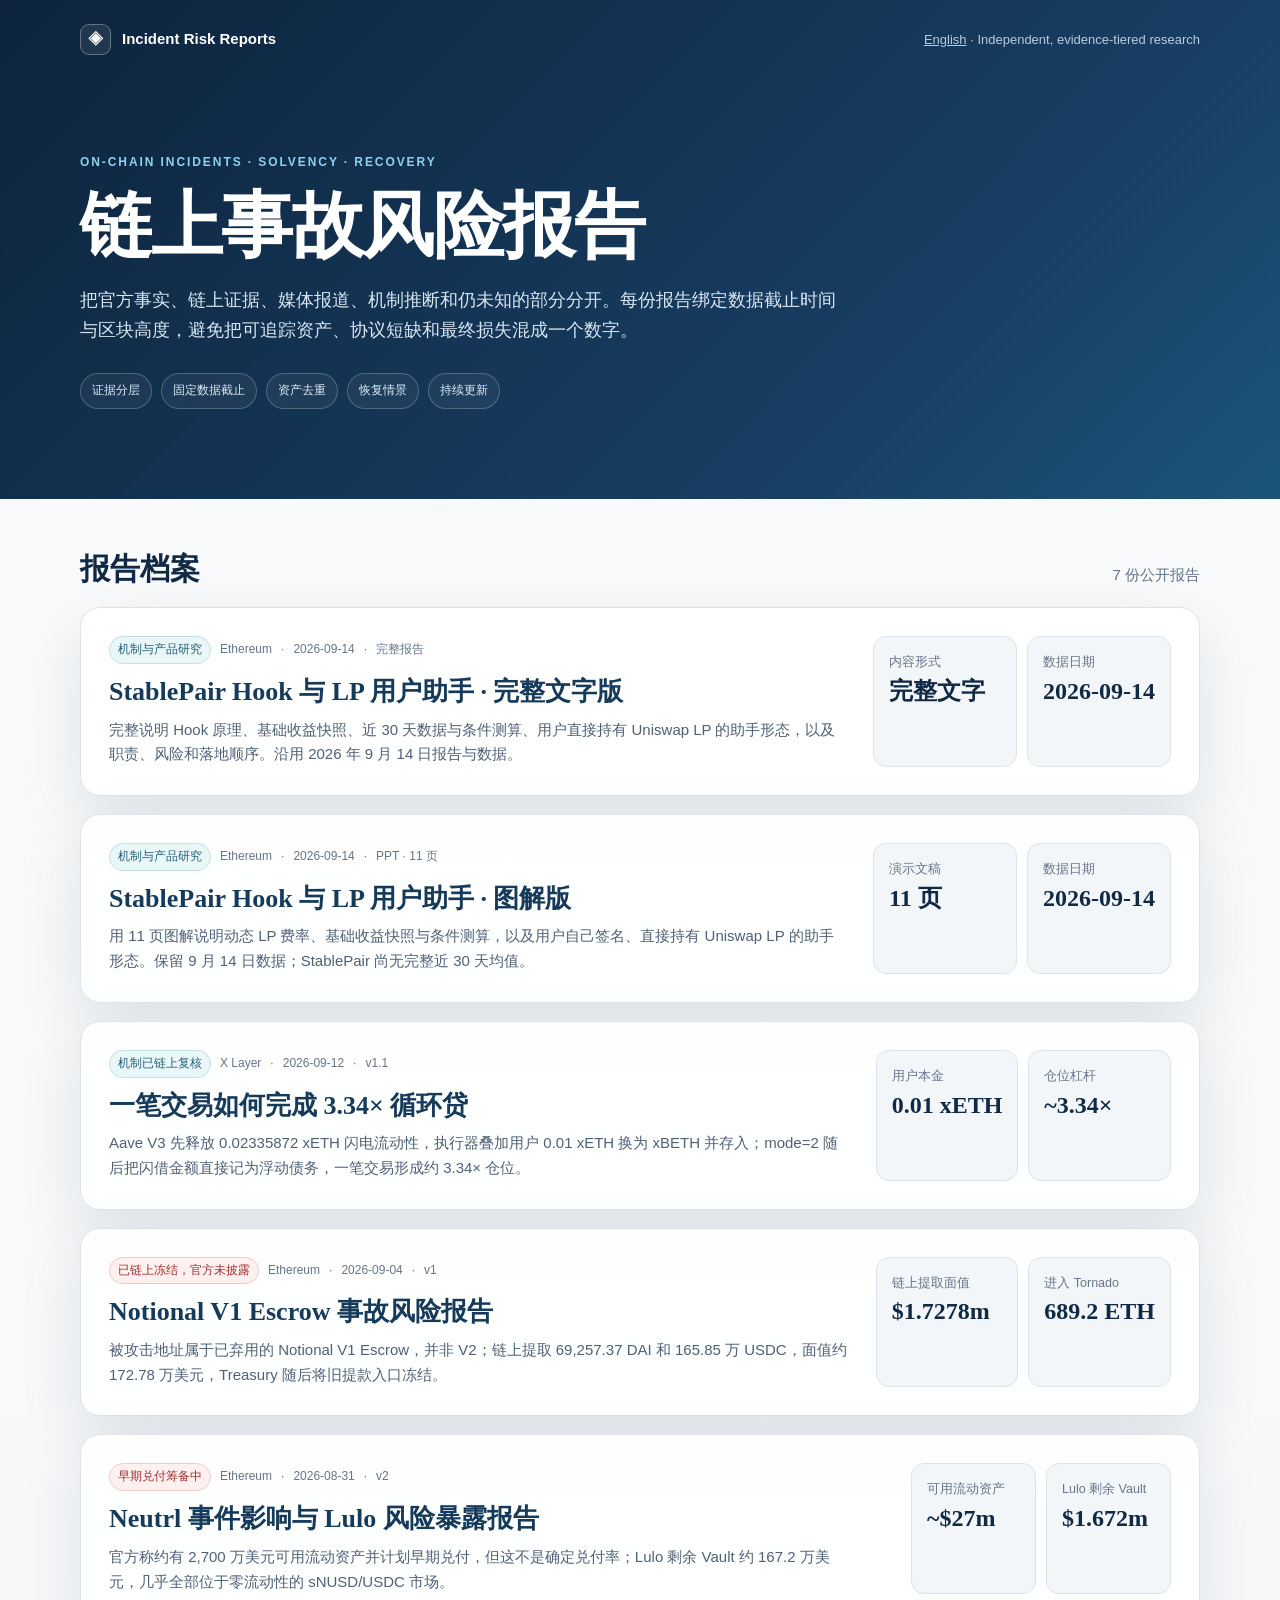
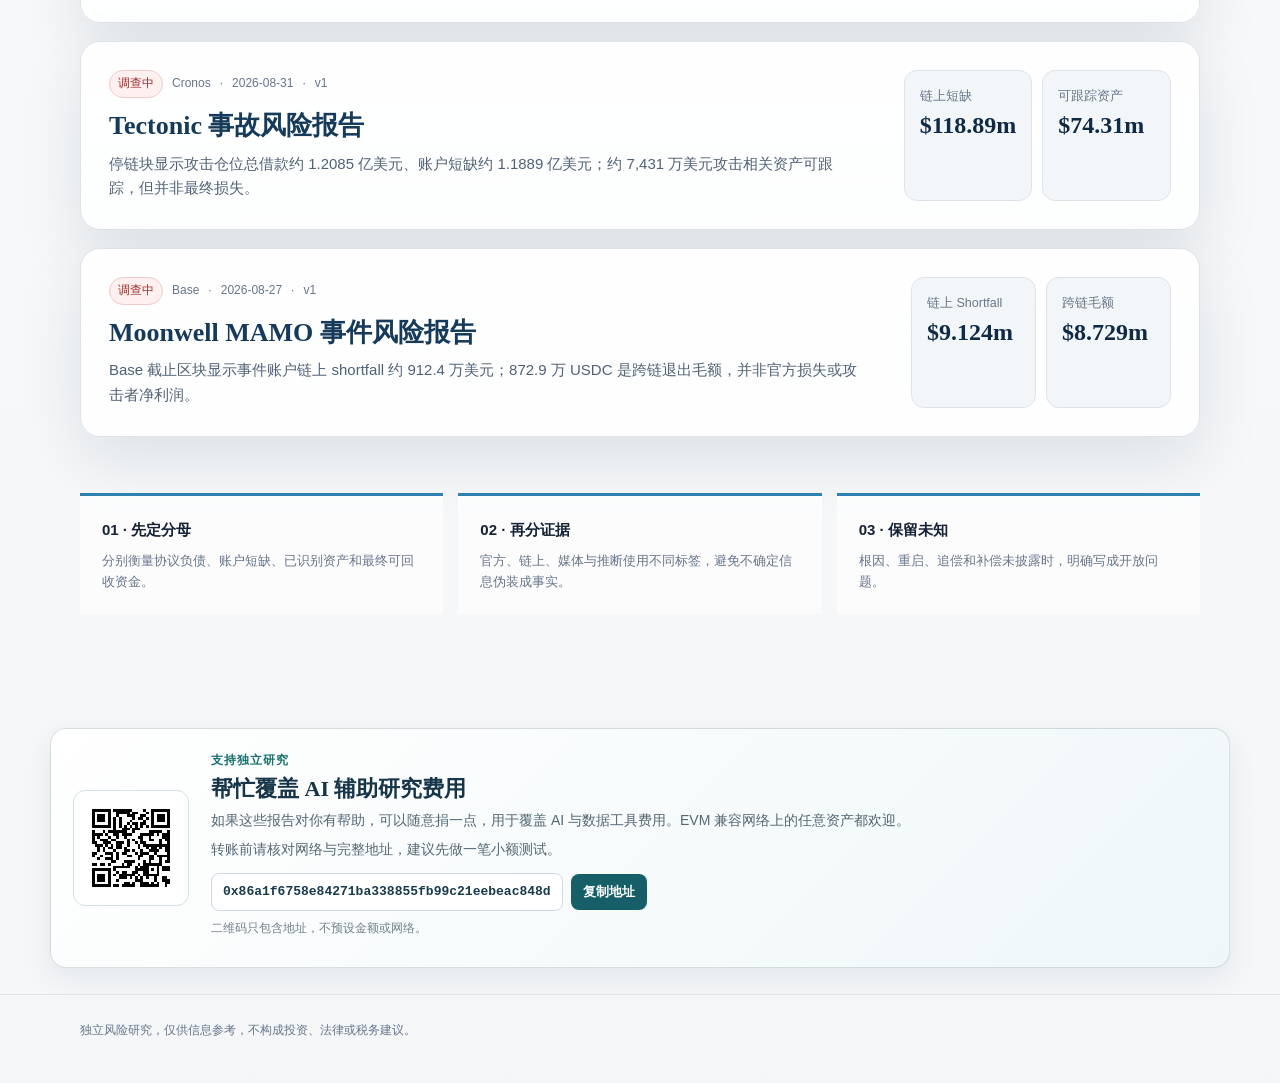
<file: index.html>
<!doctype html>
<html lang="zh-CN">
<head>
  <meta charset="utf-8">
  <meta name="viewport" content="width=device-width, initial-scale=1">
  <meta name="color-scheme" content="light">
  <title>链上事故风险报告</title>
  <meta name="description" content="面向 DeFi、稳定币与链上协议事故的证据分层风险报告。">
  <meta property="og:type" content="website">
  <meta property="og:title" content="链上事故风险报告">
  <meta property="og:description" content="官方事实、链上证据、机制推断和未知项分开呈现。">
  <meta property="og:url" content="https://sharpcx.github.io/incident-risk-reports/">
  <meta property="og:image" content="https://sharpcx.github.io/incident-risk-reports/assets/site-cover.png">
  <meta name="twitter:card" content="summary_large_image">
  <link rel="canonical" href="https://sharpcx.github.io/incident-risk-reports/">
  <link rel="alternate" hreflang="zh-CN" href="https://sharpcx.github.io/incident-risk-reports/">
  <link rel="alternate" hreflang="en" href="https://sharpcx.github.io/incident-risk-reports/en/">
  <link rel="alternate" hreflang="x-default" href="https://sharpcx.github.io/incident-risk-reports/">
  <link rel="icon" href="assets/site-icon.svg" type="image/svg+xml">
  <link rel="stylesheet" href="assets/site.css">
</head>
<body>
  <header class="hero">
    <nav class="wrap site-nav">
      <a class="brand" href="./"><span class="mark">◈</span><span>Incident Risk Reports</span></a>
      <span class="nav-note"><a href="en/" style="color:inherit">English</a> · Independent, evidence-tiered research</span>
    </nav>
    <div class="wrap hero-inner">
      <div class="eyebrow">On-chain incidents · solvency · recovery</div>
      <h1>链上事故风险报告</h1>
      <p class="hero-copy">把官方事实、链上证据、媒体报道、机制推断和仍未知的部分分开。每份报告绑定数据截止时间与区块高度，避免把可追踪资产、协议短缺和最终损失混成一个数字。</p>
      <div class="principles"><span>证据分层</span><span>固定数据截止</span><span>资产去重</span><span>恢复情景</span><span>持续更新</span></div>
    </div>
  </header>

  <main class="wrap">
    <div class="section-head">
      <h2>报告档案</h2>
      <p id="report-count">正在载入报告…</p>
    </div>
    <div class="report-list" id="report-list" aria-live="polite"></div>
    <noscript><p class="empty">请启用 JavaScript 查看报告索引，或直接打开 <a href="reports/tectonic-2026-08-30/">Tectonic 事故风险报告</a>。</p></noscript>

    <section class="method" aria-label="研究方法">
      <article><h3>01 · 先定分母</h3><p>分别衡量协议负债、账户短缺、已识别资产和最终可回收资金。</p></article>
      <article><h3>02 · 再分证据</h3><p>官方、链上、媒体与推断使用不同标签，避免不确定信息伪装成事实。</p></article>
      <article><h3>03 · 保留未知</h3><p>根因、重启、追偿和补偿未披露时，明确写成开放问题。</p></article>
    </section>
  </main>

  <footer><div class="wrap">独立风险研究，仅供信息参考，不构成投资、法律或税务建议。</div></footer>

  <script src="assets/donation.js"></script>
  <script>
    const list = document.querySelector('#report-list');
    const count = document.querySelector('#report-count');

    // GitHub Pages caches static JSON for up to ten minutes. A unique query
    // keeps newly published reports visible without requiring a hard refresh.
    fetch(`reports.json?v=${Date.now()}`, { cache: 'no-store' })
      .then(response => {
        if (!response.ok) throw new Error('报告清单读取失败');
        return response.json();
      })
      .then(reports => {
        reports.sort((a, b) => b.date.localeCompare(a.date));
        count.textContent = `${reports.length} 份公开报告`;
        list.innerHTML = reports.map(report => `
          <a class="report-card" href="${report.url}">
            <div>
              <div class="report-meta">
                <span class="pill ${report.severity}">${report.status}</span>
                <span>${report.chain}</span><span>·</span><span>${report.date}</span><span>·</span><span>${report.version}</span>
              </div>
              <h3>${report.title}</h3>
              <p class="summary">${report.summary}</p>
            </div>
            <div class="metrics">
              ${report.metrics.map(metric => `<div class="metric"><small>${metric.label}</small><b>${metric.value}</b></div>`).join('')}
            </div>
          </a>`).join('');
      })
      .catch(error => {
        count.textContent = '报告索引暂不可用';
        list.innerHTML = `<p class="empty">${error.message}。<a href="reports/tectonic-2026-08-30/">直接打开最新报告</a></p>`;
      });
  </script>
</body>
</html>
</file>
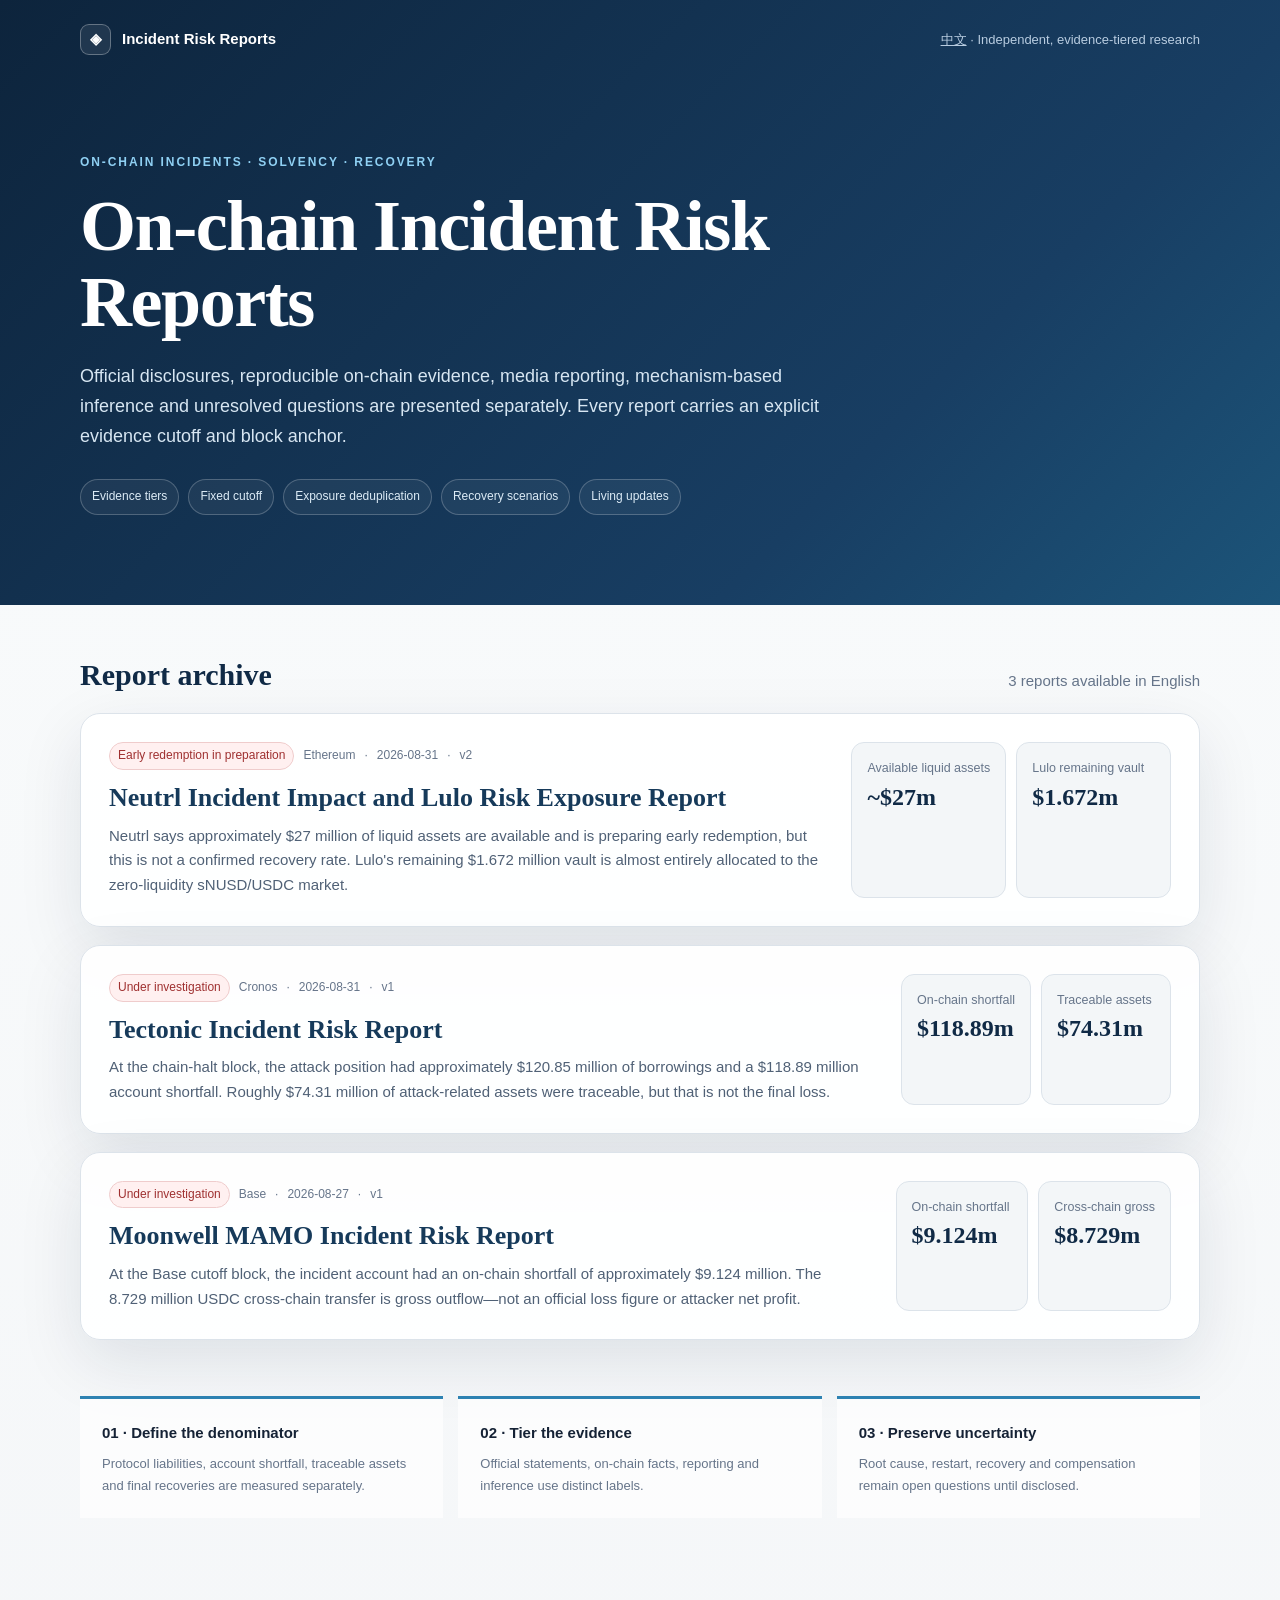
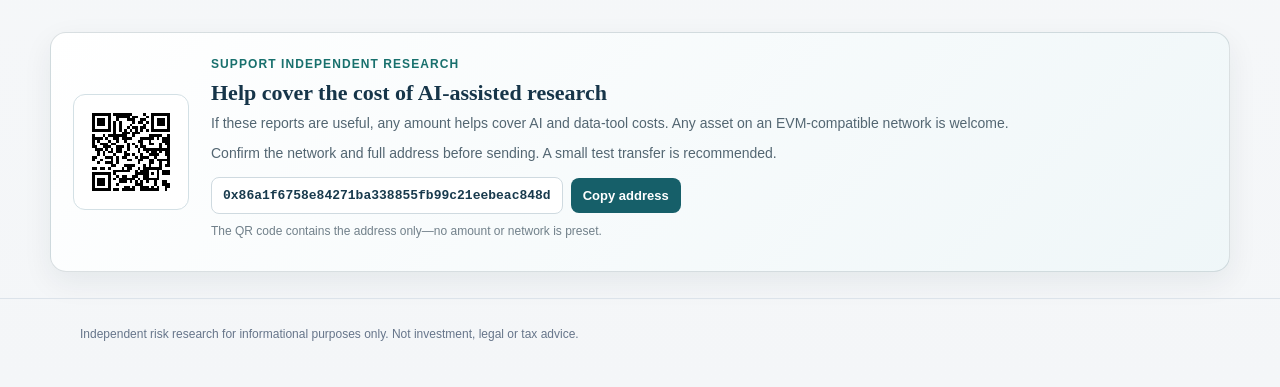
<file: en/index.html>
<!doctype html>
<html lang="en">
<head>
  <meta charset="utf-8">
  <meta name="viewport" content="width=device-width, initial-scale=1">
  <meta name="color-scheme" content="light">
  <title>On-chain Incident Risk Reports</title>
  <meta name="description" content="Evidence-tiered risk reports on DeFi, stablecoin and on-chain protocol incidents.">
  <meta property="og:type" content="website">
  <meta property="og:title" content="On-chain Incident Risk Reports">
  <meta property="og:description" content="Official facts, on-chain evidence, inference and unresolved questions—kept separate.">
  <meta property="og:url" content="https://sharpcx.github.io/incident-risk-reports/en/">
  <meta property="og:image" content="https://sharpcx.github.io/incident-risk-reports/assets/site-cover-en.png">
  <meta name="twitter:card" content="summary_large_image">
  <link rel="canonical" href="https://sharpcx.github.io/incident-risk-reports/en/">
  <link rel="alternate" hreflang="zh-CN" href="https://sharpcx.github.io/incident-risk-reports/">
  <link rel="alternate" hreflang="en" href="https://sharpcx.github.io/incident-risk-reports/en/">
  <link rel="alternate" hreflang="x-default" href="https://sharpcx.github.io/incident-risk-reports/">
  <link rel="icon" href="../assets/site-icon.svg" type="image/svg+xml">
  <link rel="stylesheet" href="../assets/site.css">
</head>
<body>
  <header class="hero">
    <nav class="wrap site-nav">
      <a class="brand" href="./"><span class="mark">◈</span><span>Incident Risk Reports</span></a>
      <span class="nav-note"><a href="../" style="color:inherit">中文</a> · Independent, evidence-tiered research</span>
    </nav>
    <div class="wrap hero-inner">
      <div class="eyebrow">On-chain incidents · solvency · recovery</div>
      <h1>On-chain Incident Risk Reports</h1>
      <p class="hero-copy">Official disclosures, reproducible on-chain evidence, media reporting, mechanism-based inference and unresolved questions are presented separately. Every report carries an explicit evidence cutoff and block anchor.</p>
      <div class="principles"><span>Evidence tiers</span><span>Fixed cutoff</span><span>Exposure deduplication</span><span>Recovery scenarios</span><span>Living updates</span></div>
    </div>
  </header>

  <main class="wrap">
    <div class="section-head">
      <h2>Report archive</h2>
      <p id="report-count">Loading reports…</p>
    </div>
    <div class="report-list" id="report-list" aria-live="polite"></div>

    <section class="method" aria-label="Research method">
      <article><h3>01 · Define the denominator</h3><p>Protocol liabilities, account shortfall, traceable assets and final recoveries are measured separately.</p></article>
      <article><h3>02 · Tier the evidence</h3><p>Official statements, on-chain facts, reporting and inference use distinct labels.</p></article>
      <article><h3>03 · Preserve uncertainty</h3><p>Root cause, restart, recovery and compensation remain open questions until disclosed.</p></article>
    </section>
  </main>

  <footer><div class="wrap">Independent risk research for informational purposes only. Not investment, legal or tax advice.</div></footer>

  <script src="../assets/donation.js"></script>
  <script>
    const list = document.querySelector('#report-list');
    const count = document.querySelector('#report-count');
    fetch(`../reports.json?v=${Date.now()}`, { cache: 'no-store' })
      .then(response => {
        if (!response.ok) throw new Error('Could not load the report archive');
        return response.json();
      })
      .then(reports => {
        reports = reports.filter(report => report.enUrl).sort((a, b) => b.date.localeCompare(a.date));
        count.textContent = `${reports.length} report${reports.length === 1 ? '' : 's'} available in English`;
        list.innerHTML = reports.map(report => `
          <a class="report-card" href="../${report.enUrl}">
            <div>
              <div class="report-meta">
                <span class="pill ${report.severity}">${report.statusEn || report.status}</span>
                <span>${report.chain}</span><span>·</span><span>${report.date}</span><span>·</span><span>${report.version}</span>
              </div>
              <h3>${report.titleEn || report.title}</h3>
              <p class="summary">${report.summaryEn || report.summary}</p>
            </div>
            <div class="metrics">
              ${(report.metricsEn || report.metrics).map(metric => `<div class="metric"><small>${metric.label}</small><b>${metric.value}</b></div>`).join('')}
            </div>
          </a>`).join('');
      })
      .catch(error => {
        count.textContent = 'Archive unavailable';
        list.innerHTML = `<p class="empty">${error.message}.</p>`;
      });
  </script>
</body>
</html>
</file>
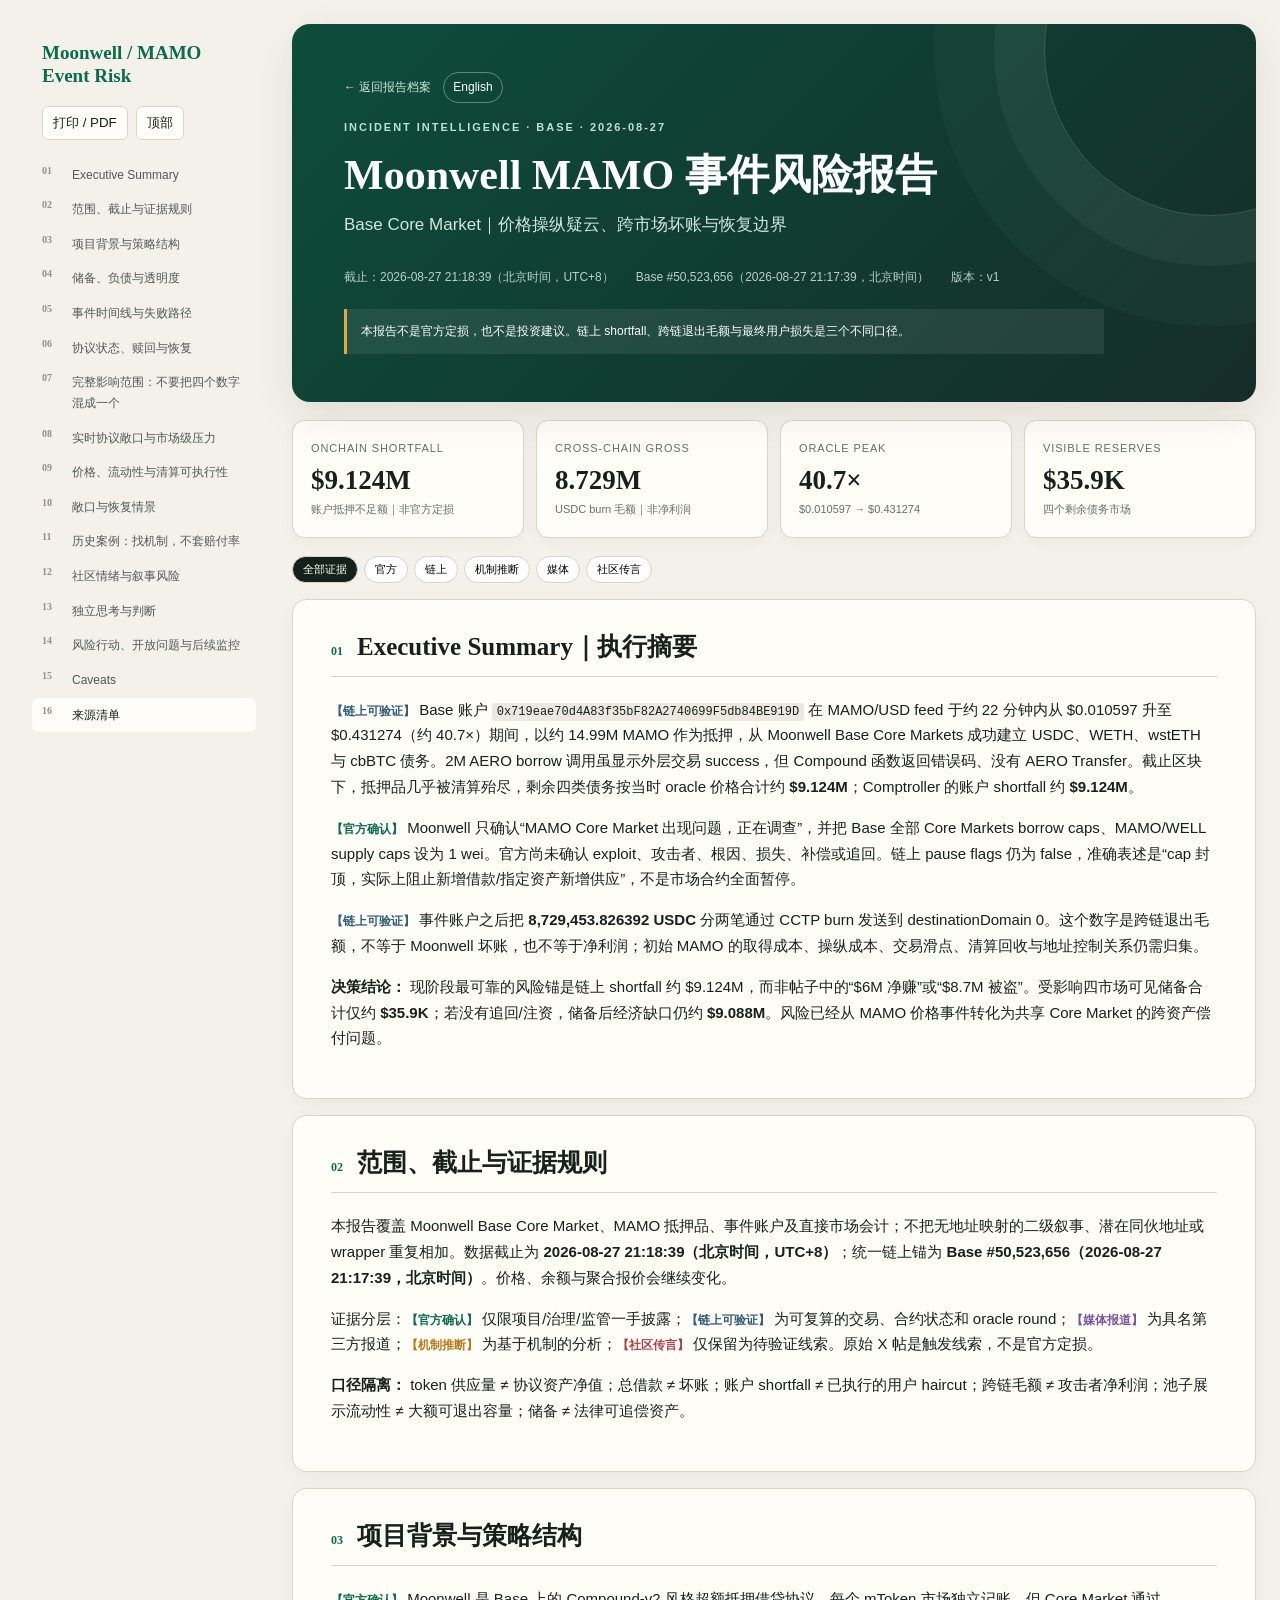
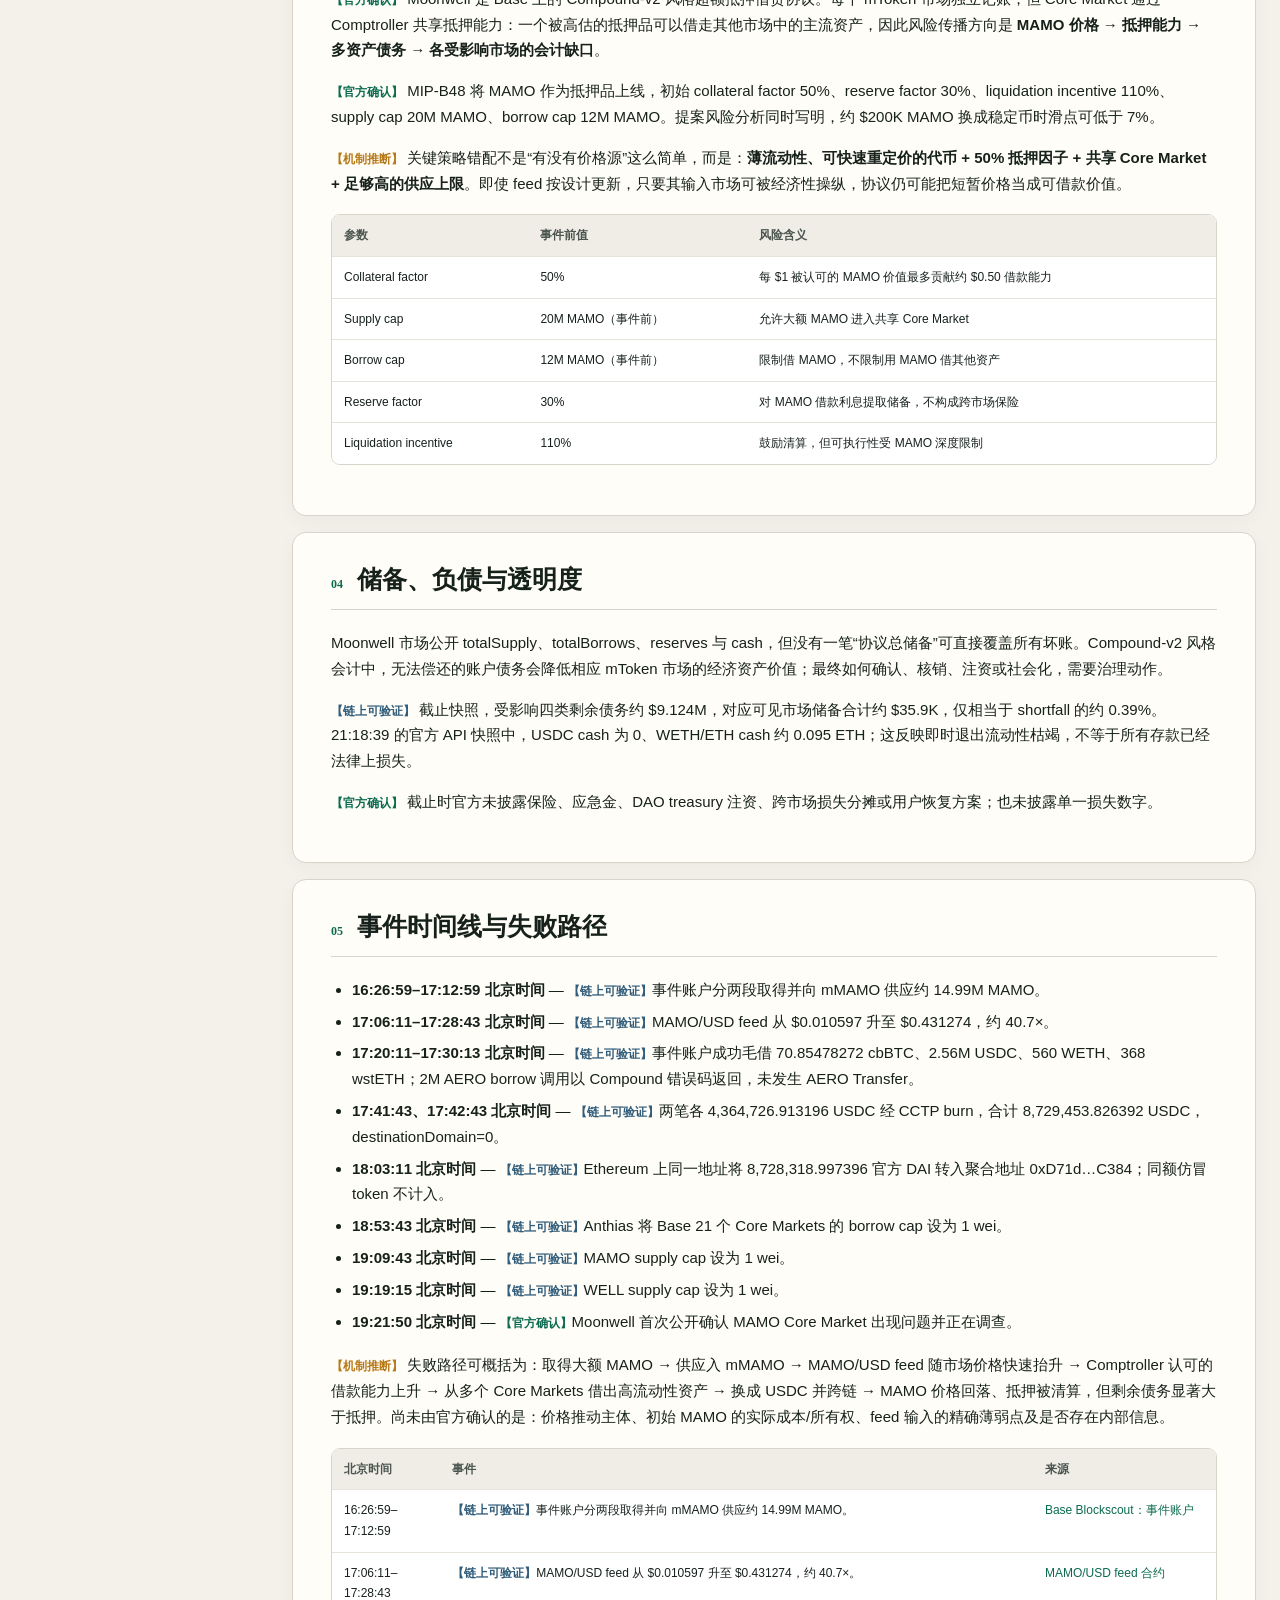
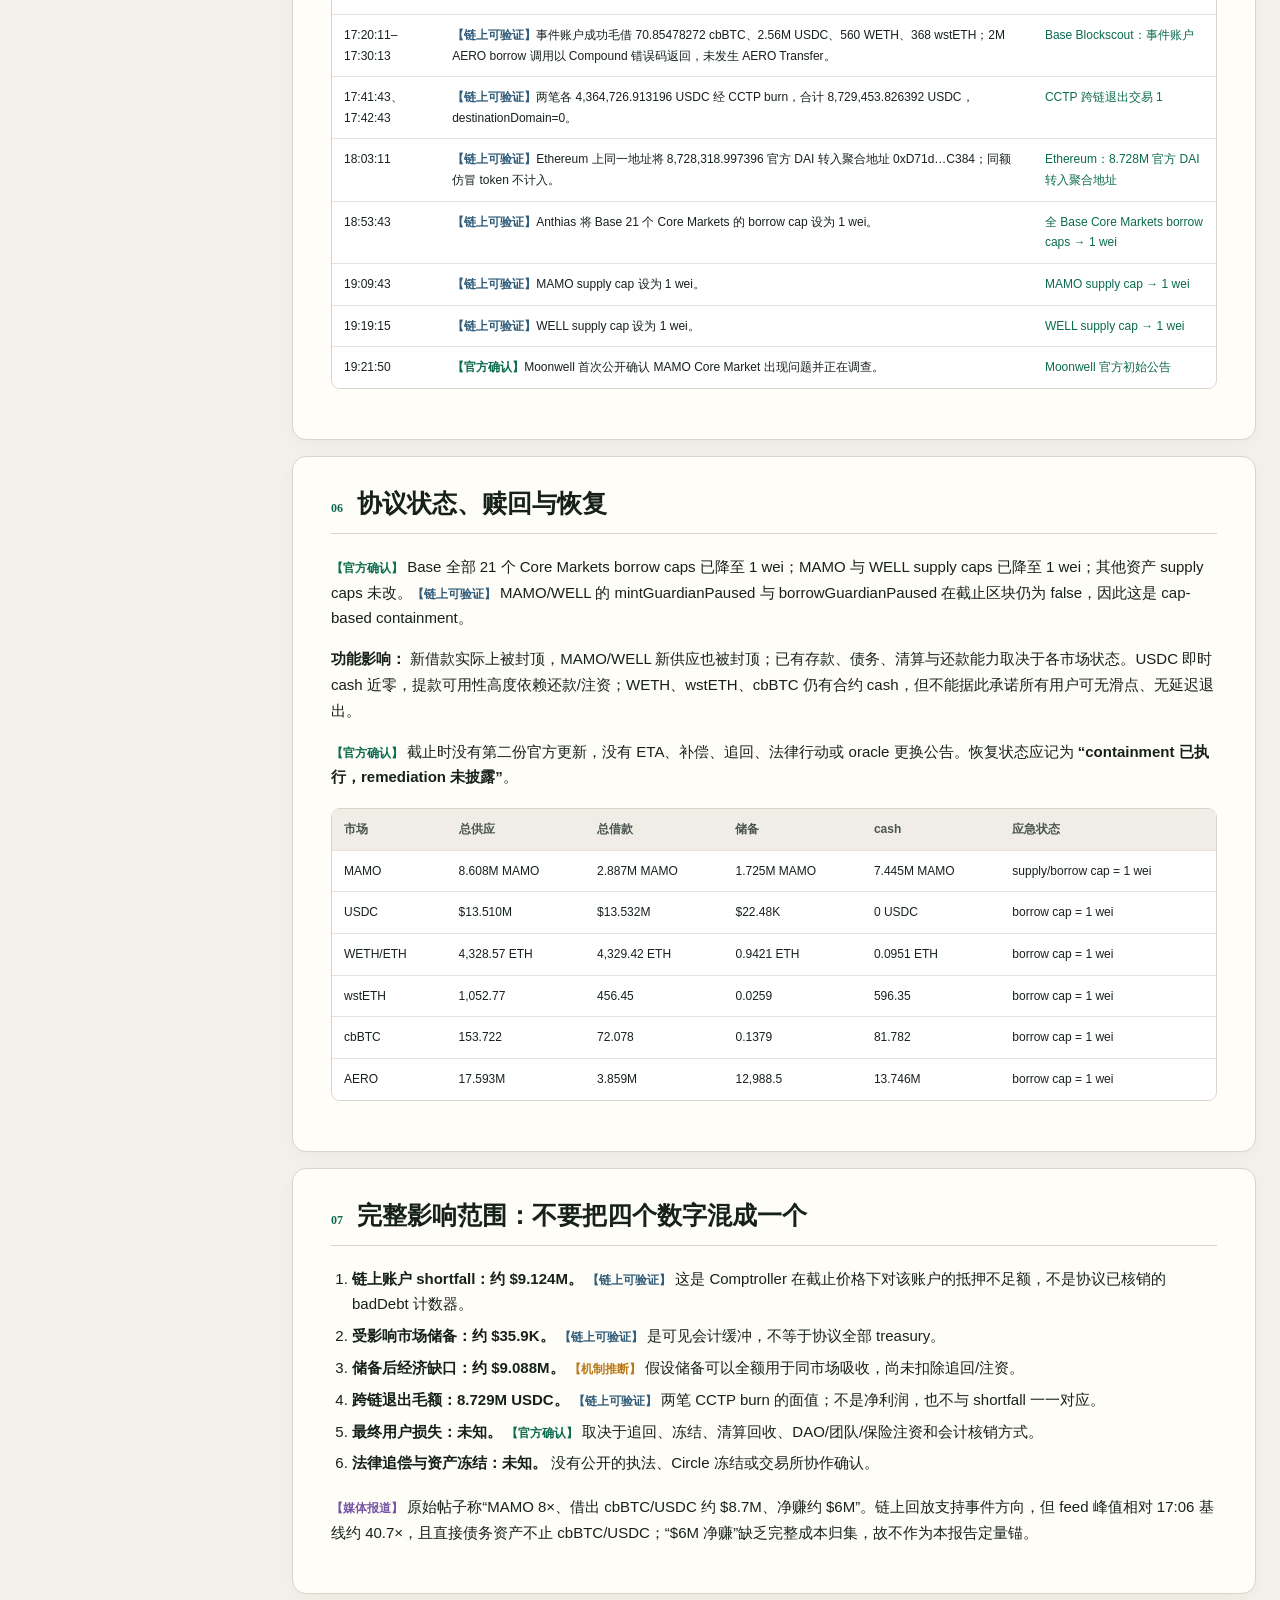
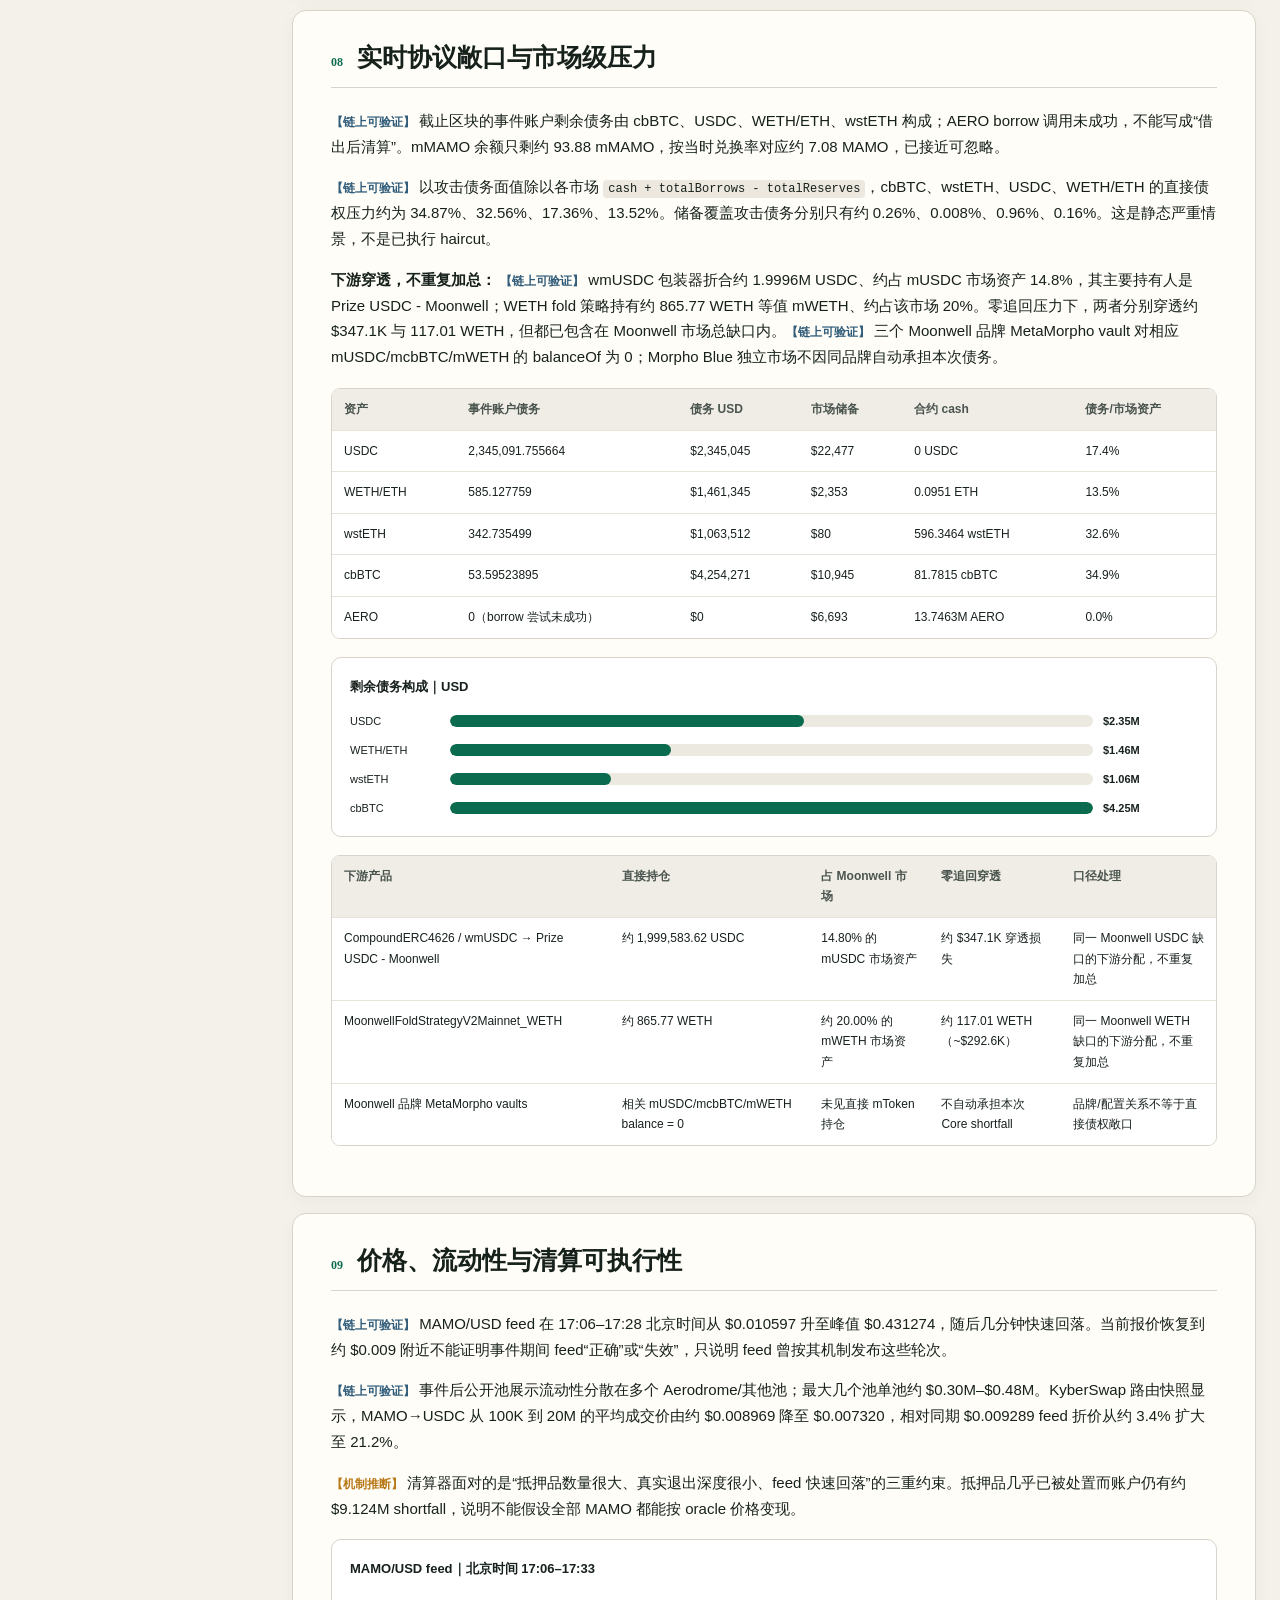
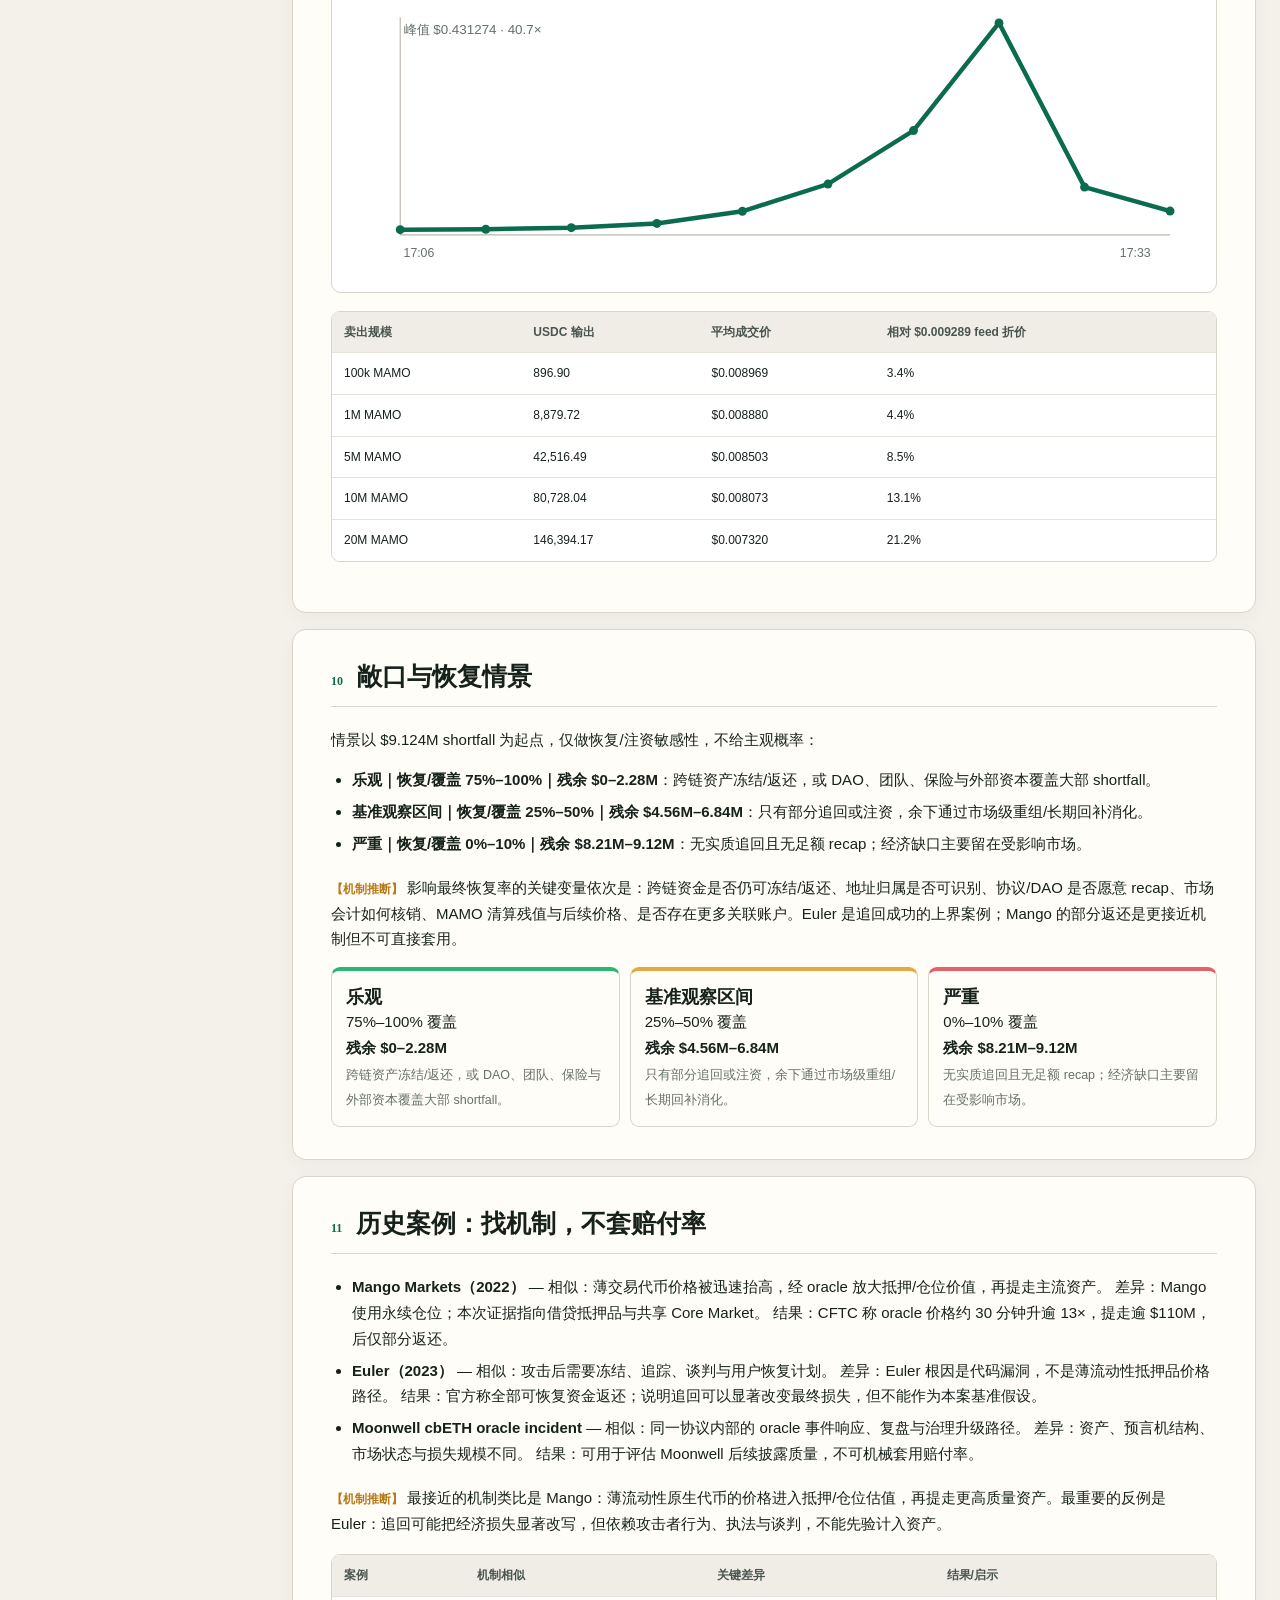
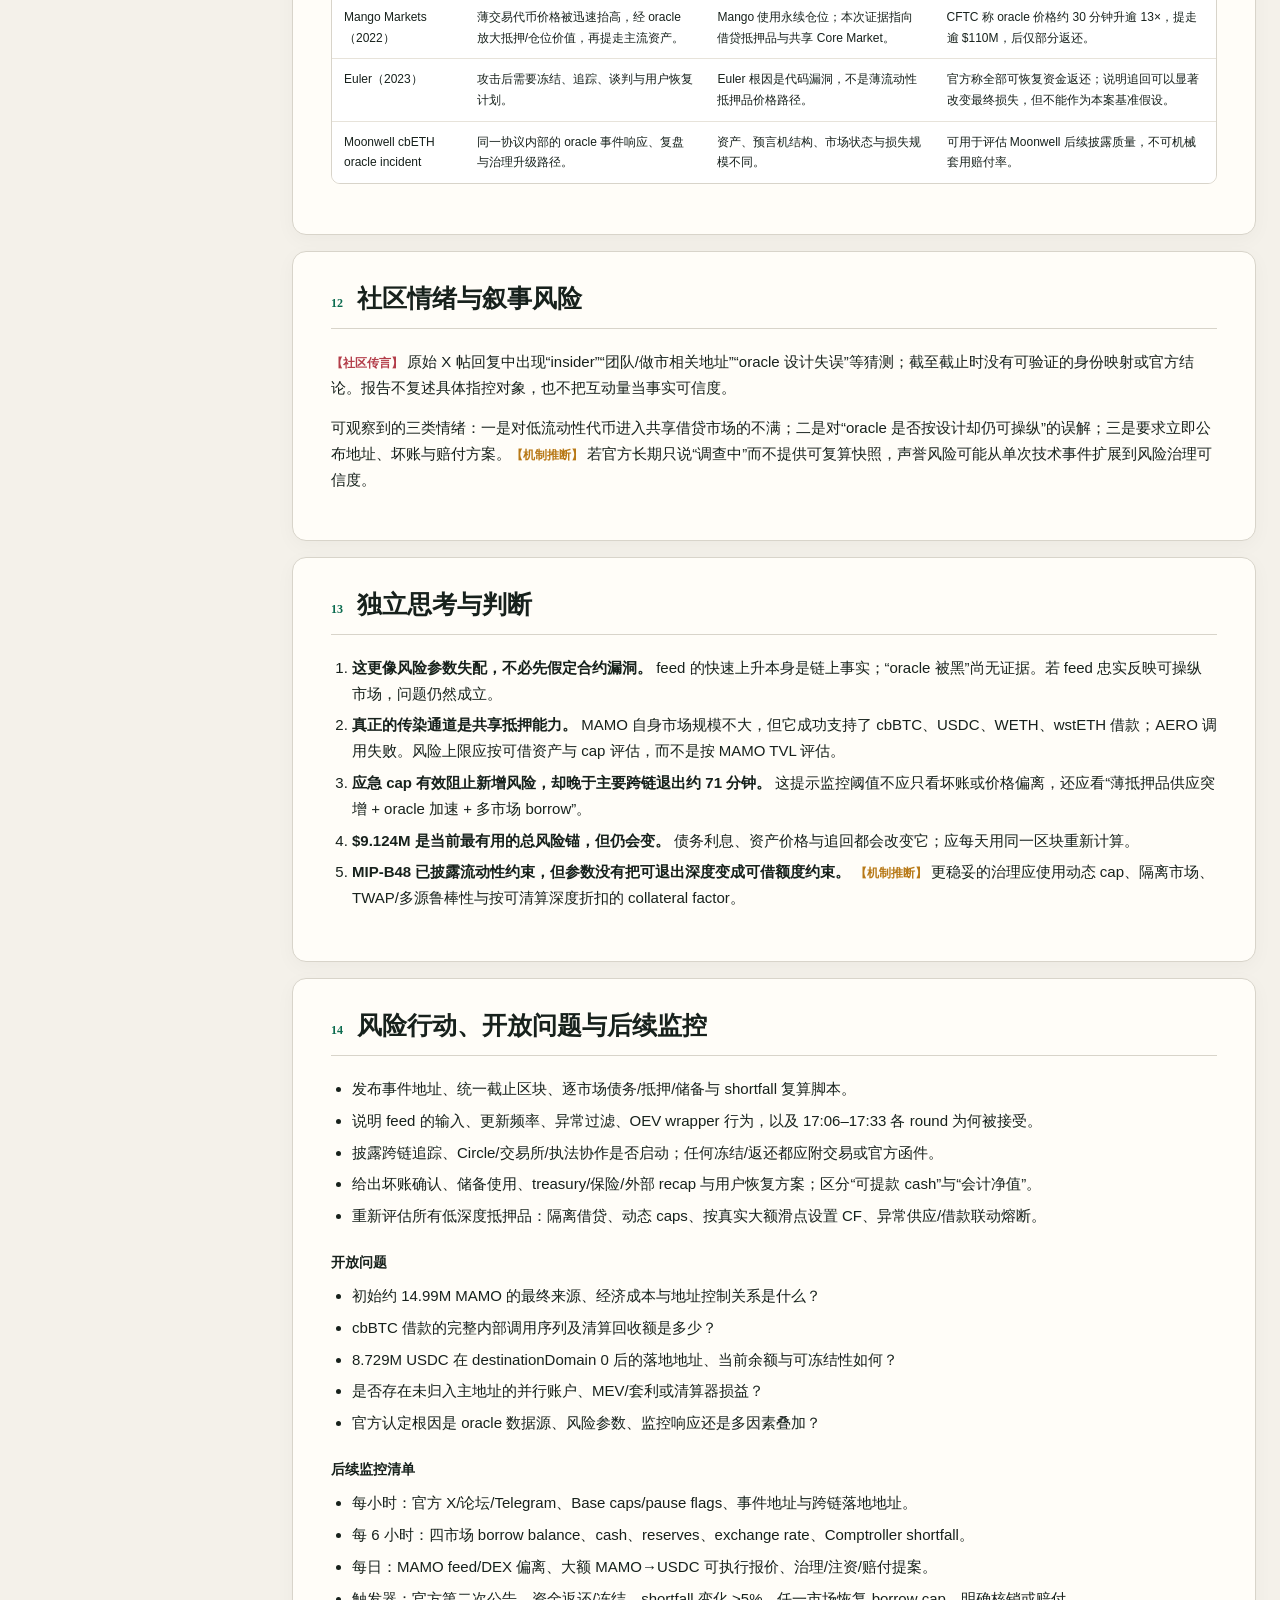
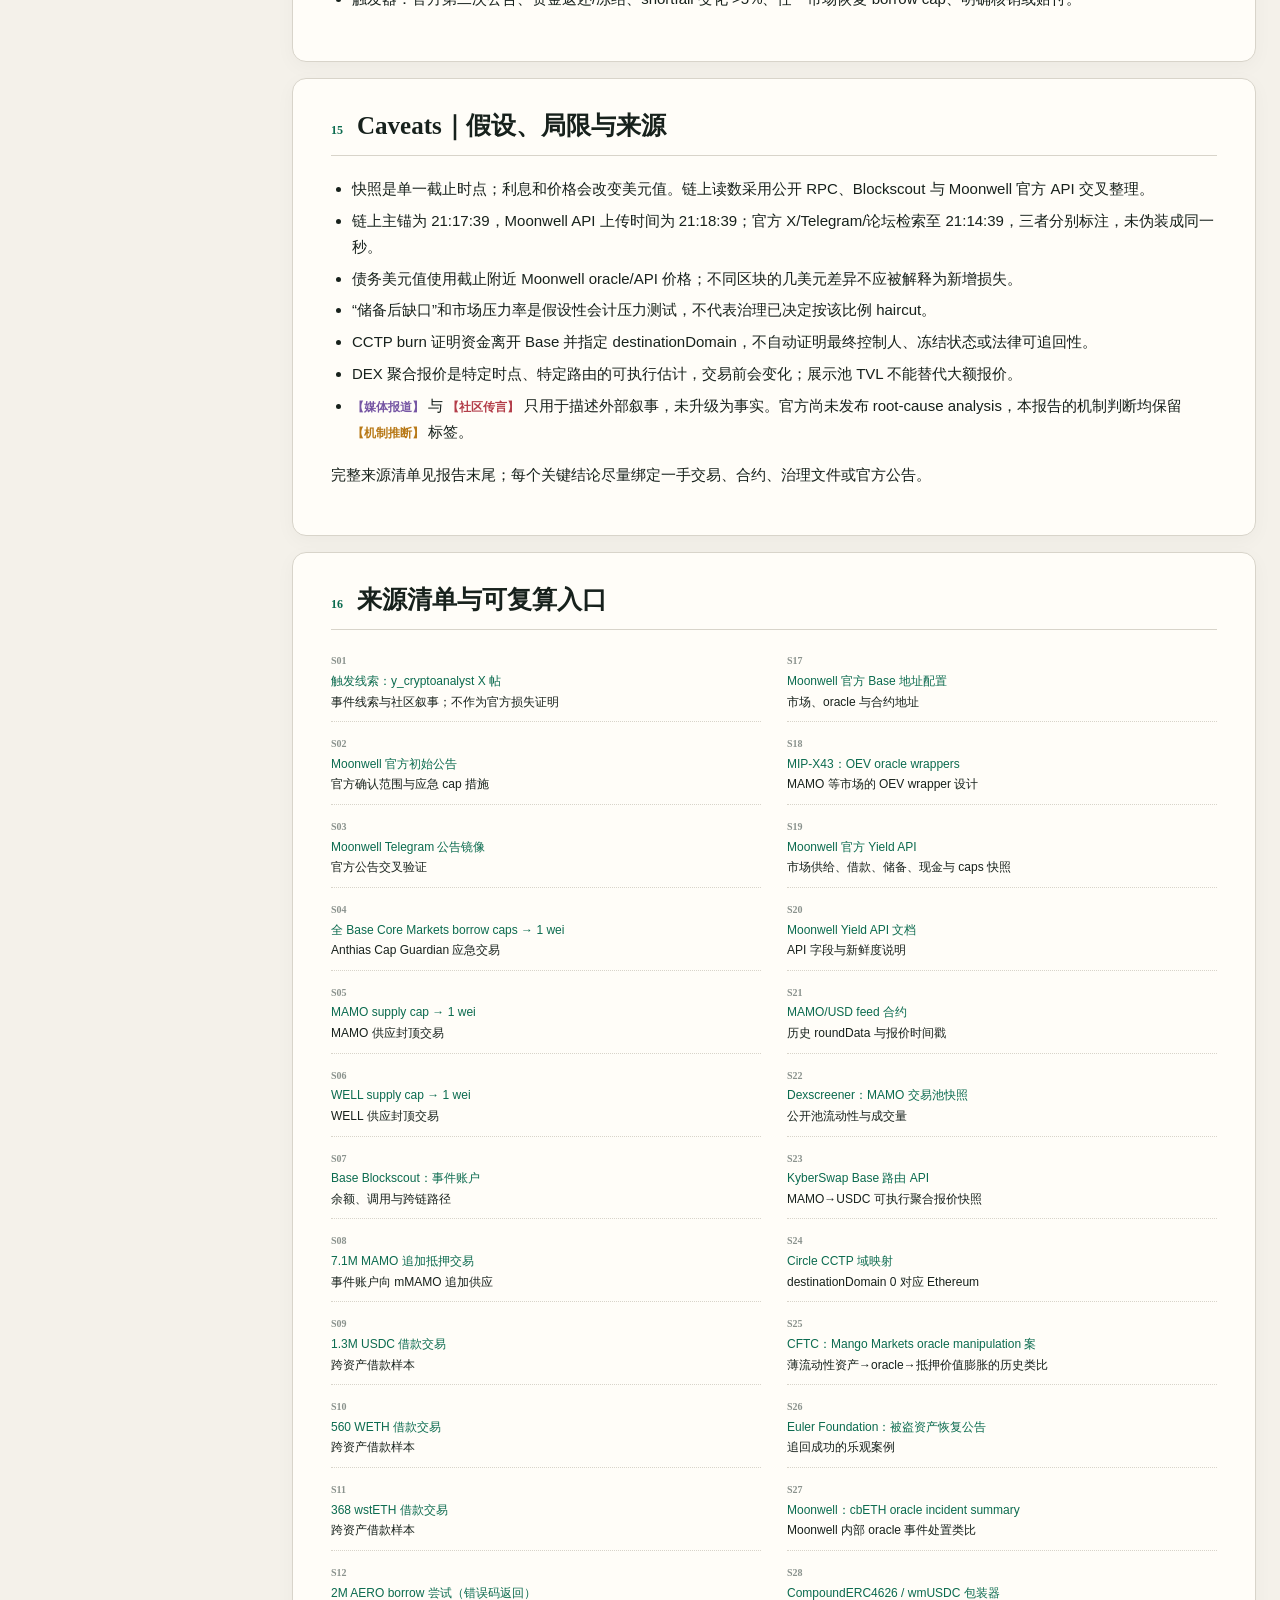
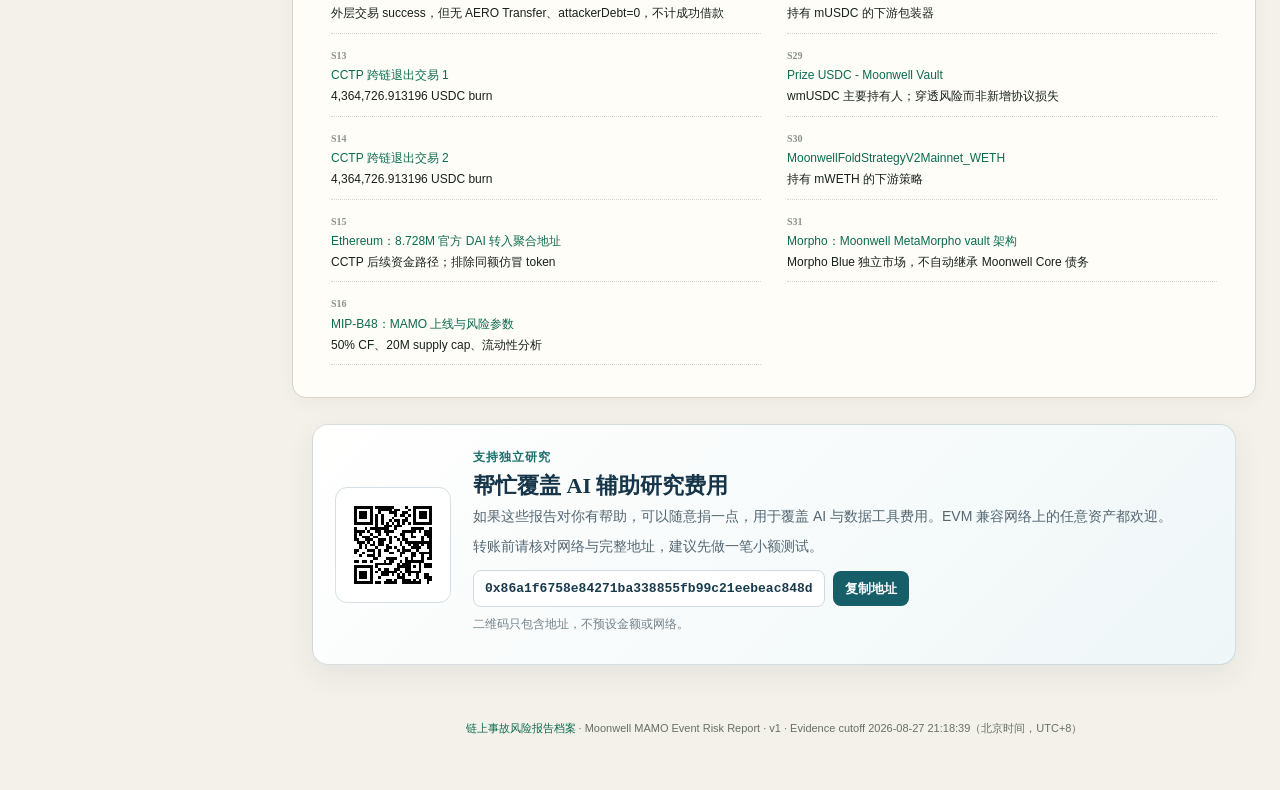
<file: reports/moonwell-mamo-2026-08-27/index.html>
<!doctype html>
<html lang="zh-CN"><head><meta charset="utf-8"><meta name="viewport" content="width=device-width,initial-scale=1">
<title>Moonwell MAMO 事件风险报告 v1 · 2026-08-27</title>
<meta name="description" content="Moonwell MAMO 事件的链上 shortfall、跨链退出毛额、市场储备与恢复情景分析。数据截止 2026-08-27。">
<meta property="og:type" content="article">
<meta property="og:title" content="Moonwell MAMO 事件风险报告">
<meta property="og:description" content="链上 shortfall 约 $9.124m；8.729m USDC 是跨链退出毛额，并非最终损失或净利润。">
<meta property="og:url" content="https://sharpcx.github.io/incident-risk-reports/reports/moonwell-mamo-2026-08-27/">
<meta property="og:image" content="https://sharpcx.github.io/incident-risk-reports/assets/moonwell-mamo-cover.png">
<meta property="article:published_time" content="2026-08-27T21:18:39+08:00">
<meta name="twitter:card" content="summary_large_image">
<link rel="canonical" href="https://sharpcx.github.io/incident-risk-reports/reports/moonwell-mamo-2026-08-27/">
  <link rel="alternate" hreflang="zh-CN" href="https://sharpcx.github.io/incident-risk-reports/reports/moonwell-mamo-2026-08-27/">
  <link rel="alternate" hreflang="en" href="https://sharpcx.github.io/incident-risk-reports/reports/moonwell-mamo-2026-08-27/en/">
  <link rel="alternate" hreflang="x-default" href="https://sharpcx.github.io/incident-risk-reports/reports/moonwell-mamo-2026-08-27/">
<link rel="icon" href="../../assets/site-icon.svg" type="image/svg+xml">
<style>
:root{--bg:#f4f1ea;--paper:#fffdf8;--ink:#17211c;--muted:#657069;--line:#d8d4ca;--green:#0b6b4f;--mint:#b9e4d2;--amber:#b87917;--red:#b33d49;--blue:#315d7a;--shadow:0 14px 40px rgba(28,37,31,.09)}
*{box-sizing:border-box}html{scroll-behavior:smooth}body{margin:0;background:var(--bg);color:var(--ink);font:15px/1.72 -apple-system,BlinkMacSystemFont,"Segoe UI","PingFang SC","Noto Sans CJK SC",sans-serif}a{color:var(--green);text-decoration:none}a:hover{text-decoration:underline}code{font:12px ui-monospace,SFMono-Regular,Menlo,monospace;background:#ece8df;padding:2px 5px;border-radius:4px;overflow-wrap:anywhere}.shell{display:grid;grid-template-columns:240px minmax(0,980px);gap:28px;max-width:1280px;margin:auto;padding:24px}.side{position:sticky;top:20px;height:calc(100vh - 40px);overflow:auto;padding:18px 8px}.brand{font:800 19px/1.2 Georgia,serif;margin:0 10px 18px;color:var(--green)}.side a{display:flex;gap:10px;color:#4e5b54;padding:7px 10px;border-radius:7px;font-size:12px}.side a:hover,.side a.active{background:var(--paper);color:var(--ink);text-decoration:none}.side a span{font:700 10px ui-monospace;color:#8b948e;min-width:20px}.tools{display:flex;gap:8px;margin:18px 10px}.tools button{border:1px solid var(--line);background:var(--paper);padding:7px 10px;border-radius:6px;cursor:pointer;color:var(--ink)}main{min-width:0}.hero{background:linear-gradient(135deg,#0d4d3b,#11392f 62%,#162d28);color:white;border-radius:18px;padding:48px 52px;margin-bottom:18px;box-shadow:var(--shadow);position:relative;overflow:hidden}.hero:after{content:"";position:absolute;width:330px;height:330px;border:1px solid rgba(185,228,210,.22);border-radius:50%;right:-120px;top:-140px;box-shadow:0 0 0 50px rgba(185,228,210,.05),0 0 0 110px rgba(185,228,210,.03)}.kicker{text-transform:uppercase;letter-spacing:.18em;font-size:11px;color:var(--mint);font-weight:700}.hero h1{font:700 42px/1.05 Georgia,"Noto Serif SC",serif;margin:16px 0 13px;max-width:700px}.hero .sub{font-size:17px;color:#d2e6dd;max-width:720px}.meta{display:flex;flex-wrap:wrap;gap:8px 22px;margin-top:28px;font-size:12px;color:#bbd0c7}.warning{margin-top:22px;padding:12px 14px;border-left:3px solid #e8a83e;background:rgba(255,255,255,.08);font-size:12px;max-width:760px}.cards{display:grid;grid-template-columns:repeat(4,1fr);gap:12px;margin:18px 0}.card{background:var(--paper);border:1px solid var(--line);border-radius:12px;padding:18px;box-shadow:0 4px 16px rgba(28,37,31,.04)}.card .label{font-size:11px;color:var(--muted);text-transform:uppercase;letter-spacing:.08em}.card .value{font:700 27px/1.1 Georgia,serif;margin:8px 0 4px}.card .note{font-size:11px;color:var(--muted)}section{scroll-margin-top:18px;background:var(--paper);border:1px solid var(--line);border-radius:14px;margin:16px 0;padding:32px 38px;box-shadow:0 5px 20px rgba(28,37,31,.035)}.section-head{display:flex;align-items:baseline;gap:14px;border-bottom:1px solid var(--line);padding-bottom:14px;margin-bottom:20px}.section-head+h3{display:none}.section-head .num{font:700 12px ui-monospace;color:var(--green)}h2{font:700 25px/1.2 Georgia,"Noto Serif SC",serif;margin:0}h3{font-size:14px;margin:21px 0 8px}p{margin:0 0 15px}ul,ol{padding-left:21px;margin:9px 0 18px}li{margin:6px 0}.ev{font-weight:700;font-size:12px;white-space:nowrap}.ev.官方{color:var(--green)}.ev.链上{color:var(--blue)}.ev.媒体{color:#7555a3}.ev.机制{color:var(--amber)}.ev.社区{color:var(--red)}.callout{background:#eef6f1;border-left:4px solid var(--green);padding:15px 17px;border-radius:6px;margin:16px 0}.table-wrap{overflow:auto;border:1px solid var(--line);border-radius:9px;margin:18px 0}table{border-collapse:collapse;width:100%;font-size:12px;background:white}th{background:#f0ede6;color:#4b554f;text-align:left;font-weight:700}th,td{padding:10px 12px;border-bottom:1px solid #e7e3da;vertical-align:top}tr:last-child td{border-bottom:0}.chart{border:1px solid var(--line);border-radius:10px;padding:18px;margin:18px 0;background:#fff}.chart-title{font-weight:700;font-size:13px;margin-bottom:14px}.bars{display:grid;gap:10px}.bar-row{display:grid;grid-template-columns:90px 1fr 95px;align-items:center;gap:10px;font-size:11px}.track{height:12px;background:#ece9e1;border-radius:999px;overflow:hidden}.fill{height:100%;border-radius:999px;background:var(--green)}.oracle-svg{width:100%;height:auto;display:block}.scenario-grid{display:grid;grid-template-columns:repeat(3,1fr);gap:10px}.scenario{border:1px solid var(--line);border-top:4px solid var(--c);border-radius:9px;padding:14px}.scenario b{display:block;font:700 18px Georgia,serif}.scenario small{color:var(--muted)}.sources{columns:2;column-gap:26px}.source{break-inside:avoid;margin:0 0 11px;padding-bottom:9px;border-bottom:1px dotted var(--line);font-size:12px}.source .sid{font:700 10px ui-monospace;color:#8a928d}.footer{color:var(--muted);font-size:11px;text-align:center;padding:28px}.filterbar{display:flex;gap:6px;flex-wrap:wrap;margin:0 0 14px}.filterbar button{border:1px solid var(--line);background:white;border-radius:999px;padding:5px 10px;font-size:11px;cursor:pointer}.filterbar button.on{background:var(--ink);color:white}.dim{opacity:.18;transition:opacity .2s}@media(max-width:900px){.shell{display:block;padding:12px}.side{position:relative;height:auto;padding:8px}.side nav{display:none}.hero{padding:34px 25px}.hero h1{font-size:34px}.cards{grid-template-columns:repeat(2,1fr)}section{padding:25px 21px}.sources{columns:1}.scenario-grid{grid-template-columns:1fr}}@media print{body{background:white}.shell{display:block;max-width:none;padding:0}.side,.tools,.filterbar{display:none}.hero,section,.card{box-shadow:none;break-inside:avoid}.hero{border-radius:0}.cards{grid-template-columns:repeat(4,1fr)}a{color:inherit}.sources{columns:2}}
</style></head><body>
<div class="shell"><aside class="side"><div class="brand">Moonwell / MAMO<br>Event Risk</div><div class="tools"><button onclick="window.print()">打印 / PDF</button><button id="topBtn">顶部</button></div><nav><a href="#executive"><span>01</span>Executive Summary</a><a href="#scope"><span>02</span>范围、截止与证据规则</a><a href="#background"><span>03</span>项目背景与策略结构</a><a href="#reserves"><span>04</span>储备、负债与透明度</a><a href="#timeline"><span>05</span>事件时间线与失败路径</a><a href="#status"><span>06</span>协议状态、赎回与恢复</a><a href="#impact"><span>07</span>完整影响范围：不要把四个数字混成一个</a><a href="#exposure"><span>08</span>实时协议敞口与市场级压力</a><a href="#liquidity"><span>09</span>价格、流动性与清算可执行性</a><a href="#scenarios"><span>10</span>敞口与恢复情景</a><a href="#historical"><span>11</span>历史案例：找机制，不套赔付率</a><a href="#sentiment"><span>12</span>社区情绪与叙事风险</a><a href="#thinking"><span>13</span>独立思考与判断</a><a href="#actions"><span>14</span>风险行动、开放问题与后续监控</a><a href="#caveats"><span>15</span>Caveats</a><a href="#sources"><span>16</span>来源清单</a></nav></aside><main>
<header class="hero"><a href="../../" style="display:inline-block;color:#c9e8dc;margin-bottom:20px;font-size:12px;position:relative;z-index:1">← 返回报告档案</a><a href="en/" style="display:inline-block;color:#fff;margin-left:12px;font-size:12px;border:1px solid rgba(255,255,255,.35);padding:4px 9px;border-radius:999px;position:relative;z-index:1">English</a><div class="kicker">Incident Intelligence · Base · 2026-08-27</div><h1>Moonwell MAMO 事件风险报告</h1><div class="sub">Base Core Market｜价格操纵疑云、跨市场坏账与恢复边界</div><div class="meta"><span>截止：2026-08-27 21:18:39（北京时间，UTC+8）</span><span>Base #50,523,656（2026-08-27 21:17:39，北京时间）</span><span>版本：v1</span></div><div class="warning">本报告不是官方定损，也不是投资建议。链上 shortfall、跨链退出毛额与最终用户损失是三个不同口径。</div></header>
<div class="cards"><div class="card"><div class="label">Onchain shortfall</div><div class="value">$9.124M</div><div class="note">账户抵押不足额｜非官方定损</div></div><div class="card"><div class="label">Cross-chain gross</div><div class="value">8.729M</div><div class="note">USDC burn 毛额｜非净利润</div></div><div class="card"><div class="label">Oracle peak</div><div class="value">40.7×</div><div class="note">$0.010597 → $0.431274</div></div><div class="card"><div class="label">Visible reserves</div><div class="value">$35.9K</div><div class="note">四个剩余债务市场</div></div></div>
<div class="filterbar"><button class="on" data-filter="all">全部证据</button><button data-filter="官方">官方</button><button data-filter="链上">链上</button><button data-filter="机制">机制推断</button><button data-filter="媒体">媒体</button><button data-filter="社区">社区传言</button></div>
<section id="executive"><div class="section-head"><span class="num">01</span><h2>Executive Summary｜执行摘要</h2></div><h3><strong>Executive Summary｜执行摘要</strong></h3><p><span class="ev 链上">【链上可验证】</span> Base 账户 <code>0x719eae70d4A83f35bF82A2740699F5db84BE919D</code> 在 MAMO/USD feed 于约 22 分钟内从 $0.010597 升至 $0.431274（约 40.7×）期间，以约 14.99M MAMO 作为抵押，从 Moonwell Base Core Markets 成功建立 USDC、WETH、wstETH 与 cbBTC 债务。2M AERO borrow 调用虽显示外层交易 success，但 Compound 函数返回错误码、没有 AERO Transfer。截止区块下，抵押品几乎被清算殆尽，剩余四类债务按当时 oracle 价格合计约 <strong>$9.124M</strong>；Comptroller 的账户 shortfall 约 <strong>$9.124M</strong>。</p><p><span class="ev 官方">【官方确认】</span> Moonwell 只确认“MAMO Core Market 出现问题，正在调查”，并把 Base 全部 Core Markets borrow caps、MAMO/WELL supply caps 设为 1 wei。官方尚未确认 exploit、攻击者、根因、损失、补偿或追回。链上 pause flags 仍为 false，准确表述是“cap 封顶，实际上阻止新增借款/指定资产新增供应”，不是市场合约全面暂停。</p><p><span class="ev 链上">【链上可验证】</span> 事件账户之后把 <strong>8,729,453.826392 USDC</strong> 分两笔通过 CCTP burn 发送到 destinationDomain 0。这个数字是跨链退出毛额，不等于 Moonwell 坏账，也不等于净利润；初始 MAMO 的取得成本、操纵成本、交易滑点、清算回收与地址控制关系仍需归集。</p><p><strong>决策结论：</strong> 现阶段最可靠的风险锚是链上 shortfall 约 $9.124M，而非帖子中的“$6M 净赚”或“$8.7M 被盗”。受影响四市场可见储备合计仅约 <strong>$35.9K</strong>；若没有追回/注资，储备后经济缺口仍约 <strong>$9.088M</strong>。风险已经从 MAMO 价格事件转化为共享 Core Market 的跨资产偿付问题。</p>







</section><section id="scope"><div class="section-head"><span class="num">02</span><h2>范围、截止与证据规则</h2></div><p>本报告覆盖 Moonwell Base Core Market、MAMO 抵押品、事件账户及直接市场会计；不把无地址映射的二级叙事、潜在同伙地址或 wrapper 重复相加。数据截止为 <strong>2026-08-27 21:18:39（北京时间，UTC+8）</strong>；统一链上锚为 <strong>Base #50,523,656（2026-08-27 21:17:39，北京时间）</strong>。价格、余额与聚合报价会继续变化。</p><p>证据分层：<span class="ev 官方">【官方确认】</span> 仅限项目/治理/监管一手披露；<span class="ev 链上">【链上可验证】</span> 为可复算的交易、合约状态和 oracle round；<span class="ev 媒体">【媒体报道】</span> 为具名第三方报道；<span class="ev 机制">【机制推断】</span> 为基于机制的分析；<span class="ev 社区">【社区传言】</span> 仅保留为待验证线索。原始 X 帖是触发线索，不是官方定损。</p><p><strong>口径隔离：</strong> token 供应量 ≠ 协议资产净值；总借款 ≠ 坏账；账户 shortfall ≠ 已执行的用户 haircut；跨链毛额 ≠ 攻击者净利润；池子展示流动性 ≠ 大额可退出容量；储备 ≠ 法律可追偿资产。</p>







</section><section id="background"><div class="section-head"><span class="num">03</span><h2>项目背景与策略结构</h2></div><h3><strong>项目背景与策略</strong></h3><p><span class="ev 官方">【官方确认】</span> Moonwell 是 Base 上的 Compound-v2 风格超额抵押借贷协议。每个 mToken 市场独立记账，但 Core Market 通过 Comptroller 共享抵押能力：一个被高估的抵押品可以借走其他市场中的主流资产，因此风险传播方向是 <strong>MAMO 价格 → 抵押能力 → 多资产债务 → 各受影响市场的会计缺口</strong>。</p><p><span class="ev 官方">【官方确认】</span> MIP-B48 将 MAMO 作为抵押品上线，初始 collateral factor 50%、reserve factor 30%、liquidation incentive 110%、supply cap 20M MAMO、borrow cap 12M MAMO。提案风险分析同时写明，约 $200K MAMO 换成稳定币时滑点可低于 7%。</p><p><span class="ev 机制">【机制推断】</span> 关键策略错配不是“有没有价格源”这么简单，而是：<strong>薄流动性、可快速重定价的代币 + 50% 抵押因子 + 共享 Core Market + 足够高的供应上限</strong>。即使 feed 按设计更新，只要其输入市场可被经济性操纵，协议仍可能把短暂价格当成可借款价值。</p>
<div class="table-wrap"><table><thead><tr><th>参数</th><th>事件前值</th><th>风险含义</th></tr></thead><tbody><tr><td>Collateral factor</td><td>50%</td><td>每 $1 被认可的 MAMO 价值最多贡献约 $0.50 借款能力</td></tr><tr><td>Supply cap</td><td>20M MAMO（事件前）</td><td>允许大额 MAMO 进入共享 Core Market</td></tr><tr><td>Borrow cap</td><td>12M MAMO（事件前）</td><td>限制借 MAMO，不限制用 MAMO 借其他资产</td></tr><tr><td>Reserve factor</td><td>30%</td><td>对 MAMO 借款利息提取储备，不构成跨市场保险</td></tr><tr><td>Liquidation incentive</td><td>110%</td><td>鼓励清算，但可执行性受 MAMO 深度限制</td></tr></tbody></table></div>






</section><section id="reserves"><div class="section-head"><span class="num">04</span><h2>储备、负债与透明度</h2></div><p>Moonwell 市场公开 totalSupply、totalBorrows、reserves 与 cash，但没有一笔“协议总储备”可直接覆盖所有坏账。Compound-v2 风格会计中，无法偿还的账户债务会降低相应 mToken 市场的经济资产价值；最终如何确认、核销、注资或社会化，需要治理动作。</p><p><span class="ev 链上">【链上可验证】</span> 截止快照，受影响四类剩余债务约 $9.124M，对应可见市场储备合计约 $35.9K，仅相当于 shortfall 的约 0.39%。21:18:39 的官方 API 快照中，USDC cash 为 0、WETH/ETH cash 约 0.095 ETH；这反映即时退出流动性枯竭，不等于所有存款已经法律上损失。</p><p><span class="ev 官方">【官方确认】</span> 截止时官方未披露保险、应急金、DAO treasury 注资、跨市场损失分摊或用户恢复方案；也未披露单一损失数字。</p>







</section><section id="timeline"><div class="section-head"><span class="num">05</span><h2>事件时间线与失败路径</h2></div><h3><strong>事件时间线与事件路径</strong></h3><ul><li><strong>16:26:59–17:12:59 北京时间</strong> — <span class="ev 链上">【链上可验证】</span>事件账户分两段取得并向 mMAMO 供应约 14.99M MAMO。</li><li><strong>17:06:11–17:28:43 北京时间</strong> — <span class="ev 链上">【链上可验证】</span>MAMO/USD feed 从 $0.010597 升至 $0.431274，约 40.7×。</li><li><strong>17:20:11–17:30:13 北京时间</strong> — <span class="ev 链上">【链上可验证】</span>事件账户成功毛借 70.85478272 cbBTC、2.56M USDC、560 WETH、368 wstETH；2M AERO borrow 调用以 Compound 错误码返回，未发生 AERO Transfer。</li><li><strong>17:41:43、17:42:43 北京时间</strong> — <span class="ev 链上">【链上可验证】</span>两笔各 4,364,726.913196 USDC 经 CCTP burn，合计 8,729,453.826392 USDC，destinationDomain=0。</li><li><strong>18:03:11 北京时间</strong> — <span class="ev 链上">【链上可验证】</span>Ethereum 上同一地址将 8,728,318.997396 官方 DAI 转入聚合地址 0xD71d…C384；同额仿冒 token 不计入。</li><li><strong>18:53:43 北京时间</strong> — <span class="ev 链上">【链上可验证】</span>Anthias 将 Base 21 个 Core Markets 的 borrow cap 设为 1 wei。</li><li><strong>19:09:43 北京时间</strong> — <span class="ev 链上">【链上可验证】</span>MAMO supply cap 设为 1 wei。</li><li><strong>19:19:15 北京时间</strong> — <span class="ev 链上">【链上可验证】</span>WELL supply cap 设为 1 wei。</li><li><strong>19:21:50 北京时间</strong> — <span class="ev 官方">【官方确认】</span>Moonwell 首次公开确认 MAMO Core Market 出现问题并正在调查。</li></ul><p><span class="ev 机制">【机制推断】</span> 失败路径可概括为：取得大额 MAMO → 供应入 mMAMO → MAMO/USD feed 随市场价格快速抬升 → Comptroller 认可的借款能力上升 → 从多个 Core Markets 借出高流动性资产 → 换成 USDC 并跨链 → MAMO 价格回落、抵押被清算，但剩余债务显著大于抵押。尚未由官方确认的是：价格推动主体、初始 MAMO 的实际成本/所有权、feed 输入的精确薄弱点及是否存在内部信息。</p>

<div class="table-wrap"><table><thead><tr><th>北京时间</th><th>事件</th><th>来源</th></tr></thead><tbody><tr><td>16:26:59–17:12:59</td><td><span class="ev 链上">【链上可验证】</span>事件账户分两段取得并向 mMAMO 供应约 14.99M MAMO。</td><td><a href="https://base.blockscout.com/address/0x719eae70d4A83f35bF82A2740699F5db84BE919D">Base Blockscout：事件账户</a></td></tr><tr><td>17:06:11–17:28:43</td><td><span class="ev 链上">【链上可验证】</span>MAMO/USD feed 从 $0.010597 升至 $0.431274，约 40.7×。</td><td><a href="https://base.blockscout.com/address/0xeF7541b388a77C1709a3d44BfBfC5c1ED3F0Ac94">MAMO/USD feed 合约</a></td></tr><tr><td>17:20:11–17:30:13</td><td><span class="ev 链上">【链上可验证】</span>事件账户成功毛借 70.85478272 cbBTC、2.56M USDC、560 WETH、368 wstETH；2M AERO borrow 调用以 Compound 错误码返回，未发生 AERO Transfer。</td><td><a href="https://base.blockscout.com/address/0x719eae70d4A83f35bF82A2740699F5db84BE919D">Base Blockscout：事件账户</a></td></tr><tr><td>17:41:43、17:42:43</td><td><span class="ev 链上">【链上可验证】</span>两笔各 4,364,726.913196 USDC 经 CCTP burn，合计 8,729,453.826392 USDC，destinationDomain=0。</td><td><a href="https://base.blockscout.com/tx/0x9cd2fbe0991a75a11fb9dbf241aca841e45b1878837bc1f049d6e608567f1dec">CCTP 跨链退出交易 1</a></td></tr><tr><td>18:03:11</td><td><span class="ev 链上">【链上可验证】</span>Ethereum 上同一地址将 8,728,318.997396 官方 DAI 转入聚合地址 0xD71d…C384；同额仿冒 token 不计入。</td><td><a href="https://eth.blockscout.com/tx/0x58399aaf393f7d2f0671240f404df88c66db594dad6801bac87f1658b4e4125d">Ethereum：8.728M 官方 DAI 转入聚合地址</a></td></tr><tr><td>18:53:43</td><td><span class="ev 链上">【链上可验证】</span>Anthias 将 Base 21 个 Core Markets 的 borrow cap 设为 1 wei。</td><td><a href="https://basescan.org/tx/0xffe1202cf5740041e521e3067227598a741e200ae4d8e681671f9124455b29b8">全 Base Core Markets borrow caps → 1 wei</a></td></tr><tr><td>19:09:43</td><td><span class="ev 链上">【链上可验证】</span>MAMO supply cap 设为 1 wei。</td><td><a href="https://basescan.org/tx/0x1ab625371f04b12f07128b2f0cc814571fad00d80b929f98b6eb1b37ac59a832">MAMO supply cap → 1 wei</a></td></tr><tr><td>19:19:15</td><td><span class="ev 链上">【链上可验证】</span>WELL supply cap 设为 1 wei。</td><td><a href="https://basescan.org/tx/0xc4d16c67575d4ce0d3938570d3bf895386dacc11fa78b839214189f2c5702c99">WELL supply cap → 1 wei</a></td></tr><tr><td>19:21:50</td><td><span class="ev 官方">【官方确认】</span>Moonwell 首次公开确认 MAMO Core Market 出现问题并正在调查。</td><td><a href="https://x.com/MoonwellDeFi/status/2092935617688805818">Moonwell 官方初始公告</a></td></tr></tbody></table></div>





</section><section id="status"><div class="section-head"><span class="num">06</span><h2>协议状态、赎回与恢复</h2></div><p><span class="ev 官方">【官方确认】</span> Base 全部 21 个 Core Markets borrow caps 已降至 1 wei；MAMO 与 WELL supply caps 已降至 1 wei；其他资产 supply caps 未改。<span class="ev 链上">【链上可验证】</span> MAMO/WELL 的 mintGuardianPaused 与 borrowGuardianPaused 在截止区块仍为 false，因此这是 cap-based containment。</p><p><strong>功能影响：</strong> 新借款实际上被封顶，MAMO/WELL 新供应也被封顶；已有存款、债务、清算与还款能力取决于各市场状态。USDC 即时 cash 近零，提款可用性高度依赖还款/注资；WETH、wstETH、cbBTC 仍有合约 cash，但不能据此承诺所有用户可无滑点、无延迟退出。</p><p><span class="ev 官方">【官方确认】</span> 截止时没有第二份官方更新，没有 ETA、补偿、追回、法律行动或 oracle 更换公告。恢复状态应记为 <strong>“containment 已执行，remediation 未披露”</strong>。</p>


<div class="table-wrap"><table><thead><tr><th>市场</th><th>总供应</th><th>总借款</th><th>储备</th><th>cash</th><th>应急状态</th></tr></thead><tbody><tr><td>MAMO</td><td>8.608M MAMO</td><td>2.887M MAMO</td><td>1.725M MAMO</td><td>7.445M MAMO</td><td>supply/borrow cap = 1 wei</td></tr><tr><td>USDC</td><td>$13.510M</td><td>$13.532M</td><td>$22.48K</td><td>0 USDC</td><td>borrow cap = 1 wei</td></tr><tr><td>WETH/ETH</td><td>4,328.57 ETH</td><td>4,329.42 ETH</td><td>0.9421 ETH</td><td>0.0951 ETH</td><td>borrow cap = 1 wei</td></tr><tr><td>wstETH</td><td>1,052.77</td><td>456.45</td><td>0.0259</td><td>596.35</td><td>borrow cap = 1 wei</td></tr><tr><td>cbBTC</td><td>153.722</td><td>72.078</td><td>0.1379</td><td>81.782</td><td>borrow cap = 1 wei</td></tr><tr><td>AERO</td><td>17.593M</td><td>3.859M</td><td>12,988.5</td><td>13.746M</td><td>borrow cap = 1 wei</td></tr></tbody></table></div>




</section><section id="impact"><div class="section-head"><span class="num">07</span><h2>完整影响范围：不要把四个数字混成一个</h2></div><h3><strong>完整影响范围</strong></h3><ol><li><strong>链上账户 shortfall：约 $9.124M。</strong> <span class="ev 链上">【链上可验证】</span> 这是 Comptroller 在截止价格下对该账户的抵押不足额，不是协议已核销的 badDebt 计数器。</li><li><strong>受影响市场储备：约 $35.9K。</strong> <span class="ev 链上">【链上可验证】</span> 是可见会计缓冲，不等于协议全部 treasury。</li><li><strong>储备后经济缺口：约 $9.088M。</strong> <span class="ev 机制">【机制推断】</span> 假设储备可以全额用于同市场吸收，尚未扣除追回/注资。</li><li><strong>跨链退出毛额：8.729M USDC。</strong> <span class="ev 链上">【链上可验证】</span> 两笔 CCTP burn 的面值；不是净利润，也不与 shortfall 一一对应。</li><li><strong>最终用户损失：未知。</strong> <span class="ev 官方">【官方确认】</span> 取决于追回、冻结、清算回收、DAO/团队/保险注资和会计核销方式。</li><li><strong>法律追偿与资产冻结：未知。</strong> 没有公开的执法、Circle 冻结或交易所协作确认。</li></ol><p><span class="ev 媒体">【媒体报道】</span> 原始帖子称“MAMO 8×、借出 cbBTC/USDC 约 $8.7M、净赚约 $6M”。链上回放支持事件方向，但 feed 峰值相对 17:06 基线约 40.7×，且直接债务资产不止 cbBTC/USDC；“$6M 净赚”缺乏完整成本归集，故不作为本报告定量锚。</p>







</section><section id="exposure"><div class="section-head"><span class="num">08</span><h2>实时协议敞口与市场级压力</h2></div><p><span class="ev 链上">【链上可验证】</span> 截止区块的事件账户剩余债务由 cbBTC、USDC、WETH/ETH、wstETH 构成；AERO borrow 调用未成功，不能写成“借出后清算”。mMAMO 余额只剩约 93.88 mMAMO，按当时兑换率对应约 7.08 MAMO，已接近可忽略。</p><p><span class="ev 链上">【链上可验证】</span> 以攻击债务面值除以各市场 <code>cash + totalBorrows - totalReserves</code>，cbBTC、wstETH、USDC、WETH/ETH 的直接债权压力约为 34.87%、32.56%、17.36%、13.52%。储备覆盖攻击债务分别只有约 0.26%、0.008%、0.96%、0.16%。这是静态严重情景，不是已执行 haircut。</p><p><strong>下游穿透，不重复加总：</strong> <span class="ev 链上">【链上可验证】</span> wmUSDC 包装器折合约 1.9996M USDC、约占 mUSDC 市场资产 14.8%，其主要持有人是 Prize USDC - Moonwell；WETH fold 策略持有约 865.77 WETH 等值 mWETH、约占该市场 20%。零追回压力下，两者分别穿透约 $347.1K 与 117.01 WETH，但都已包含在 Moonwell 市场总缺口内。<span class="ev 链上">【链上可验证】</span> 三个 Moonwell 品牌 MetaMorpho vault 对相应 mUSDC/mcbBTC/mWETH 的 balanceOf 为 0；Morpho Blue 独立市场不因同品牌自动承担本次债务。</p>



<div class="table-wrap"><table><thead><tr><th>资产</th><th>事件账户债务</th><th>债务 USD</th><th>市场储备</th><th>合约 cash</th><th>债务/市场资产</th></tr></thead><tbody><tr><td>USDC</td><td>2,345,091.755664</td><td>$2,345,045</td><td>$22,477</td><td>0 USDC</td><td>17.4%</td></tr><tr><td>WETH/ETH</td><td>585.127759</td><td>$1,461,345</td><td>$2,353</td><td>0.0951 ETH</td><td>13.5%</td></tr><tr><td>wstETH</td><td>342.735499</td><td>$1,063,512</td><td>$80</td><td>596.3464 wstETH</td><td>32.6%</td></tr><tr><td>cbBTC</td><td>53.59523895</td><td>$4,254,271</td><td>$10,945</td><td>81.7815 cbBTC</td><td>34.9%</td></tr><tr><td>AERO</td><td>0（borrow 尝试未成功）</td><td>$0</td><td>$6,693</td><td>13.7463M AERO</td><td>0.0%</td></tr></tbody></table></div><div class="chart"><div class="chart-title">剩余债务构成｜USD</div><div class="bars"><div class="bar-row"><span>USDC</span><div class="track"><div class="fill" style="width:55.12214788157802%"></div></div><b>$2.35M</b></div><div class="bar-row"><span>WETH/ETH</span><div class="track"><div class="fill" style="width:34.35007509759599%"></div></div><b>$1.46M</b></div><div class="bar-row"><span>wstETH</span><div class="track"><div class="fill" style="width:24.998684674663636%"></div></div><b>$1.06M</b></div><div class="bar-row"><span>cbBTC</span><div class="track"><div class="fill" style="width:100%"></div></div><b>$4.25M</b></div></div></div><div class="table-wrap"><table><thead><tr><th>下游产品</th><th>直接持仓</th><th>占 Moonwell 市场</th><th>零追回穿透</th><th>口径处理</th></tr></thead><tbody><tr><td>CompoundERC4626 / wmUSDC → Prize USDC - Moonwell</td><td>约 1,999,583.62 USDC</td><td>14.80% 的 mUSDC 市场资产</td><td>约 $347.1K 穿透损失</td><td>同一 Moonwell USDC 缺口的下游分配，不重复加总</td></tr><tr><td>MoonwellFoldStrategyV2Mainnet_WETH</td><td>约 865.77 WETH</td><td>约 20.00% 的 mWETH 市场资产</td><td>约 117.01 WETH（~$292.6K）</td><td>同一 Moonwell WETH 缺口的下游分配，不重复加总</td></tr><tr><td>Moonwell 品牌 MetaMorpho vaults</td><td>相关 mUSDC/mcbBTC/mWETH balance = 0</td><td>未见直接 mToken 持仓</td><td>不自动承担本次 Core shortfall</td><td>品牌/配置关系不等于直接债权敞口</td></tr></tbody></table></div>



</section><section id="liquidity"><div class="section-head"><span class="num">09</span><h2>价格、流动性与清算可执行性</h2></div><p><span class="ev 链上">【链上可验证】</span> MAMO/USD feed 在 17:06–17:28 北京时间从 $0.010597 升至峰值 $0.431274，随后几分钟快速回落。当前报价恢复到约 $0.009 附近不能证明事件期间 feed“正确”或“失效”，只说明 feed 曾按其机制发布这些轮次。</p><p><span class="ev 链上">【链上可验证】</span> 事件后公开池展示流动性分散在多个 Aerodrome/其他池；最大几个池单池约 $0.30M–$0.48M。KyberSwap 路由快照显示，MAMO→USDC 从 100K 到 20M 的平均成交价由约 $0.008969 降至 $0.007320，相对同期 $0.009289 feed 折价从约 3.4% 扩大至 21.2%。</p><p><span class="ev 机制">【机制推断】</span> 清算器面对的是“抵押品数量很大、真实退出深度很小、feed 快速回落”的三重约束。抵押品几乎已被处置而账户仍有约 $9.124M shortfall，说明不能假设全部 MAMO 都能按 oracle 价格变现。</p>




<div class="chart"><div class="chart-title">MAMO/USD feed｜北京时间 17:06–17:33</div><svg class="oracle-svg" viewBox="0 0 760 250" role="img" aria-label="MAMO oracle price chart"><line x1="45" y1="215" x2="735" y2="215" stroke="#bbb7ae"/><line x1="45" y1="20" x2="45" y2="215" stroke="#bbb7ae"/><polyline fill="none" stroke="#0b6b4f" stroke-width="4" points="45,210.33143262202236 121.66666666666667,209.92303760839724 198.33333333333334,208.53308478424708 275,204.74722335794098 351.6666666666667,193.88785456231116 428.33333333333337,169.45452368604128 505,121.49125637475215 581.6666666666667,25 658.3333333333334,172.13216757537435 735,193.62505875909918"/><circle cx="45" cy="210.33143262202236" r="4" fill="#0b6b4f"/><circle cx="121.66666666666667" cy="209.92303760839724" r="4" fill="#0b6b4f"/><circle cx="198.33333333333334" cy="208.53308478424708" r="4" fill="#0b6b4f"/><circle cx="275" cy="204.74722335794098" r="4" fill="#0b6b4f"/><circle cx="351.6666666666667" cy="193.88785456231116" r="4" fill="#0b6b4f"/><circle cx="428.33333333333337" cy="169.45452368604128" r="4" fill="#0b6b4f"/><circle cx="505" cy="121.49125637475215" r="4" fill="#0b6b4f"/><circle cx="581.6666666666667" cy="25" r="4" fill="#0b6b4f"/><circle cx="658.3333333333334" cy="172.13216757537435" r="4" fill="#0b6b4f"/><circle cx="735" cy="193.62505875909918" r="4" fill="#0b6b4f"/><text x="48" y="35" font-size="12" fill="#657069">峰值 $0.431274 · 40.7×</text><text x="48" y="235" font-size="11" fill="#657069">17:06</text><text x="690" y="235" font-size="11" fill="#657069">17:33</text></svg></div><div class="table-wrap"><table><thead><tr><th>卖出规模</th><th>USDC 输出</th><th>平均成交价</th><th>相对 $0.009289 feed 折价</th></tr></thead><tbody><tr><td>100k MAMO</td><td>896.90</td><td>$0.008969</td><td>3.4%</td></tr><tr><td>1M MAMO</td><td>8,879.72</td><td>$0.008880</td><td>4.4%</td></tr><tr><td>5M MAMO</td><td>42,516.49</td><td>$0.008503</td><td>8.5%</td></tr><tr><td>10M MAMO</td><td>80,728.04</td><td>$0.008073</td><td>13.1%</td></tr><tr><td>20M MAMO</td><td>146,394.17</td><td>$0.007320</td><td>21.2%</td></tr></tbody></table></div>


</section><section id="scenarios"><div class="section-head"><span class="num">10</span><h2>敞口与恢复情景</h2></div><p>情景以 $9.124M shortfall 为起点，仅做恢复/注资敏感性，不给主观概率：</p><ul><li><strong>乐观｜恢复/覆盖 75%–100%｜残余 $0–2.28M</strong>：跨链资产冻结/返还，或 DAO、团队、保险与外部资本覆盖大部 shortfall。</li><li><strong>基准观察区间｜恢复/覆盖 25%–50%｜残余 $4.56M–6.84M</strong>：只有部分追回或注资，余下通过市场级重组/长期回补消化。</li><li><strong>严重｜恢复/覆盖 0%–10%｜残余 $8.21M–9.12M</strong>：无实质追回且无足额 recap；经济缺口主要留在受影响市场。</li></ul><p><span class="ev 机制">【机制推断】</span> 影响最终恢复率的关键变量依次是：跨链资金是否仍可冻结/返还、地址归属是否可识别、协议/DAO 是否愿意 recap、市场会计如何核销、MAMO 清算残值与后续价格、是否存在更多关联账户。Euler 是追回成功的上界案例；Mango 的部分返还是更接近机制但不可直接套用。</p>





<div class="scenario-grid"><div class="scenario" style="--c:#2bb673"><b>乐观</b><div>75%–100% 覆盖</div><strong>残余 $0–2.28M</strong><br><small>跨链资产冻结/返还，或 DAO、团队、保险与外部资本覆盖大部 shortfall。</small></div><div class="scenario" style="--c:#e8a83e"><b>基准观察区间</b><div>25%–50% 覆盖</div><strong>残余 $4.56M–6.84M</strong><br><small>只有部分追回或注资，余下通过市场级重组/长期回补消化。</small></div><div class="scenario" style="--c:#e55f68"><b>严重</b><div>0%–10% 覆盖</div><strong>残余 $8.21M–9.12M</strong><br><small>无实质追回且无足额 recap；经济缺口主要留在受影响市场。</small></div></div>

</section><section id="historical"><div class="section-head"><span class="num">11</span><h2>历史案例：找机制，不套赔付率</h2></div><h3><strong>历史案例</strong></h3><ul><li><strong>Mango Markets（2022）</strong> — 相似：薄交易代币价格被迅速抬高，经 oracle 放大抵押/仓位价值，再提走主流资产。 差异：Mango 使用永续仓位；本次证据指向借贷抵押品与共享 Core Market。 结果：CFTC 称 oracle 价格约 30 分钟升逾 13×，提走逾 $110M，后仅部分返还。</li><li><strong>Euler（2023）</strong> — 相似：攻击后需要冻结、追踪、谈判与用户恢复计划。 差异：Euler 根因是代码漏洞，不是薄流动性抵押品价格路径。 结果：官方称全部可恢复资金返还；说明追回可以显著改变最终损失，但不能作为本案基准假设。</li><li><strong>Moonwell cbETH oracle incident</strong> — 相似：同一协议内部的 oracle 事件响应、复盘与治理升级路径。 差异：资产、预言机结构、市场状态与损失规模不同。 结果：可用于评估 Moonwell 后续披露质量，不可机械套用赔付率。</li></ul><p><span class="ev 机制">【机制推断】</span> 最接近的机制类比是 Mango：薄流动性原生代币的价格进入抵押/仓位估值，再提走更高质量资产。最重要的反例是 Euler：追回可能把经济损失显著改写，但依赖攻击者行为、执法与谈判，不能先验计入资产。</p>






<div class="table-wrap"><table><thead><tr><th>案例</th><th>机制相似</th><th>关键差异</th><th>结果/启示</th></tr></thead><tbody><tr><td>Mango Markets（2022）</td><td>薄交易代币价格被迅速抬高，经 oracle 放大抵押/仓位价值，再提走主流资产。</td><td>Mango 使用永续仓位；本次证据指向借贷抵押品与共享 Core Market。</td><td>CFTC 称 oracle 价格约 30 分钟升逾 13×，提走逾 $110M，后仅部分返还。</td></tr><tr><td>Euler（2023）</td><td>攻击后需要冻结、追踪、谈判与用户恢复计划。</td><td>Euler 根因是代码漏洞，不是薄流动性抵押品价格路径。</td><td>官方称全部可恢复资金返还；说明追回可以显著改变最终损失，但不能作为本案基准假设。</td></tr><tr><td>Moonwell cbETH oracle incident</td><td>同一协议内部的 oracle 事件响应、复盘与治理升级路径。</td><td>资产、预言机结构、市场状态与损失规模不同。</td><td>可用于评估 Moonwell 后续披露质量，不可机械套用赔付率。</td></tr></tbody></table></div>
</section><section id="sentiment"><div class="section-head"><span class="num">12</span><h2>社区情绪与叙事风险</h2></div><h3><strong>社区情绪</strong></h3><p><span class="ev 社区">【社区传言】</span> 原始 X 帖回复中出现“insider”“团队/做市相关地址”“oracle 设计失误”等猜测；截至截止时没有可验证的身份映射或官方结论。报告不复述具体指控对象，也不把互动量当事实可信度。</p><p>可观察到的三类情绪：一是对低流动性代币进入共享借贷市场的不满；二是对“oracle 是否按设计却仍可操纵”的误解；三是要求立即公布地址、坏账与赔付方案。<span class="ev 机制">【机制推断】</span> 若官方长期只说“调查中”而不提供可复算快照，声誉风险可能从单次技术事件扩展到风险治理可信度。</p>







</section><section id="thinking"><div class="section-head"><span class="num">13</span><h2>独立思考与判断</h2></div><h3><strong>独立思考与判断</strong></h3><ol><li><strong>这更像风险参数失配，不必先假定合约漏洞。</strong> feed 的快速上升本身是链上事实；“oracle 被黑”尚无证据。若 feed 忠实反映可操纵市场，问题仍然成立。</li><li><strong>真正的传染通道是共享抵押能力。</strong> MAMO 自身市场规模不大，但它成功支持了 cbBTC、USDC、WETH、wstETH 借款；AERO 调用失败。风险上限应按可借资产与 cap 评估，而不是按 MAMO TVL 评估。</li><li><strong>应急 cap 有效阻止新增风险，却晚于主要跨链退出约 71 分钟。</strong> 这提示监控阈值不应只看坏账或价格偏离，还应看“薄抵押品供应突增 + oracle 加速 + 多市场 borrow”。</li><li><strong>$9.124M 是当前最有用的总风险锚，但仍会变。</strong> 债务利息、资产价格与追回都会改变它；应每天用同一区块重新计算。</li><li><strong>MIP-B48 已披露流动性约束，但参数没有把可退出深度变成可借额度约束。</strong> <span class="ev 机制">【机制推断】</span> 更稳妥的治理应使用动态 cap、隔离市场、TWAP/多源鲁棒性与按可清算深度折扣的 collateral factor。</li></ol>







</section><section id="actions"><div class="section-head"><span class="num">14</span><h2>风险行动、开放问题与后续监控</h2></div><h3><strong>协议/治理优先级</strong></h3><ul><li>发布事件地址、统一截止区块、逐市场债务/抵押/储备与 shortfall 复算脚本。</li><li>说明 feed 的输入、更新频率、异常过滤、OEV wrapper 行为，以及 17:06–17:33 各 round 为何被接受。</li><li>披露跨链追踪、Circle/交易所/执法协作是否启动；任何冻结/返还都应附交易或官方函件。</li><li>给出坏账确认、储备使用、treasury/保险/外部 recap 与用户恢复方案；区分“可提款 cash”与“会计净值”。</li><li>重新评估所有低深度抵押品：隔离借贷、动态 caps、按真实大额滑点设置 CF、异常供应/借款联动熔断。</li></ul><h3><strong>开放问题</strong></h3><ul><li>初始约 14.99M MAMO 的最终来源、经济成本与地址控制关系是什么？</li><li>cbBTC 借款的完整内部调用序列及清算回收额是多少？</li><li>8.729M USDC 在 destinationDomain 0 后的落地地址、当前余额与可冻结性如何？</li><li>是否存在未归入主地址的并行账户、MEV/套利或清算器损益？</li><li>官方认定根因是 oracle 数据源、风险参数、监控响应还是多因素叠加？</li></ul><h3><strong>后续监控清单</strong></h3><ul><li>每小时：官方 X/论坛/Telegram、Base caps/pause flags、事件地址与跨链落地地址。</li><li>每 6 小时：四市场 borrow balance、cash、reserves、exchange rate、Comptroller shortfall。</li><li>每日：MAMO feed/DEX 偏离、大额 MAMO→USDC 可执行报价、治理/注资/赔付提案。</li><li>触发器：官方第二次公告、资金返还/冻结、shortfall 变化 &gt;5%、任一市场恢复 borrow cap、明确核销或赔付。</li></ul>







</section><section id="caveats"><div class="section-head"><span class="num">15</span><h2>Caveats｜假设、局限与来源</h2></div><ul><li>快照是单一截止时点；利息和价格会改变美元值。链上读数采用公开 RPC、Blockscout 与 Moonwell 官方 API 交叉整理。</li><li>链上主锚为 21:17:39，Moonwell API 上传时间为 21:18:39；官方 X/Telegram/论坛检索至 21:14:39，三者分别标注，未伪装成同一秒。</li><li>债务美元值使用截止附近 Moonwell oracle/API 价格；不同区块的几美元差异不应被解释为新增损失。</li><li>“储备后缺口”和市场压力率是假设性会计压力测试，不代表治理已决定按该比例 haircut。</li><li>CCTP burn 证明资金离开 Base 并指定 destinationDomain，不自动证明最终控制人、冻结状态或法律可追回性。</li><li>DEX 聚合报价是特定时点、特定路由的可执行估计，交易前会变化；展示池 TVL 不能替代大额报价。</li><li><span class="ev 媒体">【媒体报道】</span> 与 <span class="ev 社区">【社区传言】</span> 只用于描述外部叙事，未升级为事实。官方尚未发布 root-cause analysis，本报告的机制判断均保留 <span class="ev 机制">【机制推断】</span> 标签。</li></ul><p>完整来源清单见报告末尾；每个关键结论尽量绑定一手交易、合约、治理文件或官方公告。</p>







</section>
<section id="sources"><div class="section-head"><span class="num">16</span><h2>来源清单与可复算入口</h2></div><div class="sources"><div class="source"><span class="sid">S01</span><br><a href="https://x.com/y_cryptoanalyst/status/2092936783256584594" target="_blank" rel="noreferrer">触发线索：y_cryptoanalyst X 帖</a><br><span>事件线索与社区叙事；不作为官方损失证明</span></div><div class="source"><span class="sid">S02</span><br><a href="https://x.com/MoonwellDeFi/status/2092935617688805818" target="_blank" rel="noreferrer">Moonwell 官方初始公告</a><br><span>官方确认范围与应急 cap 措施</span></div><div class="source"><span class="sid">S03</span><br><a href="https://t.me/moonwellfi/1740" target="_blank" rel="noreferrer">Moonwell Telegram 公告镜像</a><br><span>官方公告交叉验证</span></div><div class="source"><span class="sid">S04</span><br><a href="https://basescan.org/tx/0xffe1202cf5740041e521e3067227598a741e200ae4d8e681671f9124455b29b8" target="_blank" rel="noreferrer">全 Base Core Markets borrow caps → 1 wei</a><br><span>Anthias Cap Guardian 应急交易</span></div><div class="source"><span class="sid">S05</span><br><a href="https://basescan.org/tx/0x1ab625371f04b12f07128b2f0cc814571fad00d80b929f98b6eb1b37ac59a832" target="_blank" rel="noreferrer">MAMO supply cap → 1 wei</a><br><span>MAMO 供应封顶交易</span></div><div class="source"><span class="sid">S06</span><br><a href="https://basescan.org/tx/0xc4d16c67575d4ce0d3938570d3bf895386dacc11fa78b839214189f2c5702c99" target="_blank" rel="noreferrer">WELL supply cap → 1 wei</a><br><span>WELL 供应封顶交易</span></div><div class="source"><span class="sid">S07</span><br><a href="https://base.blockscout.com/address/0x719eae70d4A83f35bF82A2740699F5db84BE919D" target="_blank" rel="noreferrer">Base Blockscout：事件账户</a><br><span>余额、调用与跨链路径</span></div><div class="source"><span class="sid">S08</span><br><a href="https://base.blockscout.com/tx/0x4cf9f1a10b416729fc55f264534efd170d2763cb114d6fa93d7023296b38cb55" target="_blank" rel="noreferrer">7.1M MAMO 追加抵押交易</a><br><span>事件账户向 mMAMO 追加供应</span></div><div class="source"><span class="sid">S09</span><br><a href="https://base.blockscout.com/tx/0x8d3b9074eb4a7946eddf4e8bd0ffa3ae7fa1fdcf60cdd6b1c5a7ac52705186b" target="_blank" rel="noreferrer">1.3M USDC 借款交易</a><br><span>跨资产借款样本</span></div><div class="source"><span class="sid">S10</span><br><a href="https://base.blockscout.com/tx/0x7043f55bdcf70ea2980c8729299a022e842a9a6b8622e1c5a7ac527051800f02" target="_blank" rel="noreferrer">560 WETH 借款交易</a><br><span>跨资产借款样本</span></div><div class="source"><span class="sid">S11</span><br><a href="https://base.blockscout.com/tx/0x2d1c356e8e77f9b5df9589381a1ff6f63153148710a113ccd8da1174870b23d7" target="_blank" rel="noreferrer">368 wstETH 借款交易</a><br><span>跨资产借款样本</span></div><div class="source"><span class="sid">S12</span><br><a href="https://base.blockscout.com/tx/0x8a6181194b5dcb138df735ac363b0b4a3b58ac8e4530130e0b748f929d9ad21f" target="_blank" rel="noreferrer">2M AERO borrow 尝试（错误码返回）</a><br><span>外层交易 success，但无 AERO Transfer、attackerDebt=0，不计成功借款</span></div><div class="source"><span class="sid">S13</span><br><a href="https://base.blockscout.com/tx/0x9cd2fbe0991a75a11fb9dbf241aca841e45b1878837bc1f049d6e608567f1dec" target="_blank" rel="noreferrer">CCTP 跨链退出交易 1</a><br><span>4,364,726.913196 USDC burn</span></div><div class="source"><span class="sid">S14</span><br><a href="https://base.blockscout.com/tx/0xfcb2ff810dd3ce09577ebd34c4c6a3b3798396221483bacf1ddd137e40ecac03" target="_blank" rel="noreferrer">CCTP 跨链退出交易 2</a><br><span>4,364,726.913196 USDC burn</span></div><div class="source"><span class="sid">S15</span><br><a href="https://eth.blockscout.com/tx/0x58399aaf393f7d2f0671240f404df88c66db594dad6801bac87f1658b4e4125d" target="_blank" rel="noreferrer">Ethereum：8.728M 官方 DAI 转入聚合地址</a><br><span>CCTP 后续资金路径；排除同额仿冒 token</span></div><div class="source"><span class="sid">S16</span><br><a href="https://github.com/moonwell-fi/moonwell-contracts-v2/blob/main/proposals/mips/mip-b48/MIP-B48.md" target="_blank" rel="noreferrer">MIP-B48：MAMO 上线与风险参数</a><br><span>50% CF、20M supply cap、流动性分析</span></div><div class="source"><span class="sid">S17</span><br><a href="https://github.com/moonwell-fi/moonwell-contracts-v2/blob/main/chains/8453.json" target="_blank" rel="noreferrer">Moonwell 官方 Base 地址配置</a><br><span>市场、oracle 与合约地址</span></div><div class="source"><span class="sid">S18</span><br><a href="https://github.com/moonwell-fi/moonwell-contracts-v2/blob/main/proposals/mips/mip-x43/x43.md" target="_blank" rel="noreferrer">MIP-X43：OEV oracle wrappers</a><br><span>MAMO 等市场的 OEV wrapper 设计</span></div><div class="source"><span class="sid">S19</span><br><a href="https://yield-backend.moonwell.workers.dev/" target="_blank" rel="noreferrer">Moonwell 官方 Yield API</a><br><span>市场供给、借款、储备、现金与 caps 快照</span></div><div class="source"><span class="sid">S20</span><br><a href="https://github.com/moonwell-fi/yield-backend" target="_blank" rel="noreferrer">Moonwell Yield API 文档</a><br><span>API 字段与新鲜度说明</span></div><div class="source"><span class="sid">S21</span><br><a href="https://base.blockscout.com/address/0xeF7541b388a77C1709a3d44BfBfC5c1ED3F0Ac94" target="_blank" rel="noreferrer">MAMO/USD feed 合约</a><br><span>历史 roundData 与报价时间戳</span></div><div class="source"><span class="sid">S22</span><br><a href="https://dexscreener.com/base/0xe2b3aa806e56603a244bfc111c9474f7dedd03db" target="_blank" rel="noreferrer">Dexscreener：MAMO 交易池快照</a><br><span>公开池流动性与成交量</span></div><div class="source"><span class="sid">S23</span><br><a href="https://aggregator-api.kyberswap.com/base/api/v1/routes?tokenIn=0x7300B37DfdfAb110d83290A29DfB31B1740219fE&tokenOut=0x833589fCD6eDb6E08f4c7C32D4f71b54bdA02913&amountIn=1000000000000000000000000" target="_blank" rel="noreferrer">KyberSwap Base 路由 API</a><br><span>MAMO→USDC 可执行聚合报价快照</span></div><div class="source"><span class="sid">S24</span><br><a href="https://developers.circle.com/cctp/references/technical-guide" target="_blank" rel="noreferrer">Circle CCTP 域映射</a><br><span>destinationDomain 0 对应 Ethereum</span></div><div class="source"><span class="sid">S25</span><br><a href="https://www.cftc.gov/PressRoom/PressReleases/8647-23" target="_blank" rel="noreferrer">CFTC：Mango Markets oracle manipulation 案</a><br><span>薄流动性资产→oracle→抵押价值膨胀的历史类比</span></div><div class="source"><span class="sid">S26</span><br><a href="https://forum.euler.finance/t/special-announcement/900" target="_blank" rel="noreferrer">Euler Foundation：被盗资产恢复公告</a><br><span>追回成功的乐观案例</span></div><div class="source"><span class="sid">S27</span><br><a href="https://forum.moonwell.fi/t/mip-x43-cbeth-oracle-incident-summary/2068" target="_blank" rel="noreferrer">Moonwell：cbETH oracle incident summary</a><br><span>Moonwell 内部 oracle 事件处置类比</span></div><div class="source"><span class="sid">S28</span><br><a href="https://base.blockscout.com/address/0xbc8dD54d1AE1B738b40FfddCCEe1428B178fA80B" target="_blank" rel="noreferrer">CompoundERC4626 / wmUSDC 包装器</a><br><span>持有 mUSDC 的下游包装器</span></div><div class="source"><span class="sid">S29</span><br><a href="https://base.blockscout.com/address/0x7f5C2b379b88499aC2B997Db583f8079503f25b9" target="_blank" rel="noreferrer">Prize USDC - Moonwell Vault</a><br><span>wmUSDC 主要持有人；穿透风险而非新增协议损失</span></div><div class="source"><span class="sid">S30</span><br><a href="https://base.blockscout.com/address/0x2696E8017A422af7ee764Fa598C7AC3B75007FdB" target="_blank" rel="noreferrer">MoonwellFoldStrategyV2Mainnet_WETH</a><br><span>持有 mWETH 的下游策略</span></div><div class="source"><span class="sid">S31</span><br><a href="https://morpho.org/blog/moonwell-introduces-optimized-lending-vaults-on-morpho/" target="_blank" rel="noreferrer">Morpho：Moonwell MetaMorpho vault 架构</a><br><span>Morpho Blue 独立市场，不自动继承 Moonwell Core 债务</span></div></div></section>
<div class="footer"><a href="../../">链上事故风险报告档案</a> · Moonwell MAMO Event Risk Report · v1 · Evidence cutoff 2026-08-27 21:18:39（北京时间，UTC+8）</div>
</main></div>
<script>
document.getElementById('topBtn').onclick=()=>scrollTo({top:0,behavior:'smooth'});
const buttons=[...document.querySelectorAll('[data-filter]')];buttons.forEach(b=>b.onclick=()=>{buttons.forEach(x=>x.classList.remove('on'));b.classList.add('on');const f=b.dataset.filter;document.querySelectorAll('.ev').forEach(x=>x.closest('p,li')?.classList.toggle('dim',f!=='all'&&!x.classList.contains(f)))});
const links=[...document.querySelectorAll('.side nav a')];const obs=new IntersectionObserver(es=>es.forEach(e=>{if(e.isIntersecting){links.forEach(a=>a.classList.toggle('active',a.getAttribute('href')==='#'+e.target.id))}}),{rootMargin:'-20% 0px -70%'});document.querySelectorAll('section').forEach(s=>obs.observe(s));
</script><script src="../../assets/donation.js"></script></body></html>
</file>
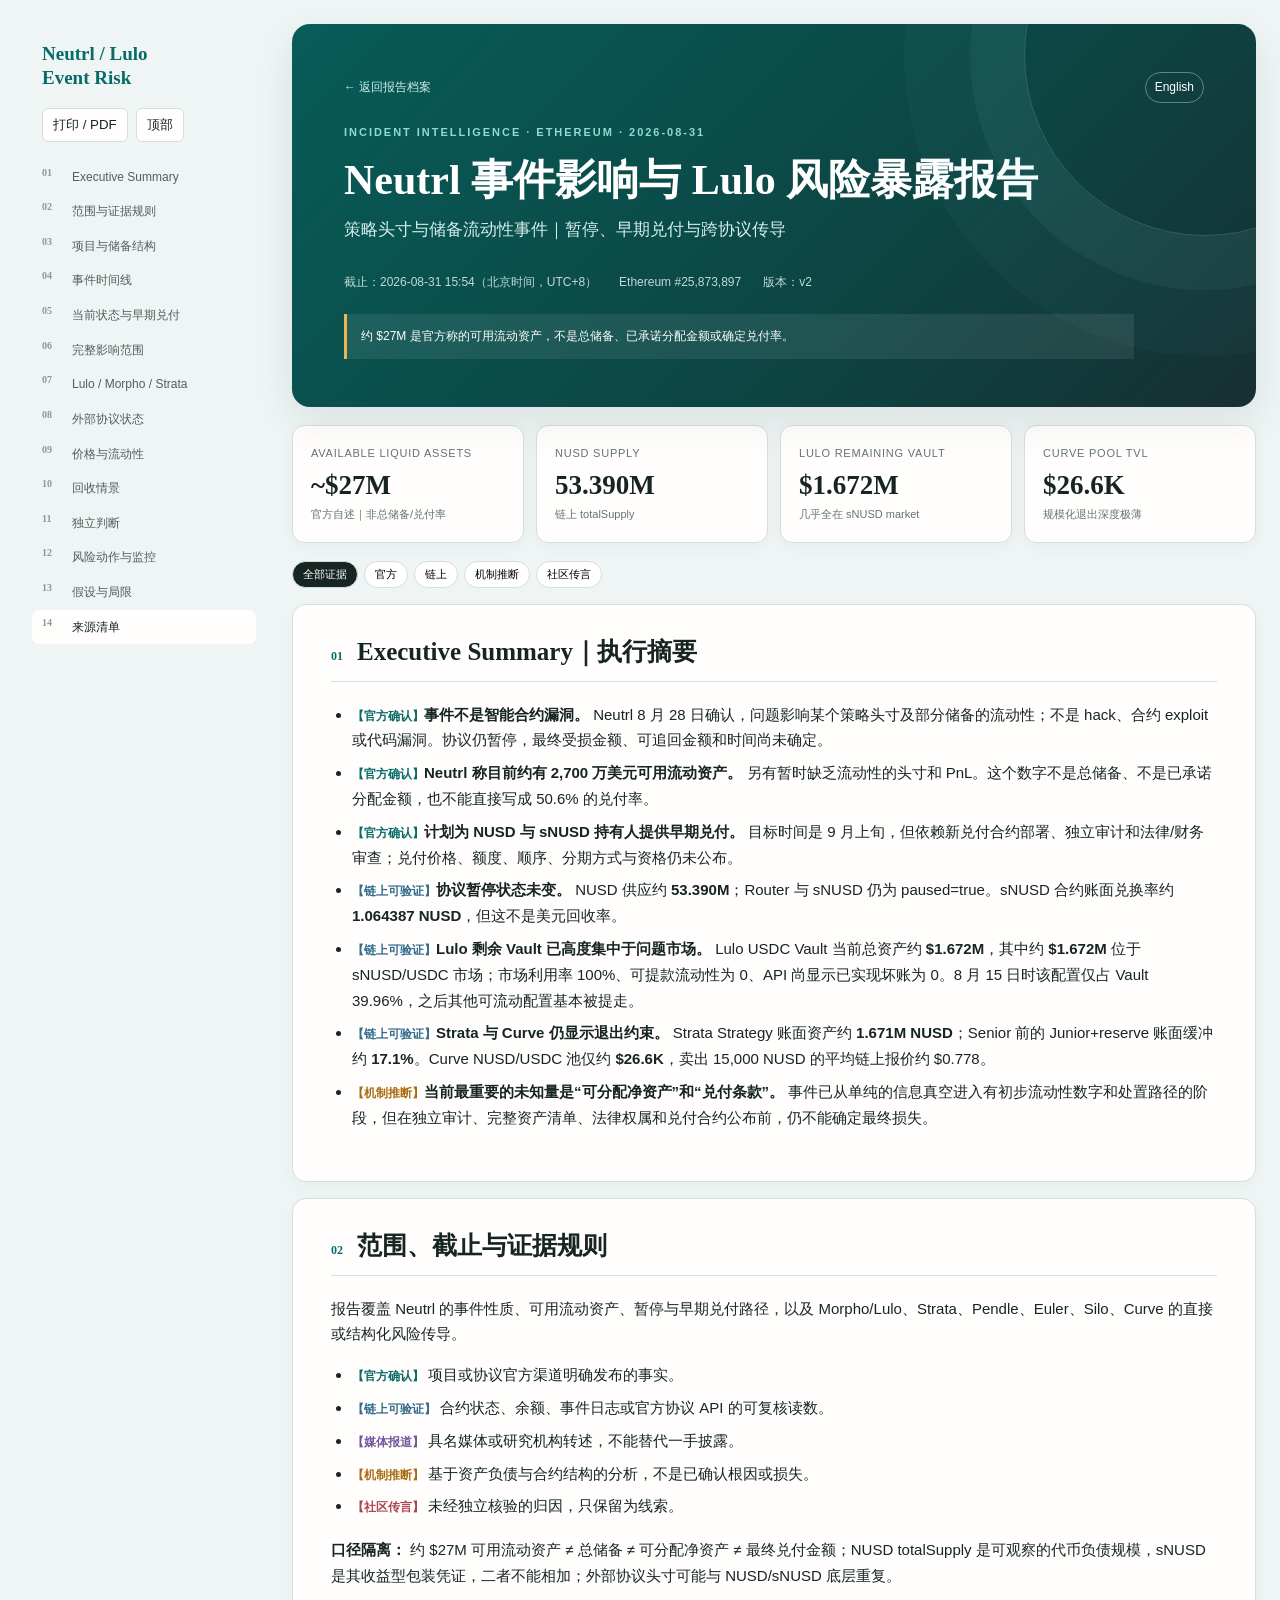
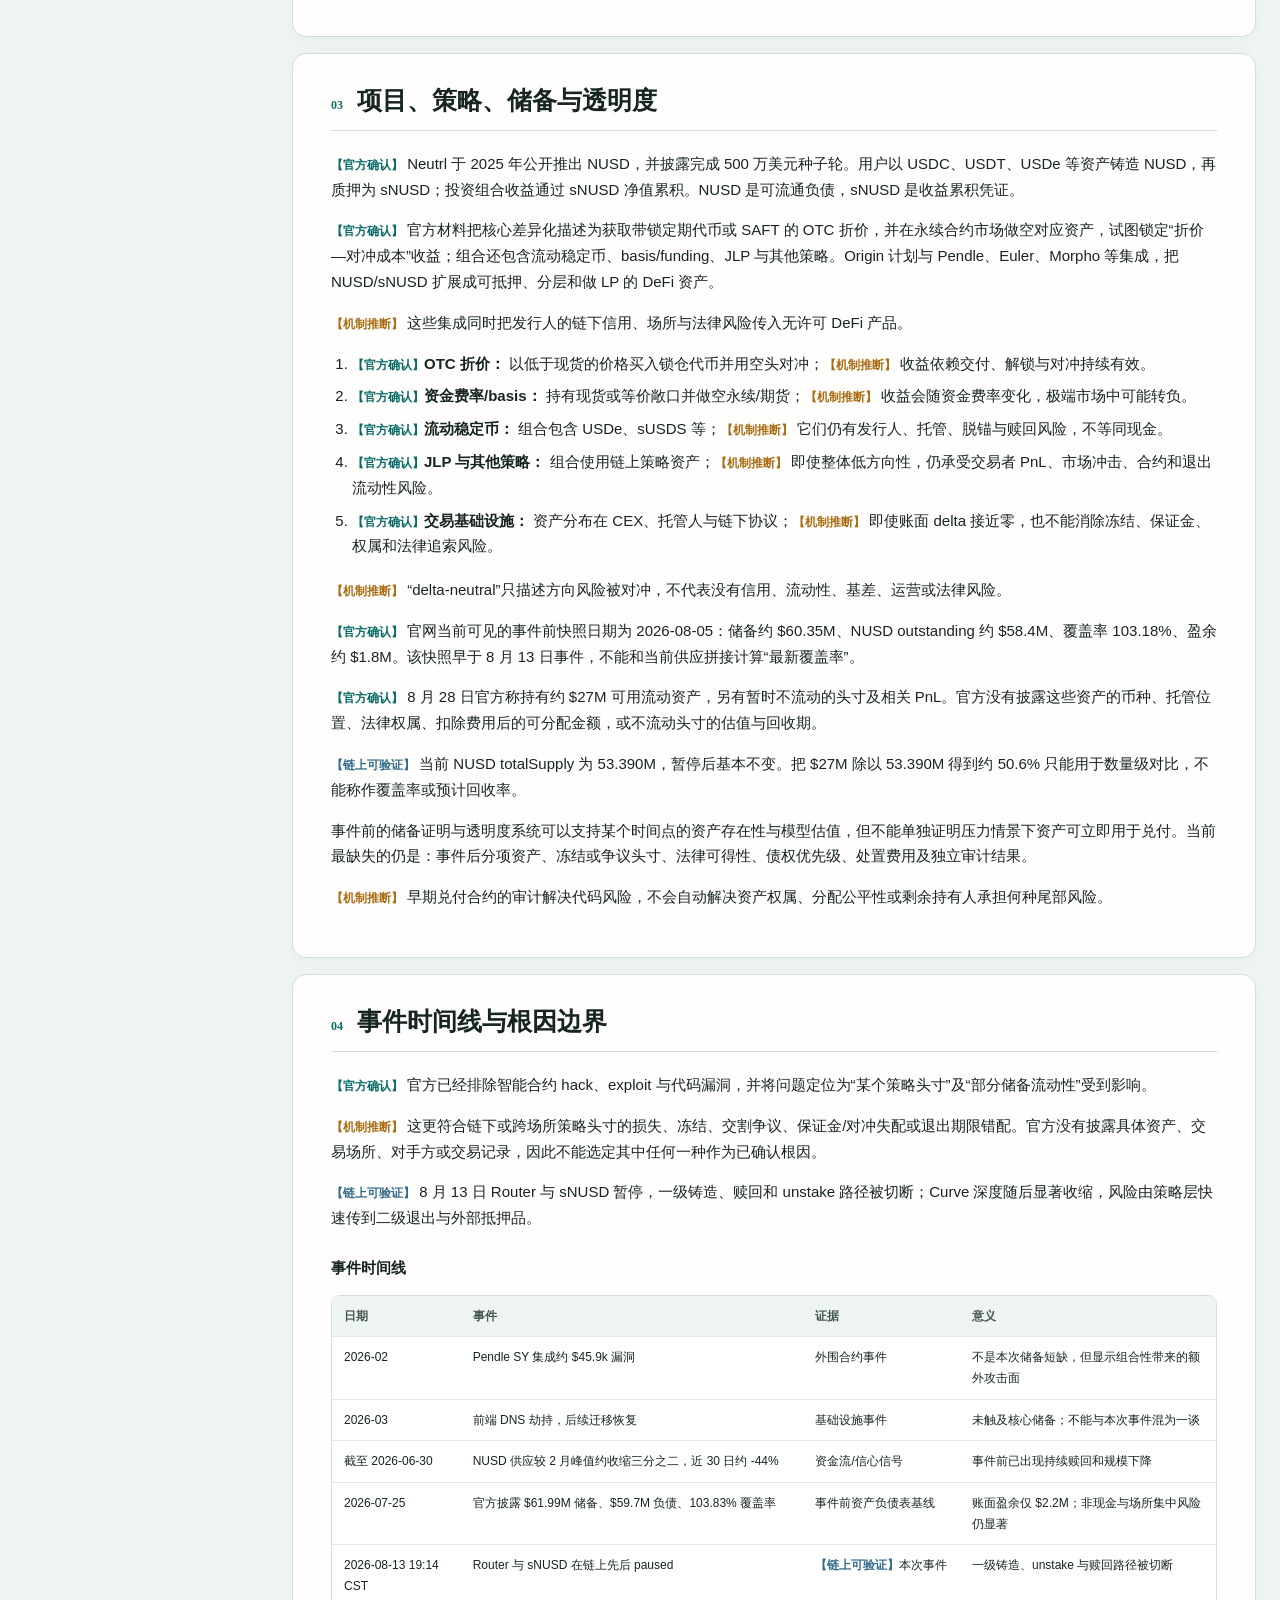
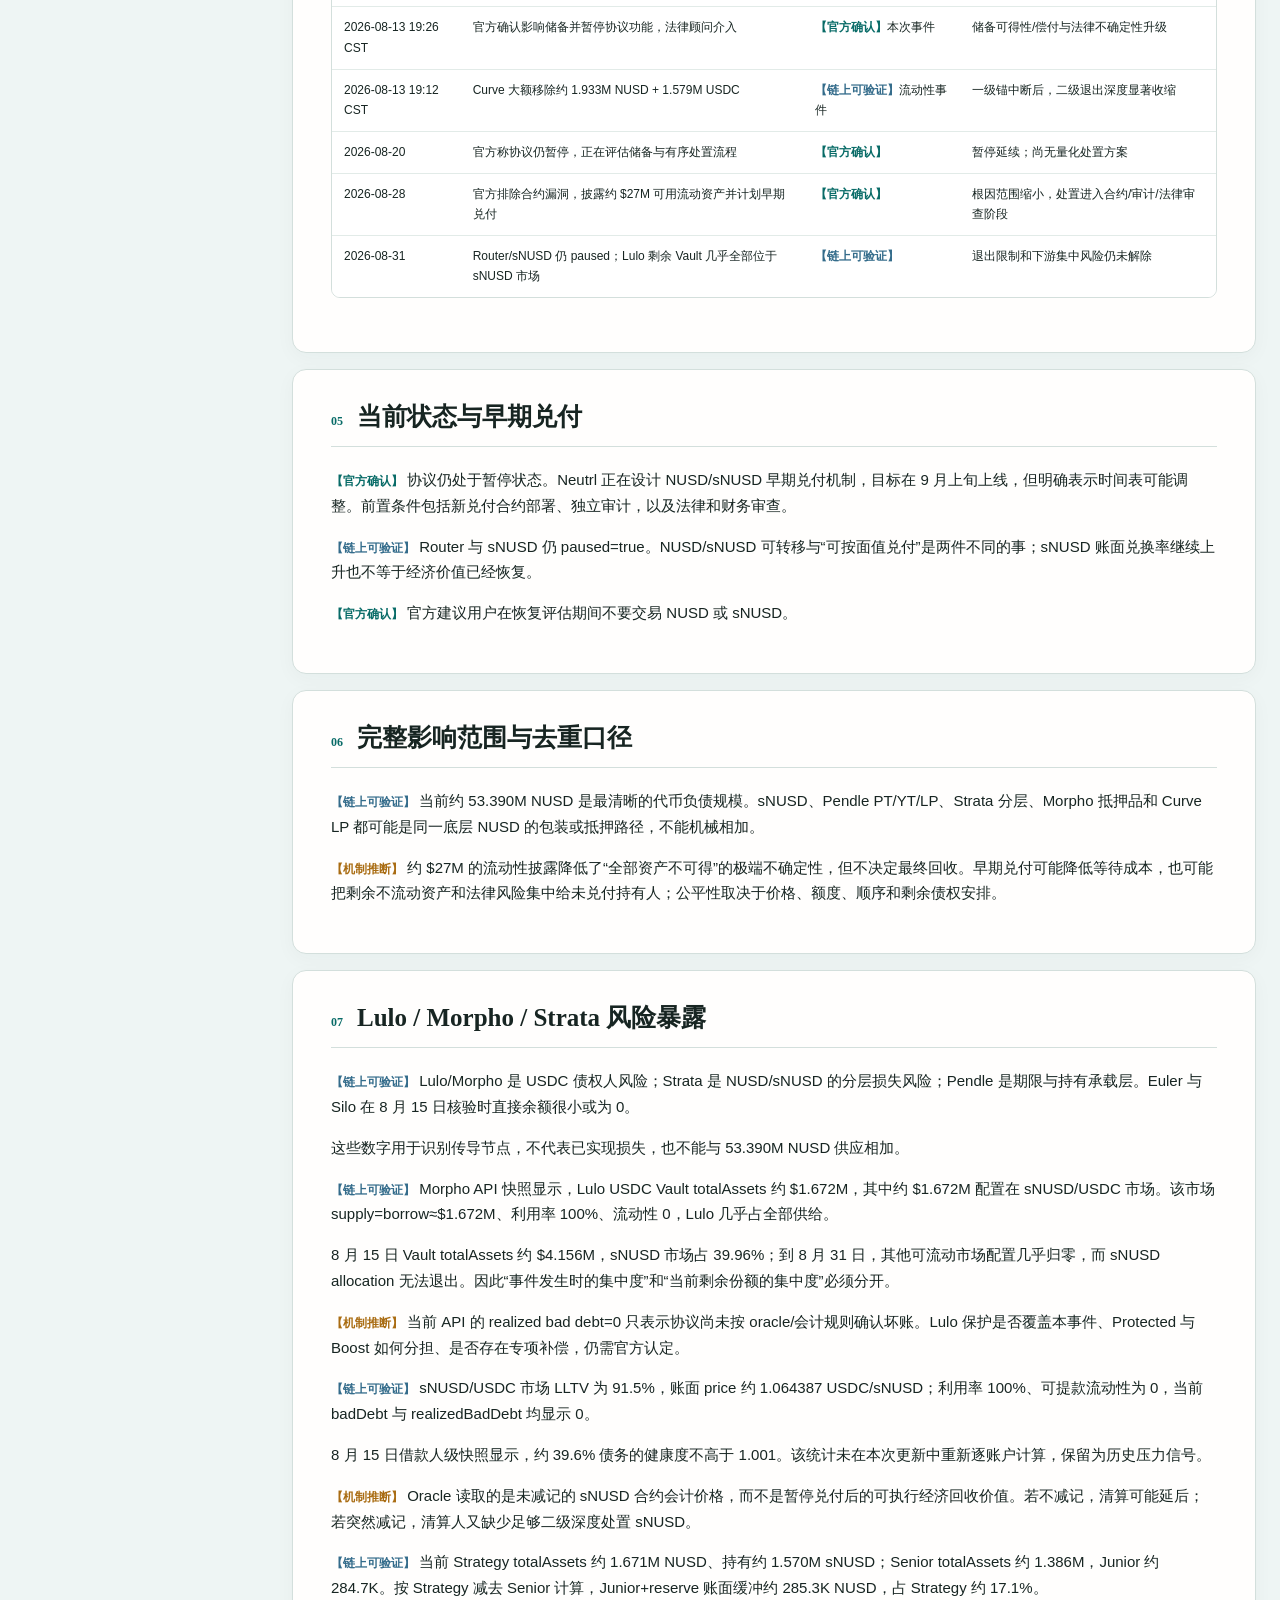
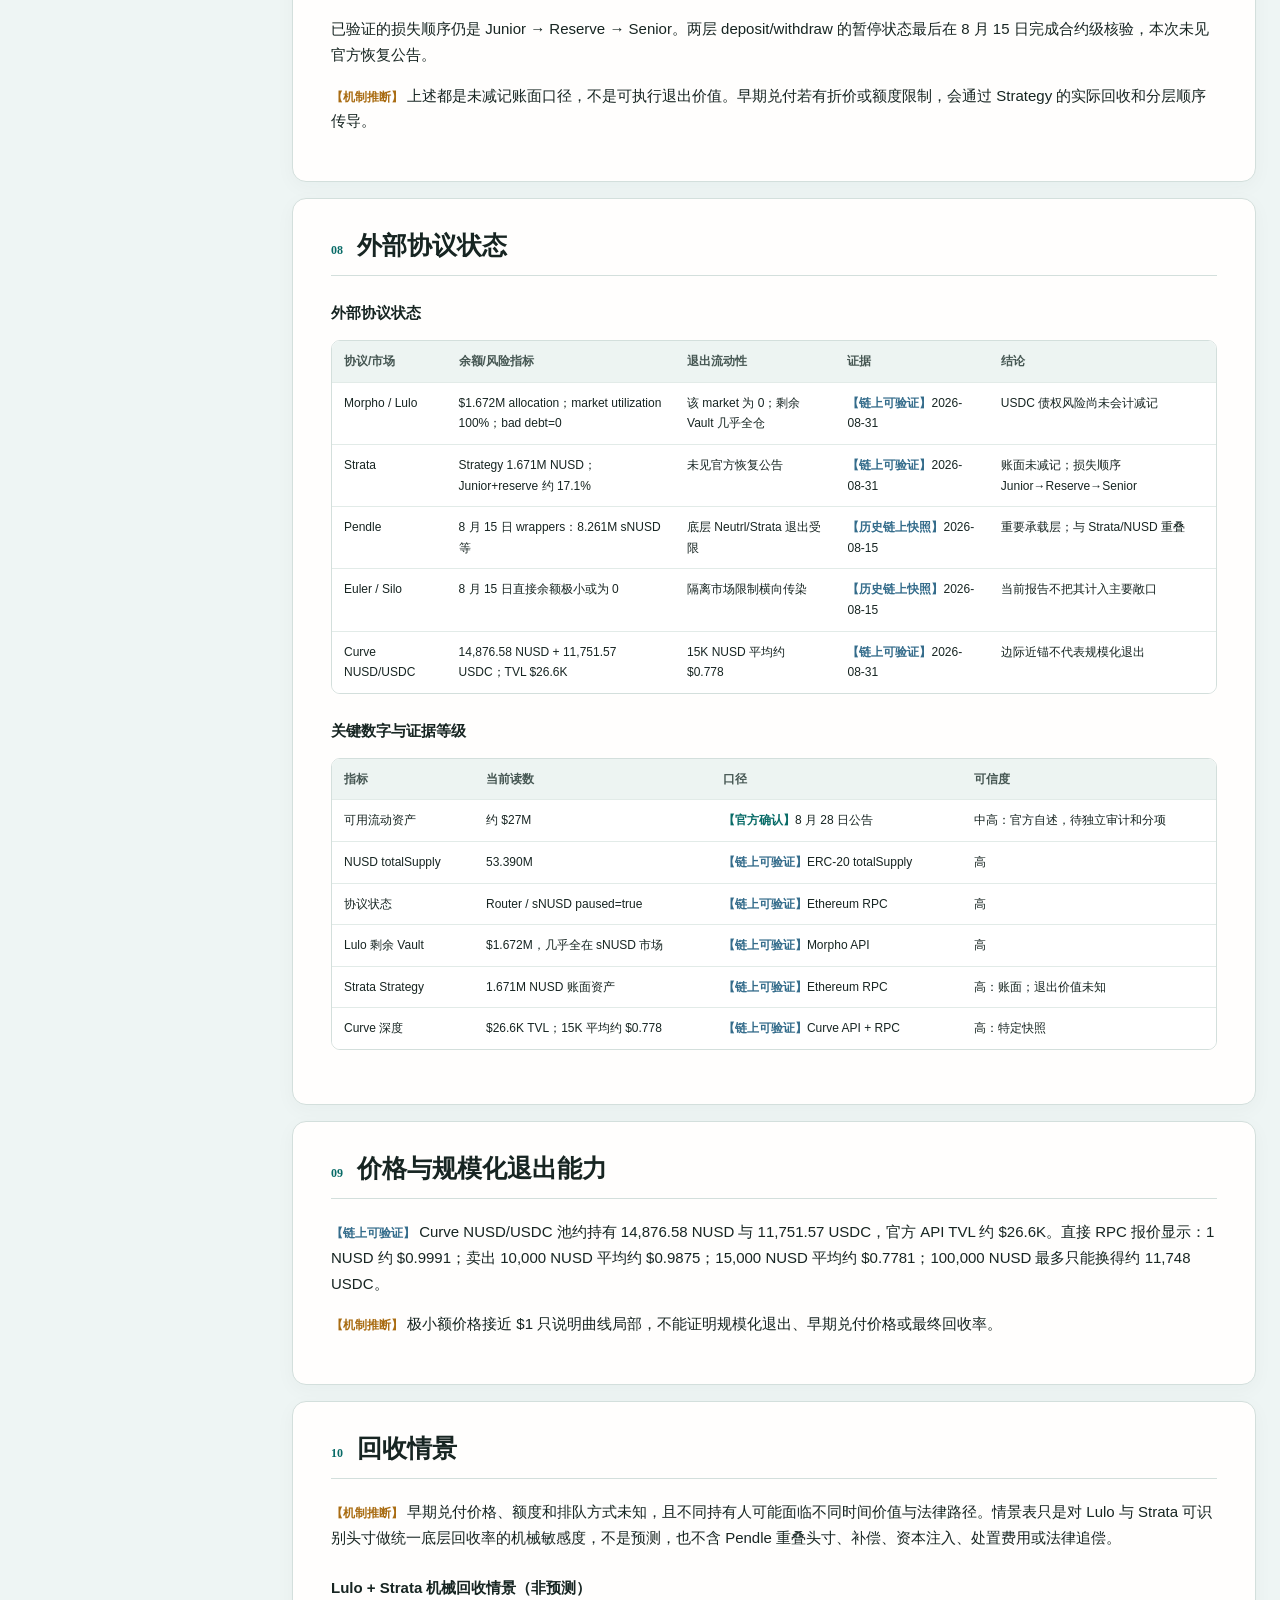
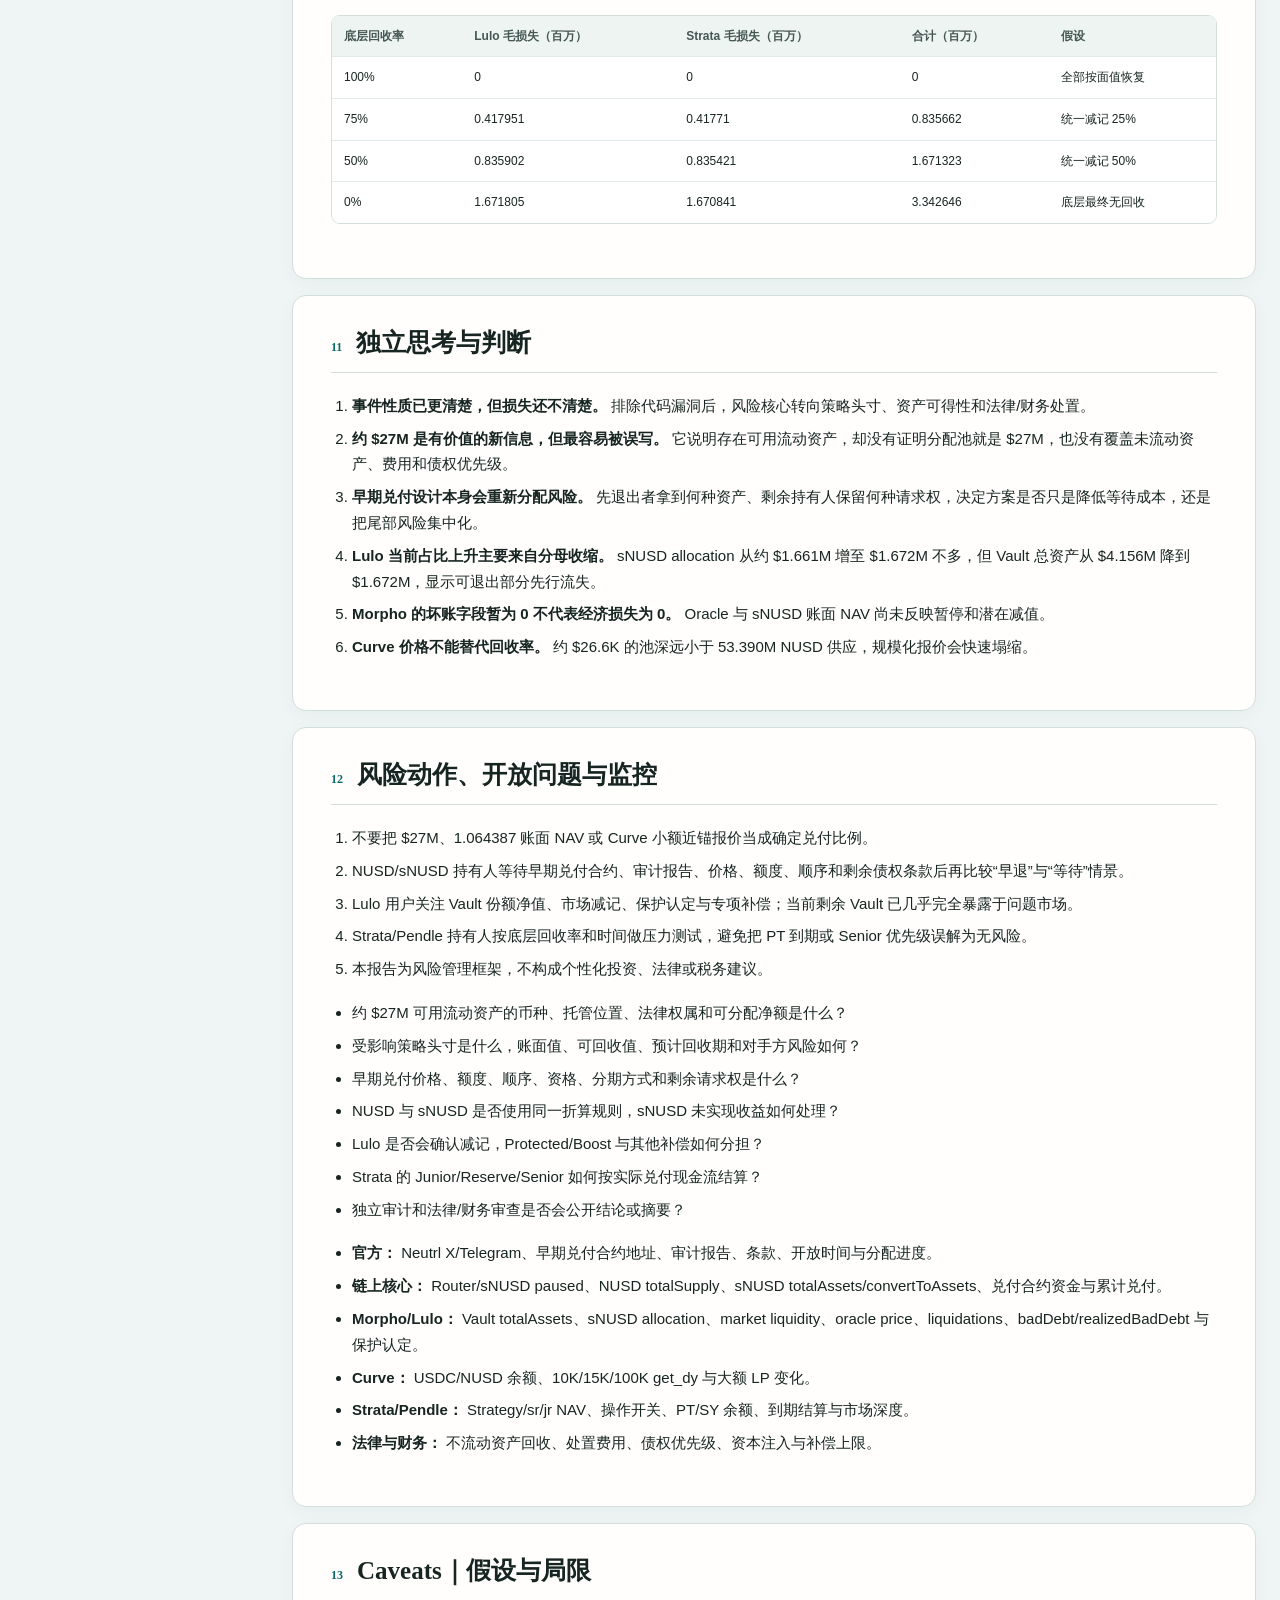
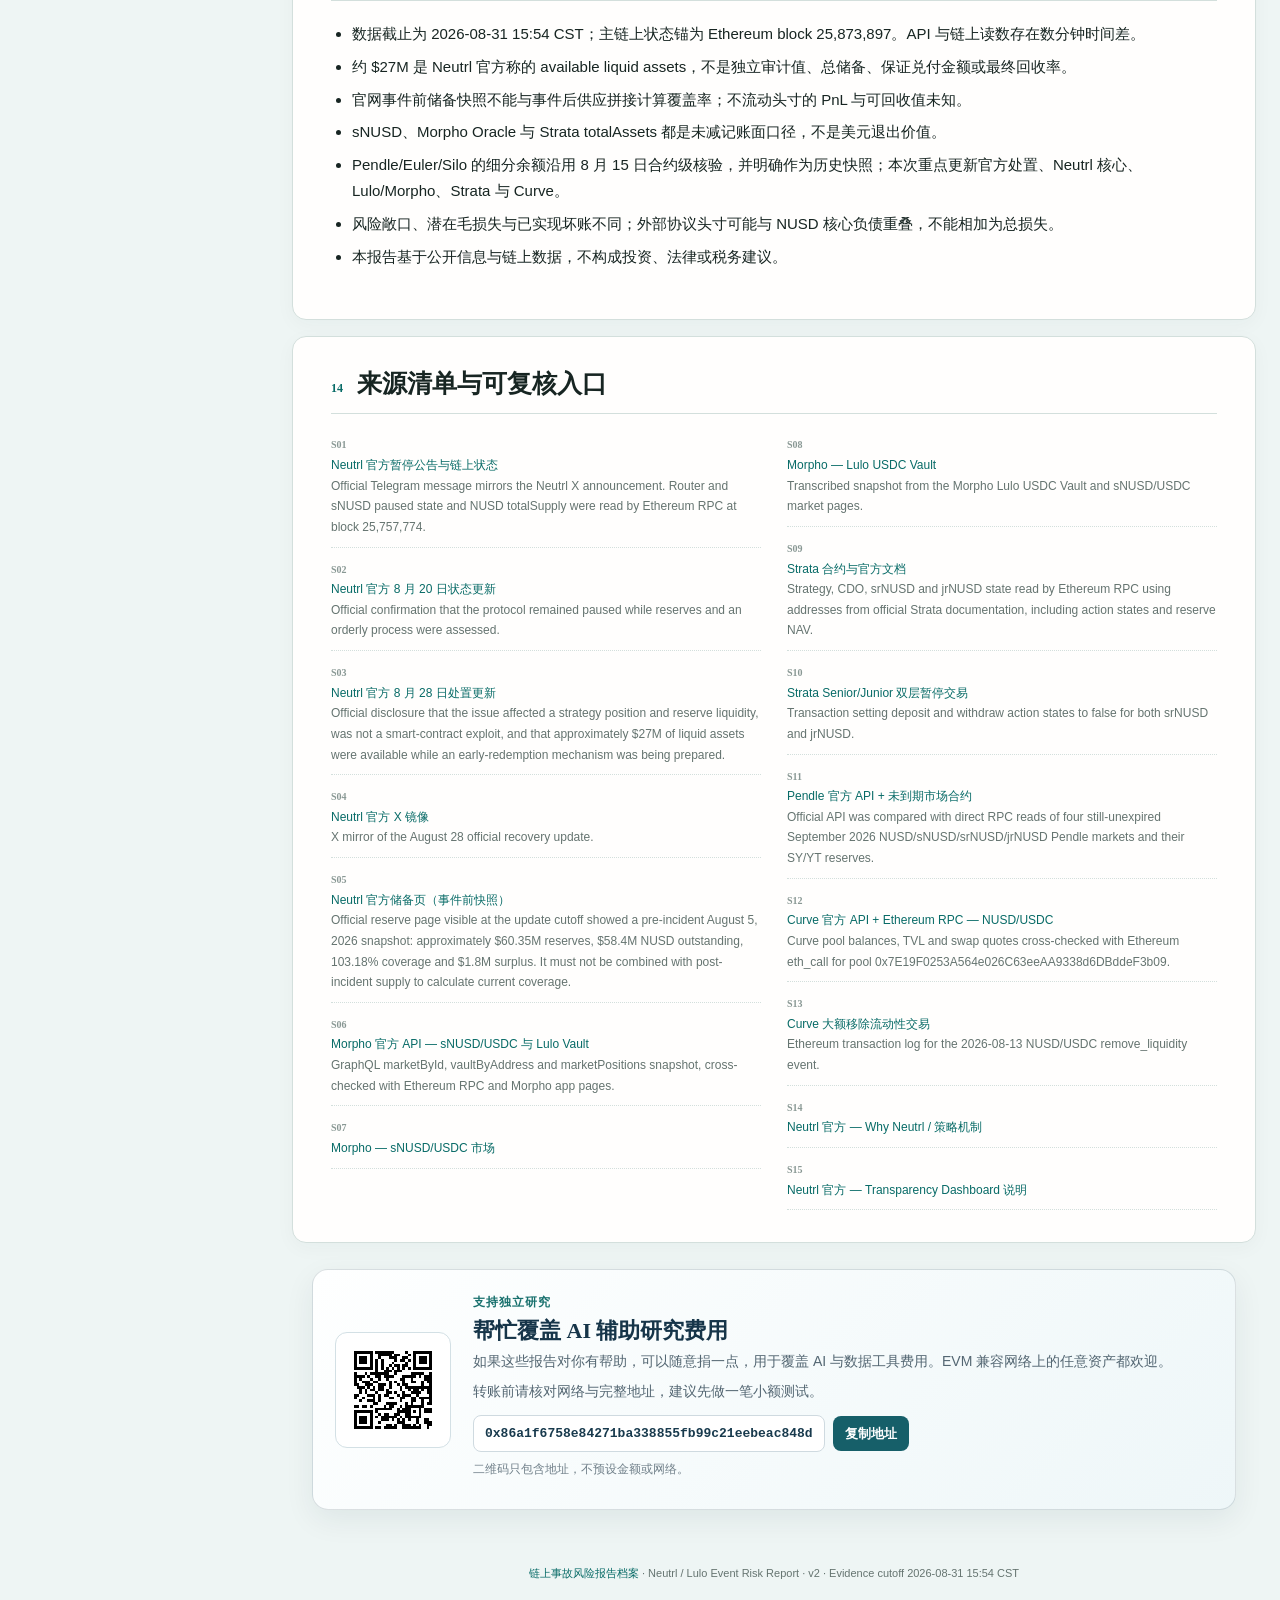
<file: reports/neutrl-lulo-2026-08-13/index.html>
<!doctype html>
<html lang="zh-CN"><head><meta charset="utf-8"><meta name="viewport" content="width=device-width,initial-scale=1">
<title>Neutrl 事件影响与 Lulo 风险暴露报告 v2 · 2026-08-31</title>
<meta name="description" content="Neutrl 策略头寸与储备流动性事件、约 2,700 万美元可用流动资产、早期兑付计划，以及 Lulo/Morpho、Strata、Pendle 与 Curve 风险传导。">
<meta property="og:type" content="article"><meta property="og:title" content="Neutrl 事件影响与 Lulo 风险暴露报告"><meta property="og:description" content="约 $27M 是可用流动资产，不是确定兑付率；Lulo 剩余 Vault 约 $1.672M，几乎全部位于 sNUSD 市场。"><meta property="og:url" content="https://sharpcx.github.io/incident-risk-reports/reports/neutrl-lulo-2026-08-13/"><meta property="og:image" content="https://sharpcx.github.io/incident-risk-reports/assets/neutrl-lulo-cover.png"><meta property="article:published_time" content="2026-08-31T15:54:00+08:00"><meta name="twitter:card" content="summary_large_image"><link rel="canonical" href="https://sharpcx.github.io/incident-risk-reports/reports/neutrl-lulo-2026-08-13/"><link rel="alternate" hreflang="zh-CN" href="https://sharpcx.github.io/incident-risk-reports/reports/neutrl-lulo-2026-08-13/"><link rel="alternate" hreflang="en" href="https://sharpcx.github.io/incident-risk-reports/reports/neutrl-lulo-2026-08-13/en/"><link rel="alternate" hreflang="x-default" href="https://sharpcx.github.io/incident-risk-reports/reports/neutrl-lulo-2026-08-13/"><link rel="icon" href="../../assets/site-icon.svg" type="image/svg+xml">
<style>
:root{--bg:#eef5f4;--paper:#fffefd;--ink:#172522;--muted:#657470;--line:#d3dfdc;--teal:#086b67;--aqua:#8ddbd4;--amber:#a96c12;--red:#ad4351;--blue:#346c8b;--shadow:0 14px 42px rgba(20,49,46,.09)}*{box-sizing:border-box}html{scroll-behavior:smooth}body{margin:0;overflow-x:hidden;background:var(--bg);color:var(--ink);font:15px/1.72 -apple-system,BlinkMacSystemFont,"Segoe UI","PingFang SC","Noto Sans CJK SC",sans-serif}a{color:var(--teal);text-decoration:none}a:hover{text-decoration:underline}code{font:12px ui-monospace,SFMono-Regular,Menlo,monospace;background:#e8efed;padding:2px 5px;border-radius:4px;overflow-wrap:anywhere}.shell{display:grid;grid-template-columns:240px minmax(0,980px);gap:28px;max-width:1280px;margin:auto;padding:24px}.side{position:sticky;top:20px;height:calc(100vh - 40px);overflow:auto;padding:18px 8px}.brand{font:800 19px/1.25 Georgia,serif;margin:0 10px 18px;color:var(--teal)}.side a{display:flex;gap:10px;color:#50605c;padding:7px 10px;border-radius:7px;font-size:12px}.side a:hover,.side a.active{background:var(--paper);color:var(--ink);text-decoration:none}.side a span{font:700 10px ui-monospace;color:#8a9995;min-width:20px}.tools{display:flex;gap:8px;margin:18px 10px}.tools button{border:1px solid var(--line);background:var(--paper);padding:7px 10px;border-radius:6px;cursor:pointer;color:var(--ink)}main{min-width:0}.hero{min-width:0;background:linear-gradient(135deg,#075c59,#0d4442 64%,#172f32);color:white;border-radius:18px;padding:48px 52px;margin-bottom:18px;box-shadow:var(--shadow);position:relative;overflow:hidden}.hero:after{content:"";position:absolute;width:360px;height:360px;border:1px solid rgba(141,219,212,.23);border-radius:50%;right:-130px;top:-150px;box-shadow:0 0 0 54px rgba(141,219,212,.06),0 0 0 120px rgba(141,219,212,.03)}.kicker{text-transform:uppercase;letter-spacing:.18em;font-size:11px;color:var(--aqua);font-weight:700}.hero h1{font:700 42px/1.05 Georgia,"Noto Serif SC",serif;margin:16px 0 13px;max-width:720px}.hero .sub{font-size:17px;color:#d4eeeb;max-width:740px}.hero h1,.hero .sub,.kicker,.meta{overflow-wrap:anywhere;word-break:break-word}.meta{display:flex;flex-wrap:wrap;gap:8px 22px;margin-top:28px;font-size:12px;color:#bddbd7}.warning{margin-top:22px;padding:12px 14px;border-left:3px solid #f0b44d;background:rgba(255,255,255,.08);font-size:12px;max-width:790px}.cards{display:grid;grid-template-columns:repeat(4,1fr);gap:12px;margin:18px 0}.card{background:var(--paper);border:1px solid var(--line);border-radius:12px;padding:18px;box-shadow:0 4px 16px rgba(28,49,46,.04)}.card .label{font-size:11px;color:var(--muted);text-transform:uppercase;letter-spacing:.07em}.card .value{font:700 27px/1.1 Georgia,serif;margin:8px 0 4px}.card .note{font-size:11px;color:var(--muted)}section{scroll-margin-top:18px;background:var(--paper);border:1px solid var(--line);border-radius:14px;margin:16px 0;padding:32px 38px;box-shadow:0 5px 20px rgba(28,49,46,.035)}.section-head{display:flex;align-items:baseline;gap:14px;border-bottom:1px solid var(--line);padding-bottom:14px;margin-bottom:20px}.section-head .num{font:700 12px ui-monospace;color:var(--teal)}h2{font:700 25px/1.2 Georgia,"Noto Serif SC",serif;margin:0}h3{font-size:15px;margin:24px 0 10px}p{margin:0 0 15px}ul,ol{padding-left:21px;margin:9px 0 18px}li{margin:7px 0}.ev{font-weight:700;font-size:12px;white-space:nowrap}.ev.官方确认{color:var(--teal)}.ev.链上可验证,.ev.历史链上快照{color:var(--blue)}.ev.媒体报道{color:#72559c}.ev.机制推断{color:var(--amber)}.ev.社区传言{color:var(--red)}.table-wrap{overflow:auto;border:1px solid var(--line);border-radius:9px;margin:14px 0 22px}table{border-collapse:collapse;width:100%;font-size:12px;background:white}th{background:#edf4f2;color:#465753;text-align:left;font-weight:700}th,td{padding:10px 12px;border-bottom:1px solid #e2ebe8;vertical-align:top}tr:last-child td{border-bottom:0}.sources{columns:2;column-gap:26px}.source{break-inside:avoid;margin:0 0 11px;padding-bottom:9px;border-bottom:1px dotted var(--line);font-size:12px}.source .sid{font:700 10px ui-monospace;color:#899894}.source span:last-child{color:var(--muted)}.footer{color:var(--muted);font-size:11px;text-align:center;padding:28px}.filterbar{display:flex;gap:6px;flex-wrap:wrap;margin:0 0 14px}.filterbar button{border:1px solid var(--line);background:white;border-radius:999px;padding:5px 10px;font-size:11px;cursor:pointer}.filterbar button.on{background:var(--ink);color:white}.dim{opacity:.16;transition:opacity .2s}@media(max-width:900px){.shell{display:block;padding:12px}.side{position:relative;height:auto;padding:8px}.side nav{display:none}.hero{padding:34px 25px}.hero h1{font-size:34px}.cards{grid-template-columns:repeat(2,1fr)}section{padding:25px 21px}.sources{columns:1}}@media(max-width:540px){.cards{grid-template-columns:1fr}}@media print{body{background:white}.shell{display:block;max-width:none;padding:0}.side,.tools,.filterbar{display:none}.hero,section,.card{box-shadow:none;break-inside:avoid}.hero{border-radius:0}.cards{grid-template-columns:repeat(4,1fr)}a{color:inherit}.sources{columns:2}}
</style></head><body><div class="shell"><aside class="side"><div class="brand">Neutrl / Lulo<br>Event Risk</div><div class="tools"><button onclick="window.print()">打印 / PDF</button><button id="topBtn">顶部</button></div><nav>
<a href="#executive"><span>01</span>Executive Summary</a><a href="#scope"><span>02</span>范围与证据规则</a><a href="#background"><span>03</span>项目与储备结构</a><a href="#timeline"><span>04</span>事件时间线</a><a href="#status"><span>05</span>当前状态与早期兑付</a><a href="#impact"><span>06</span>完整影响范围</a><a href="#exposure"><span>07</span>Lulo / Morpho / Strata</a><a href="#protocols"><span>08</span>外部协议状态</a><a href="#liquidity"><span>09</span>价格与流动性</a><a href="#scenarios"><span>10</span>回收情景</a><a href="#thinking"><span>11</span>独立判断</a><a href="#actions"><span>12</span>风险动作与监控</a><a href="#caveats"><span>13</span>假设与局限</a><a href="#sources"><span>14</span>来源清单</a>
</nav></aside><main><header class="hero"><div style="display:flex;justify-content:space-between;gap:16px;align-items:center;position:relative;z-index:1"><a href="../../" style="display:inline-block;color:#c8ece7;margin-bottom:20px;font-size:12px">← 返回报告档案</a><a href="en/" style="display:inline-block;color:#fff;margin-bottom:20px;font-size:12px;border:1px solid rgba(255,255,255,.35);padding:4px 9px;border-radius:999px">English</a></div><div class="kicker">Incident Intelligence · Ethereum · 2026-08-31</div><h1>Neutrl 事件影响与 Lulo 风险暴露报告</h1><div class="sub">策略头寸与储备流动性事件｜暂停、早期兑付与跨协议传导</div><div class="meta"><span>截止：2026-08-31 15:54（北京时间，UTC+8）</span><span>Ethereum #25,873,897</span><span>版本：v2</span></div><div class="warning">约 $27M 是官方称的可用流动资产，不是总储备、已承诺分配金额或确定兑付率。</div></header>
<div class="cards"><div class="card"><div class="label">Available liquid assets</div><div class="value">~$27M</div><div class="note">官方自述｜非总储备/兑付率</div></div><div class="card"><div class="label">NUSD supply</div><div class="value">53.390M</div><div class="note">链上 totalSupply</div></div><div class="card"><div class="label">Lulo remaining vault</div><div class="value">$1.672M</div><div class="note">几乎全在 sNUSD market</div></div><div class="card"><div class="label">Curve pool TVL</div><div class="value">$26.6K</div><div class="note">规模化退出深度极薄</div></div></div><div class="filterbar"><button class="on" data-filter="all">全部证据</button><button data-filter="官方确认">官方</button><button data-filter="链上可验证">链上</button><button data-filter="机制推断">机制推断</button><button data-filter="社区传言">社区传言</button></div>
<section id="executive"><div class="section-head"><span class="num">01</span><h2>Executive Summary｜执行摘要</h2></div><ul>
<li><strong><span class="ev 官方确认">【官方确认】</span>事件不是智能合约漏洞。</strong> Neutrl 8 月 28 日确认，问题影响某个策略头寸及部分储备的流动性；不是 hack、合约 exploit 或代码漏洞。协议仍暂停，最终受损金额、可追回金额和时间尚未确定。</li>
<li><strong><span class="ev 官方确认">【官方确认】</span>Neutrl 称目前约有 2,700 万美元可用流动资产。</strong> 另有暂时缺乏流动性的头寸和 PnL。这个数字不是总储备、不是已承诺分配金额，也不能直接写成 50.6% 的兑付率。</li>
<li><strong><span class="ev 官方确认">【官方确认】</span>计划为 NUSD 与 sNUSD 持有人提供早期兑付。</strong> 目标时间是 9 月上旬，但依赖新兑付合约部署、独立审计和法律/财务审查；兑付价格、额度、顺序、分期方式与资格仍未公布。</li>
<li><strong><span class="ev 链上可验证">【链上可验证】</span>协议暂停状态未变。</strong> NUSD 供应约 <strong>53.390M</strong>；Router 与 sNUSD 仍为 paused=true。sNUSD 合约账面兑换率约 <strong>1.064387 NUSD</strong>，但这不是美元回收率。</li>
<li><strong><span class="ev 链上可验证">【链上可验证】</span>Lulo 剩余 Vault 已高度集中于问题市场。</strong> Lulo USDC Vault 当前总资产约 <strong>$1.672M</strong>，其中约 <strong>$1.672M</strong> 位于 sNUSD/USDC 市场；市场利用率 100%、可提款流动性为 0、API 尚显示已实现坏账为 0。8 月 15 日时该配置仅占 Vault 39.96%，之后其他可流动配置基本被提走。</li>
<li><strong><span class="ev 链上可验证">【链上可验证】</span>Strata 与 Curve 仍显示退出约束。</strong> Strata Strategy 账面资产约 <strong>1.671M NUSD</strong>；Senior 前的 Junior+reserve 账面缓冲约 <strong>17.1%</strong>。Curve NUSD/USDC 池仅约 <strong>$26.6K</strong>，卖出 15,000 NUSD 的平均链上报价约 $0.778。</li>
<li><strong><span class="ev 机制推断">【机制推断】</span>当前最重要的未知量是“可分配净资产”和“兑付条款”。</strong> 事件已从单纯的信息真空进入有初步流动性数字和处置路径的阶段，但在独立审计、完整资产清单、法律权属和兑付合约公布前，仍不能确定最终损失。</li>
</ul></section>
<section id="scope"><div class="section-head"><span class="num">02</span><h2>范围、截止与证据规则</h2></div><p>报告覆盖 Neutrl 的事件性质、可用流动资产、暂停与早期兑付路径，以及 Morpho/Lulo、Strata、Pendle、Euler、Silo、Curve 的直接或结构化风险传导。</p>
<ul>
<li><strong><span class="ev 官方确认">【官方确认】</span></strong> 项目或协议官方渠道明确发布的事实。</li>
<li><strong><span class="ev 链上可验证">【链上可验证】</span></strong> 合约状态、余额、事件日志或官方协议 API 的可复核读数。</li>
<li><strong><span class="ev 媒体报道">【媒体报道】</span></strong> 具名媒体或研究机构转述，不能替代一手披露。</li>
<li><strong><span class="ev 机制推断">【机制推断】</span></strong> 基于资产负债与合约结构的分析，不是已确认根因或损失。</li>
<li><strong><span class="ev 社区传言">【社区传言】</span></strong> 未经独立核验的归因，只保留为线索。</li>
</ul>
<p><strong>口径隔离：</strong> 约 $27M 可用流动资产 ≠ 总储备 ≠ 可分配净资产 ≠ 最终兑付金额；NUSD totalSupply 是可观察的代币负债规模，sNUSD 是其收益型包装凭证，二者不能相加；外部协议头寸可能与 NUSD/sNUSD 底层重复。</p></section>
<section id="background"><div class="section-head"><span class="num">03</span><h2>项目、策略、储备与透明度</h2></div><p><strong><span class="ev 官方确认">【官方确认】</span></strong> Neutrl 于 2025 年公开推出 NUSD，并披露完成 500 万美元种子轮。用户以 USDC、USDT、USDe 等资产铸造 NUSD，再质押为 sNUSD；投资组合收益通过 sNUSD 净值累积。NUSD 是可流通负债，sNUSD 是收益累积凭证。</p>
<p><strong><span class="ev 官方确认">【官方确认】</span></strong> 官方材料把核心差异化描述为获取带锁定期代币或 SAFT 的 OTC 折价，并在永续合约市场做空对应资产，试图锁定“折价—对冲成本”收益；组合还包含流动稳定币、basis/funding、JLP 与其他策略。Origin 计划与 Pendle、Euler、Morpho 等集成，把 NUSD/sNUSD 扩展成可抵押、分层和做 LP 的 DeFi 资产。</p>
<p><strong><span class="ev 机制推断">【机制推断】</span></strong> 这些集成同时把发行人的链下信用、场所与法律风险传入无许可 DeFi 产品。</p>
<ol>
<li><strong><span class="ev 官方确认">【官方确认】</span>OTC 折价：</strong> 以低于现货的价格买入锁仓代币并用空头对冲；<strong><span class="ev 机制推断">【机制推断】</span></strong> 收益依赖交付、解锁与对冲持续有效。</li>
<li><strong><span class="ev 官方确认">【官方确认】</span>资金费率/basis：</strong> 持有现货或等价敞口并做空永续/期货；<strong><span class="ev 机制推断">【机制推断】</span></strong> 收益会随资金费率变化，极端市场中可能转负。</li>
<li><strong><span class="ev 官方确认">【官方确认】</span>流动稳定币：</strong> 组合包含 USDe、sUSDS 等；<strong><span class="ev 机制推断">【机制推断】</span></strong> 它们仍有发行人、托管、脱锚与赎回风险，不等同现金。</li>
<li><strong><span class="ev 官方确认">【官方确认】</span>JLP 与其他策略：</strong> 组合使用链上策略资产；<strong><span class="ev 机制推断">【机制推断】</span></strong> 即使整体低方向性，仍承受交易者 PnL、市场冲击、合约和退出流动性风险。</li>
<li><strong><span class="ev 官方确认">【官方确认】</span>交易基础设施：</strong> 资产分布在 CEX、托管人与链下协议；<strong><span class="ev 机制推断">【机制推断】</span></strong> 即使账面 delta 接近零，也不能消除冻结、保证金、权属和法律追索风险。</li>
</ol>
<p><strong><span class="ev 机制推断">【机制推断】</span></strong> “delta-neutral”只描述方向风险被对冲，不代表没有信用、流动性、基差、运营或法律风险。</p>
<p><strong><span class="ev 官方确认">【官方确认】</span></strong> 官网当前可见的事件前快照日期为 2026-08-05：储备约 $60.35M、NUSD outstanding 约 $58.4M、覆盖率 103.18%、盈余约 $1.8M。该快照早于 8 月 13 日事件，不能和当前供应拼接计算“最新覆盖率”。</p>
<p><strong><span class="ev 官方确认">【官方确认】</span></strong> 8 月 28 日官方称持有约 $27M 可用流动资产，另有暂时不流动的头寸及相关 PnL。官方没有披露这些资产的币种、托管位置、法律权属、扣除费用后的可分配金额，或不流动头寸的估值与回收期。</p>
<p><strong><span class="ev 链上可验证">【链上可验证】</span></strong> 当前 NUSD totalSupply 为 53.390M，暂停后基本不变。把 $27M 除以 53.390M 得到约 50.6% 只能用于数量级对比，不能称作覆盖率或预计回收率。</p>
<p>事件前的储备证明与透明度系统可以支持某个时间点的资产存在性与模型估值，但不能单独证明压力情景下资产可立即用于兑付。当前最缺失的仍是：事件后分项资产、冻结或争议头寸、法律可得性、债权优先级、处置费用及独立审计结果。</p>
<p><strong><span class="ev 机制推断">【机制推断】</span></strong> 早期兑付合约的审计解决代码风险，不会自动解决资产权属、分配公平性或剩余持有人承担何种尾部风险。</p></section>
<section id="timeline"><div class="section-head"><span class="num">04</span><h2>事件时间线与根因边界</h2></div><p><strong><span class="ev 官方确认">【官方确认】</span></strong> 官方已经排除智能合约 hack、exploit 与代码漏洞，并将问题定位为“某个策略头寸”及“部分储备流动性”受到影响。</p>
<p><strong><span class="ev 机制推断">【机制推断】</span></strong> 这更符合链下或跨场所策略头寸的损失、冻结、交割争议、保证金/对冲失配或退出期限错配。官方没有披露具体资产、交易场所、对手方或交易记录，因此不能选定其中任何一种作为已确认根因。</p>
<p><strong><span class="ev 链上可验证">【链上可验证】</span></strong> 8 月 13 日 Router 与 sNUSD 暂停，一级铸造、赎回和 unstake 路径被切断；Curve 深度随后显著收缩，风险由策略层快速传到二级退出与外部抵押品。</p><div class="table-block"><h3>事件时间线</h3><div class="table-wrap"><table><thead><tr><th>日期</th><th>事件</th><th>证据</th><th>意义</th></tr></thead><tbody><tr><td>2026-02</td><td>Pendle SY 集成约 $45.9k 漏洞</td><td>外围合约事件</td><td>不是本次储备短缺，但显示组合性带来的额外攻击面</td></tr><tr><td>2026-03</td><td>前端 DNS 劫持，后续迁移恢复</td><td>基础设施事件</td><td>未触及核心储备；不能与本次事件混为一谈</td></tr><tr><td>截至 2026-06-30</td><td>NUSD 供应较 2 月峰值约收缩三分之二，近 30 日约 -44%</td><td>资金流/信心信号</td><td>事件前已出现持续赎回和规模下降</td></tr><tr><td>2026-07-25</td><td>官方披露 $61.99M 储备、$59.7M 负债、103.83% 覆盖率</td><td>事件前资产负债表基线</td><td>账面盈余仅 $2.2M；非现金与场所集中风险仍显著</td></tr><tr><td>2026-08-13 19:14 CST</td><td>Router 与 sNUSD 在链上先后 paused</td><td><span class="ev 链上可验证">【链上可验证】</span>本次事件</td><td>一级铸造、unstake 与赎回路径被切断</td></tr><tr><td>2026-08-13 19:26 CST</td><td>官方确认影响储备并暂停协议功能，法律顾问介入</td><td><span class="ev 官方确认">【官方确认】</span>本次事件</td><td>储备可得性/偿付与法律不确定性升级</td></tr><tr><td>2026-08-13 19:12 CST</td><td>Curve 大额移除约 1.933M NUSD + 1.579M USDC</td><td><span class="ev 链上可验证">【链上可验证】</span>流动性事件</td><td>一级锚中断后，二级退出深度显著收缩</td></tr><tr><td>2026-08-20</td><td>官方称协议仍暂停，正在评估储备与有序处置流程</td><td><span class="ev 官方确认">【官方确认】</span></td><td>暂停延续；尚无量化处置方案</td></tr><tr><td>2026-08-28</td><td>官方排除合约漏洞，披露约 $27M 可用流动资产并计划早期兑付</td><td><span class="ev 官方确认">【官方确认】</span></td><td>根因范围缩小，处置进入合约/审计/法律审查阶段</td></tr><tr><td>2026-08-31</td><td>Router/sNUSD 仍 paused；Lulo 剩余 Vault 几乎全部位于 sNUSD 市场</td><td><span class="ev 链上可验证">【链上可验证】</span></td><td>退出限制和下游集中风险仍未解除</td></tr></tbody></table></div></div></section>
<section id="status"><div class="section-head"><span class="num">05</span><h2>当前状态与早期兑付</h2></div><p><strong><span class="ev 官方确认">【官方确认】</span></strong> 协议仍处于暂停状态。Neutrl 正在设计 NUSD/sNUSD 早期兑付机制，目标在 9 月上旬上线，但明确表示时间表可能调整。前置条件包括新兑付合约部署、独立审计，以及法律和财务审查。</p>
<p><strong><span class="ev 链上可验证">【链上可验证】</span></strong> Router 与 sNUSD 仍 paused=true。NUSD/sNUSD 可转移与“可按面值兑付”是两件不同的事；sNUSD 账面兑换率继续上升也不等于经济价值已经恢复。</p>
<p><strong><span class="ev 官方确认">【官方确认】</span></strong> 官方建议用户在恢复评估期间不要交易 NUSD 或 sNUSD。</p></section>
<section id="impact"><div class="section-head"><span class="num">06</span><h2>完整影响范围与去重口径</h2></div><p><strong><span class="ev 链上可验证">【链上可验证】</span></strong> 当前约 53.390M NUSD 是最清晰的代币负债规模。sNUSD、Pendle PT/YT/LP、Strata 分层、Morpho 抵押品和 Curve LP 都可能是同一底层 NUSD 的包装或抵押路径，不能机械相加。</p>
<p><strong><span class="ev 机制推断">【机制推断】</span></strong> 约 $27M 的流动性披露降低了“全部资产不可得”的极端不确定性，但不决定最终回收。早期兑付可能降低等待成本，也可能把剩余不流动资产和法律风险集中给未兑付持有人；公平性取决于价格、额度、顺序和剩余债权安排。</p></section>
<section id="exposure"><div class="section-head"><span class="num">07</span><h2>Lulo / Morpho / Strata 风险暴露</h2></div><p><strong><span class="ev 链上可验证">【链上可验证】</span></strong> Lulo/Morpho 是 USDC 债权人风险；Strata 是 NUSD/sNUSD 的分层损失风险；Pendle 是期限与持有承载层。Euler 与 Silo 在 8 月 15 日核验时直接余额很小或为 0。</p>
<p>这些数字用于识别传导节点，不代表已实现损失，也不能与 53.390M NUSD 供应相加。</p>
<p><strong><span class="ev 链上可验证">【链上可验证】</span></strong> Morpho API 快照显示，Lulo USDC Vault totalAssets 约 $1.672M，其中约 $1.672M 配置在 sNUSD/USDC 市场。该市场 supply=borrow≈$1.672M、利用率 100%、流动性 0，Lulo 几乎占全部供给。</p>
<p>8 月 15 日 Vault totalAssets 约 $4.156M，sNUSD 市场占 39.96%；到 8 月 31 日，其他可流动市场配置几乎归零，而 sNUSD allocation 无法退出。因此“事件发生时的集中度”和“当前剩余份额的集中度”必须分开。</p>
<p><strong><span class="ev 机制推断">【机制推断】</span></strong> 当前 API 的 realized bad debt=0 只表示协议尚未按 oracle/会计规则确认坏账。Lulo 保护是否覆盖本事件、Protected 与 Boost 如何分担、是否存在专项补偿，仍需官方认定。</p>
<p><strong><span class="ev 链上可验证">【链上可验证】</span></strong> sNUSD/USDC 市场 LLTV 为 91.5%，账面 price 约 1.064387 USDC/sNUSD；利用率 100%、可提款流动性为 0，当前 badDebt 与 realizedBadDebt 均显示 0。</p>
<p>8 月 15 日借款人级快照显示，约 39.6% 债务的健康度不高于 1.001。该统计未在本次更新中重新逐账户计算，保留为历史压力信号。</p>
<p><strong><span class="ev 机制推断">【机制推断】</span></strong> Oracle 读取的是未减记的 sNUSD 合约会计价格，而不是暂停兑付后的可执行经济回收价值。若不减记，清算可能延后；若突然减记，清算人又缺少足够二级深度处置 sNUSD。</p>
<p><strong><span class="ev 链上可验证">【链上可验证】</span></strong> 当前 Strategy totalAssets 约 1.671M NUSD、持有约 1.570M sNUSD；Senior totalAssets 约 1.386M，Junior 约 284.7K。按 Strategy 减去 Senior 计算，Junior+reserve 账面缓冲约 285.3K NUSD，占 Strategy 约 17.1%。</p>
<p>已验证的损失顺序仍是 Junior → Reserve → Senior。两层 deposit/withdraw 的暂停状态最后在 8 月 15 日完成合约级核验，本次未见官方恢复公告。</p>
<p><strong><span class="ev 机制推断">【机制推断】</span></strong> 上述都是未减记账面口径，不是可执行退出价值。早期兑付若有折价或额度限制，会通过 Strategy 的实际回收和分层顺序传导。</p></section>
<section id="protocols"><div class="section-head"><span class="num">08</span><h2>外部协议状态</h2></div><div class="table-block"><h3>外部协议状态</h3><div class="table-wrap"><table><thead><tr><th>协议/市场</th><th>余额/风险指标</th><th>退出流动性</th><th>证据</th><th>结论</th></tr></thead><tbody><tr><td>Morpho / Lulo</td><td>$1.672M allocation；market utilization 100%；bad debt=0</td><td>该 market 为 0；剩余 Vault 几乎全仓</td><td><span class="ev 链上可验证">【链上可验证】</span>2026-08-31</td><td>USDC 债权风险尚未会计减记</td></tr><tr><td>Strata</td><td>Strategy 1.671M NUSD；Junior+reserve 约 17.1%</td><td>未见官方恢复公告</td><td><span class="ev 链上可验证">【链上可验证】</span>2026-08-31</td><td>账面未减记；损失顺序 Junior→Reserve→Senior</td></tr><tr><td>Pendle</td><td>8 月 15 日 wrappers：8.261M sNUSD 等</td><td>底层 Neutrl/Strata 退出受限</td><td><span class="ev 历史链上快照">【历史链上快照】</span>2026-08-15</td><td>重要承载层；与 Strata/NUSD 重叠</td></tr><tr><td>Euler / Silo</td><td>8 月 15 日直接余额极小或为 0</td><td>隔离市场限制横向传染</td><td><span class="ev 历史链上快照">【历史链上快照】</span>2026-08-15</td><td>当前报告不把其计入主要敞口</td></tr><tr><td>Curve NUSD/USDC</td><td>14,876.58 NUSD + 11,751.57 USDC；TVL $26.6K</td><td>15K NUSD 平均约 $0.778</td><td><span class="ev 链上可验证">【链上可验证】</span>2026-08-31</td><td>边际近锚不代表规模化退出</td></tr></tbody></table></div></div><div class="table-block"><h3>关键数字与证据等级</h3><div class="table-wrap"><table><thead><tr><th>指标</th><th>当前读数</th><th>口径</th><th>可信度</th></tr></thead><tbody><tr><td>可用流动资产</td><td>约 $27M</td><td><span class="ev 官方确认">【官方确认】</span>8 月 28 日公告</td><td>中高：官方自述，待独立审计和分项</td></tr><tr><td>NUSD totalSupply</td><td>53.390M</td><td><span class="ev 链上可验证">【链上可验证】</span>ERC-20 totalSupply</td><td>高</td></tr><tr><td>协议状态</td><td>Router / sNUSD paused=true</td><td><span class="ev 链上可验证">【链上可验证】</span>Ethereum RPC</td><td>高</td></tr><tr><td>Lulo 剩余 Vault</td><td>$1.672M，几乎全在 sNUSD 市场</td><td><span class="ev 链上可验证">【链上可验证】</span>Morpho API</td><td>高</td></tr><tr><td>Strata Strategy</td><td>1.671M NUSD 账面资产</td><td><span class="ev 链上可验证">【链上可验证】</span>Ethereum RPC</td><td>高：账面；退出价值未知</td></tr><tr><td>Curve 深度</td><td>$26.6K TVL；15K 平均约 $0.778</td><td><span class="ev 链上可验证">【链上可验证】</span>Curve API + RPC</td><td>高：特定快照</td></tr></tbody></table></div></div></section>
<section id="liquidity"><div class="section-head"><span class="num">09</span><h2>价格与规模化退出能力</h2></div><p><strong><span class="ev 链上可验证">【链上可验证】</span></strong> Curve NUSD/USDC 池约持有 14,876.58 NUSD 与 11,751.57 USDC，官方 API TVL 约 $26.6K。直接 RPC 报价显示：1 NUSD 约 $0.9991；卖出 10,000 NUSD 平均约 $0.9875；15,000 NUSD 平均约 $0.7781；100,000 NUSD 最多只能换得约 11,748 USDC。</p>
<p><strong><span class="ev 机制推断">【机制推断】</span></strong> 极小额价格接近 $1 只说明曲线局部，不能证明规模化退出、早期兑付价格或最终回收率。</p></section>
<section id="scenarios"><div class="section-head"><span class="num">10</span><h2>回收情景</h2></div><p><strong><span class="ev 机制推断">【机制推断】</span></strong> 早期兑付价格、额度和排队方式未知，且不同持有人可能面临不同时间价值与法律路径。情景表只是对 Lulo 与 Strata 可识别头寸做统一底层回收率的机械敏感度，不是预测，也不含 Pendle 重叠头寸、补偿、资本注入、处置费用或法律追偿。</p><div class="table-block"><h3>Lulo + Strata 机械回收情景（非预测）</h3><div class="table-wrap"><table><thead><tr><th>底层回收率</th><th>Lulo 毛损失（百万）</th><th>Strata 毛损失（百万）</th><th>合计（百万）</th><th>假设</th></tr></thead><tbody><tr><td>100%</td><td>0</td><td>0</td><td>0</td><td>全部按面值恢复</td></tr><tr><td>75%</td><td>0.417951</td><td>0.41771</td><td>0.835662</td><td>统一减记 25%</td></tr><tr><td>50%</td><td>0.835902</td><td>0.835421</td><td>1.671323</td><td>统一减记 50%</td></tr><tr><td>0%</td><td>1.671805</td><td>1.670841</td><td>3.342646</td><td>底层最终无回收</td></tr></tbody></table></div></div></section>
<section id="thinking"><div class="section-head"><span class="num">11</span><h2>独立思考与判断</h2></div><ol>
<li><strong>事件性质已更清楚，但损失还不清楚。</strong> 排除代码漏洞后，风险核心转向策略头寸、资产可得性和法律/财务处置。</li>
<li><strong>约 $27M 是有价值的新信息，但最容易被误写。</strong> 它说明存在可用流动资产，却没有证明分配池就是 $27M，也没有覆盖未流动资产、费用和债权优先级。</li>
<li><strong>早期兑付设计本身会重新分配风险。</strong> 先退出者拿到何种资产、剩余持有人保留何种请求权，决定方案是否只是降低等待成本，还是把尾部风险集中化。</li>
<li><strong>Lulo 当前占比上升主要来自分母收缩。</strong> sNUSD allocation 从约 $1.661M 增至 $1.672M 不多，但 Vault 总资产从 $4.156M 降到 $1.672M，显示可退出部分先行流失。</li>
<li><strong>Morpho 的坏账字段暂为 0 不代表经济损失为 0。</strong> Oracle 与 sNUSD 账面 NAV 尚未反映暂停和潜在减值。</li>
<li><strong>Curve 价格不能替代回收率。</strong> 约 $26.6K 的池深远小于 53.390M NUSD 供应，规模化报价会快速塌缩。</li>
</ol></section>
<section id="actions"><div class="section-head"><span class="num">12</span><h2>风险动作、开放问题与监控</h2></div><ol>
<li>不要把 $27M、1.064387 账面 NAV 或 Curve 小额近锚报价当成确定兑付比例。</li>
<li>NUSD/sNUSD 持有人等待早期兑付合约、审计报告、价格、额度、顺序和剩余债权条款后再比较“早退”与“等待”情景。</li>
<li>Lulo 用户关注 Vault 份额净值、市场减记、保护认定与专项补偿；当前剩余 Vault 已几乎完全暴露于问题市场。</li>
<li>Strata/Pendle 持有人按底层回收率和时间做压力测试，避免把 PT 到期或 Senior 优先级误解为无风险。</li>
<li>本报告为风险管理框架，不构成个性化投资、法律或税务建议。</li>
</ol>
<ul>
<li>约 $27M 可用流动资产的币种、托管位置、法律权属和可分配净额是什么？</li>
<li>受影响策略头寸是什么，账面值、可回收值、预计回收期和对手方风险如何？</li>
<li>早期兑付价格、额度、顺序、资格、分期方式和剩余请求权是什么？</li>
<li>NUSD 与 sNUSD 是否使用同一折算规则，sNUSD 未实现收益如何处理？</li>
<li>Lulo 是否会确认减记，Protected/Boost 与其他补偿如何分担？</li>
<li>Strata 的 Junior/Reserve/Senior 如何按实际兑付现金流结算？</li>
<li>独立审计和法律/财务审查是否会公开结论或摘要？</li>
</ul>
<ul>
<li><strong>官方：</strong> Neutrl X/Telegram、早期兑付合约地址、审计报告、条款、开放时间与分配进度。</li>
<li><strong>链上核心：</strong> Router/sNUSD paused、NUSD totalSupply、sNUSD totalAssets/convertToAssets、兑付合约资金与累计兑付。</li>
<li><strong>Morpho/Lulo：</strong> Vault totalAssets、sNUSD allocation、market liquidity、oracle price、liquidations、badDebt/realizedBadDebt 与保护认定。</li>
<li><strong>Curve：</strong> USDC/NUSD 余额、10K/15K/100K get_dy 与大额 LP 变化。</li>
<li><strong>Strata/Pendle：</strong> Strategy/sr/jr NAV、操作开关、PT/SY 余额、到期结算与市场深度。</li>
<li><strong>法律与财务：</strong> 不流动资产回收、处置费用、债权优先级、资本注入与补偿上限。</li>
</ul></section>
<section id="caveats"><div class="section-head"><span class="num">13</span><h2>Caveats｜假设与局限</h2></div><ul>
<li>数据截止为 2026-08-31 15:54 CST；主链上状态锚为 Ethereum block 25,873,897。API 与链上读数存在数分钟时间差。</li>
<li>约 $27M 是 Neutrl 官方称的 available liquid assets，不是独立审计值、总储备、保证兑付金额或最终回收率。</li>
<li>官网事件前储备快照不能与事件后供应拼接计算覆盖率；不流动头寸的 PnL 与可回收值未知。</li>
<li>sNUSD、Morpho Oracle 与 Strata totalAssets 都是未减记账面口径，不是美元退出价值。</li>
<li>Pendle/Euler/Silo 的细分余额沿用 8 月 15 日合约级核验，并明确作为历史快照；本次重点更新官方处置、Neutrl 核心、Lulo/Morpho、Strata 与 Curve。</li>
<li>风险敞口、潜在毛损失与已实现坏账不同；外部协议头寸可能与 NUSD 核心负债重叠，不能相加为总损失。</li>
<li>本报告基于公开信息与链上数据，不构成投资、法律或税务建议。</li>
</ul></section>
<section id="sources"><div class="section-head"><span class="num">14</span><h2>来源清单与可复核入口</h2></div><div class="sources"><div class="source"><span class="sid">S01</span><br><a href="https://t.me/NeutrlOfficial/52" target="_blank" rel="noreferrer">Neutrl 官方暂停公告与链上状态</a><br><span>Official Telegram message mirrors the Neutrl X announcement. Router and sNUSD paused state and NUSD totalSupply were read by Ethereum RPC at block 25,757,774.</span></div><div class="source"><span class="sid">S02</span><br><a href="https://t.me/NeutrlOfficial/53" target="_blank" rel="noreferrer">Neutrl 官方 8 月 20 日状态更新</a><br><span>Official confirmation that the protocol remained paused while reserves and an orderly process were assessed.</span></div><div class="source"><span class="sid">S03</span><br><a href="https://t.me/NeutrlOfficial/54" target="_blank" rel="noreferrer">Neutrl 官方 8 月 28 日处置更新</a><br><span>Official disclosure that the issue affected a strategy position and reserve liquidity, was not a smart-contract exploit, and that approximately $27M of liquid assets were available while an early-redemption mechanism was being prepared.</span></div><div class="source"><span class="sid">S04</span><br><a href="https://x.com/Neutrl/status/2093390526582010348" target="_blank" rel="noreferrer">Neutrl 官方 X 镜像</a><br><span>X mirror of the August 28 official recovery update.</span></div><div class="source"><span class="sid">S05</span><br><a href="https://www.neutrl.finance/reserves" target="_blank" rel="noreferrer">Neutrl 官方储备页（事件前快照）</a><br><span>Official reserve page visible at the update cutoff showed a pre-incident August 5, 2026 snapshot: approximately $60.35M reserves, $58.4M NUSD outstanding, 103.18% coverage and $1.8M surplus. It must not be combined with post-incident supply to calculate current coverage.</span></div><div class="source"><span class="sid">S06</span><br><a href="https://api.morpho.org/graphql" target="_blank" rel="noreferrer">Morpho 官方 API — sNUSD/USDC 与 Lulo Vault</a><br><span>GraphQL marketById, vaultByAddress and marketPositions snapshot, cross-checked with Ethereum RPC and Morpho app pages.</span></div><div class="source"><span class="sid">S07</span><br><a href="https://app.morpho.org/ethereum/variable/0xae60b71b407e0517ead445b7113a7ffa07ea4a9379d526ade541a3e9ec777cb4/snusd-usdc" target="_blank" rel="noreferrer">Morpho — sNUSD/USDC 市场</a><br><span></span></div><div class="source"><span class="sid">S08</span><br><a href="https://app.morpho.org/ethereum/vault/0xf29ce940178C8794802fB48a6c1B2EdDdAC96431/lulo-usdc" target="_blank" rel="noreferrer">Morpho — Lulo USDC Vault</a><br><span>Transcribed snapshot from the Morpho Lulo USDC Vault and sNUSD/USDC market pages.</span></div><div class="source"><span class="sid">S09</span><br><a href="https://docs.strata.markets/technical-documentation/contracts-details" target="_blank" rel="noreferrer">Strata 合约与官方文档</a><br><span>Strategy, CDO, srNUSD and jrNUSD state read by Ethereum RPC using addresses from official Strata documentation, including action states and reserve NAV.</span></div><div class="source"><span class="sid">S10</span><br><a href="https://eth.blockscout.com/tx/0x6c4fd0112919b65ccaa776d23e1c421c80eb044b1d384892f192ae873fa13ad5" target="_blank" rel="noreferrer">Strata Senior/Junior 双层暂停交易</a><br><span>Transaction setting deposit and withdraw action states to false for both srNUSD and jrNUSD.</span></div><div class="source"><span class="sid">S11</span><br><a href="https://api-v2.pendle.finance/core/v2/markets/all?limit=100" target="_blank" rel="noreferrer">Pendle 官方 API + 未到期市场合约</a><br><span>Official API was compared with direct RPC reads of four still-unexpired September 2026 NUSD/sNUSD/srNUSD/jrNUSD Pendle markets and their SY/YT reserves.</span></div><div class="source"><span class="sid">S12</span><br><a href="https://api.curve.finance/v1/getPools/all/ethereum" target="_blank" rel="noreferrer">Curve 官方 API + Ethereum RPC — NUSD/USDC</a><br><span>Curve pool balances, TVL and swap quotes cross-checked with Ethereum eth_call for pool 0x7E19F0253A564e026C63eeAA9338d6DBddeF3b09.</span></div><div class="source"><span class="sid">S13</span><br><a href="https://eth.blockscout.com/tx/0xd5b81165df38965fe714f87ea20cddf103e1c3e5c786ba66cb42bd48562defe8" target="_blank" rel="noreferrer">Curve 大额移除流动性交易</a><br><span>Ethereum transaction log for the 2026-08-13 NUSD/USDC remove_liquidity event.</span></div><div class="source"><span class="sid">S14</span><br><a href="https://www.neutrl.finance/blog/why-neutrl" target="_blank" rel="noreferrer">Neutrl 官方 — Why Neutrl / 策略机制</a><br><span></span></div><div class="source"><span class="sid">S15</span><br><a href="https://www.neutrl.fi/blog/neutrl-transparency-dashboard" target="_blank" rel="noreferrer">Neutrl 官方 — Transparency Dashboard 说明</a><br><span></span></div></div></section>
<div class="footer"><a href="../../">链上事故风险报告档案</a> · Neutrl / Lulo Event Risk Report · v2 · Evidence cutoff 2026-08-31 15:54 CST</div></main></div>
<script>document.getElementById('topBtn').onclick=()=>scrollTo({top:0,behavior:'smooth'});const buttons=[...document.querySelectorAll('[data-filter]')];buttons.forEach(b=>b.onclick=()=>{buttons.forEach(x=>x.classList.remove('on'));b.classList.add('on');const f=b.dataset.filter;document.querySelectorAll('.ev').forEach(x=>x.closest('p,li')?.classList.toggle('dim',f!=='all'&&!x.classList.contains(f)))});const links=[...document.querySelectorAll('.side nav a')];const obs=new IntersectionObserver(es=>es.forEach(e=>{if(e.isIntersecting){links.forEach(a=>a.classList.toggle('active',a.getAttribute('href')==='#'+e.target.id))}}),{rootMargin:'-20% 0px -70%'});document.querySelectorAll('section').forEach(s=>obs.observe(s));</script><script src="../../assets/donation.js"></script></body></html>
</file>
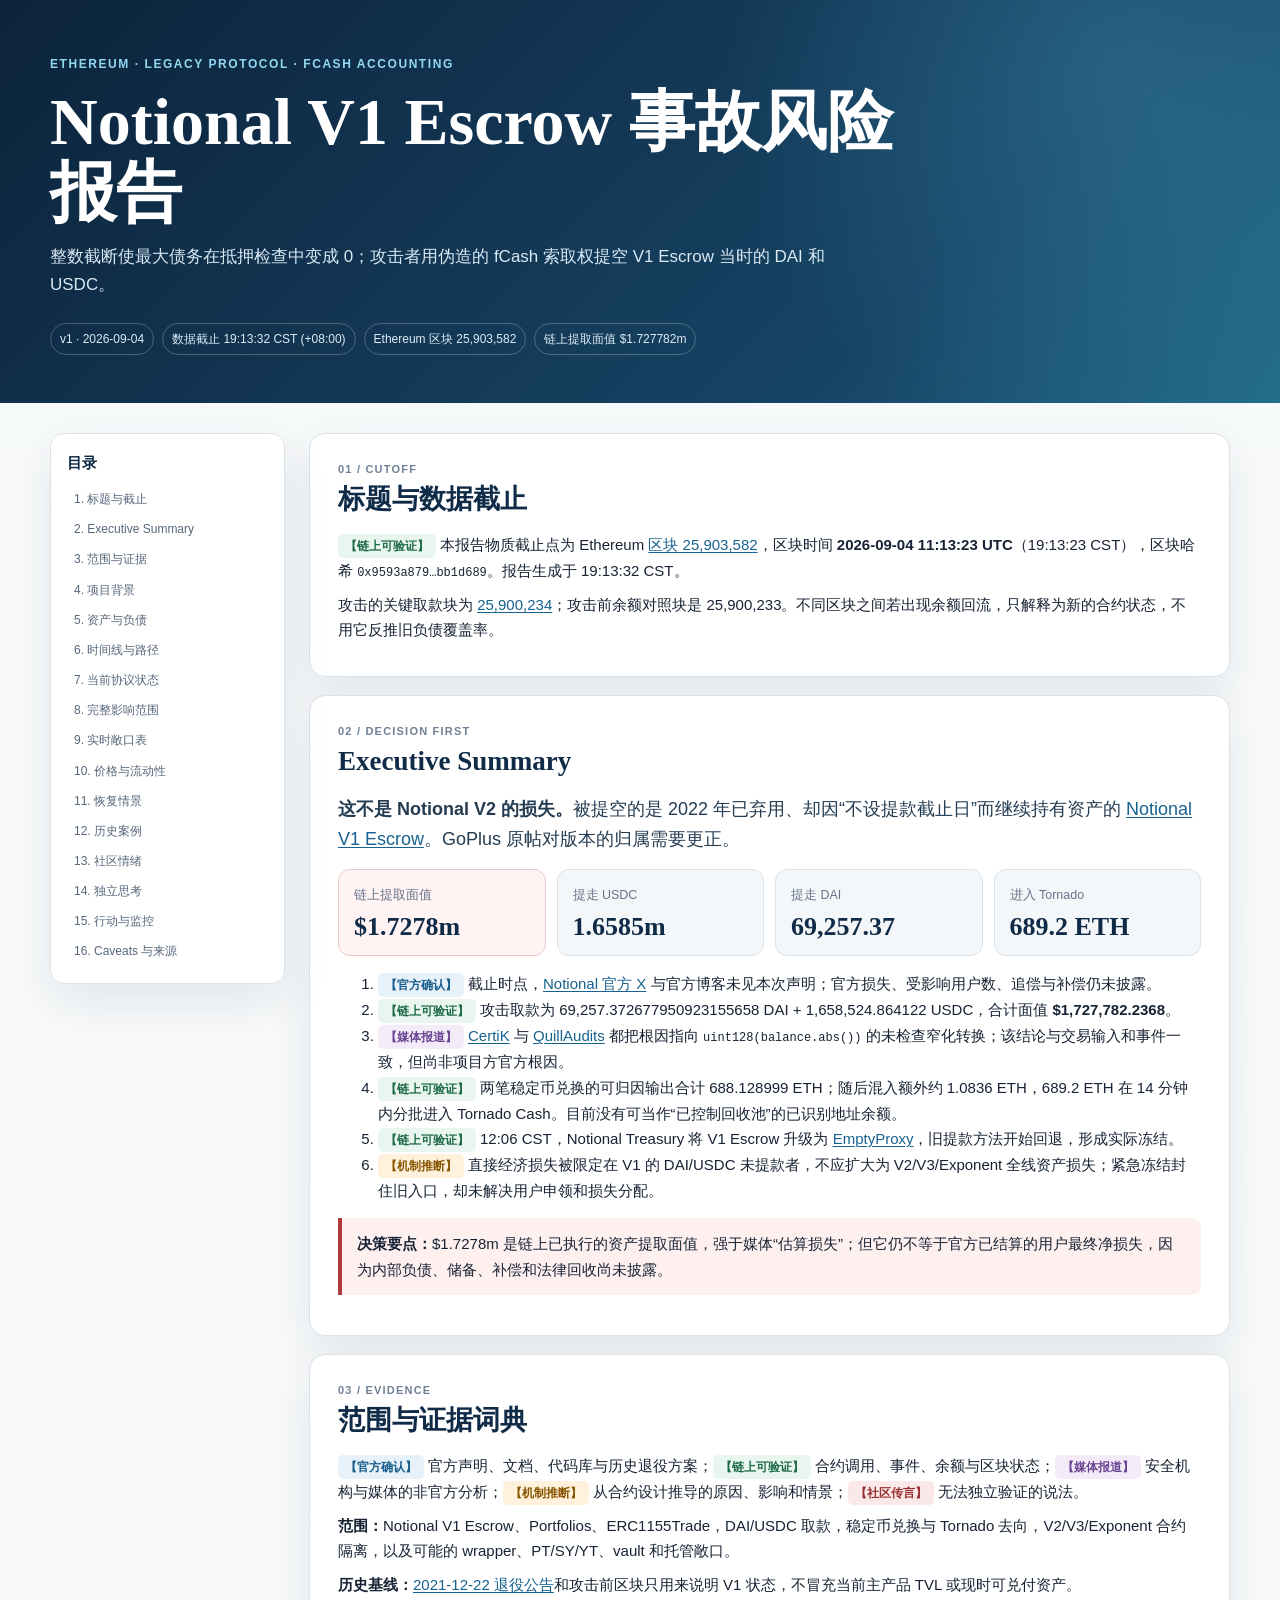
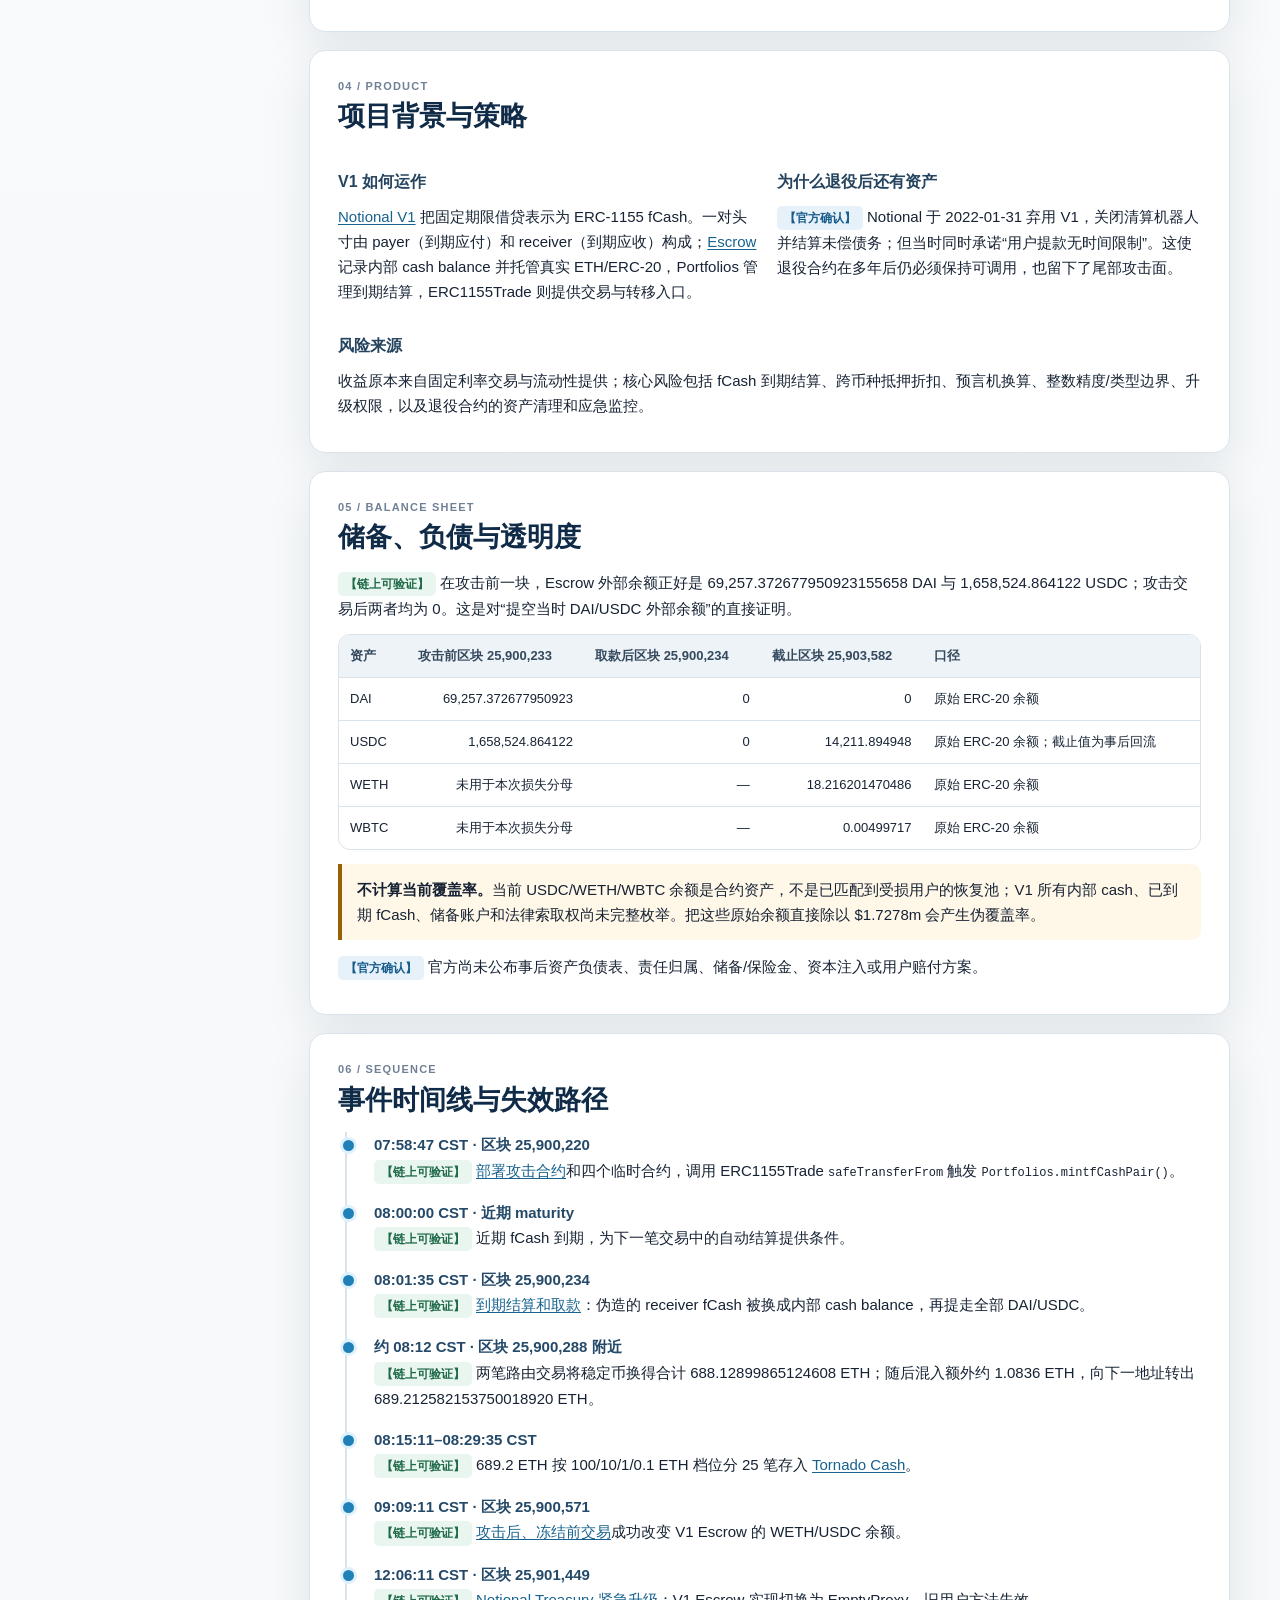
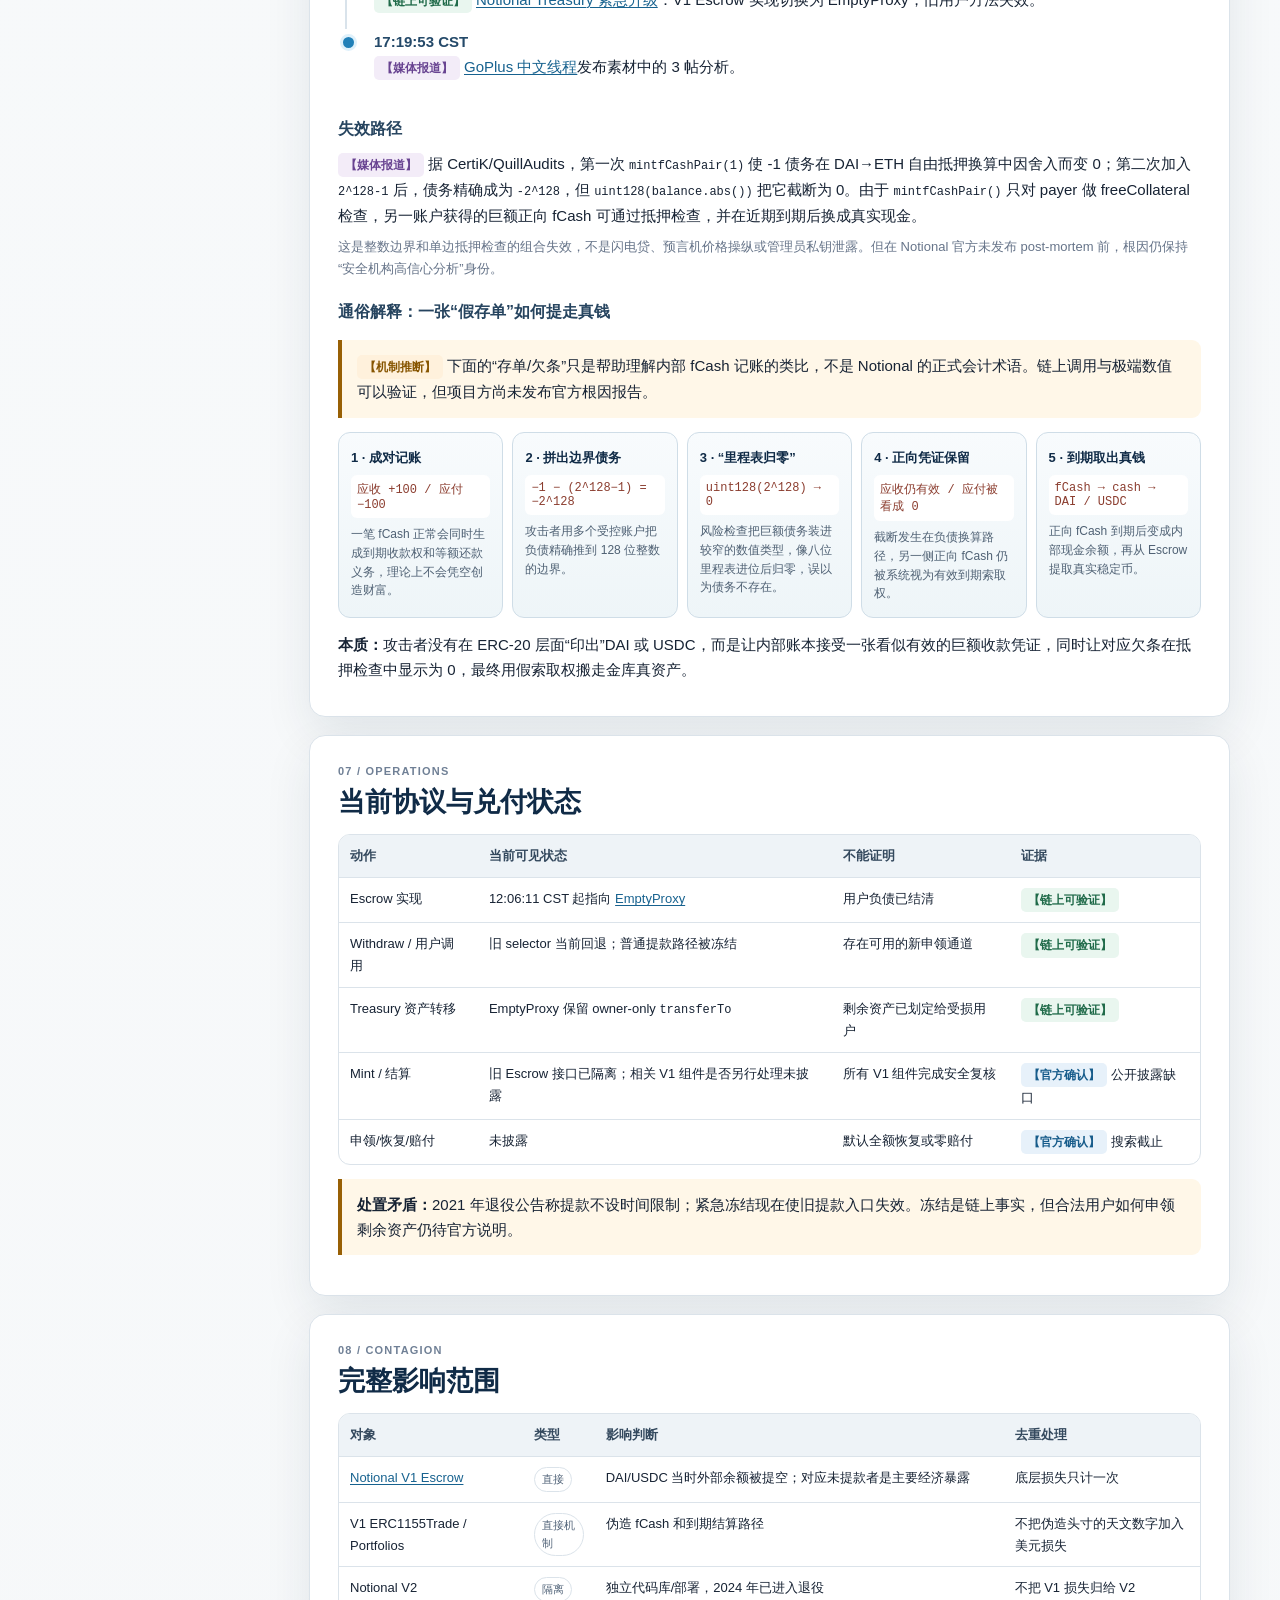
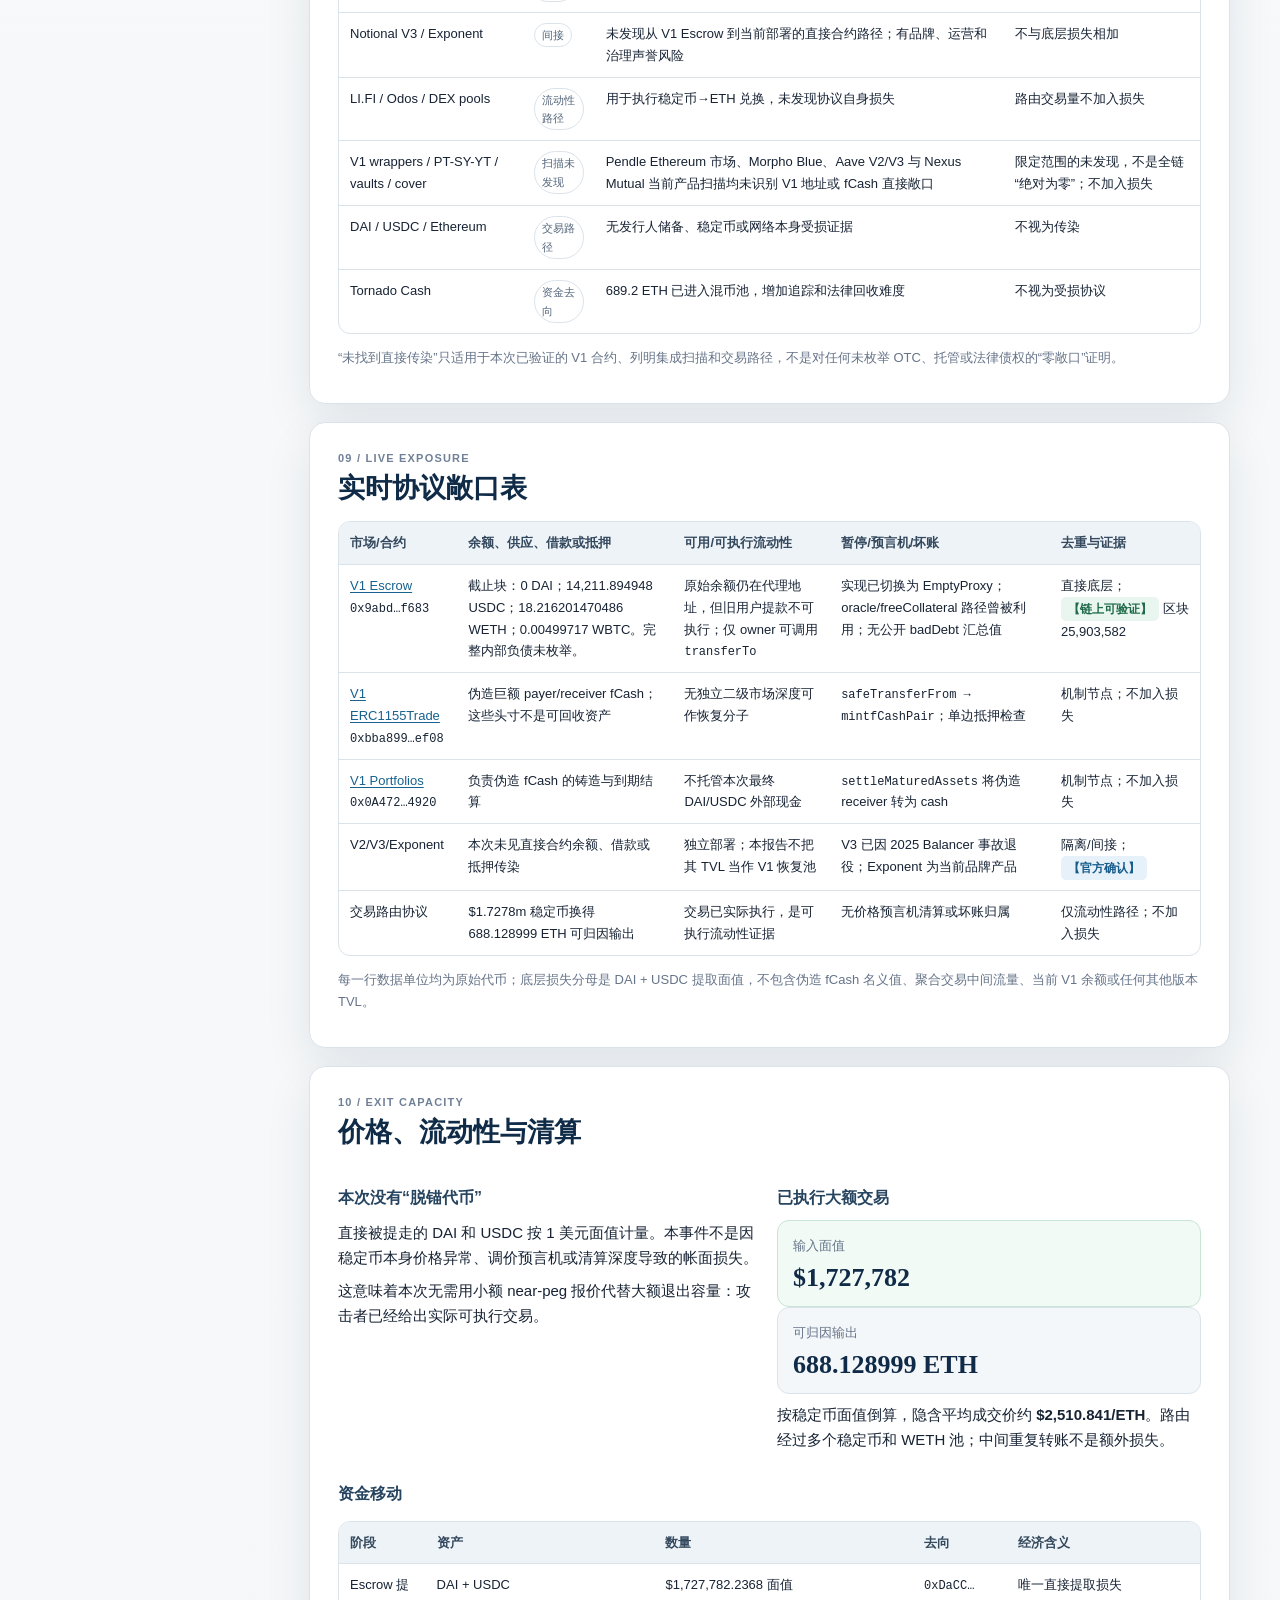
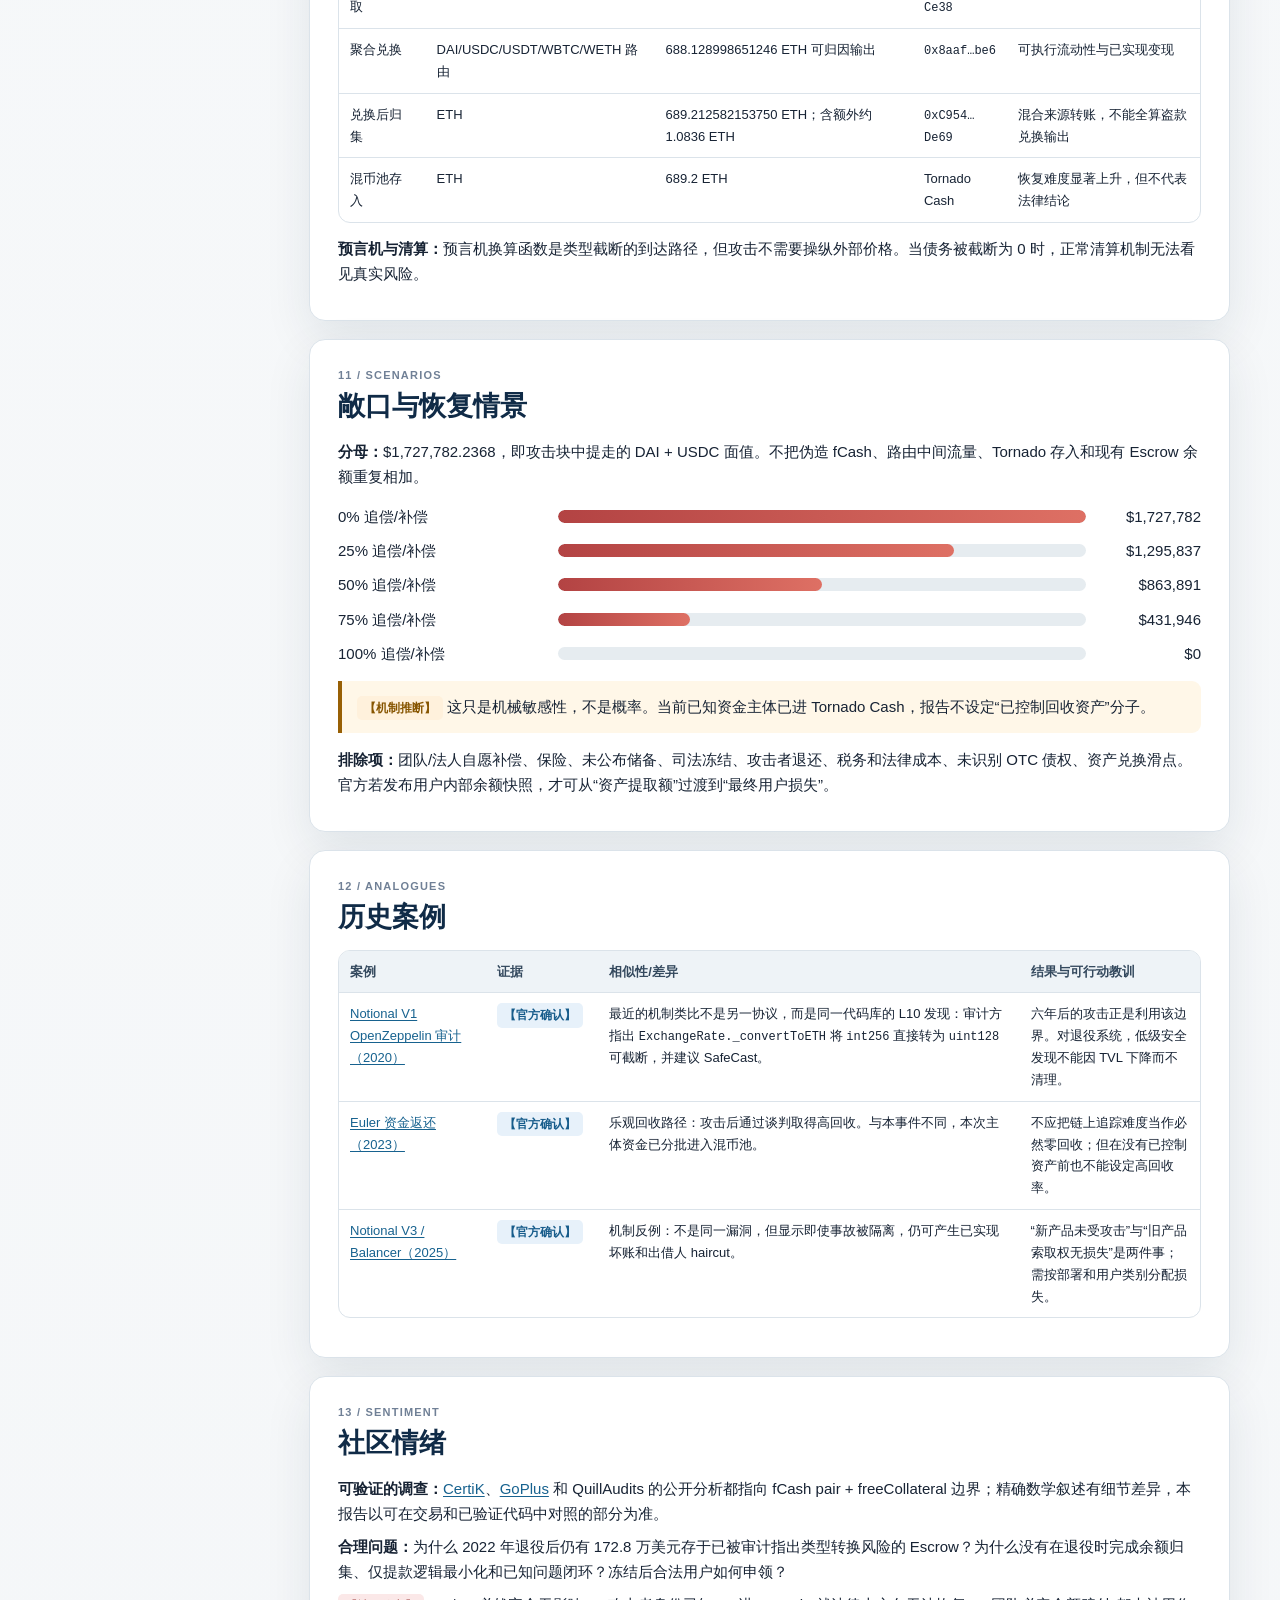
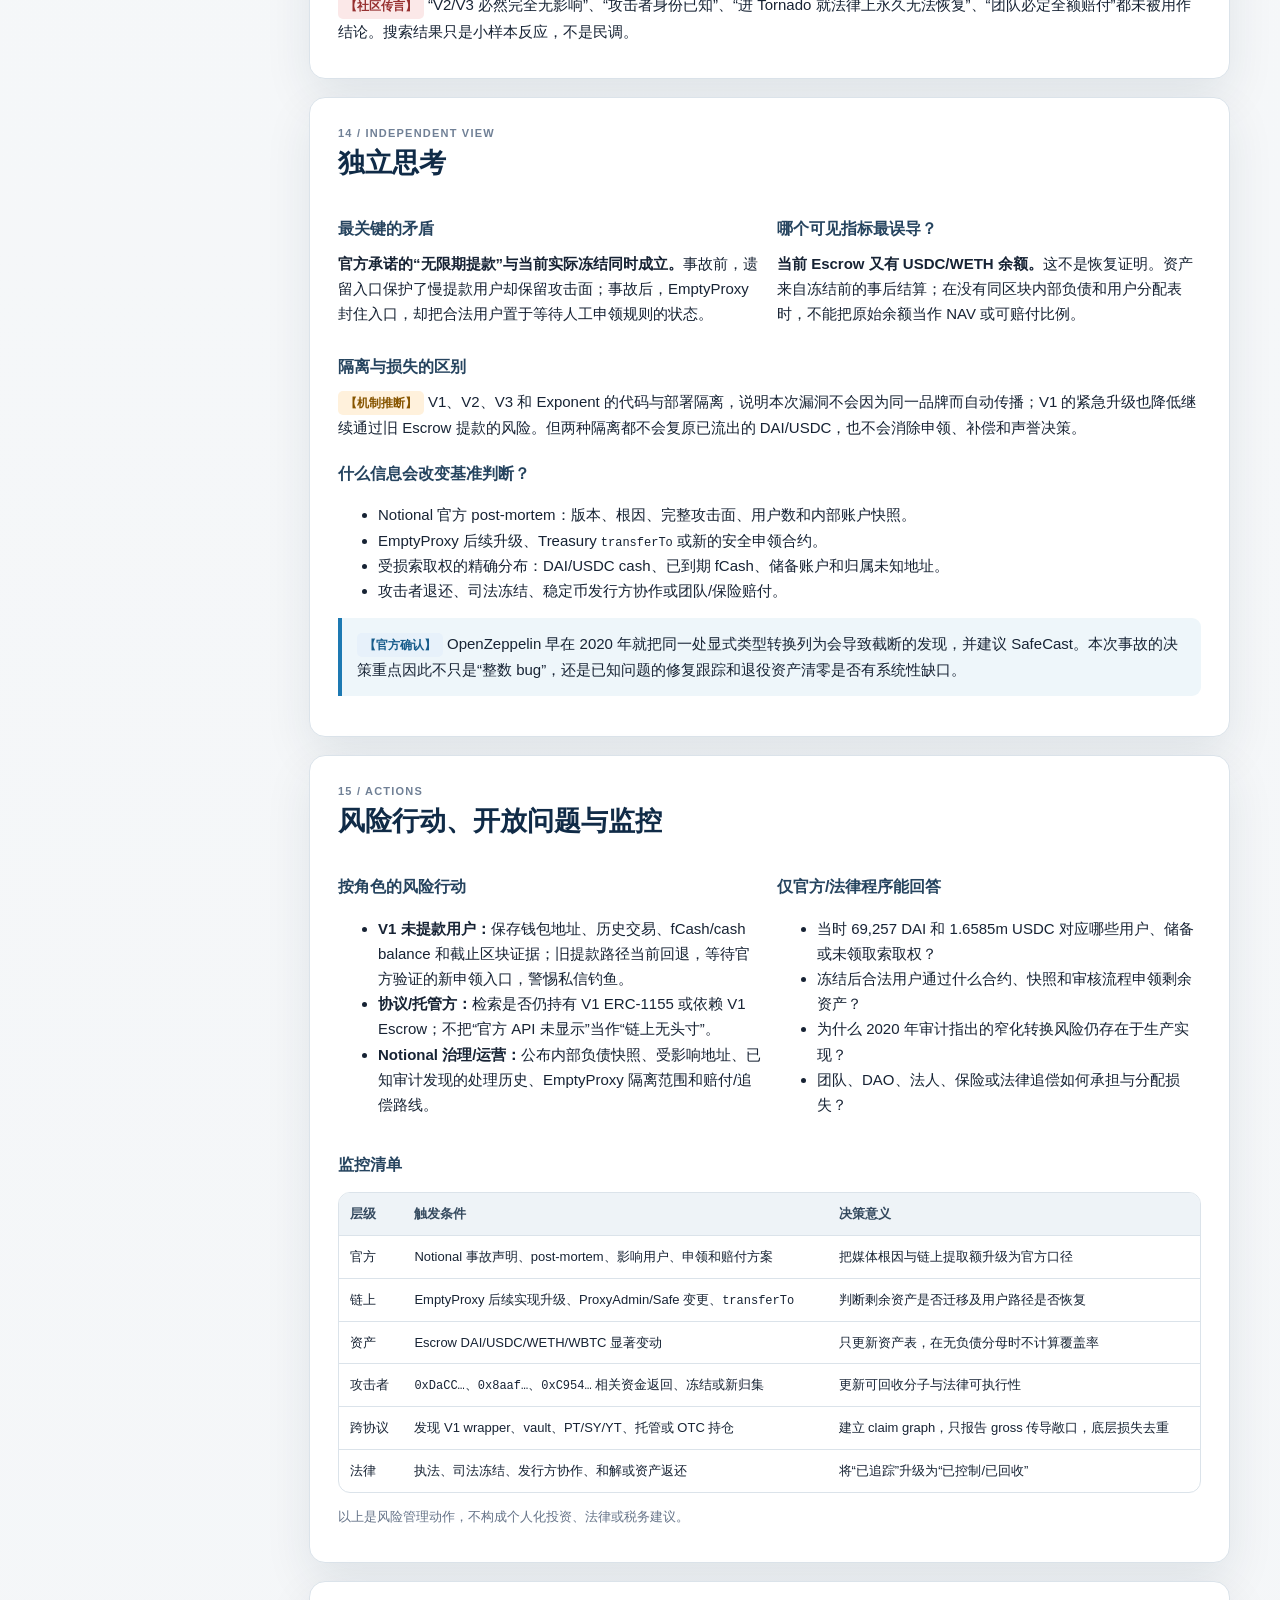
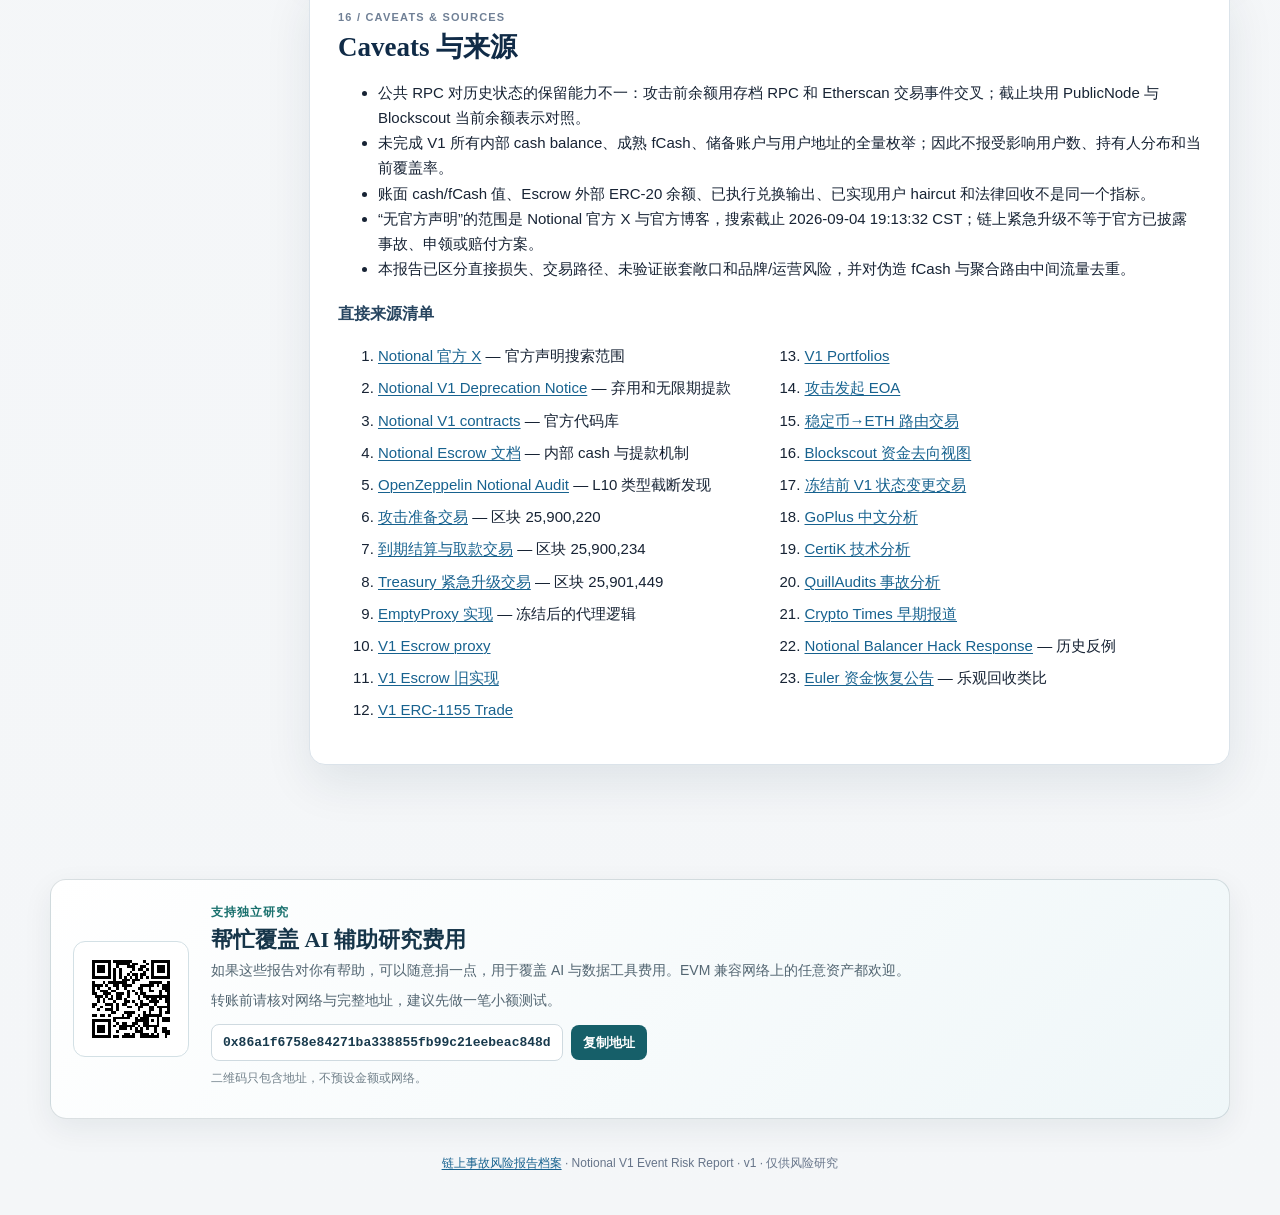
<file: reports/notional-v1-2026-09-04/index.html>
<!doctype html>
<html lang="zh-CN">
<head>
  <meta charset="utf-8">
  <meta name="viewport" content="width=device-width, initial-scale=1">
  <meta name="color-scheme" content="light">
  <title>Notional V1 Escrow 事故风险报告 v1 · 2026-09-04</title>
  <meta name="description" content="Notional V1 Escrow fCash 整数截断攻击的链上损失、资金去向、协议隔离和恢复情景。">
  <link rel="canonical" href="https://sharpcx.github.io/incident-risk-reports/reports/notional-v1-2026-09-04/">
  <meta property="og:type" content="article"><meta property="og:title" content="Notional V1 Escrow 事故风险报告"><meta property="og:description" content="被攻击者是已弃用的 V1 Escrow，不是 V2；链上提取面值约 172.778 万美元，Treasury 随后冻结旧入口。"><meta property="og:url" content="https://sharpcx.github.io/incident-risk-reports/reports/notional-v1-2026-09-04/"><meta property="og:image" content="https://sharpcx.github.io/incident-risk-reports/assets/site-cover.png"><meta name="twitter:card" content="summary_large_image">
  <style>
    :root{--ink:#172334;--muted:#667489;--line:#dbe3ea;--paper:#fff;--wash:#f4f7f9;--navy:#102b47;--blue:#1d79b2;--green:#267354;--red:#ad3b3b;--amber:#986005;--shadow:0 18px 48px rgba(16,43,71,.09)}*{box-sizing:border-box}html{scroll-behavior:smooth}body{margin:0;color:var(--ink);background:linear-gradient(180deg,#edf3f6 0,#f8fafb 30rem,#f4f6f8 100%);font:15px/1.68 -apple-system,BlinkMacSystemFont,"Segoe UI","PingFang SC","Noto Sans CJK SC",sans-serif}.wrap{width:min(1180px,calc(100% - 40px));margin:auto}.hero{color:#fff;background:radial-gradient(circle at 88% 18%,rgba(85,186,221,.26),transparent 25rem),linear-gradient(135deg,#0c233b,#174465 72%,#226b87);padding:54px 0 48px}.hero .eyebrow{color:#93d8f3;font-size:12px;font-weight:800;letter-spacing:.13em;text-transform:uppercase}.hero h1{max-width:900px;margin:12px 0 14px;font:700 clamp(37px,5.5vw,66px)/1.08 Georgia,"Songti SC",serif}.hero p{max-width:840px;margin:0;color:#d9e9f4;font-size:17px}.stamp{display:flex;flex-wrap:wrap;gap:8px;margin-top:23px}.stamp span{padding:5px 9px;border:1px solid rgba(255,255,255,.24);border-radius:999px;color:#dcebf5;font-size:12px}.layout{display:grid;grid-template-columns:235px minmax(0,1fr);gap:24px;padding:30px 0 70px}.toc{position:sticky;top:18px;align-self:start;padding:16px;border:1px solid var(--line);border-radius:14px;background:rgba(255,255,255,.91);box-shadow:var(--shadow)}.toc b{display:block;margin-bottom:9px;color:var(--navy)}.toc a{display:block;padding:5px 7px;border-radius:7px;color:#56677b;text-decoration:none;font-size:12px}.toc a:hover{background:#edf4f8;color:#174f73}.section{margin-bottom:18px;padding:26px 28px;border:1px solid var(--line);border-radius:16px;background:var(--paper);box-shadow:var(--shadow)}.kicker{color:#708096;font-size:11px;font-weight:800;letter-spacing:.11em;text-transform:uppercase}.section h2{margin:5px 0 15px;color:var(--navy);font:700 27px/1.25 Georgia,"Songti SC",serif}.section h3{margin:20px 0 8px;color:#26445f;font-size:16px}.section p{margin:8px 0}.lede{font-size:18px;color:#243c52}.label{display:inline-block;margin-right:4px;padding:2px 7px;border-radius:5px;white-space:nowrap;font-size:12px;font-weight:760}.official{color:#175c8b;background:#e7f1fa}.onchain{color:#1f6a49;background:#e9f6ef}.media{color:#684391;background:#f3ecf8}.infer{color:#875500;background:#fff1dc}.rumor{color:#962f2f;background:#fbe8e8}.note{margin:14px 0;padding:13px 15px;border-left:4px solid var(--blue);border-radius:0 9px 9px 0;background:#eef6fa}.note.danger{border-left-color:var(--red);background:#fff0f0}.note.amber{border-left-color:var(--amber);background:#fff7e8}.grid{display:grid;grid-template-columns:repeat(4,1fr);gap:11px;margin:14px 0}.card{padding:15px;border:1px solid var(--line);border-radius:12px;background:var(--wash)}.card small{display:block;color:var(--muted);margin-bottom:7px}.card b{display:block;color:var(--navy);font:700 26px/1.05 Georgia,serif}.card.red{border-color:#ebc7c7;background:#fff3f3}.card.green{border-color:#c8e4d5;background:#f1faf5}.two{display:grid;grid-template-columns:1fr 1fr;gap:15px}.table-wrap{overflow:auto;margin:13px 0;border:1px solid var(--line);border-radius:12px}table{width:100%;min-width:730px;border-collapse:collapse;font-size:13px}th,td{padding:10px 11px;border-bottom:1px solid var(--line);vertical-align:top}th{background:#eef3f7;color:#34495e;text-align:left}tr:last-child td{border-bottom:0}.num{text-align:right;white-space:nowrap;font-variant-numeric:tabular-nums}.mono{font:12px/1.5 ui-monospace,SFMono-Regular,Menlo,monospace;overflow-wrap:anywhere}.chip{display:inline-block;padding:2px 7px;border:1px solid var(--line);border-radius:999px;background:#fff;color:#53657a;font-size:11px}.steps{list-style:none;padding:0;margin:10px 0}.steps li{position:relative;margin-left:7px;padding:0 0 16px 27px;border-left:2px solid #d9e3eb}.steps li:last-child{border-left-color:transparent}.steps li:before{content:"";position:absolute;left:-7px;top:5px;width:11px;height:11px;border:3px solid #dff1fb;border-radius:50%;background:#2180b8}.steps time{font-weight:760;color:#244969}.plain-flow{display:grid;grid-template-columns:repeat(5,minmax(0,1fr));gap:9px;margin:14px 0}.plain-step{position:relative;padding:14px 12px;border:1px solid #cfdde7;border-radius:12px;background:linear-gradient(180deg,#f8fbfd,#eef5f8)}.plain-step b{display:block;margin-bottom:6px;color:var(--navy);font-size:13px}.plain-step code{display:block;margin:7px 0;padding:6px;border-radius:6px;background:#fff;color:#8b3d2f;white-space:normal}.plain-step p{margin:0;color:#4f6174;font-size:12px;line-height:1.55}.bars{margin:15px 0}.bar-row{display:grid;grid-template-columns:210px 1fr 105px;gap:10px;align-items:center;margin:9px 0}.bar-track{height:13px;overflow:hidden;border-radius:999px;background:#e6ecf0}.bar-fill{height:100%;border-radius:999px;background:linear-gradient(90deg,#b34343,#de7064)}.bar-fill.blue{background:linear-gradient(90deg,#1b75aa,#52a8cc)}.bar-value{text-align:right;font-variant-numeric:tabular-nums}.source-list{columns:2;column-gap:30px}.source-list li{break-inside:avoid;margin:0 0 7px}.subtle{color:var(--muted);font-size:13px}a{color:#17628f;text-decoration-thickness:1px;text-underline-offset:2px}code{font:12px ui-monospace,SFMono-Regular,Menlo,monospace}.footer{padding:8px 0 42px;text-align:center;color:var(--muted);font-size:12px}@media(max-width:920px){.layout{grid-template-columns:1fr}.toc{display:none}.grid{grid-template-columns:1fr 1fr}.two{grid-template-columns:1fr}.plain-flow{grid-template-columns:1fr 1fr}.source-list{columns:1}}@media(max-width:580px){.wrap{width:min(100% - 22px,1180px)}.hero{padding-top:38px}.section{padding:21px 18px}.grid,.plain-flow{grid-template-columns:1fr}.bar-row{grid-template-columns:1fr}.bar-value{text-align:left}}@media print{body{background:#fff}.hero{padding:25px 0;background:#fff;color:#111;border-bottom:2px solid #123}.hero p,.hero .eyebrow,.stamp span{color:#333}.layout{display:block;padding-top:12px}.toc{display:none}.section{margin:0;padding:12px 0;border:0;box-shadow:none}.grid,.two,.table-wrap,.plain-flow{break-inside:avoid}a{color:#111}.source-list{columns:2}}
  </style>
</head>
<body>
  <header class="hero"><div class="wrap"><div class="eyebrow">Ethereum · Legacy protocol · fCash accounting</div><h1>Notional V1 Escrow 事故风险报告</h1><p>整数截断使最大债务在抵押检查中变成 0；攻击者用伪造的 fCash 索取权提空 V1 Escrow 当时的 DAI 和 USDC。</p><div class="stamp"><span>v1 · 2026-09-04</span><span>数据截止 19:13:32 CST (+08:00)</span><span>Ethereum 区块 25,903,582</span><span>链上提取面值 $1.727782m</span></div></div></header>
  <main class="wrap layout">
    <nav class="toc"><b>目录</b><a href="#s1">1. 标题与截止</a><a href="#s2">2. Executive Summary</a><a href="#s3">3. 范围与证据</a><a href="#s4">4. 项目背景</a><a href="#s5">5. 资产与负债</a><a href="#s6">6. 时间线与路径</a><a href="#s7">7. 当前协议状态</a><a href="#s8">8. 完整影响范围</a><a href="#s9">9. 实时敞口表</a><a href="#s10">10. 价格与流动性</a><a href="#s11">11. 恢复情景</a><a href="#s12">12. 历史案例</a><a href="#s13">13. 社区情绪</a><a href="#s14">14. 独立思考</a><a href="#s15">15. 行动与监控</a><a href="#s16">16. Caveats 与来源</a></nav>
    <article>
      <section class="section" id="s1"><div class="kicker">01 / Cutoff</div><h2>标题与数据截止</h2><p><span class="label onchain">【链上可验证】</span>本报告物质截止点为 Ethereum <a href="https://etherscan.io/block/25903582">区块 25,903,582</a>，区块时间 <b>2026-09-04 11:13:23 UTC</b>（19:13:23 CST），区块哈希 <span class="mono">0x9593a879…bb1d689</span>。报告生成于 19:13:32 CST。</p><p>攻击的关键取款块为 <a href="https://etherscan.io/block/25900234">25,900,234</a>；攻击前余额对照块是 25,900,233。不同区块之间若出现余额回流，只解释为新的合约状态，不用它反推旧负债覆盖率。</p></section>

      <section class="section" id="s2"><div class="kicker">02 / Decision First</div><h2>Executive Summary</h2><p class="lede"><b>这不是 Notional V2 的损失。</b>被提空的是 2022 年已弃用、却因“不设提款截止日”而继续持有资产的 <a href="https://etherscan.io/address/0x9abd0b8868546105F6F48298eaDC1D9c82f7f683">Notional V1 Escrow</a>。GoPlus 原帖对版本的归属需要更正。</p><div class="grid"><div class="card red"><small>链上提取面值</small><b>$1.7278m</b></div><div class="card"><small>提走 USDC</small><b>1.6585m</b></div><div class="card"><small>提走 DAI</small><b>69,257.37</b></div><div class="card"><small>进入 Tornado</small><b>689.2 ETH</b></div></div><ol><li><span class="label official">【官方确认】</span>截止时点，<a href="https://x.com/NotionalFinance">Notional 官方 X</a> 与官方博客未见本次声明；官方损失、受影响用户数、追偿与补偿仍未披露。</li><li><span class="label onchain">【链上可验证】</span>攻击取款为 69,257.372677950923155658 DAI + 1,658,524.864122 USDC，合计面值 <b>$1,727,782.2368</b>。</li><li><span class="label media">【媒体报道】</span><a href="https://x.com/CertiKAlert/status/2095797115788443893">CertiK</a> 与 <a href="https://www.quillaudits.com/blog/hack-analysis/notional-finance-integer-overflow-exploit">QuillAudits</a> 都把根因指向 <code>uint128(balance.abs())</code> 的未检查窄化转换；该结论与交易输入和事件一致，但尚非项目方官方根因。</li><li><span class="label onchain">【链上可验证】</span>两笔稳定币兑换的可归因输出合计 688.128999 ETH；随后混入额外约 1.0836 ETH，689.2 ETH 在 14 分钟内分批进入 Tornado Cash。目前没有可当作“已控制回收池”的已识别地址余额。</li><li><span class="label onchain">【链上可验证】</span>12:06 CST，Notional Treasury 将 V1 Escrow 升级为 <a href="https://etherscan.io/address/0x7885484eb568275c45fff07415c5430dac682848#code">EmptyProxy</a>，旧提款方法开始回退，形成实际冻结。</li><li><span class="label infer">【机制推断】</span>直接经济损失被限定在 V1 的 DAI/USDC 未提款者，不应扩大为 V2/V3/Exponent 全线资产损失；紧急冻结封住旧入口，却未解决用户申领和损失分配。</li></ol><div class="note danger"><b>决策要点：</b>$1.7278m 是链上已执行的资产提取面值，强于媒体“估算损失”；但它仍不等于官方已结算的用户最终净损失，因为内部负债、储备、补偿和法律回收尚未披露。</div></section>

      <section class="section" id="s3"><div class="kicker">03 / Evidence</div><h2>范围与证据词典</h2><p><span class="label official">【官方确认】</span>官方声明、文档、代码库与历史退役方案；<span class="label onchain">【链上可验证】</span>合约调用、事件、余额与区块状态；<span class="label media">【媒体报道】</span>安全机构与媒体的非官方分析；<span class="label infer">【机制推断】</span>从合约设计推导的原因、影响和情景；<span class="label rumor">【社区传言】</span>无法独立验证的说法。</p><p><b>范围：</b>Notional V1 Escrow、Portfolios、ERC1155Trade，DAI/USDC 取款，稳定币兑换与 Tornado 去向，V2/V3/Exponent 合约隔离，以及可能的 wrapper、PT/SY/YT、vault 和托管敞口。</p><p><b>历史基线：</b><a href="https://blog.notional.finance/notional-v1-deprecation-notice/">2021-12-22 退役公告</a>和攻击前区块只用来说明 V1 状态，不冒充当前主产品 TVL 或现时可兑付资产。</p></section>

      <section class="section" id="s4"><div class="kicker">04 / Product</div><h2>项目背景与策略</h2><div class="two"><div><h3>V1 如何运作</h3><p><a href="https://github.com/notional-finance/contracts">Notional V1</a> 把固定期限借贷表示为 ERC-1155 fCash。一对头寸由 payer（到期应付）和 receiver（到期应收）构成；<a href="https://docs.notional.finance/developers/smart-contract-documentation/escrow">Escrow</a> 记录内部 cash balance 并托管真实 ETH/ERC-20，Portfolios 管理到期结算，ERC1155Trade 则提供交易与转移入口。</p></div><div><h3>为什么退役后还有资产</h3><p><span class="label official">【官方确认】</span>Notional 于 2022-01-31 弃用 V1，关闭清算机器人并结算未偿债务；但当时同时承诺“用户提款无时间限制”。这使退役合约在多年后仍必须保持可调用，也留下了尾部攻击面。</p></div></div><h3>风险来源</h3><p>收益原本来自固定利率交易与流动性提供；核心风险包括 fCash 到期结算、跨币种抵押折扣、预言机换算、整数精度/类型边界、升级权限，以及退役合约的资产清理和应急监控。</p></section>

      <section class="section" id="s5"><div class="kicker">05 / Balance Sheet</div><h2>储备、负债与透明度</h2><p><span class="label onchain">【链上可验证】</span>在攻击前一块，Escrow 外部余额正好是 69,257.372677950923155658 DAI 与 1,658,524.864122 USDC；攻击交易后两者均为 0。这是对“提空当时 DAI/USDC 外部余额”的直接证明。</p><div class="table-wrap"><table><thead><tr><th>资产</th><th>攻击前区块 25,900,233</th><th>取款后区块 25,900,234</th><th>截止区块 25,903,582</th><th>口径</th></tr></thead><tbody><tr><td>DAI</td><td class="num">69,257.372677950923</td><td class="num">0</td><td class="num">0</td><td>原始 ERC-20 余额</td></tr><tr><td>USDC</td><td class="num">1,658,524.864122</td><td class="num">0</td><td class="num">14,211.894948</td><td>原始 ERC-20 余额；截止值为事后回流</td></tr><tr><td>WETH</td><td class="num">未用于本次损失分母</td><td class="num">—</td><td class="num">18.216201470486</td><td>原始 ERC-20 余额</td></tr><tr><td>WBTC</td><td class="num">未用于本次损失分母</td><td class="num">—</td><td class="num">0.00499717</td><td>原始 ERC-20 余额</td></tr></tbody></table></div><div class="note amber"><b>不计算当前覆盖率。</b>当前 USDC/WETH/WBTC 余额是合约资产，不是已匹配到受损用户的恢复池；V1 所有内部 cash、已到期 fCash、储备账户和法律索取权尚未完整枚举。把这些原始余额直接除以 $1.7278m 会产生伪覆盖率。</div><p><span class="label official">【官方确认】</span>官方尚未公布事后资产负债表、责任归属、储备/保险金、资本注入或用户赔付方案。</p></section>

      <section class="section" id="s6"><div class="kicker">06 / Sequence</div><h2>事件时间线与失效路径</h2><ol class="steps"><li><time>07:58:47 CST · 区块 25,900,220</time><br><span class="label onchain">【链上可验证】</span><a href="https://etherscan.io/tx/0xe1589a19fe742f0d553889214abade69551fe944acffac014c28cc07b325d60a">部署攻击合约</a>和四个临时合约，调用 ERC1155Trade <code>safeTransferFrom</code> 触发 <code>Portfolios.mintfCashPair()</code>。</li><li><time>08:00:00 CST · 近期 maturity</time><br><span class="label onchain">【链上可验证】</span>近期 fCash 到期，为下一笔交易中的自动结算提供条件。</li><li><time>08:01:35 CST · 区块 25,900,234</time><br><span class="label onchain">【链上可验证】</span><a href="https://etherscan.io/tx/0xc3f3e318f7ab2d0daaba59e6ec901d25d1fe8a89aafe2b2b62e3b9aee1a24efa">到期结算和取款</a>：伪造的 receiver fCash 被换成内部 cash balance，再提走全部 DAI/USDC。</li><li><time>约 08:12 CST · 区块 25,900,288 附近</time><br><span class="label onchain">【链上可验证】</span>两笔路由交易将稳定币换得合计 688.12899865124608 ETH；随后混入额外约 1.0836 ETH，向下一地址转出 689.212582153750018920 ETH。</li><li><time>08:15:11–08:29:35 CST</time><br><span class="label onchain">【链上可验证】</span>689.2 ETH 按 100/10/1/0.1 ETH 档位分 25 笔存入 <a href="https://etherscan.io/address/0xd90e2f925DA726b50C4Ed8D0Fb90Ad053324F31b">Tornado Cash</a>。</li><li><time>09:09:11 CST · 区块 25,900,571</time><br><span class="label onchain">【链上可验证】</span><a href="https://etherscan.io/tx/0x6c7ca03df356282bdce23788103f8950d788dd0c5c2491ad9f31b3e3e679bcef">攻击后、冻结前交易</a>成功改变 V1 Escrow 的 WETH/USDC 余额。</li><li><time>12:06:11 CST · 区块 25,901,449</time><br><span class="label onchain">【链上可验证】</span><a href="https://etherscan.io/tx/0x012fc554b165b3b3ccf3121018ae26503cab50031fa84adea29253b1cd5831d9">Notional Treasury 紧急升级</a>：V1 Escrow 实现切换为 EmptyProxy，旧用户方法失效。</li><li><time>17:19:53 CST</time><br><span class="label media">【媒体报道】</span><a href="https://x.com/GoPlusZH/status/2095804029972439273">GoPlus 中文线程</a>发布素材中的 3 帖分析。</li></ol><h3>失效路径</h3><p><span class="label media">【媒体报道】</span>据 CertiK/QuillAudits，第一次 <code>mintfCashPair(1)</code> 使 -1 债务在 DAI→ETH 自由抵押换算中因舍入而变 0；第二次加入 <code>2^128-1</code> 后，债务精确成为 <code>-2^128</code>，但 <code>uint128(balance.abs())</code> 把它截断为 0。由于 <code>mintfCashPair()</code> 只对 payer 做 freeCollateral 检查，另一账户获得的巨额正向 fCash 可通过抵押检查，并在近期到期后换成真实现金。</p><p class="subtle">这是整数边界和单边抵押检查的组合失效，不是闪电贷、预言机价格操纵或管理员私钥泄露。但在 Notional 官方未发布 post-mortem 前，根因仍保持“安全机构高信心分析”身份。</p><h3>通俗解释：一张“假存单”如何提走真钱</h3><div class="note amber"><span class="label infer">【机制推断】</span>下面的“存单/欠条”只是帮助理解内部 fCash 记账的类比，不是 Notional 的正式会计术语。链上调用与极端数值可以验证，但项目方尚未发布官方根因报告。</div><div class="plain-flow"><div class="plain-step"><b>1 · 成对记账</b><code>应收 +100 / 应付 −100</code><p>一笔 fCash 正常会同时生成到期收款权和等额还款义务，理论上不会凭空创造财富。</p></div><div class="plain-step"><b>2 · 拼出边界债务</b><code>−1 − (2^128−1) = −2^128</code><p>攻击者用多个受控账户把负债精确推到 128 位整数的边界。</p></div><div class="plain-step"><b>3 · “里程表归零”</b><code>uint128(2^128) → 0</code><p>风险检查把巨额债务装进较窄的数值类型，像八位里程表进位后归零，误以为债务不存在。</p></div><div class="plain-step"><b>4 · 正向凭证保留</b><code>应收仍有效 / 应付被看成 0</code><p>截断发生在负债换算路径，另一侧正向 fCash 仍被系统视为有效到期索取权。</p></div><div class="plain-step"><b>5 · 到期取出真钱</b><code>fCash → cash → DAI / USDC</code><p>正向 fCash 到期后变成内部现金余额，再从 Escrow 提取真实稳定币。</p></div></div><p><b>本质：</b>攻击者没有在 ERC-20 层面“印出”DAI 或 USDC，而是让内部账本接受一张看似有效的巨额收款凭证，同时让对应欠条在抵押检查中显示为 0，最终用假索取权搬走金库真资产。</p></section>

      <section class="section" id="s7"><div class="kicker">07 / Operations</div><h2>当前协议与兑付状态</h2><div class="table-wrap"><table><thead><tr><th>动作</th><th>当前可见状态</th><th>不能证明</th><th>证据</th></tr></thead><tbody><tr><td>Escrow 实现</td><td>12:06:11 CST 起指向 <a href="https://etherscan.io/address/0x7885484eb568275c45fff07415c5430dac682848#code">EmptyProxy</a></td><td>用户负债已结清</td><td><span class="label onchain">【链上可验证】</span></td></tr><tr><td>Withdraw / 用户调用</td><td>旧 selector 当前回退；普通提款路径被冻结</td><td>存在可用的新申领通道</td><td><span class="label onchain">【链上可验证】</span></td></tr><tr><td>Treasury 资产转移</td><td>EmptyProxy 保留 owner-only <code>transferTo</code></td><td>剩余资产已划定给受损用户</td><td><span class="label onchain">【链上可验证】</span></td></tr><tr><td>Mint / 结算</td><td>旧 Escrow 接口已隔离；相关 V1 组件是否另行处理未披露</td><td>所有 V1 组件完成安全复核</td><td><span class="label official">【官方确认】</span>公开披露缺口</td></tr><tr><td>申领/恢复/赔付</td><td>未披露</td><td>默认全额恢复或零赔付</td><td><span class="label official">【官方确认】</span>搜索截止</td></tr></tbody></table></div><div class="note amber"><b>处置矛盾：</b>2021 年退役公告称提款不设时间限制；紧急冻结现在使旧提款入口失效。冻结是链上事实，但合法用户如何申领剩余资产仍待官方说明。</div></section>

      <section class="section" id="s8"><div class="kicker">08 / Contagion</div><h2>完整影响范围</h2><div class="table-wrap"><table><thead><tr><th>对象</th><th>类型</th><th>影响判断</th><th>去重处理</th></tr></thead><tbody><tr><td><a href="https://etherscan.io/address/0x9abd0b8868546105F6F48298eaDC1D9c82f7f683">Notional V1 Escrow</a></td><td><span class="chip">直接</span></td><td>DAI/USDC 当时外部余额被提空；对应未提款者是主要经济暴露</td><td>底层损失只计一次</td></tr><tr><td>V1 ERC1155Trade / Portfolios</td><td><span class="chip">直接机制</span></td><td>伪造 fCash 和到期结算路径</td><td>不把伪造头寸的天文数字加入美元损失</td></tr><tr><td>Notional V2</td><td><span class="chip">隔离</span></td><td>独立代码库/部署，2024 年已进入退役</td><td>不把 V1 损失归给 V2</td></tr><tr><td>Notional V3 / Exponent</td><td><span class="chip">间接</span></td><td>未发现从 V1 Escrow 到当前部署的直接合约路径；有品牌、运营和治理声誉风险</td><td>不与底层损失相加</td></tr><tr><td>LI.FI / Odos / DEX pools</td><td><span class="chip">流动性路径</span></td><td>用于执行稳定币→ETH 兑换，未发现协议自身损失</td><td>路由交易量不加入损失</td></tr><tr><td>V1 wrappers / PT-SY-YT / vaults / cover</td><td><span class="chip">扫描未发现</span></td><td>Pendle Ethereum 市场、Morpho Blue、Aave V2/V3 与 Nexus Mutual 当前产品扫描均未识别 V1 地址或 fCash 直接敞口</td><td>限定范围的未发现，不是全链“绝对为零”；不加入损失</td></tr><tr><td>DAI / USDC / Ethereum</td><td><span class="chip">交易路径</span></td><td>无发行人储备、稳定币或网络本身受损证据</td><td>不视为传染</td></tr><tr><td>Tornado Cash</td><td><span class="chip">资金去向</span></td><td>689.2 ETH 已进入混币池，增加追踪和法律回收难度</td><td>不视为受损协议</td></tr></tbody></table></div><p class="subtle">“未找到直接传染”只适用于本次已验证的 V1 合约、列明集成扫描和交易路径，不是对任何未枚举 OTC、托管或法律债权的“零敞口”证明。</p></section>

      <section class="section" id="s9"><div class="kicker">09 / Live Exposure</div><h2>实时协议敞口表</h2><div class="table-wrap"><table><thead><tr><th>市场/合约</th><th>余额、供应、借款或抵押</th><th>可用/可执行流动性</th><th>暂停/预言机/坏账</th><th>去重与证据</th></tr></thead><tbody><tr><td><a href="https://etherscan.io/address/0x9abd0b8868546105F6F48298eaDC1D9c82f7f683">V1 Escrow</a><br><span class="mono">0x9abd…f683</span></td><td>截止块：0 DAI；14,211.894948 USDC；18.216201470486 WETH；0.00499717 WBTC。完整内部负债未枚举。</td><td>原始余额仍在代理地址，但旧用户提款不可执行；仅 owner 可调用 <code>transferTo</code></td><td>实现已切换为 EmptyProxy；oracle/freeCollateral 路径曾被利用；无公开 badDebt 汇总值</td><td>直接底层；<span class="label onchain">【链上可验证】</span>区块 25,903,582</td></tr><tr><td><a href="https://etherscan.io/address/0xbba899578bd3fa3daa863a340f5600797993ef08">V1 ERC1155Trade</a><br><span class="mono">0xbba899…ef08</span></td><td>伪造巨额 payer/receiver fCash；这些头寸不是可回收资产</td><td>无独立二级市场深度可作恢复分子</td><td><code>safeTransferFrom → mintfCashPair</code>；单边抵押检查</td><td>机制节点；不加入损失</td></tr><tr><td><a href="https://etherscan.io/address/0x0A4721117040ABF319b954aBF13F654505C34920">V1 Portfolios</a><br><span class="mono">0x0A472…4920</span></td><td>负责伪造 fCash 的铸造与到期结算</td><td>不托管本次最终 DAI/USDC 外部现金</td><td><code>settleMaturedAssets</code> 将伪造 receiver 转为 cash</td><td>机制节点；不加入损失</td></tr><tr><td>V2/V3/Exponent</td><td>本次未见直接合约余额、借款或抵押传染</td><td>独立部署；本报告不把其 TVL 当作 V1 恢复池</td><td>V3 已因 2025 Balancer 事故退役；Exponent 为当前品牌产品</td><td>隔离/间接；<span class="label official">【官方确认】</span></td></tr><tr><td>交易路由协议</td><td>$1.7278m 稳定币换得 688.128999 ETH 可归因输出</td><td>交易已实际执行，是可执行流动性证据</td><td>无价格预言机清算或坏账归属</td><td>仅流动性路径；不加入损失</td></tr></tbody></table></div><p class="subtle">每一行数据单位均为原始代币；底层损失分母是 DAI + USDC 提取面值，不包含伪造 fCash 名义值、聚合交易中间流量、当前 V1 余额或任何其他版本 TVL。</p></section>

      <section class="section" id="s10"><div class="kicker">10 / Exit Capacity</div><h2>价格、流动性与清算</h2><div class="two"><div><h3>本次没有“脱锚代币”</h3><p>直接被提走的 DAI 和 USDC 按 1 美元面值计量。本事件不是因稳定币本身价格异常、调价预言机或清算深度导致的帐面损失。</p><p>这意味着本次无需用小额 near-peg 报价代替大额退出容量：攻击者已经给出实际可执行交易。</p></div><div><h3>已执行大额交易</h3><div class="card green"><small>输入面值</small><b>$1,727,782</b></div><div class="card"><small>可归因输出</small><b>688.128999 ETH</b></div><p>按稳定币面值倒算，隐含平均成交价约 <b>$2,510.841/ETH</b>。路由经过多个稳定币和 WETH 池；中间重复转账不是额外损失。</p></div></div><h3>资金移动</h3><div class="table-wrap"><table><thead><tr><th>阶段</th><th>资产</th><th>数量</th><th>去向</th><th>经济含义</th></tr></thead><tbody><tr><td>Escrow 提取</td><td>DAI + USDC</td><td>$1,727,782.2368 面值</td><td><span class="mono">0xDaCC…Ce38</span></td><td>唯一直接提取损失</td></tr><tr><td>聚合兑换</td><td>DAI/USDC/USDT/WBTC/WETH 路由</td><td>688.128998651246 ETH 可归因输出</td><td><span class="mono">0x8aaf…be6</span></td><td>可执行流动性与已实现变现</td></tr><tr><td>兑换后归集</td><td>ETH</td><td>689.212582153750 ETH；含额外约 1.0836 ETH</td><td><span class="mono">0xC954…De69</span></td><td>混合来源转账，不能全算盗款兑换输出</td></tr><tr><td>混币池存入</td><td>ETH</td><td>689.2 ETH</td><td>Tornado Cash</td><td>恢复难度显著上升，但不代表法律结论</td></tr></tbody></table></div><p><b>预言机与清算：</b>预言机换算函数是类型截断的到达路径，但攻击不需要操纵外部价格。当债务被截断为 0 时，正常清算机制无法看见真实风险。</p></section>

      <section class="section" id="s11"><div class="kicker">11 / Scenarios</div><h2>敞口与恢复情景</h2><p><b>分母：</b>$1,727,782.2368，即攻击块中提走的 DAI + USDC 面值。不把伪造 fCash、路由中间流量、Tornado 存入和现有 Escrow 余额重复相加。</p><div class="bars"><div class="bar-row"><span>0% 追偿/补偿</span><div class="bar-track"><div class="bar-fill" style="width:100%"></div></div><span class="bar-value">$1,727,782</span></div><div class="bar-row"><span>25% 追偿/补偿</span><div class="bar-track"><div class="bar-fill" style="width:75%"></div></div><span class="bar-value">$1,295,837</span></div><div class="bar-row"><span>50% 追偿/补偿</span><div class="bar-track"><div class="bar-fill" style="width:50%"></div></div><span class="bar-value">$863,891</span></div><div class="bar-row"><span>75% 追偿/补偿</span><div class="bar-track"><div class="bar-fill" style="width:25%"></div></div><span class="bar-value">$431,946</span></div><div class="bar-row"><span>100% 追偿/补偿</span><div class="bar-track"><div class="bar-fill" style="width:0%"></div></div><span class="bar-value">$0</span></div></div><div class="note amber"><span class="label infer">【机制推断】</span>这只是机械敏感性，不是概率。当前已知资金主体已进 Tornado Cash，报告不设定“已控制回收资产”分子。</div><p><b>排除项：</b>团队/法人自愿补偿、保险、未公布储备、司法冻结、攻击者退还、税务和法律成本、未识别 OTC 债权、资产兑换滑点。官方若发布用户内部余额快照，才可从“资产提取额”过渡到“最终用户损失”。</p></section>

      <section class="section" id="s12"><div class="kicker">12 / Analogues</div><h2>历史案例</h2><div class="table-wrap"><table><thead><tr><th>案例</th><th>证据</th><th>相似性/差异</th><th>结果与可行动教训</th></tr></thead><tbody><tr><td><a href="https://www.openzeppelin.com/news/notional-audit">Notional V1 OpenZeppelin 审计（2020）</a></td><td><span class="label official">【官方确认】</span></td><td>最近的机制类比不是另一协议，而是同一代码库的 L10 发现：审计方指出 <code>ExchangeRate._convertToETH</code> 将 <code>int256</code> 直接转为 <code>uint128</code>可截断，并建议 SafeCast。</td><td>六年后的攻击正是利用该边界。对退役系统，低级安全发现不能因 TVL 下降而不清理。</td></tr><tr><td><a href="https://forum.euler.finance/t/special-announcement/900">Euler 资金返还（2023）</a></td><td><span class="label official">【官方确认】</span></td><td>乐观回收路径：攻击后通过谈判取得高回收。与本事件不同，本次主体资金已分批进入混币池。</td><td>不应把链上追踪难度当作必然零回收；但在没有已控制资产前也不能设定高回收率。</td></tr><tr><td><a href="https://blog.notional.finance/balancer-hack-response/">Notional V3 / Balancer（2025）</a></td><td><span class="label official">【官方确认】</span></td><td>机制反例：不是同一漏洞，但显示即使事故被隔离，仍可产生已实现坏账和出借人 haircut。</td><td>“新产品未受攻击”与“旧产品索取权无损失”是两件事；需按部署和用户类别分配损失。</td></tr></tbody></table></div></section>

      <section class="section" id="s13"><div class="kicker">13 / Sentiment</div><h2>社区情绪</h2><p><b>可验证的调查：</b><a href="https://x.com/CertiKAlert/status/2095797115788443893">CertiK</a>、<a href="https://x.com/GoPlusZH/status/2095804029972439273">GoPlus</a> 和 QuillAudits 的公开分析都指向 fCash pair + freeCollateral 边界；精确数学叙述有细节差异，本报告以可在交易和已验证代码中对照的部分为准。</p><p><b>合理问题：</b>为什么 2022 年退役后仍有 172.8 万美元存于已被审计指出类型转换风险的 Escrow？为什么没有在退役时完成余额归集、仅提款逻辑最小化和已知问题闭环？冻结后合法用户如何申领？</p><p><span class="label rumor">【社区传言】</span>“V2/V3 必然完全无影响”、“攻击者身份已知”、“进 Tornado 就法律上永久无法恢复”、“团队必定全额赔付”都未被用作结论。搜索结果只是小样本反应，不是民调。</p></section>

      <section class="section" id="s14"><div class="kicker">14 / Independent View</div><h2>独立思考</h2><div class="two"><div><h3>最关键的矛盾</h3><p><b>官方承诺的“无限期提款”与当前实际冻结同时成立。</b>事故前，遗留入口保护了慢提款用户却保留攻击面；事故后，EmptyProxy 封住入口，却把合法用户置于等待人工申领规则的状态。</p></div><div><h3>哪个可见指标最误导？</h3><p><b>当前 Escrow 又有 USDC/WETH 余额。</b>这不是恢复证明。资产来自冻结前的事后结算；在没有同区块内部负债和用户分配表时，不能把原始余额当作 NAV 或可赔付比例。</p></div></div><h3>隔离与损失的区别</h3><p><span class="label infer">【机制推断】</span>V1、V2、V3 和 Exponent 的代码与部署隔离，说明本次漏洞不会因为同一品牌而自动传播；V1 的紧急升级也降低继续通过旧 Escrow 提款的风险。但两种隔离都不会复原已流出的 DAI/USDC，也不会消除申领、补偿和声誉决策。</p><h3>什么信息会改变基准判断？</h3><ul><li>Notional 官方 post-mortem：版本、根因、完整攻击面、用户数和内部账户快照。</li><li>EmptyProxy 后续升级、Treasury <code>transferTo</code> 或新的安全申领合约。</li><li>受损索取权的精确分布：DAI/USDC cash、已到期 fCash、储备账户和归属未知地址。</li><li>攻击者退还、司法冻结、稳定币发行方协作或团队/保险赔付。</li></ul><div class="note"><span class="label official">【官方确认】</span>OpenZeppelin 早在 2020 年就把同一处显式类型转换列为会导致截断的发现，并建议 SafeCast。本次事故的决策重点因此不只是“整数 bug”，还是已知问题的修复跟踪和退役资产清零是否有系统性缺口。</div></section>

      <section class="section" id="s15"><div class="kicker">15 / Actions</div><h2>风险行动、开放问题与监控</h2><div class="two"><div><h3>按角色的风险行动</h3><ul><li><b>V1 未提款用户：</b>保存钱包地址、历史交易、fCash/cash balance 和截止区块证据；旧提款路径当前回退，等待官方验证的新申领入口，警惕私信钓鱼。</li><li><b>协议/托管方：</b>检索是否仍持有 V1 ERC-1155 或依赖 V1 Escrow；不把“官方 API 未显示”当作“链上无头寸”。</li><li><b>Notional 治理/运营：</b>公布内部负债快照、受影响地址、已知审计发现的处理历史、EmptyProxy 隔离范围和赔付/追偿路线。</li></ul></div><div><h3>仅官方/法律程序能回答</h3><ul><li>当时 69,257 DAI 和 1.6585m USDC 对应哪些用户、储备或未领取索取权？</li><li>冻结后合法用户通过什么合约、快照和审核流程申领剩余资产？</li><li>为什么 2020 年审计指出的窄化转换风险仍存在于生产实现？</li><li>团队、DAO、法人、保险或法律追偿如何承担与分配损失？</li></ul></div></div><h3>监控清单</h3><div class="table-wrap"><table><thead><tr><th>层级</th><th>触发条件</th><th>决策意义</th></tr></thead><tbody><tr><td>官方</td><td>Notional 事故声明、post-mortem、影响用户、申领和赔付方案</td><td>把媒体根因与链上提取额升级为官方口径</td></tr><tr><td>链上</td><td>EmptyProxy 后续实现升级、ProxyAdmin/Safe 变更、<code>transferTo</code></td><td>判断剩余资产是否迁移及用户路径是否恢复</td></tr><tr><td>资产</td><td>Escrow DAI/USDC/WETH/WBTC 显著变动</td><td>只更新资产表，在无负债分母时不计算覆盖率</td></tr><tr><td>攻击者</td><td><span class="mono">0xDaCC…</span>、<span class="mono">0x8aaf…</span>、<span class="mono">0xC954…</span> 相关资金返回、冻结或新归集</td><td>更新可回收分子与法律可执行性</td></tr><tr><td>跨协议</td><td>发现 V1 wrapper、vault、PT/SY/YT、托管或 OTC 持仓</td><td>建立 claim graph，只报告 gross 传导敞口，底层损失去重</td></tr><tr><td>法律</td><td>执法、司法冻结、发行方协作、和解或资产返还</td><td>将“已追踪”升级为“已控制/已回收”</td></tr></tbody></table></div><p class="subtle">以上是风险管理动作，不构成个人化投资、法律或税务建议。</p></section>

      <section class="section" id="s16"><div class="kicker">16 / Caveats &amp; Sources</div><h2>Caveats 与来源</h2><ul><li>公共 RPC 对历史状态的保留能力不一：攻击前余额用存档 RPC 和 Etherscan 交易事件交叉；截止块用 PublicNode 与 Blockscout 当前余额表示对照。</li><li>未完成 V1 所有内部 cash balance、成熟 fCash、储备账户与用户地址的全量枚举；因此不报受影响用户数、持有人分布和当前覆盖率。</li><li>账面 cash/fCash 值、Escrow 外部 ERC-20 余额、已执行兑换输出、已实现用户 haircut 和法律回收不是同一个指标。</li><li>“无官方声明”的范围是 Notional 官方 X 与官方博客，搜索截止 2026-09-04 19:13:32 CST；链上紧急升级不等于官方已披露事故、申领或赔付方案。</li><li>本报告已区分直接损失、交易路径、未验证嵌套敞口和品牌/运营风险，并对伪造 fCash 与聚合路由中间流量去重。</li></ul><h3>直接来源清单</h3><ol class="source-list"><li><a href="https://x.com/NotionalFinance">Notional 官方 X</a> — 官方声明搜索范围</li><li><a href="https://blog.notional.finance/notional-v1-deprecation-notice/">Notional V1 Deprecation Notice</a> — 弃用和无限期提款</li><li><a href="https://github.com/notional-finance/contracts">Notional V1 contracts</a> — 官方代码库</li><li><a href="https://docs.notional.finance/developers/smart-contract-documentation/escrow">Notional Escrow 文档</a> — 内部 cash 与提款机制</li><li><a href="https://www.openzeppelin.com/news/notional-audit">OpenZeppelin Notional Audit</a> — L10 类型截断发现</li><li><a href="https://etherscan.io/tx/0xe1589a19fe742f0d553889214abade69551fe944acffac014c28cc07b325d60a">攻击准备交易</a> — 区块 25,900,220</li><li><a href="https://etherscan.io/tx/0xc3f3e318f7ab2d0daaba59e6ec901d25d1fe8a89aafe2b2b62e3b9aee1a24efa">到期结算与取款交易</a> — 区块 25,900,234</li><li><a href="https://etherscan.io/tx/0x012fc554b165b3b3ccf3121018ae26503cab50031fa84adea29253b1cd5831d9">Treasury 紧急升级交易</a> — 区块 25,901,449</li><li><a href="https://etherscan.io/address/0x7885484eb568275c45fff07415c5430dac682848#code">EmptyProxy 实现</a> — 冻结后的代理逻辑</li><li><a href="https://etherscan.io/address/0x9abd0b8868546105F6F48298eaDC1D9c82f7f683">V1 Escrow proxy</a></li><li><a href="https://etherscan.io/address/0x8a134e651432A902041643668940C9a9cD270633">V1 Escrow 旧实现</a></li><li><a href="https://etherscan.io/address/0xbba899578bd3fa3daa863a340f5600797993ef08">V1 ERC-1155 Trade</a></li><li><a href="https://etherscan.io/address/0x0A4721117040ABF319b954aBF13F654505C34920">V1 Portfolios</a></li><li><a href="https://etherscan.io/address/0xDaCC235a494750193695A111D715c2ca12b5Ce38">攻击发起 EOA</a></li><li><a href="https://etherscan.io/tx/0xaf6ae85c2000dc50a6ead767f1582a23a43904056e354a2c64b490f3d5c21d27">稳定币→ETH 路由交易</a></li><li><a href="https://eth.blockscout.com/address/0xC95496c917A41a394EfdAC3e0882F5903D24De69">Blockscout 资金去向视图</a></li><li><a href="https://etherscan.io/tx/0x6c7ca03df356282bdce23788103f8950d788dd0c5c2491ad9f31b3e3e679bcef">冻结前 V1 状态变更交易</a></li><li><a href="https://x.com/GoPlusZH/status/2095804029972439273">GoPlus 中文分析</a></li><li><a href="https://x.com/CertiKAlert/status/2095797115788443893">CertiK 技术分析</a></li><li><a href="https://www.quillaudits.com/blog/hack-analysis/notional-finance-integer-overflow-exploit">QuillAudits 事故分析</a></li><li><a href="https://www.cryptotimes.io/2026/09/04/notional-finance-escrow-contract-faces-reported-1-7m-exploit/">Crypto Times 早期报道</a></li><li><a href="https://blog.notional.finance/balancer-hack-response/">Notional Balancer Hack Response</a> — 历史反例</li><li><a href="https://forum.euler.finance/t/special-announcement/900">Euler 资金恢复公告</a> — 乐观回收类比</li></ol></section>
    </article>
  </main>
  <footer class="wrap footer"><a href="../../">链上事故风险报告档案</a> · Notional V1 Event Risk Report · v1 · 仅供风险研究</footer>
  <script src="../../assets/donation.js"></script>
</body>
</html>
</file>
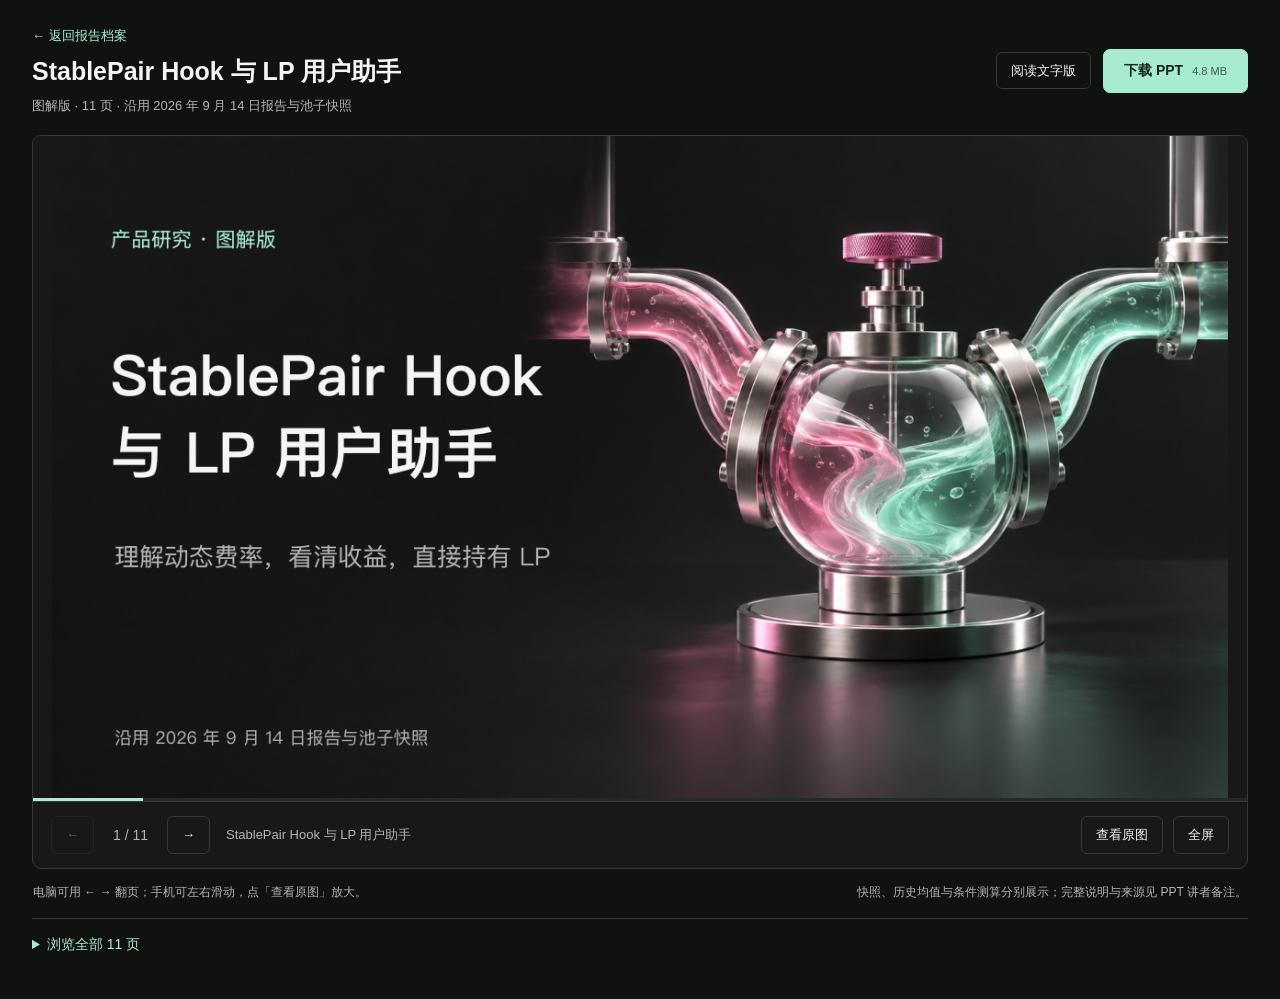
<file: reports/stablepair-hook-2026-09-14/index.html>
<!doctype html>
<html lang="zh-CN">
<head>
  <meta charset="utf-8">
  <meta name="viewport" content="width=device-width,initial-scale=1">
  <meta name="color-scheme" content="dark">
  <title>StablePair Hook 与 LP 用户助手 · 图解版</title>
  <meta name="description" content="11 页图解：StablePair Hook 动态费率、基础收益快照与情景测算，以及用户直接持有 Uniswap LP 的助手形态。保留 2026 年 9 月 14 日报告数据。">
  <link rel="canonical" href="https://sharpcx.github.io/incident-risk-reports/reports/stablepair-hook-2026-09-14/">
  <meta property="og:type" content="article">
  <meta property="og:title" content="StablePair Hook 与 LP 用户助手 · 图解版">
  <meta property="og:description" content="看懂动态费率、收益与产品形态。在线翻阅 11 页图解，下载 PowerPoint；数据沿用 2026-09-14。">
  <meta property="og:url" content="https://sharpcx.github.io/incident-risk-reports/reports/stablepair-hook-2026-09-14/">
  <meta property="og:image" content="https://sharpcx.github.io/incident-risk-reports/reports/stablepair-hook-2026-09-14/slides/slide-01.png">
  <meta property="og:image:width" content="1280">
  <meta property="og:image:height" content="720">
  <meta name="twitter:card" content="summary_large_image">
  <meta name="twitter:title" content="StablePair Hook 与 LP 用户助手 · 图解版">
  <meta name="twitter:description" content="机制图、收益图表与产品界面。11 页 PPT，沿用 2026-09-14 数据。">
  <meta name="twitter:image" content="https://sharpcx.github.io/incident-risk-reports/reports/stablepair-hook-2026-09-14/slides/slide-01.png">
  <link rel="icon" href="../../assets/site-icon.svg" type="image/svg+xml">
  <style>
    :root{color-scheme:dark;--bg:#101210;--panel:#171817;--text:#f5f5f3;--muted:#b1b5b3;--mint:#a7ebd1;--pink:#f55398;--border:#343a36}
    *{box-sizing:border-box}body{margin:0;background:var(--bg);color:var(--text);font-family:-apple-system,BlinkMacSystemFont,"PingFang SC","Microsoft YaHei",sans-serif}a{color:inherit}button,a{ -webkit-tap-highlight-color:transparent}button{font:inherit;color:inherit;cursor:pointer}button:disabled{opacity:.32;cursor:default}button:focus-visible,a:focus-visible,summary:focus-visible{outline:3px solid var(--pink);outline-offset:4px}header{max-width:1456px;margin:auto;padding:26px 32px 20px;display:flex;align-items:center;gap:24px;justify-content:space-between}.home{font-size:13px;color:var(--mint);text-decoration:none;display:inline-block;margin-bottom:9px}h1{font-size:clamp(19px,2vw,25px);line-height:1.4;margin:0;font-weight:650}.meta{margin:8px 0 0;font-size:13px;color:var(--muted)}.download{display:inline-flex;align-items:center;justify-content:center;gap:9px;background:var(--mint);color:#10251c;border:1px solid var(--mint);border-radius:7px;padding:12px 20px;font-size:14px;text-decoration:none;font-weight:650;white-space:nowrap}.download:hover{background:#c3f4e1}.download small{font-size:11px;font-weight:400;opacity:.7}main{max-width:1456px;margin:0 auto;padding:0 32px 28px}.viewer{background:var(--panel);border:1px solid var(--border);border-radius:9px;overflow:hidden}.stage{margin:0;background:var(--panel);display:flex;align-items:center;justify-content:center;aspect-ratio:16/9;max-height:calc(100svh - 238px);min-height:180px;width:100%;overflow:hidden}.stage img{display:block;width:100%;height:100%;object-fit:contain}.toolbar{display:flex;align-items:center;justify-content:space-between;gap:16px;padding:12px 18px;border-top:1px solid var(--border);min-height:67px}.paging,.tools{display:flex;align-items:center;gap:10px}.control{border:1px solid var(--border);border-radius:6px;background:transparent;padding:10px 14px;line-height:1.2;text-decoration:none;font-size:13px;white-space:nowrap}.control:hover:not(:disabled){border-color:var(--mint);color:var(--mint)}.count{font-variant-numeric:tabular-nums;font-size:14px;white-space:nowrap;width:53px;text-align:center;color:var(--muted)}.slide-title{flex:1;margin:0;white-space:nowrap;text-overflow:ellipsis;overflow:hidden;color:var(--muted);font-size:13px}.progress{height:3px;background:#242a26}.progress span{display:block;height:100%;background:var(--mint);width:9.0909%;transition:width .12s}.hint{display:flex;justify-content:space-between;gap:18px;padding:14px 1px;color:var(--muted);font-size:12px;line-height:1.6}.hint p{margin:0}details{border-top:1px solid var(--border);margin-top:2px}summary{cursor:pointer;padding:17px 0;color:var(--mint);font-size:14px}.toc{display:grid;grid-template-columns:repeat(4,minmax(0,1fr));gap:14px;padding-bottom:20px}.toc button{padding:0;background:transparent;border:1px solid var(--border);border-radius:6px;text-align:left;overflow:hidden}.toc button[aria-current="true"]{border:2px solid var(--mint)}.toc img{width:100%;aspect-ratio:16/9;object-fit:contain;display:block}.toc span{display:block;padding:10px 11px;font-size:12px;line-height:1.5;color:var(--muted)}.toc button[aria-current="true"] span{color:var(--mint)}.viewer:fullscreen{border:0;border-radius:0;width:100vw;height:100svh;display:flex;flex-direction:column}.viewer:fullscreen .stage{flex:1;min-height:0;max-height:none;aspect-ratio:auto}.viewer:fullscreen .stage img{width:100%;height:100%;max-height:calc(100svh - 70px)}.viewer:fullscreen .toolbar{flex-shrink:0}.viewer:fullscreen .progress{flex-shrink:0}.error{display:none;padding:18px;color:var(--pink)}noscript{display:block;padding:20px;line-height:1.8}
    @media(max-width:850px){header{padding:20px;gap:14px}main{padding:0 20px 24px}.slide-title{display:none}.toc{grid-template-columns:repeat(3,minmax(0,1fr))}.download{padding:11px 14px}.download small{display:none}.stage{max-height:none;min-height:0}.hint{display:block}.hint p+p{margin-top:5px}}
    @media(max-width:540px){header{align-items:flex-start;flex-wrap:wrap;padding:18px 14px 16px;gap:14px}h1{font-size:19px}.meta{font-size:12px}.home{font-size:12px}.download{font-size:13px;padding:10px 14px}main{padding:0 10px 20px}.toolbar{gap:8px;padding:10px 8px;min-height:62px}.control{font-size:12px;padding:10px}.paging,.tools{gap:6px}.count{width:43px;font-size:12px}.toc{grid-template-columns:repeat(2,minmax(0,1fr));gap:10px}.hint{padding:13px 4px;font-size:11px}summary{padding-left:4px}}
    .header-actions{display:flex;align-items:center;gap:12px;flex-wrap:wrap}
    @media(prefers-reduced-motion:reduce){.progress span{transition:none}}
  </style>
</head>
<body>
  <header>
    <div>
      <a class="home" href="../../">← 返回报告档案</a>
      <h1>StablePair Hook 与 LP 用户助手</h1>
      <p class="meta">图解版 · 11 页 · 沿用 2026 年 9 月 14 日报告与池子快照</p>
    </div>
    <nav class="header-actions" aria-label="报告版本与下载">
      <a class="control" href="text/">阅读文字版</a>
      <a class="download" href="StablePair-Hook.pptx" download="StablePair-Hook-图解版.pptx">下载 PPT <small>4.8 MB</small></a>
    </nav>
  </header>
  <main>
    <section class="viewer" id="viewer" aria-label="幻灯片阅读器">
      <figure class="stage"><img id="slide" src="slides/slide-01.png" alt="第 1 页：StablePair Hook 与 LP 用户助手" width="1280" height="720" fetchpriority="high"></figure>
      <div class="progress" aria-hidden="true"><span id="progress"></span></div>
      <nav class="toolbar" aria-label="幻灯片导航">
        <div class="paging">
          <button class="control" id="prev" type="button" aria-label="上一页" disabled>←</button>
          <span class="count" id="count" role="status" aria-live="polite">1 / 11</span>
          <button class="control" id="next" type="button" aria-label="下一页">→</button>
        </div>
        <p class="slide-title" id="slideTitle">StablePair Hook 与 LP 用户助手</p>
        <div class="tools">
          <a class="control" id="original" href="slides/slide-01.png" target="_blank" rel="noopener">查看原图</a>
          <button class="control" id="fullscreen" type="button">全屏</button>
        </div>
      </nav>
      <p class="error" id="error">这一页暂时未能加载。可刷新页面，或下载 PPT 查看。</p>
    </section>
    <div class="hint"><p>电脑可用 ← → 翻页；手机可左右滑动，点「查看原图」放大。</p><p>快照、历史均值与条件测算分别展示；完整说明与来源见 PPT 讲者备注。</p></div>
    <details id="outline"><summary>浏览全部 11 页</summary><div class="toc" id="toc"></div></details>
    <noscript>请启用 JavaScript 在线翻页，或直接 <a href="StablePair-Hook.pptx" download>下载完整 PPT</a>。</noscript>
  </main>
  <script>
    const titles=['StablePair Hook 与 LP 用户助手','Hook 把部分套利价差留给 LP','每笔交易按价格位置与方向定费','9 月 14 日的基础 APR 快照为 6.44%','StablePair 尚无完整近 30 天均值','收益取决于成交周转和平均费率','成交量不变时，新增资金稀释单位收益','用户通过助手直接持有 Uniswap LP','用户助手围绕投入、持仓和退出','真实脱锚可能超过手续费收益','首版先打通用户自己的 LP 操作'];
    const $=id=>document.getElementById(id);
    const src=i=>`slides/slide-${String(i+1).padStart(2,'0')}.png`;
    let current=0;
    const thumbs=titles.map((title,i)=>{
      const button=document.createElement('button');button.type='button';button.setAttribute('aria-label',`跳到第 ${i+1} 页：${title}`);
      const img=document.createElement('img');img.src=src(i);img.alt='';img.loading='lazy';img.width=1280;img.height=720;
      const label=document.createElement('span');label.textContent=`${String(i+1).padStart(2,'0')} · ${title}`;
      button.append(img,label);button.addEventListener('click',()=>{show(i);$('viewer').scrollIntoView({block:'start',behavior:'instant'});});$('toc').append(button);return button;
    });
    function show(index,updateHash=true){
      current=Math.min(Math.max(index,0),titles.length-1);
      $('slide').src=src(current);$('slide').alt=`第 ${current+1} 页：${titles[current]}`;
      $('count').textContent=`${current+1} / ${titles.length}`;$('slideTitle').textContent=titles[current];
      $('prev').disabled=current===0;$('next').disabled=current===titles.length-1;
      $('original').href=src(current);$('progress').style.width=`${(current+1)/titles.length*100}%`;
      $('error').style.display='none';thumbs.forEach((b,i)=>b.setAttribute('aria-current',String(i===current)));
      if(updateHash)history.replaceState(null,'',`#slide=${current+1}`);
      if(current+1<titles.length){const preload=new Image();preload.src=src(current+1);}
    }
    function fromHash(){const n=Number(new URLSearchParams(location.hash.slice(1)).get('slide'));show(Number.isInteger(n)&&n>0?n-1:0,false);}
    $('prev').addEventListener('click',()=>show(current-1));$('next').addEventListener('click',()=>show(current+1));
    document.addEventListener('keydown',e=>{if(e.altKey||e.ctrlKey||e.metaKey||e.target.closest('input,textarea,select,[contenteditable]'))return;if(e.key==='ArrowRight'){e.preventDefault();show(current+1);}if(e.key==='ArrowLeft'){e.preventDefault();show(current-1);}if(e.key==='Home'){e.preventDefault();show(0);}if(e.key==='End'){e.preventDefault();show(titles.length-1);}});
    let touch=null;$('slide').addEventListener('touchstart',e=>{touch=e.touches.length===1?{x:e.touches[0].clientX,y:e.touches[0].clientY}:null;},{passive:true});
    $('slide').addEventListener('touchend',e=>{if(!touch)return;const dx=e.changedTouches[0].clientX-touch.x,dy=e.changedTouches[0].clientY-touch.y;touch=null;if(Math.abs(dx)>50&&Math.abs(dx)>Math.abs(dy)*1.5)show(current+(dx<0?1:-1));},{passive:true});
    $('slide').addEventListener('error',()=>{$('error').style.display='block';});
    $('fullscreen').hidden=!document.fullscreenEnabled;
    $('fullscreen').addEventListener('click',async()=>{try{if(document.fullscreenElement)await document.exitFullscreen();else await $('viewer').requestFullscreen();}catch{$('fullscreen').textContent='全屏不可用';}});
    document.addEventListener('fullscreenchange',()=>{$('fullscreen').textContent=document.fullscreenElement?'退出全屏':'全屏';});
    window.addEventListener('hashchange',fromHash);fromHash();
  </script>
</body>
</html>
</file>
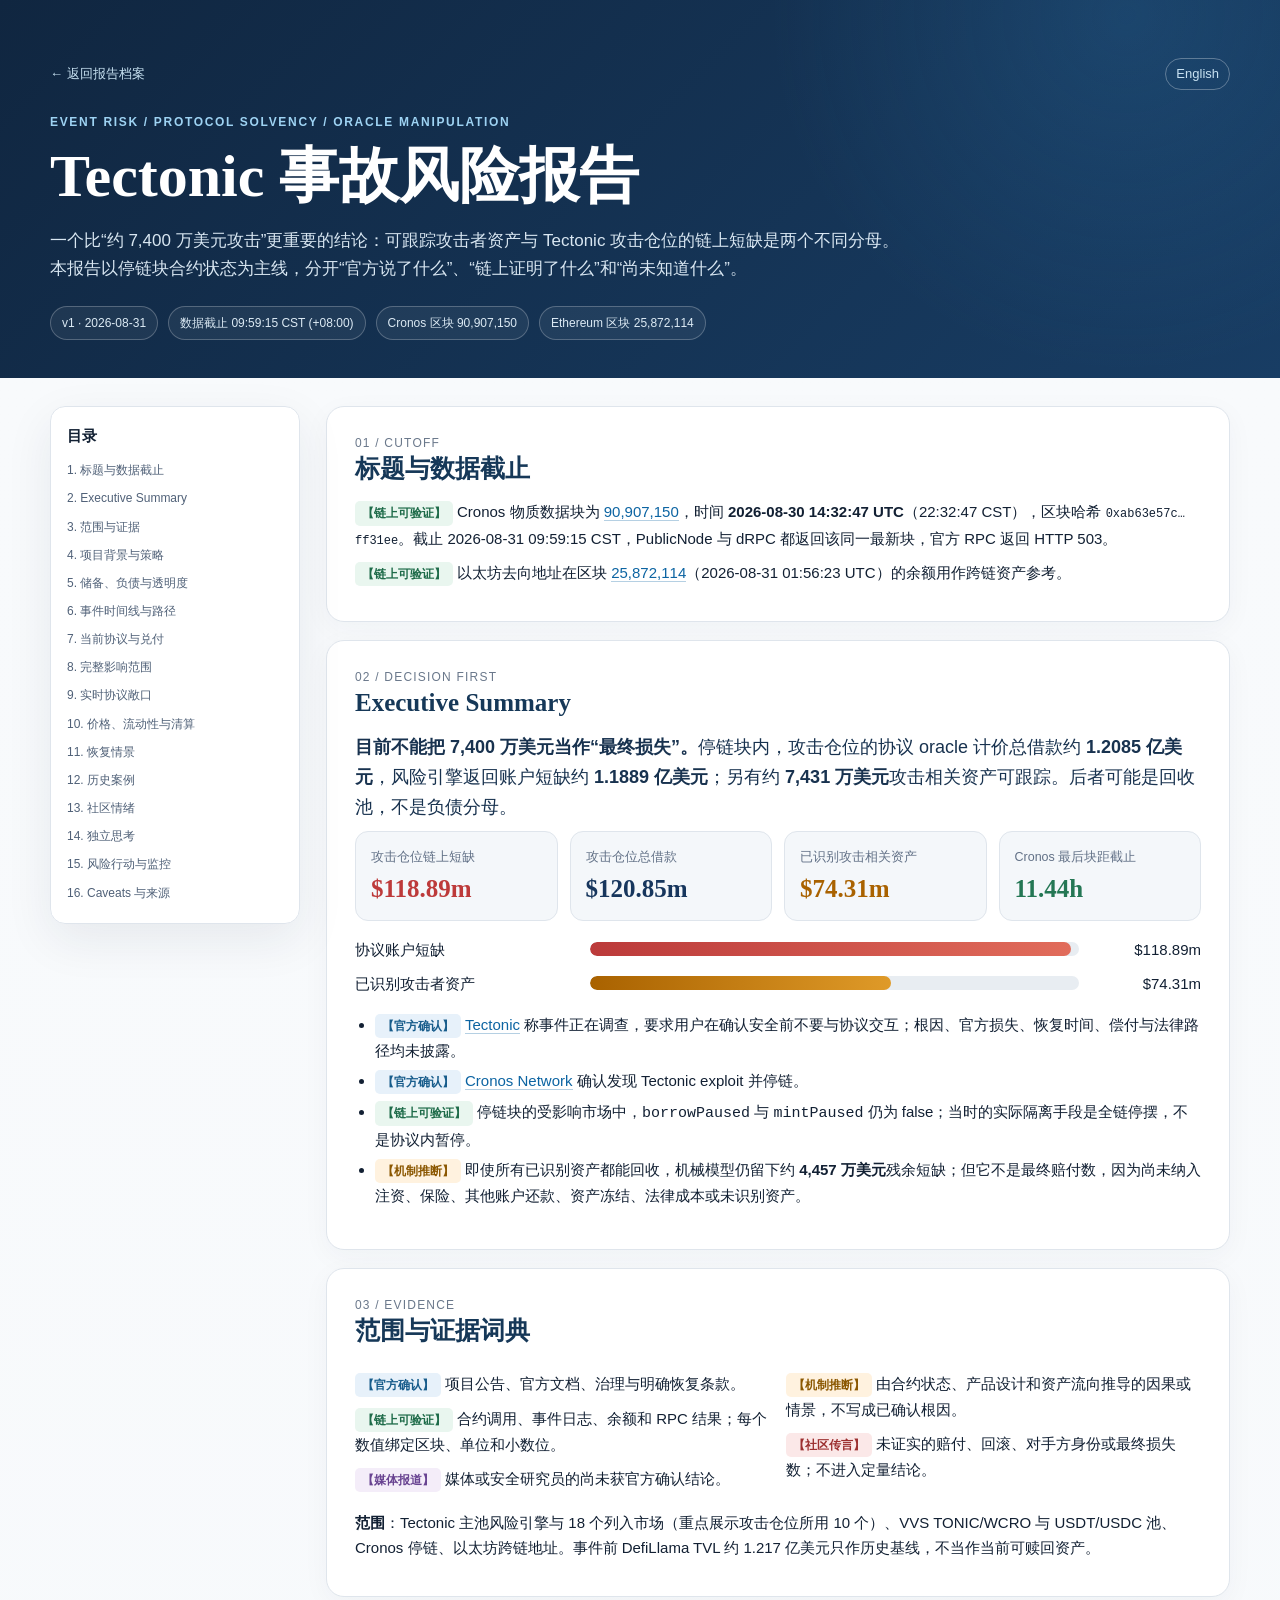
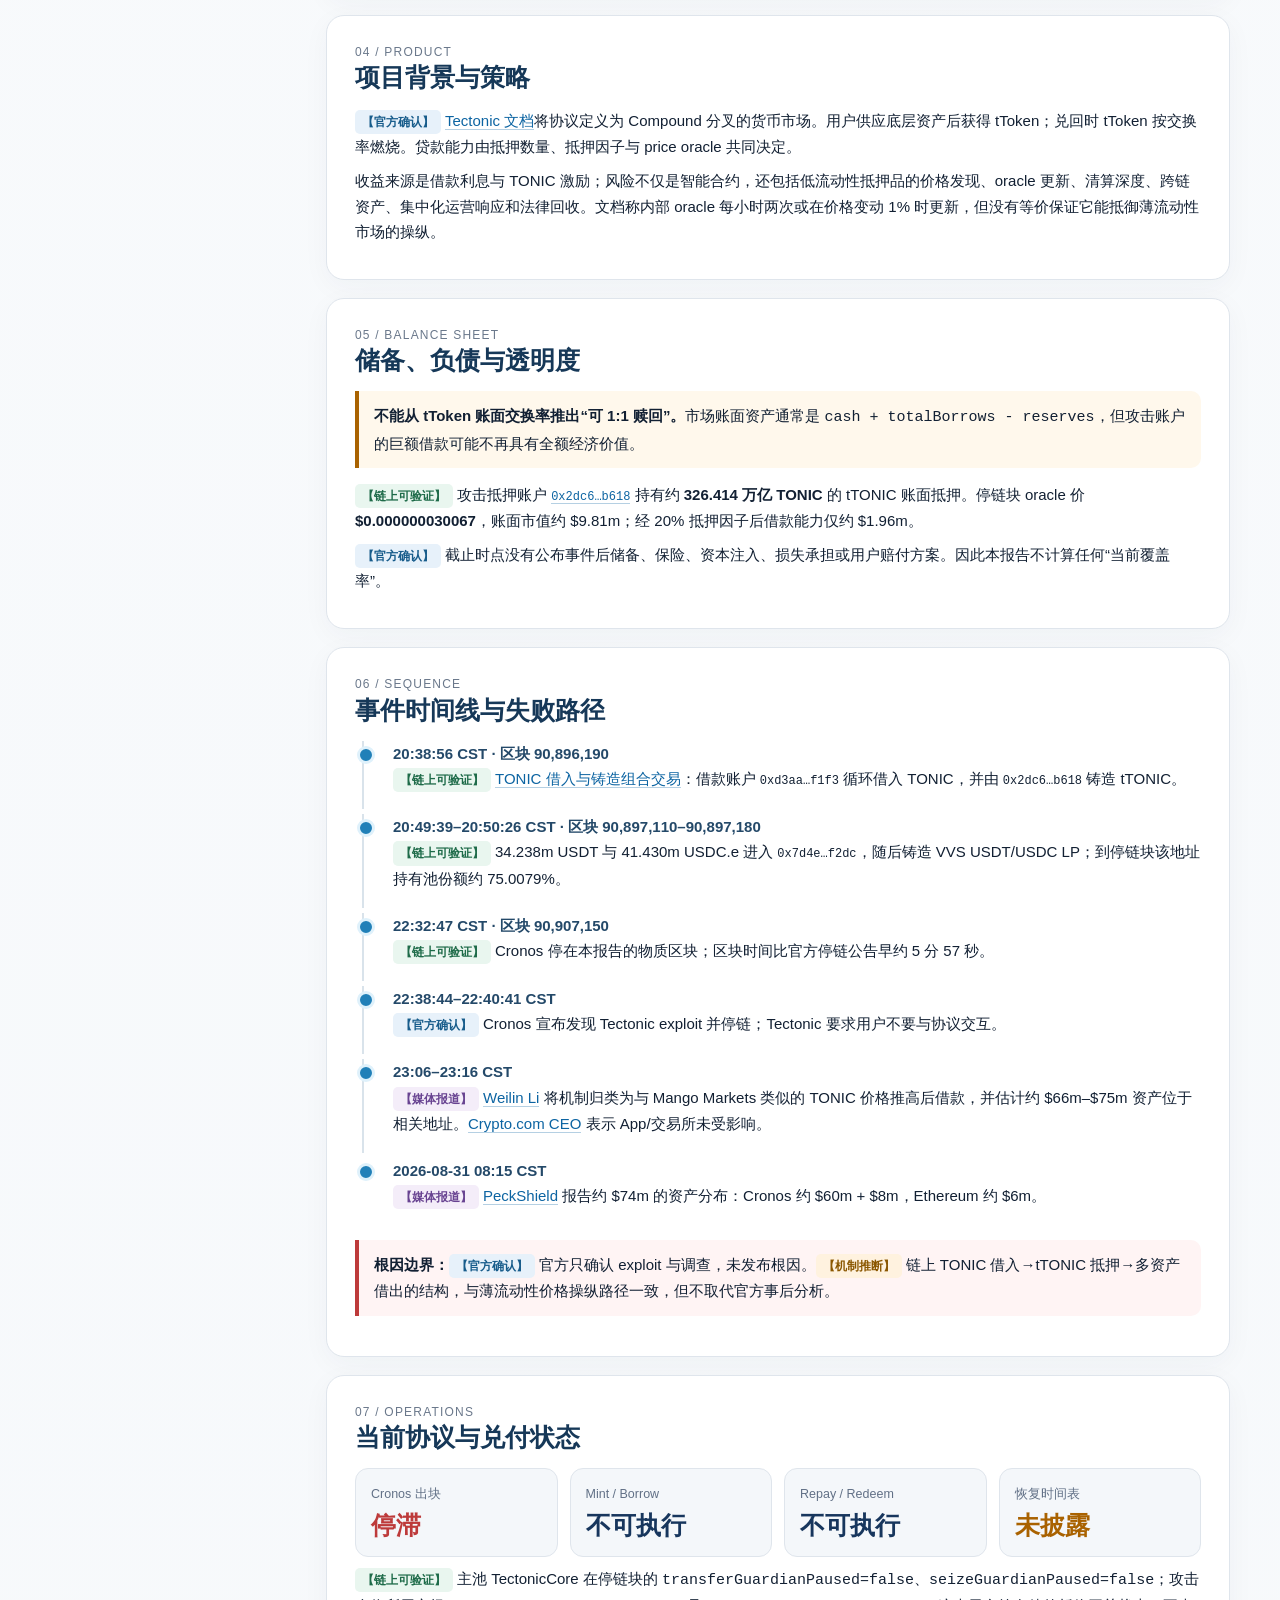
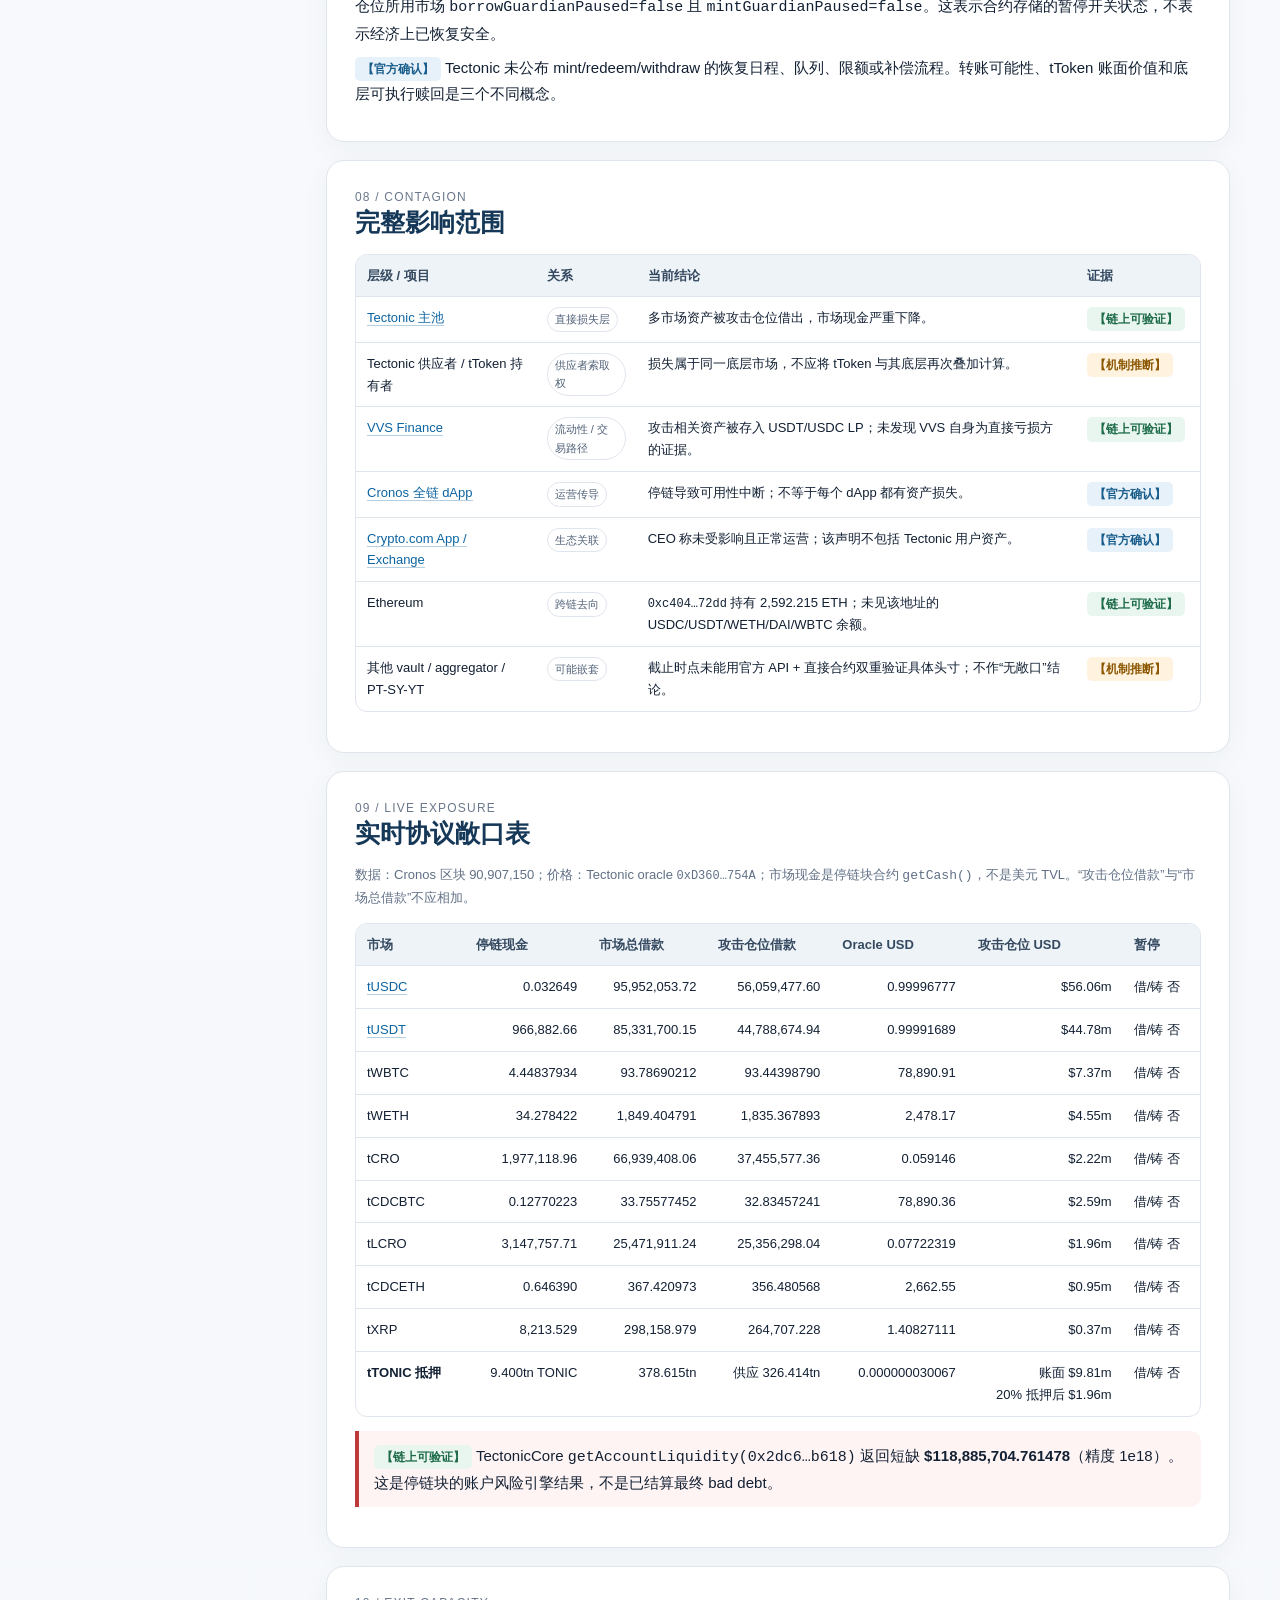
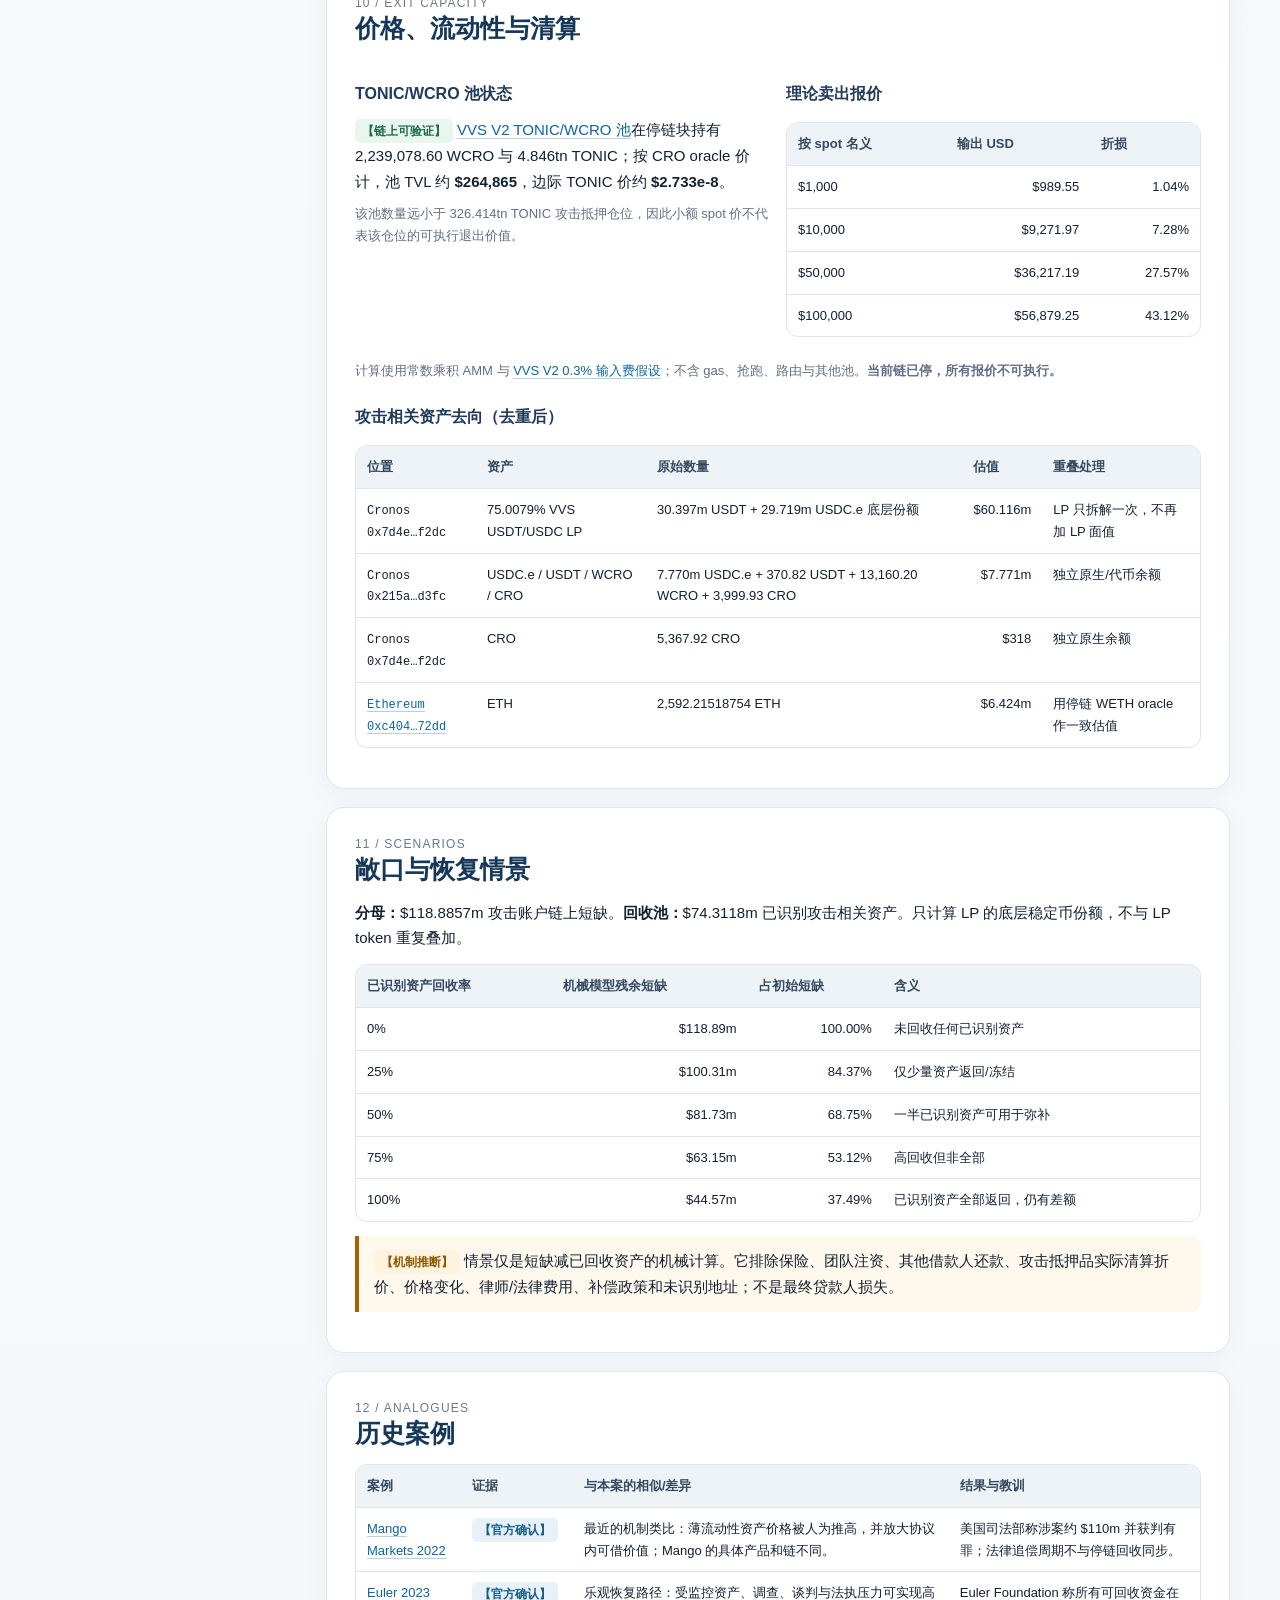
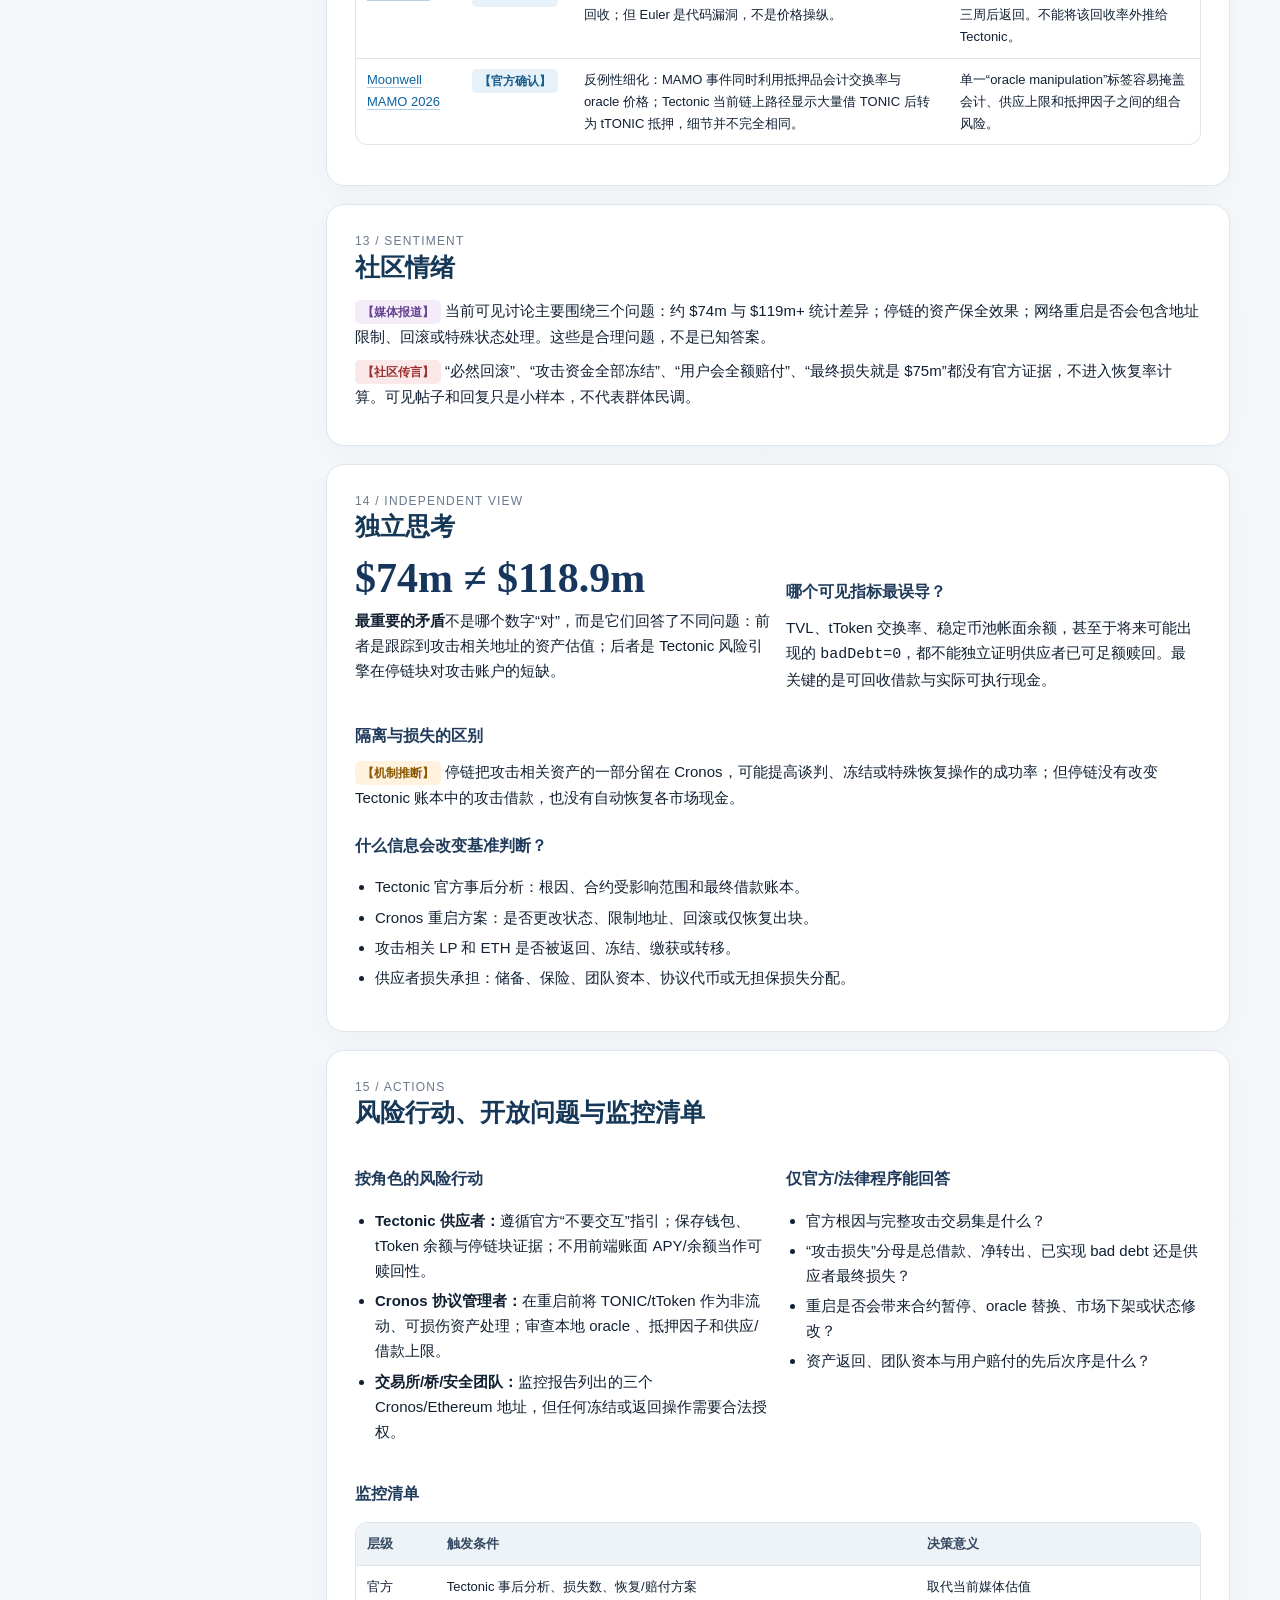
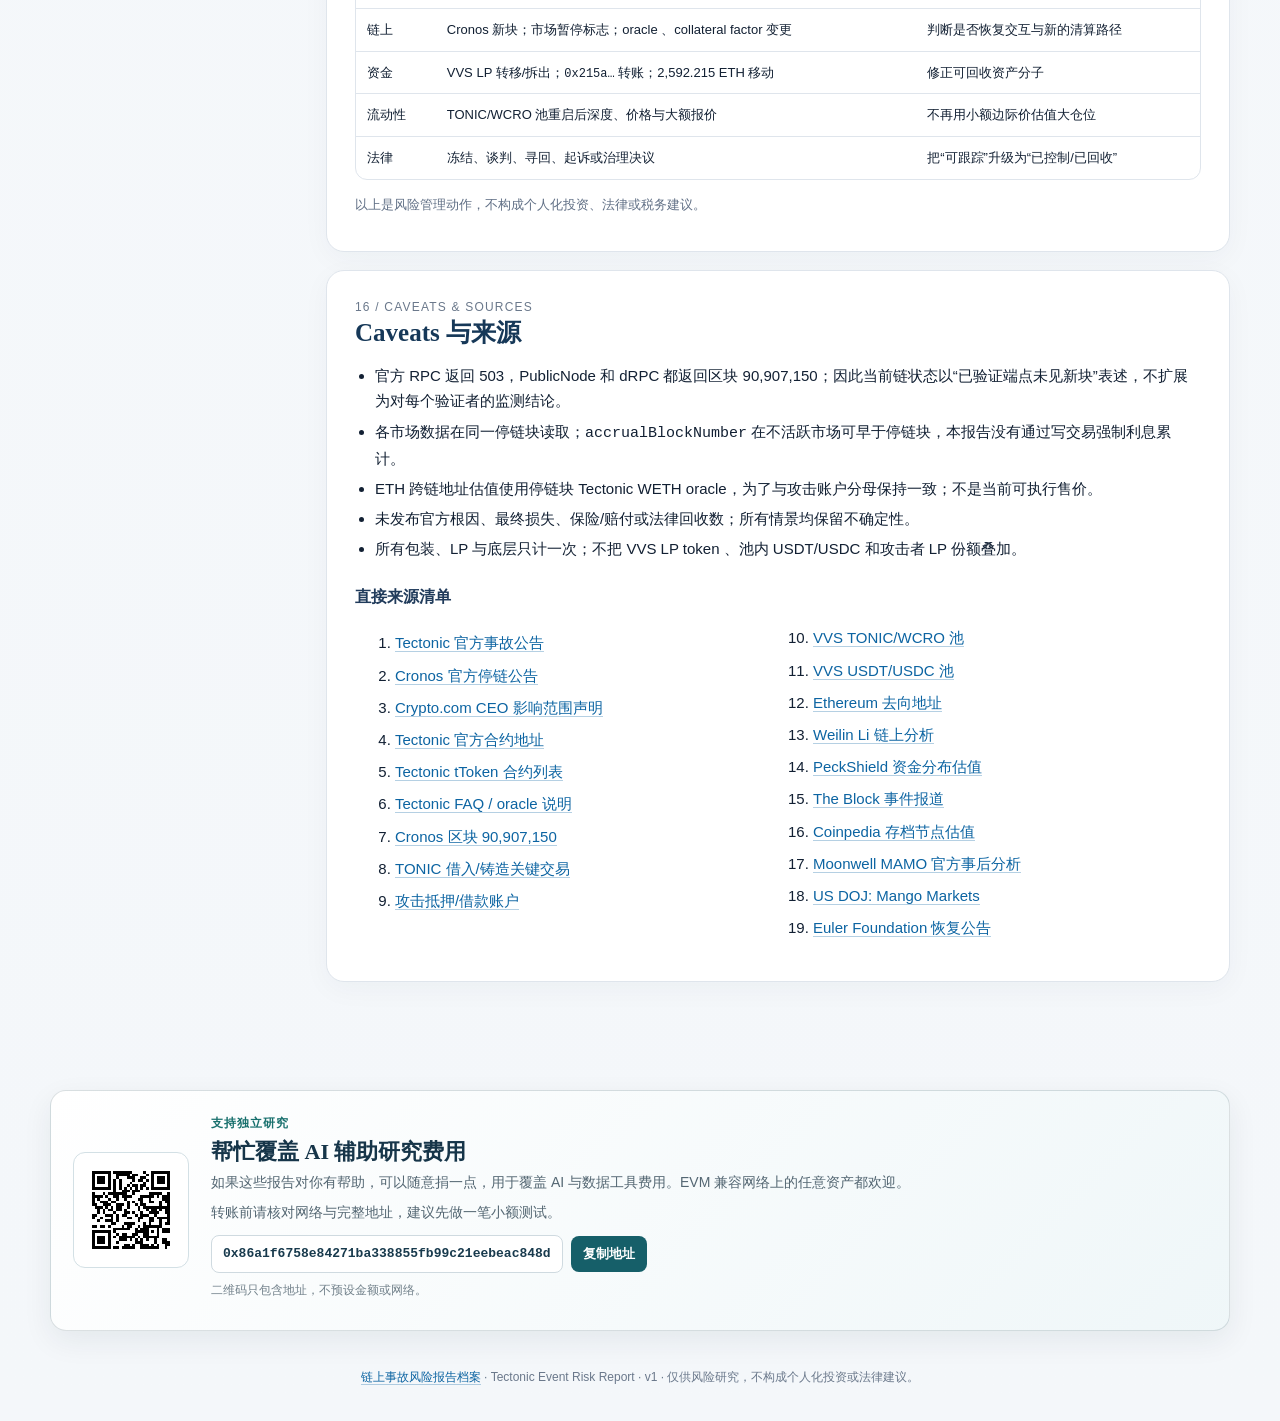
<file: reports/tectonic-2026-08-30/index.html>
<!doctype html>
<html lang="zh-CN">
<head>
  <meta charset="utf-8">
  <meta name="viewport" content="width=device-width,initial-scale=1">
  <meta name="color-scheme" content="light">
  <title>Tectonic 事故风险报告 v1 · 2026-08-31</title>
  <meta name="description" content="Tectonic 事故的链上短缺、攻击相关资产、流动性与恢复情景分析。数据截止 2026-08-31。">
  <meta property="og:type" content="article">
  <meta property="og:title" content="Tectonic 事故风险报告">
  <meta property="og:description" content="链上短缺约 $118.89m；已识别攻击相关资产约 $74.31m。两者不是同一分母。">
  <meta property="og:url" content="https://sharpcx.github.io/incident-risk-reports/reports/tectonic-2026-08-30/">
  <meta property="og:image" content="https://sharpcx.github.io/incident-risk-reports/assets/tectonic-cover.png">
  <meta property="article:published_time" content="2026-08-31T09:59:15+08:00">
  <meta name="twitter:card" content="summary_large_image">
  <link rel="canonical" href="https://sharpcx.github.io/incident-risk-reports/reports/tectonic-2026-08-30/">
  <link rel="alternate" hreflang="zh-CN" href="https://sharpcx.github.io/incident-risk-reports/reports/tectonic-2026-08-30/">
  <link rel="alternate" hreflang="en" href="https://sharpcx.github.io/incident-risk-reports/reports/tectonic-2026-08-30/en/">
  <link rel="alternate" hreflang="x-default" href="https://sharpcx.github.io/incident-risk-reports/reports/tectonic-2026-08-30/">
  <link rel="icon" href="../../assets/site-icon.svg" type="image/svg+xml">
  <style>
    :root{--ink:#122033;--muted:#617086;--line:#dfe5ec;--paper:#fff;--wash:#f4f7fa;--navy:#17365d;--blue:#1877b9;--red:#bd3a3a;--amber:#a96200;--green:#247754;--purple:#6d55a2;--shadow:0 16px 48px rgba(20,38,63,.08)}
    *{box-sizing:border-box}html{scroll-behavior:smooth}body{margin:0;background:linear-gradient(180deg,#eef3f7 0,#f8fafc 340px,#f4f7fa 100%);color:var(--ink);font:15px/1.68 -apple-system,BlinkMacSystemFont,"Segoe UI","PingFang SC","Noto Sans CJK SC",sans-serif}
    a{color:#0c64a2;text-decoration:none;border-bottom:1px solid rgba(12,100,162,.3)}a:hover{border-color:#0c64a2}.wrap{width:min(1180px,calc(100% - 36px));margin:auto}.hero{padding:58px 0 38px;background:radial-gradient(circle at 88% 4%,rgba(48,123,179,.22),transparent 30%),linear-gradient(135deg,#102640,#183d64);color:#fff}.eyebrow{letter-spacing:.14em;text-transform:uppercase;font-size:12px;color:#9ed3f3;font-weight:750}.hero h1{font-family:Georgia,"Songti SC",serif;font-size:clamp(34px,5vw,60px);line-height:1.08;max-width:900px;margin:12px 0 18px}.hero p{max-width:850px;color:#d9e7f2;font-size:17px}.stamp{display:flex;gap:10px;flex-wrap:wrap;margin-top:22px}.stamp span{border:1px solid rgba(255,255,255,.24);border-radius:999px;padding:6px 11px;font-size:12px;color:#dceaf4;background:rgba(255,255,255,.06)}
    .layout{display:grid;grid-template-columns:250px minmax(0,1fr);gap:26px;align-items:start;padding:28px 0 64px}.toc{position:sticky;top:18px;background:rgba(255,255,255,.92);backdrop-filter:blur(12px);border:1px solid var(--line);border-radius:15px;padding:16px;box-shadow:var(--shadow);max-height:calc(100vh - 36px);overflow:auto}.toc strong{display:block;margin-bottom:8px}.toc a{display:block;border:0;color:#506178;font-size:12px;padding:4px 0}.toc a:hover{color:var(--blue)}main{min-width:0}.section{background:var(--paper);border:1px solid var(--line);border-radius:18px;padding:26px 28px;margin-bottom:18px;box-shadow:0 7px 28px rgba(25,44,70,.04)}.section h2{font-family:Georgia,"Songti SC",serif;font-size:25px;line-height:1.25;margin:0 0 15px;color:#163858}.section h3{font-size:16px;margin:22px 0 8px;color:#203b5b}.section p{margin:9px 0}.lede{font-size:18px;line-height:1.65;color:#18324f}.note{border-left:4px solid var(--amber);background:#fff8ec;padding:12px 15px;border-radius:0 10px 10px 0;margin:14px 0}.danger{border-left-color:var(--red);background:#fff4f4}.good{border-left-color:var(--green);background:#f0faf5}.grid{display:grid;grid-template-columns:repeat(4,1fr);gap:12px}.card{background:var(--wash);border:1px solid var(--line);border-radius:13px;padding:15px}.card small{display:block;color:var(--muted);margin-bottom:7px}.card b{font-family:Georgia,serif;font-size:25px;line-height:1.1;color:var(--navy)}.card.red b{color:var(--red)}.card.amber b{color:var(--amber)}.card.green b{color:var(--green)}
    .label{display:inline-block;font-weight:750;font-size:12px;padding:2px 7px;border-radius:5px;margin-right:4px;white-space:nowrap}.official{background:#e7f1fa;color:#175c8b}.onchain{background:#e9f6ef;color:#1e6b49}.media{background:#f4edf9;color:#684391}.infer{background:#fff2df;color:#8b5700}.rumor{background:#fbe8e8;color:#9c3030}.subtle{color:var(--muted);font-size:13px}.mono{font:12px/1.5 ui-monospace,SFMono-Regular,Menlo,monospace;overflow-wrap:anywhere}.table-wrap{overflow:auto;border:1px solid var(--line);border-radius:12px;margin:14px 0}table{width:100%;border-collapse:collapse;min-width:720px;font-size:13px}th{background:#eef3f7;text-align:left;color:#344960;font-weight:750;position:sticky;top:0}th,td{padding:10px 11px;border-bottom:1px solid var(--line);vertical-align:top}tr:last-child td{border:0}td.num{text-align:right;font-variant-numeric:tabular-nums;white-space:nowrap}.chip{display:inline-block;border:1px solid var(--line);background:#fff;border-radius:999px;padding:2px 7px;font-size:11px;color:#506178}.bars{margin:16px 0}.bar-row{display:grid;grid-template-columns:225px 1fr 112px;gap:10px;align-items:center;margin:9px 0}.bar-track{height:14px;border-radius:999px;background:#e8edf2;overflow:hidden}.bar-fill{height:100%;border-radius:999px;background:linear-gradient(90deg,#1b79b6,#45a4c7)}.bar-fill.red{background:linear-gradient(90deg,#bb3a3a,#e16c5b)}.bar-fill.amber{background:linear-gradient(90deg,#a96200,#df9a28)}.bar-value{text-align:right;font-variant-numeric:tabular-nums}.steps{list-style:none;padding:0;margin:8px 0}.steps li{position:relative;padding:0 0 17px 29px;border-left:2px solid #d9e3eb;margin-left:7px}.steps li:last-child{border-left-color:transparent}.steps li:before{content:"";position:absolute;width:12px;height:12px;background:#2180b8;border:3px solid #dff1fb;border-radius:50%;left:-7px;top:5px}.steps time{font-weight:750;color:#244969}.two{display:grid;grid-template-columns:1fr 1fr;gap:16px}.source-list{columns:2;column-gap:30px}.source-list li{break-inside:avoid;margin-bottom:7px}.footer{color:#6a788b;text-align:center;font-size:12px;padding:10px 0 42px}.kicker{font-size:12px;color:#6a788b;text-transform:uppercase;letter-spacing:.1em}.callout-number{font:700 42px/1 Georgia,serif;color:var(--navy)}ul{padding-left:20px}li{margin:5px 0}
    .siteback{display:inline-flex;align-items:center;gap:6px;color:#c8e2f2;border:0;font-size:13px;margin-bottom:22px}.siteback:hover{color:#fff;border:0}
    @media(max-width:900px){.layout{grid-template-columns:1fr}.toc{display:none}.grid{grid-template-columns:1fr 1fr}.two{grid-template-columns:1fr}.source-list{columns:1}}@media(max-width:560px){.wrap{width:min(100% - 22px,1180px)}.hero{padding-top:38px}.section{padding:21px 18px}.grid{grid-template-columns:1fr}.bar-row{grid-template-columns:1fr}.bar-value{text-align:left}.source-list{padding-left:20px}}
    @media print{body{background:#fff;font-size:10.5pt}.hero{padding:24px 0;background:#fff;color:#111;border-bottom:2px solid #123}.hero p,.stamp span,.eyebrow{color:#333}.layout{display:block;padding-top:14px}.toc{display:none}.section{box-shadow:none;border:0;border-radius:0;padding:12px 0;margin:0;page-break-inside:auto}.table-wrap{break-inside:avoid}.grid,.two{break-inside:avoid}a{color:#111;border:0}.source-list{columns:2}}
  </style>
</head>
<body>
  <header class="hero"><div class="wrap">
    <div style="display:flex;justify-content:space-between;align-items:center;gap:16px"><a class="siteback" href="../../">← 返回报告档案</a><a class="siteback" href="en/" style="border:1px solid rgba(255,255,255,.3);padding:4px 10px;border-radius:999px">English</a></div>
    <div class="eyebrow">Event Risk / Protocol Solvency / Oracle Manipulation</div>
    <h1>Tectonic 事故风险报告</h1>
    <p>一个比“约 7,400 万美元攻击”更重要的结论：可跟踪攻击者资产与 Tectonic 攻击仓位的链上短缺是两个不同分母。本报告以停链块合约状态为主线，分开“官方说了什么”、“链上证明了什么”和“尚未知道什么”。</p>
    <div class="stamp"><span>v1 · 2026-08-31</span><span>数据截止 09:59:15 CST (+08:00)</span><span>Cronos 区块 90,907,150</span><span>Ethereum 区块 25,872,114</span></div>
  </div></header>
  <div class="wrap layout">
    <nav class="toc"><strong>目录</strong>
      <a href="#s1">1. 标题与数据截止</a><a href="#s2">2. Executive Summary</a><a href="#s3">3. 范围与证据</a><a href="#s4">4. 项目背景与策略</a><a href="#s5">5. 储备、负债与透明度</a><a href="#s6">6. 事件时间线与路径</a><a href="#s7">7. 当前协议与兑付</a><a href="#s8">8. 完整影响范围</a><a href="#s9">9. 实时协议敞口</a><a href="#s10">10. 价格、流动性与清算</a><a href="#s11">11. 恢复情景</a><a href="#s12">12. 历史案例</a><a href="#s13">13. 社区情绪</a><a href="#s14">14. 独立思考</a><a href="#s15">15. 风险行动与监控</a><a href="#s16">16. Caveats 与来源</a>
    </nav>
    <main>
      <section class="section" id="s1"><div class="kicker">01 / Cutoff</div><h2>标题与数据截止</h2>
        <p><span class="label onchain">【链上可验证】</span>Cronos 物质数据块为 <a href="https://cronoscan.com/block/90907150">90,907,150</a>，时间 <b>2026-08-30 14:32:47 UTC</b>（22:32:47 CST），区块哈希 <span class="mono">0xab63e57c…ff31ee</span>。截止 2026-08-31 09:59:15 CST，PublicNode 与 dRPC 都返回该同一最新块，官方 RPC 返回 HTTP 503。</p>
        <p><span class="label onchain">【链上可验证】</span>以太坊去向地址在区块 <a href="https://etherscan.io/block/25872114">25,872,114</a>（2026-08-31 01:56:23 UTC）的余额用作跨链资产参考。</p>
      </section>

      <section class="section" id="s2"><div class="kicker">02 / Decision First</div><h2>Executive Summary</h2>
        <p class="lede"><b>目前不能把 7,400 万美元当作“最终损失”。</b>停链块内，攻击仓位的协议 oracle 计价总借款约 <b>1.2085 亿美元</b>，风险引擎返回账户短缺约 <b>1.1889 亿美元</b>；另有约 <b>7,431 万美元</b>攻击相关资产可跟踪。后者可能是回收池，不是负债分母。</p>
        <div class="grid">
          <div class="card red"><small>攻击仓位链上短缺</small><b>$118.89m</b></div>
          <div class="card"><small>攻击仓位总借款</small><b>$120.85m</b></div>
          <div class="card amber"><small>已识别攻击相关资产</small><b>$74.31m</b></div>
          <div class="card green"><small>Cronos 最后块距截止</small><b>11.44h</b></div>
        </div>
        <div class="bars">
          <div class="bar-row"><span>协议账户短缺</span><div class="bar-track"><div class="bar-fill red" style="width:98.4%"></div></div><span class="bar-value">$118.89m</span></div>
          <div class="bar-row"><span>已识别攻击者资产</span><div class="bar-track"><div class="bar-fill amber" style="width:61.5%"></div></div><span class="bar-value">$74.31m</span></div>
        </div>
        <ul>
          <li><span class="label official">【官方确认】</span><a href="https://x.com/TectonicFi/status/2094072821630799989">Tectonic</a> 称事件正在调查，要求用户在确认安全前不要与协议交互；根因、官方损失、恢复时间、偿付与法律路径均未披露。</li>
          <li><span class="label official">【官方确认】</span><a href="https://x.com/CronosNetwork/status/2094072333434769703">Cronos Network</a> 确认发现 Tectonic exploit 并停链。</li>
          <li><span class="label onchain">【链上可验证】</span>停链块的受影响市场中，<code>borrowPaused</code> 与 <code>mintPaused</code> 仍为 false；当时的实际隔离手段是全链停摆，不是协议内暂停。</li>
          <li><span class="label infer">【机制推断】</span>即使所有已识别资产都能回收，机械模型仍留下约 <b>4,457 万美元</b>残余短缺；但它不是最终赔付数，因为尚未纳入注资、保险、其他账户还款、资产冻结、法律成本或未识别资产。</li>
        </ul>
      </section>

      <section class="section" id="s3"><div class="kicker">03 / Evidence</div><h2>范围与证据词典</h2>
        <div class="two"><div><p><span class="label official">【官方确认】</span>项目公告、官方文档、治理与明确恢复条款。</p><p><span class="label onchain">【链上可验证】</span>合约调用、事件日志、余额和 RPC 结果；每个数值绑定区块、单位和小数位。</p><p><span class="label media">【媒体报道】</span>媒体或安全研究员的尚未获官方确认结论。</p></div><div><p><span class="label infer">【机制推断】</span>由合约状态、产品设计和资产流向推导的因果或情景，不写成已确认根因。</p><p><span class="label rumor">【社区传言】</span>未证实的赔付、回滚、对手方身份或最终损失数；不进入定量结论。</p></div></div>
        <p><b>范围</b>：Tectonic 主池风险引擎与 18 个列入市场（重点展示攻击仓位所用 10 个）、VVS TONIC/WCRO 与 USDT/USDC 池、Cronos 停链、以太坊跨链地址。事件前 DefiLlama TVL 约 1.217 亿美元只作历史基线，不当作当前可赎回资产。</p>
      </section>

      <section class="section" id="s4"><div class="kicker">04 / Product</div><h2>项目背景与策略</h2>
        <p><span class="label official">【官方确认】</span><a href="https://tectonic.gitbook.io/docs/introduction/faqs">Tectonic 文档</a>将协议定义为 Compound 分叉的货币市场。用户供应底层资产后获得 tToken；兑回时 tToken 按交换率燃烧。贷款能力由抵押数量、抵押因子与 price oracle 共同决定。</p>
        <p>收益来源是借款利息与 TONIC 激励；风险不仅是智能合约，还包括低流动性抵押品的价格发现、oracle 更新、清算深度、跨链资产、集中化运营响应和法律回收。文档称内部 oracle 每小时两次或在价格变动 1% 时更新，但没有等价保证它能抵御薄流动性市场的操纵。</p>
      </section>

      <section class="section" id="s5"><div class="kicker">05 / Balance Sheet</div><h2>储备、负债与透明度</h2>
        <div class="note"><b>不能从 tToken 账面交换率推出“可 1:1 赎回”。</b>市场账面资产通常是 <code>cash + totalBorrows - reserves</code>，但攻击账户的巨额借款可能不再具有全额经济价值。</div>
        <p><span class="label onchain">【链上可验证】</span>攻击抵押账户 <a href="https://cronoscan.com/address/0x2dc6A36F4e5eeEFE112C01569de96dEa496Bb618"><span class="mono">0x2dc6…b618</span></a> 持有约 <b>326.414 万亿 TONIC</b> 的 tTONIC 账面抵押。停链块 oracle 价 <b>$0.000000030067</b>，账面市值约 $9.81m；经 20% 抵押因子后借款能力仅约 $1.96m。</p>
        <p><span class="label official">【官方确认】</span>截止时点没有公布事件后储备、保险、资本注入、损失承担或用户赔付方案。因此本报告不计算任何“当前覆盖率”。</p>
      </section>

      <section class="section" id="s6"><div class="kicker">06 / Sequence</div><h2>事件时间线与失败路径</h2>
        <ol class="steps">
          <li><time>20:38:56 CST · 区块 90,896,190</time><br><span class="label onchain">【链上可验证】</span><a href="https://cronoscan.com/tx/0x0fce5ae8d2eeb82c838e750d0e25af1564a2c7d05bf843dd1cfea102ce587d06">TONIC 借入与铸造组合交易</a>：借款账户 <span class="mono">0xd3aa…f1f3</span> 循环借入 TONIC，并由 <span class="mono">0x2dc6…b618</span> 铸造 tTONIC。</li>
          <li><time>20:49:39–20:50:26 CST · 区块 90,897,110–90,897,180</time><br><span class="label onchain">【链上可验证】</span>34.238m USDT 与 41.430m USDC.e 进入 <span class="mono">0x7d4e…f2dc</span>，随后铸造 VVS USDT/USDC LP；到停链块该地址持有池份额约 75.0079%。</li>
          <li><time>22:32:47 CST · 区块 90,907,150</time><br><span class="label onchain">【链上可验证】</span>Cronos 停在本报告的物质区块；区块时间比官方停链公告早约 5 分 57 秒。</li>
          <li><time>22:38:44–22:40:41 CST</time><br><span class="label official">【官方确认】</span>Cronos 宣布发现 Tectonic exploit 并停链；Tectonic 要求用户不要与协议交互。</li>
          <li><time>23:06–23:16 CST</time><br><span class="label media">【媒体报道】</span><a href="https://x.com/hklst4r/status/2094079327176466563">Weilin Li</a> 将机制归类为与 Mango Markets 类似的 TONIC 价格推高后借款，并估计约 $66m–$75m 资产位于相关地址。<a href="https://x.com/kris/status/2094081766109982764">Crypto.com CEO</a> 表示 App/交易所未受影响。</li>
          <li><time>2026-08-31 08:15 CST</time><br><span class="label media">【媒体报道】</span><a href="https://x.com/PeckShieldAlert/status/2094217367434015065">PeckShield</a> 报告约 $74m 的资产分布：Cronos 约 $60m + $8m，Ethereum 约 $6m。</li>
        </ol>
        <div class="note danger"><b>根因边界：</b><span class="label official">【官方确认】</span>官方只确认 exploit 与调查，未发布根因。<span class="label infer">【机制推断】</span>链上 TONIC 借入→tTONIC 抵押→多资产借出的结构，与薄流动性价格操纵路径一致，但不取代官方事后分析。</div>
      </section>

      <section class="section" id="s7"><div class="kicker">07 / Operations</div><h2>当前协议与兑付状态</h2>
        <div class="grid"><div class="card red"><small>Cronos 出块</small><b>停滞</b></div><div class="card"><small>Mint / Borrow</small><b>不可执行</b></div><div class="card"><small>Repay / Redeem</small><b>不可执行</b></div><div class="card amber"><small>恢复时间表</small><b>未披露</b></div></div>
        <p><span class="label onchain">【链上可验证】</span>主池 TectonicCore 在停链块的 <code>transferGuardianPaused=false</code>、<code>seizeGuardianPaused=false</code>；攻击仓位所用市场 <code>borrowGuardianPaused=false</code> 且 <code>mintGuardianPaused=false</code>。这表示合约存储的暂停开关状态，不表示经济上已恢复安全。</p>
        <p><span class="label official">【官方确认】</span>Tectonic 未公布 mint/redeem/withdraw 的恢复日程、队列、限额或补偿流程。转账可能性、tToken 账面价值和底层可执行赎回是三个不同概念。</p>
      </section>

      <section class="section" id="s8"><div class="kicker">08 / Contagion</div><h2>完整影响范围</h2>
        <div class="table-wrap"><table><thead><tr><th>层级 / 项目</th><th>关系</th><th>当前结论</th><th>证据</th></tr></thead><tbody>
          <tr><td><a href="https://tectonic.finance/">Tectonic 主池</a></td><td><span class="chip">直接损失层</span></td><td>多市场资产被攻击仓位借出，市场现金严重下降。</td><td><span class="label onchain">【链上可验证】</span></td></tr>
          <tr><td>Tectonic 供应者 / tToken 持有者</td><td><span class="chip">供应者索取权</span></td><td>损失属于同一底层市场，不应将 tToken 与其底层再次叠加计算。</td><td><span class="label infer">【机制推断】</span></td></tr>
          <tr><td><a href="https://vvs.finance/">VVS Finance</a></td><td><span class="chip">流动性 / 交易路径</span></td><td>攻击相关资产被存入 USDT/USDC LP；未发现 VVS 自身为直接亏损方的证据。</td><td><span class="label onchain">【链上可验证】</span></td></tr>
          <tr><td><a href="https://cronos.org/">Cronos 全链 dApp</a></td><td><span class="chip">运营传导</span></td><td>停链导致可用性中断；不等于每个 dApp 都有资产损失。</td><td><span class="label official">【官方确认】</span></td></tr>
          <tr><td><a href="https://crypto.com/">Crypto.com App / Exchange</a></td><td><span class="chip">生态关联</span></td><td>CEO 称未受影响且正常运营；该声明不包括 Tectonic 用户资产。</td><td><span class="label official">【官方确认】</span></td></tr>
          <tr><td>Ethereum</td><td><span class="chip">跨链去向</span></td><td><span class="mono">0xc404…72dd</span> 持有 2,592.215 ETH；未见该地址的 USDC/USDT/WETH/DAI/WBTC 余额。</td><td><span class="label onchain">【链上可验证】</span></td></tr>
          <tr><td>其他 vault / aggregator / PT-SY-YT</td><td><span class="chip">可能嵌套</span></td><td>截止时点未能用官方 API + 直接合约双重验证具体头寸；不作“无敞口”结论。</td><td><span class="label infer">【机制推断】</span></td></tr>
        </tbody></table></div>
      </section>

      <section class="section" id="s9"><div class="kicker">09 / Live Exposure</div><h2>实时协议敞口表</h2>
        <p class="subtle">数据：Cronos 区块 90,907,150；价格：Tectonic oracle <span class="mono">0xD360…754A</span>；市场现金是停链块合约 <code>getCash()</code>，不是美元 TVL。“攻击仓位借款”与“市场总借款”不应相加。</p>
        <div class="table-wrap"><table><thead><tr><th>市场</th><th>停链现金</th><th>市场总借款</th><th>攻击仓位借款</th><th>Oracle USD</th><th>攻击仓位 USD</th><th>暂停</th></tr></thead><tbody>
          <tr><td><a href="https://cronoscan.com/address/0xB3bbf1bE947b245Aef26e3B6a9D777d7703F4c8e">tUSDC</a></td><td class="num">0.032649</td><td class="num">95,952,053.72</td><td class="num">56,059,477.60</td><td class="num">0.99996777</td><td class="num">$56.06m</td><td>借/铸 否</td></tr>
          <tr><td><a href="https://cronoscan.com/address/0xA683fdfD9286eeDfeA81CF6dA14703DA683c44E5">tUSDT</a></td><td class="num">966,882.66</td><td class="num">85,331,700.15</td><td class="num">44,788,674.94</td><td class="num">0.99991689</td><td class="num">$44.78m</td><td>借/铸 否</td></tr>
          <tr><td>tWBTC</td><td class="num">4.44837934</td><td class="num">93.78690212</td><td class="num">93.44398790</td><td class="num">78,890.91</td><td class="num">$7.37m</td><td>借/铸 否</td></tr>
          <tr><td>tWETH</td><td class="num">34.278422</td><td class="num">1,849.404791</td><td class="num">1,835.367893</td><td class="num">2,478.17</td><td class="num">$4.55m</td><td>借/铸 否</td></tr>
          <tr><td>tCRO</td><td class="num">1,977,118.96</td><td class="num">66,939,408.06</td><td class="num">37,455,577.36</td><td class="num">0.059146</td><td class="num">$2.22m</td><td>借/铸 否</td></tr>
          <tr><td>tCDCBTC</td><td class="num">0.12770223</td><td class="num">33.75577452</td><td class="num">32.83457241</td><td class="num">78,890.36</td><td class="num">$2.59m</td><td>借/铸 否</td></tr>
          <tr><td>tLCRO</td><td class="num">3,147,757.71</td><td class="num">25,471,911.24</td><td class="num">25,356,298.04</td><td class="num">0.07722319</td><td class="num">$1.96m</td><td>借/铸 否</td></tr>
          <tr><td>tCDCETH</td><td class="num">0.646390</td><td class="num">367.420973</td><td class="num">356.480568</td><td class="num">2,662.55</td><td class="num">$0.95m</td><td>借/铸 否</td></tr>
          <tr><td>tXRP</td><td class="num">8,213.529</td><td class="num">298,158.979</td><td class="num">264,707.228</td><td class="num">1.40827111</td><td class="num">$0.37m</td><td>借/铸 否</td></tr>
          <tr><td><b>tTONIC 抵押</b></td><td class="num">9.400tn TONIC</td><td class="num">378.615tn</td><td class="num">供应 326.414tn</td><td class="num">0.000000030067</td><td class="num">账面 $9.81m<br>20% 抵押后 $1.96m</td><td>借/铸 否</td></tr>
        </tbody></table></div>
        <div class="note danger"><span class="label onchain">【链上可验证】</span>TectonicCore <code>getAccountLiquidity(0x2dc6…b618)</code> 返回短缺 <b>$118,885,704.761478</b>（精度 1e18）。这是停链块的账户风险引擎结果，不是已结算最终 bad debt。</div>
      </section>

      <section class="section" id="s10"><div class="kicker">10 / Exit Capacity</div><h2>价格、流动性与清算</h2>
        <div class="two"><div><h3>TONIC/WCRO 池状态</h3><p><span class="label onchain">【链上可验证】</span><a href="https://cronoscan.com/address/0x4B377121d968Bf7a62D51B96523d59506e7c2BF0">VVS V2 TONIC/WCRO 池</a>在停链块持有 2,239,078.60 WCRO 与 4.846tn TONIC；按 CRO oracle 价计，池 TVL 约 <b>$264,865</b>，边际 TONIC 价约 <b>$2.733e-8</b>。</p><p class="subtle">该池数量远小于 326.414tn TONIC 攻击抵押仓位，因此小额 spot 价不代表该仓位的可执行退出价值。</p></div><div><h3>理论卖出报价</h3><div class="table-wrap"><table style="min-width:0"><thead><tr><th>按 spot 名义</th><th>输出 USD</th><th>折损</th></tr></thead><tbody><tr><td>$1,000</td><td class="num">$989.55</td><td class="num">1.04%</td></tr><tr><td>$10,000</td><td class="num">$9,271.97</td><td class="num">7.28%</td></tr><tr><td>$50,000</td><td class="num">$36,217.19</td><td class="num">27.57%</td></tr><tr><td>$100,000</td><td class="num">$56,879.25</td><td class="num">43.12%</td></tr></tbody></table></div></div></div>
        <p class="subtle">计算使用常数乘积 AMM 与 <a href="https://medium.com/vvs-finance/vvs-finance-very-very-simple-defi-for-everyone-8c864be68b6a">VVS V2 0.3% 输入费假设</a>；不含 gas、抢跑、路由与其他池。<b>当前链已停，所有报价不可执行。</b></p>
        <h3>攻击相关资产去向（去重后）</h3>
        <div class="table-wrap"><table><thead><tr><th>位置</th><th>资产</th><th>原始数量</th><th>估值</th><th>重叠处理</th></tr></thead><tbody>
          <tr><td><span class="mono">Cronos 0x7d4e…f2dc</span></td><td>75.0079% VVS USDT/USDC LP</td><td>30.397m USDT + 29.719m USDC.e 底层份额</td><td class="num">$60.116m</td><td>LP 只拆解一次，不再加 LP 面值</td></tr>
          <tr><td><span class="mono">Cronos 0x215a…d3fc</span></td><td>USDC.e / USDT / WCRO / CRO</td><td>7.770m USDC.e + 370.82 USDT + 13,160.20 WCRO + 3,999.93 CRO</td><td class="num">$7.771m</td><td>独立原生/代币余额</td></tr>
          <tr><td><span class="mono">Cronos 0x7d4e…f2dc</span></td><td>CRO</td><td>5,367.92 CRO</td><td class="num">$318</td><td>独立原生余额</td></tr>
          <tr><td><a href="https://etherscan.io/address/0xc404160b79bd8905061a1caecbeca2eeab3f72dd"><span class="mono">Ethereum 0xc404…72dd</span></a></td><td>ETH</td><td>2,592.21518754 ETH</td><td class="num">$6.424m</td><td>用停链 WETH oracle 作一致估值</td></tr>
        </tbody></table></div>
      </section>

      <section class="section" id="s11"><div class="kicker">11 / Scenarios</div><h2>敞口与恢复情景</h2>
        <p><b>分母：</b>$118.8857m 攻击账户链上短缺。<b>回收池：</b>$74.3118m 已识别攻击相关资产。只计算 LP 的底层稳定币份额，不与 LP token 重复叠加。</p>
        <div class="table-wrap"><table><thead><tr><th>已识别资产回收率</th><th>机械模型残余短缺</th><th>占初始短缺</th><th>含义</th></tr></thead><tbody>
          <tr><td>0%</td><td class="num">$118.89m</td><td class="num">100.00%</td><td>未回收任何已识别资产</td></tr><tr><td>25%</td><td class="num">$100.31m</td><td class="num">84.37%</td><td>仅少量资产返回/冻结</td></tr><tr><td>50%</td><td class="num">$81.73m</td><td class="num">68.75%</td><td>一半已识别资产可用于弥补</td></tr><tr><td>75%</td><td class="num">$63.15m</td><td class="num">53.12%</td><td>高回收但非全部</td></tr><tr><td>100%</td><td class="num">$44.57m</td><td class="num">37.49%</td><td>已识别资产全部返回，仍有差额</td></tr>
        </tbody></table></div>
        <div class="note"><span class="label infer">【机制推断】</span>情景仅是短缺减已回收资产的机械计算。它排除保险、团队注资、其他借款人还款、攻击抵押品实际清算折价、价格变化、律师/法律费用、补偿政策和未识别地址；不是最终贷款人损失。</div>
      </section>

      <section class="section" id="s12"><div class="kicker">12 / Analogues</div><h2>历史案例</h2>
        <div class="table-wrap"><table><thead><tr><th>案例</th><th>证据</th><th>与本案的相似/差异</th><th>结果与教训</th></tr></thead><tbody>
          <tr><td><a href="https://www.justice.gov/usao-sdny/pr/man-convicted-110-million-cryptocurrency-scheme">Mango Markets 2022</a></td><td><span class="label official">【官方确认】</span></td><td>最近的机制类比：薄流动性资产价格被人为推高，并放大协议内可借价值；Mango 的具体产品和链不同。</td><td>美国司法部称涉案约 $110m 并获判有罪；法律追偿周期不与停链回收同步。</td></tr>
          <tr><td><a href="https://forum.euler.finance/t/special-announcement/900">Euler 2023</a></td><td><span class="label official">【官方确认】</span></td><td>乐观恢复路径：受监控资产、调查、谈判与法执压力可实现高回收；但 Euler 是代码漏洞，不是价格操纵。</td><td>Euler Foundation 称所有可回收资金在三周后返回。不能将该回收率外推给 Tectonic。</td></tr>
          <tr><td><a href="https://forum.moonwell.fi/t/post-mortem-mamo-market-incident-on-base/2208">Moonwell MAMO 2026</a></td><td><span class="label official">【官方确认】</span></td><td>反例性细化：MAMO 事件同时利用抵押品会计交换率与 oracle 价格；Tectonic 当前链上路径显示大量借 TONIC 后转为 tTONIC 抵押，细节并不完全相同。</td><td>单一“oracle manipulation”标签容易掩盖会计、供应上限和抵押因子之间的组合风险。</td></tr>
        </tbody></table></div>
      </section>

      <section class="section" id="s13"><div class="kicker">13 / Sentiment</div><h2>社区情绪</h2>
        <p><span class="label media">【媒体报道】</span>当前可见讨论主要围绕三个问题：约 $74m 与 $119m+ 统计差异；停链的资产保全效果；网络重启是否会包含地址限制、回滚或特殊状态处理。这些是合理问题，不是已知答案。</p>
        <p><span class="label rumor">【社区传言】</span>“必然回滚”、“攻击资金全部冻结”、“用户会全额赔付”、“最终损失就是 $75m”都没有官方证据，不进入恢复率计算。可见帖子和回复只是小样本，不代表群体民调。</p>
      </section>

      <section class="section" id="s14"><div class="kicker">14 / Independent View</div><h2>独立思考</h2>
        <div class="two"><div><div class="callout-number">$74m ≠ $118.9m</div><p><b>最重要的矛盾</b>不是哪个数字“对”，而是它们回答了不同问题：前者是跟踪到攻击相关地址的资产估值；后者是 Tectonic 风险引擎在停链块对攻击账户的短缺。</p></div><div><h3>哪个可见指标最误导？</h3><p>TVL、tToken 交换率、稳定币池帐面余额，甚至于将来可能出现的 <code>badDebt=0</code>，都不能独立证明供应者已可足额赎回。最关键的是可回收借款与实际可执行现金。</p></div></div>
        <h3>隔离与损失的区别</h3><p><span class="label infer">【机制推断】</span>停链把攻击相关资产的一部分留在 Cronos，可能提高谈判、冻结或特殊恢复操作的成功率；但停链没有改变 Tectonic 账本中的攻击借款，也没有自动恢复各市场现金。</p>
        <h3>什么信息会改变基准判断？</h3><ul><li>Tectonic 官方事后分析：根因、合约受影响范围和最终借款账本。</li><li>Cronos 重启方案：是否更改状态、限制地址、回滚或仅恢复出块。</li><li>攻击相关 LP 和 ETH 是否被返回、冻结、缴获或转移。</li><li>供应者损失承担：储备、保险、团队资本、协议代币或无担保损失分配。</li></ul>
      </section>

      <section class="section" id="s15"><div class="kicker">15 / Actions</div><h2>风险行动、开放问题与监控清单</h2>
        <div class="two"><div><h3>按角色的风险行动</h3><ul><li><b>Tectonic 供应者：</b>遵循官方“不要交互”指引；保存钱包、tToken 余额与停链块证据；不用前端账面 APY/余额当作可赎回性。</li><li><b>Cronos 协议管理者：</b>在重启前将 TONIC/tToken 作为非流动、可损伤资产处理；审查本地 oracle 、抵押因子和供应/借款上限。</li><li><b>交易所/桥/安全团队：</b>监控报告列出的三个 Cronos/Ethereum 地址，但任何冻结或返回操作需要合法授权。</li></ul></div><div><h3>仅官方/法律程序能回答</h3><ul><li>官方根因与完整攻击交易集是什么？</li><li>“攻击损失”分母是总借款、净转出、已实现 bad debt 还是供应者最终损失？</li><li>重启是否会带来合约暂停、oracle 替换、市场下架或状态修改？</li><li>资产返回、团队资本与用户赔付的先后次序是什么？</li></ul></div></div>
        <h3>监控清单</h3><div class="table-wrap"><table><thead><tr><th>层级</th><th>触发条件</th><th>决策意义</th></tr></thead><tbody><tr><td>官方</td><td>Tectonic 事后分析、损失数、恢复/赔付方案</td><td>取代当前媒体估值</td></tr><tr><td>链上</td><td>Cronos 新块；市场暂停标志；oracle 、collateral factor 变更</td><td>判断是否恢复交互与新的清算路径</td></tr><tr><td>资金</td><td>VVS LP 转移/拆出；<span class="mono">0x215a…</span> 转账；2,592.215 ETH 移动</td><td>修正可回收资产分子</td></tr><tr><td>流动性</td><td>TONIC/WCRO 池重启后深度、价格与大额报价</td><td>不再用小额边际价估值大仓位</td></tr><tr><td>法律</td><td>冻结、谈判、寻回、起诉或治理决议</td><td>把“可跟踪”升级为“已控制/已回收”</td></tr></tbody></table></div>
        <p class="subtle">以上是风险管理动作，不构成个人化投资、法律或税务建议。</p>
      </section>

      <section class="section" id="s16"><div class="kicker">16 / Caveats & Sources</div><h2>Caveats 与来源</h2>
        <ul><li>官方 RPC 返回 503，PublicNode 和 dRPC 都返回区块 90,907,150；因此当前链状态以“已验证端点未见新块”表述，不扩展为对每个验证者的监测结论。</li><li>各市场数据在同一停链块读取；<code>accrualBlockNumber</code> 在不活跃市场可早于停链块，本报告没有通过写交易强制利息累计。</li><li>ETH 跨链地址估值使用停链块 Tectonic WETH oracle，为了与攻击账户分母保持一致；不是当前可执行售价。</li><li>未发布官方根因、最终损失、保险/赔付或法律回收数；所有情景均保留不确定性。</li><li>所有包装、LP 与底层只计一次；不把 VVS LP token 、池内 USDT/USDC 和攻击者 LP 份额叠加。</li></ul>
        <h3>直接来源清单</h3>
        <ol class="source-list">
          <li><a href="https://x.com/TectonicFi/status/2094072821630799989">Tectonic 官方事故公告</a></li><li><a href="https://x.com/CronosNetwork/status/2094072333434769703">Cronos 官方停链公告</a></li><li><a href="https://x.com/kris/status/2094081766109982764">Crypto.com CEO 影响范围声明</a></li><li><a href="https://tectonic.gitbook.io/docs/developer/smart-contracts-and-security">Tectonic 官方合约地址</a></li><li><a href="https://tectonic.gitbook.io/docs/developer/smart-contracts-and-security/ttoken-smart-contracts">Tectonic tToken 合约列表</a></li><li><a href="https://tectonic.gitbook.io/docs/introduction/faqs">Tectonic FAQ / oracle 说明</a></li><li><a href="https://cronoscan.com/block/90907150">Cronos 区块 90,907,150</a></li><li><a href="https://cronoscan.com/tx/0x0fce5ae8d2eeb82c838e750d0e25af1564a2c7d05bf843dd1cfea102ce587d06">TONIC 借入/铸造关键交易</a></li><li><a href="https://cronoscan.com/address/0x2dc6A36F4e5eeEFE112C01569de96dEa496Bb618">攻击抵押/借款账户</a></li><li><a href="https://cronoscan.com/address/0x4B377121d968Bf7a62D51B96523d59506e7c2BF0">VVS TONIC/WCRO 池</a></li><li><a href="https://cronoscan.com/address/0x39cC0E14795A8e6e9D02A21091b81FE0d61D82f9">VVS USDT/USDC 池</a></li><li><a href="https://etherscan.io/address/0xc404160b79bd8905061a1caecbeca2eeab3f72dd">Ethereum 去向地址</a></li><li><a href="https://x.com/hklst4r/status/2094079327176466563">Weilin Li 链上分析</a></li><li><a href="https://x.com/PeckShieldAlert/status/2094217367434015065">PeckShield 资金分布估值</a></li><li><a href="https://www.theblock.co/news/defi/2026-08-30-crypto-com-linked-cronos-network-halts-after-tectonic-exploit-estimated-at-75-million-413069">The Block 事件报道</a></li><li><a href="https://coinpedia.org/news/cronos-blockchain-pauses-after-tectonic-lending-exploit-119-5m-at-risk/">Coinpedia 存档节点估值</a></li><li><a href="https://forum.moonwell.fi/t/post-mortem-mamo-market-incident-on-base/2208">Moonwell MAMO 官方事后分析</a></li><li><a href="https://www.justice.gov/usao-sdny/pr/man-convicted-110-million-cryptocurrency-scheme">US DOJ: Mango Markets</a></li><li><a href="https://forum.euler.finance/t/special-announcement/900">Euler Foundation 恢复公告</a></li>
        </ol>
      </section>
    </main>
  </div>
  <div class="wrap footer"><a href="../../">链上事故风险报告档案</a> · Tectonic Event Risk Report · v1 · 仅供风险研究，不构成个人化投资或法律建议。</div>
  <script src="../../assets/donation.js"></script>
</body>
</html>
</file>
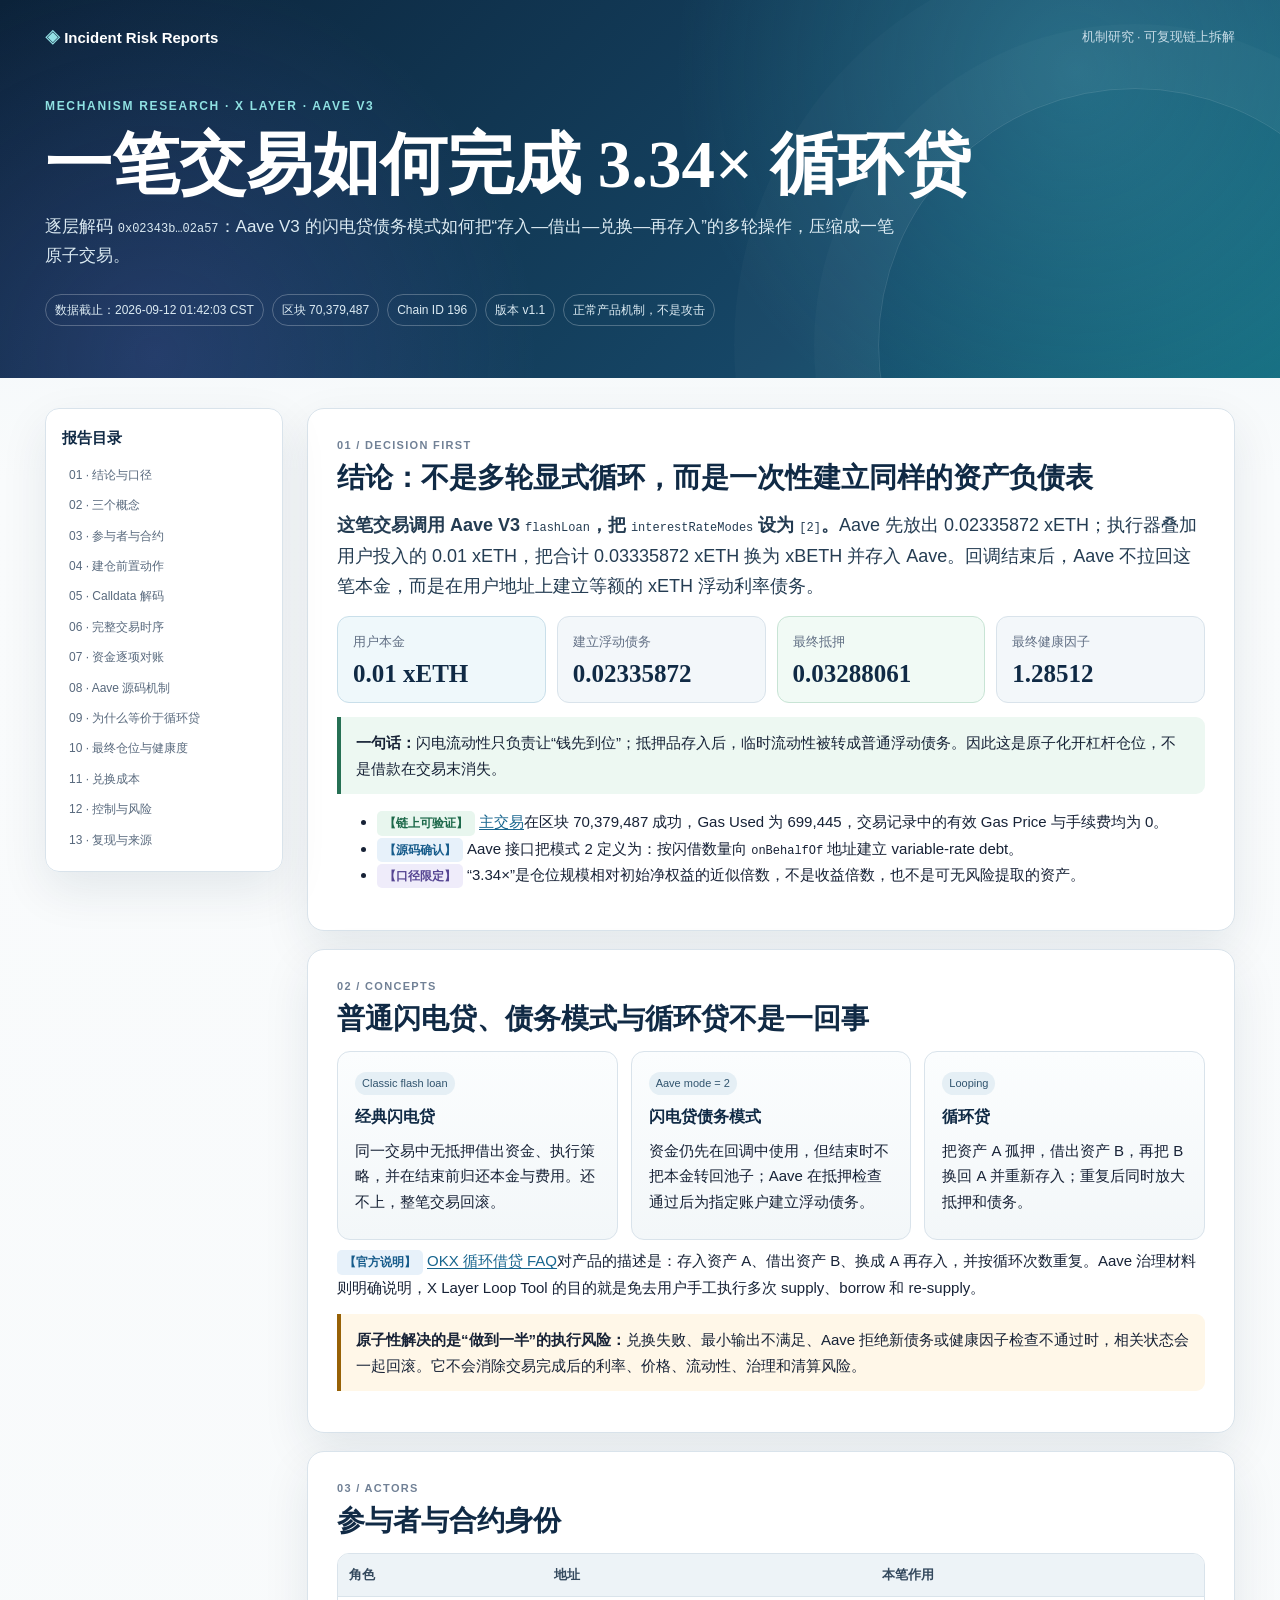
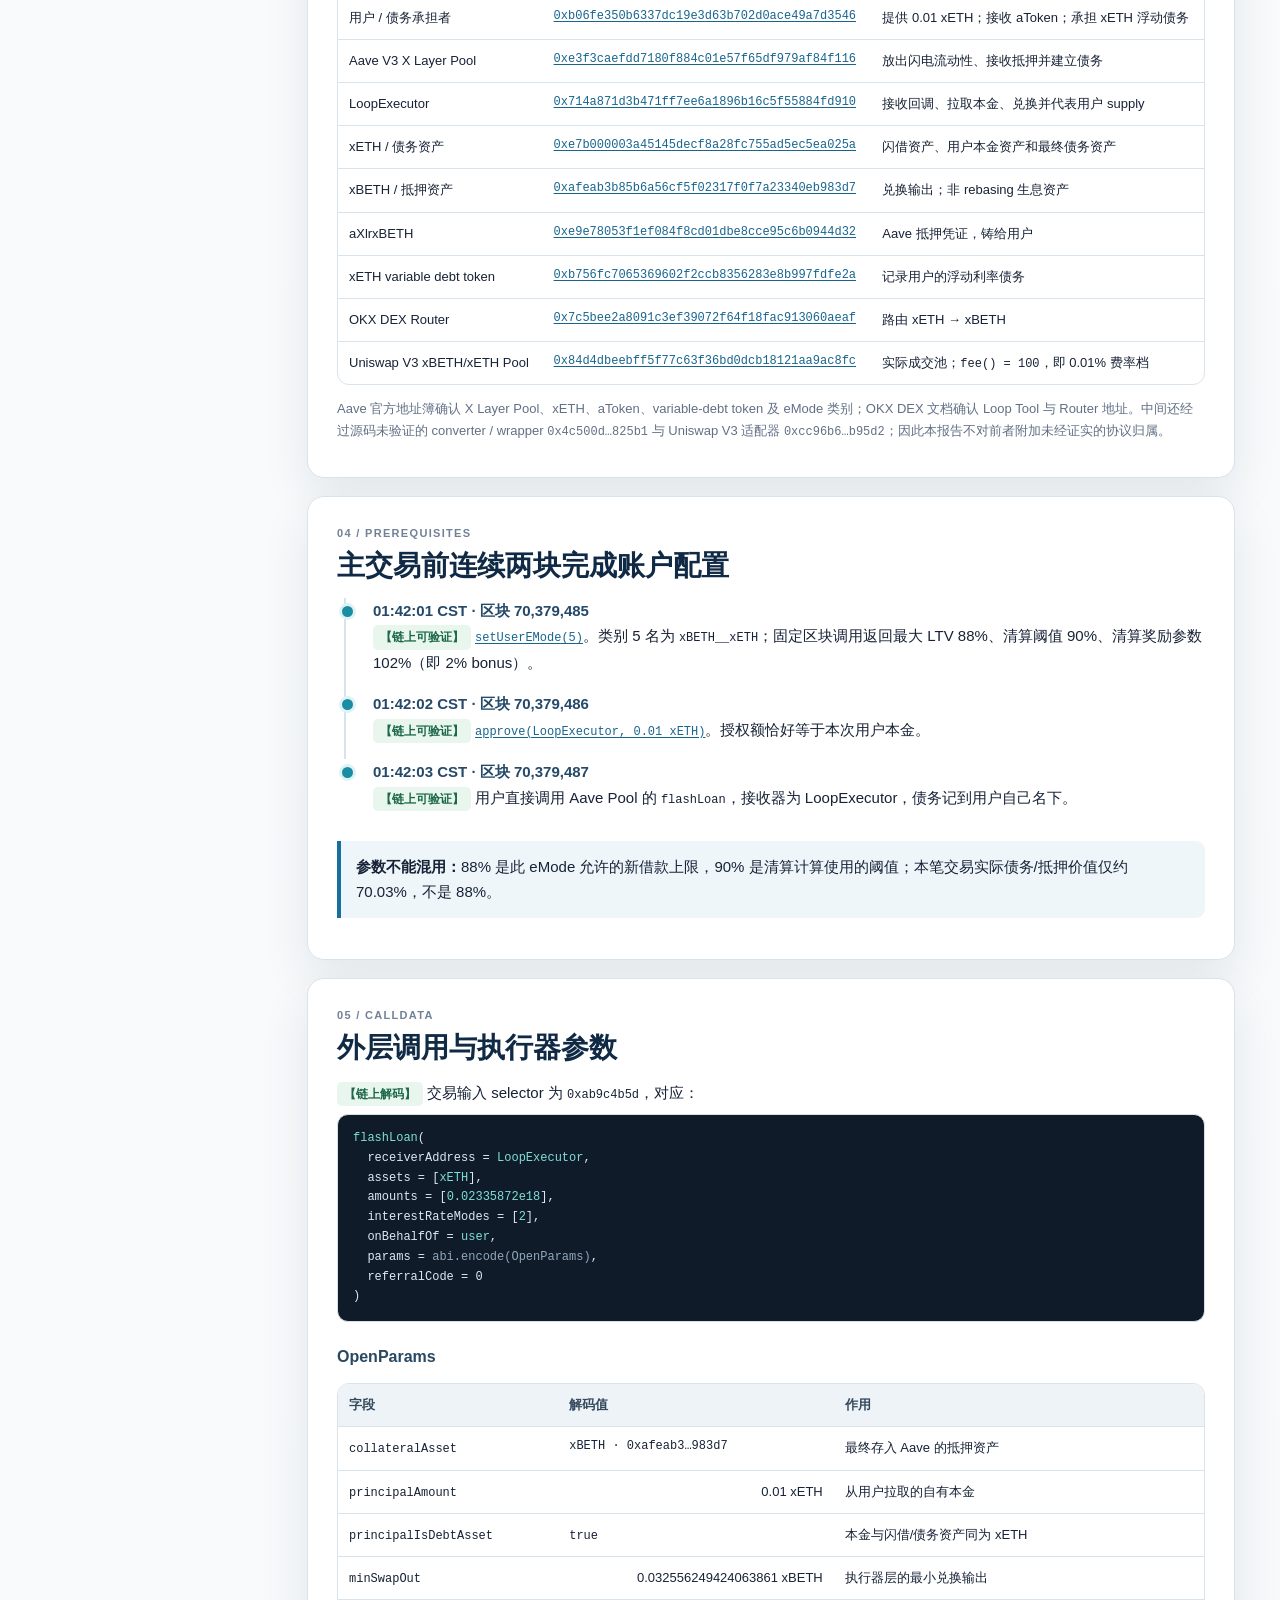
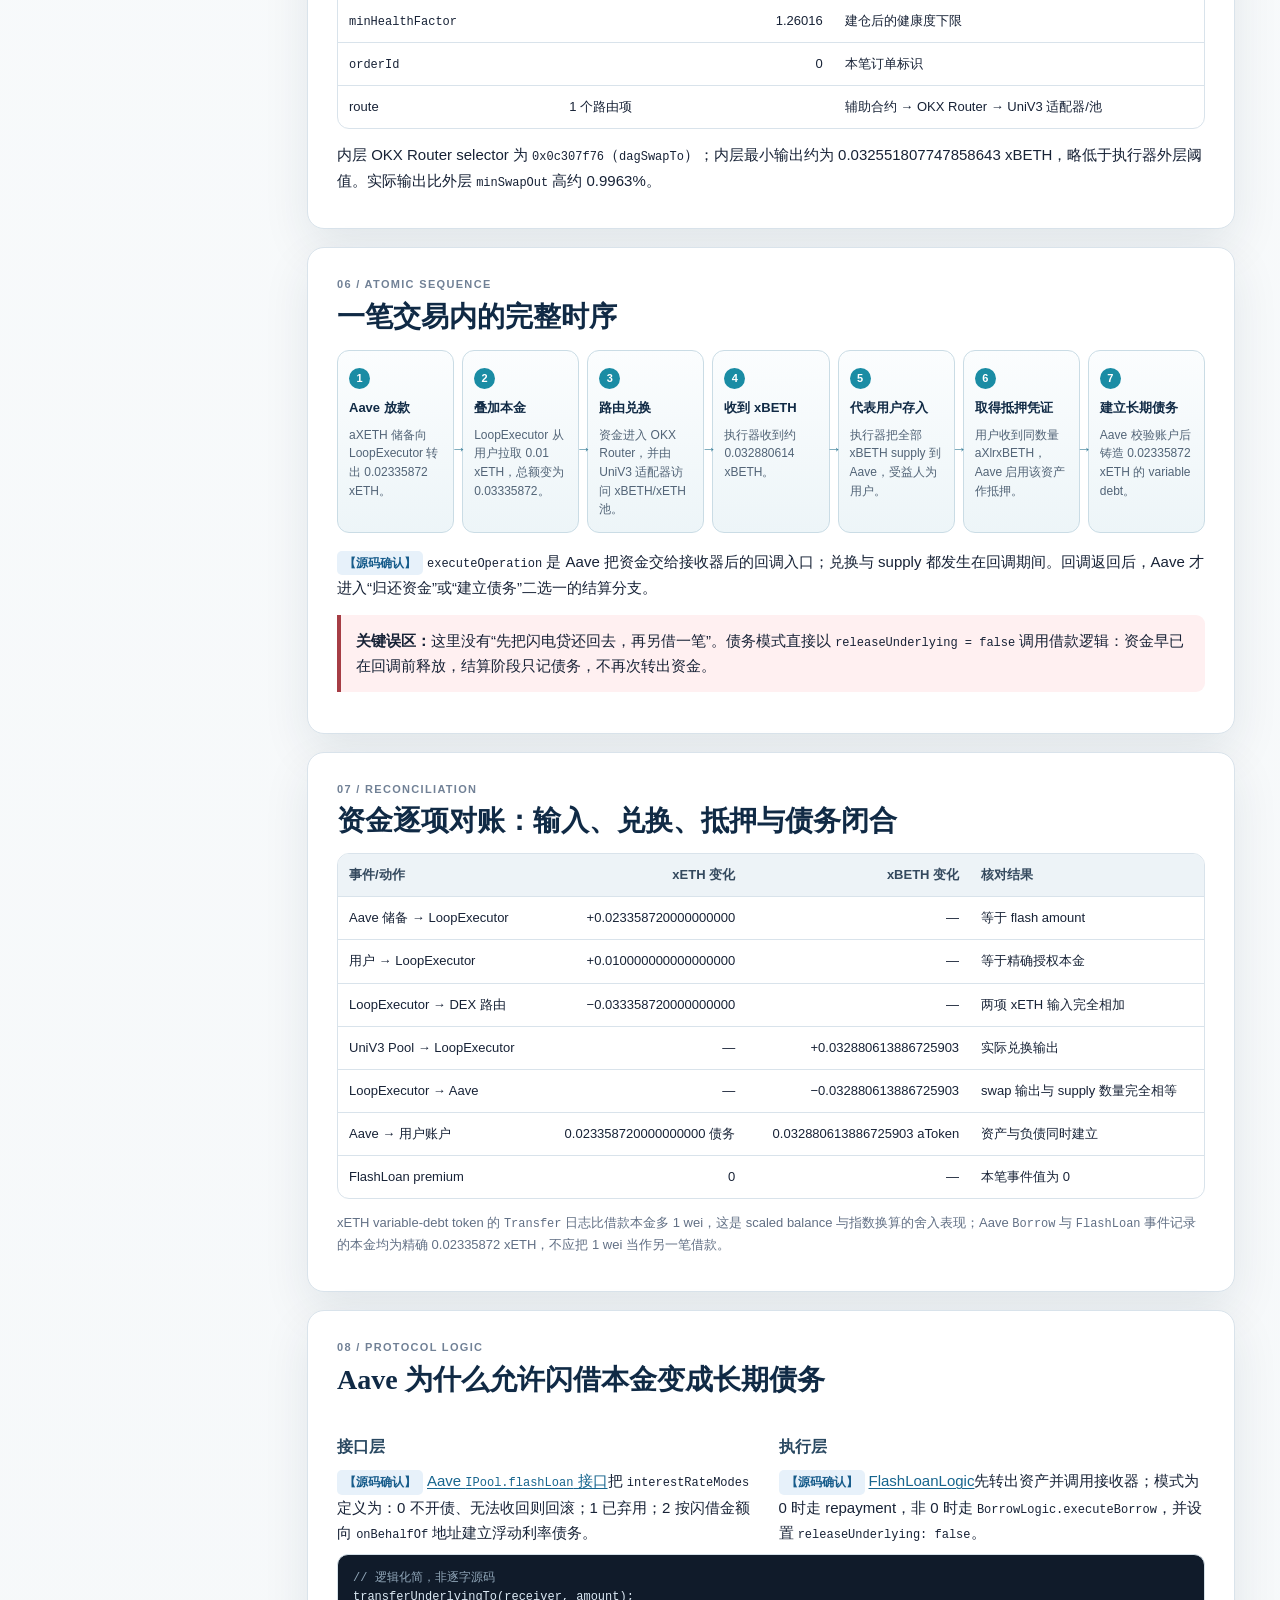
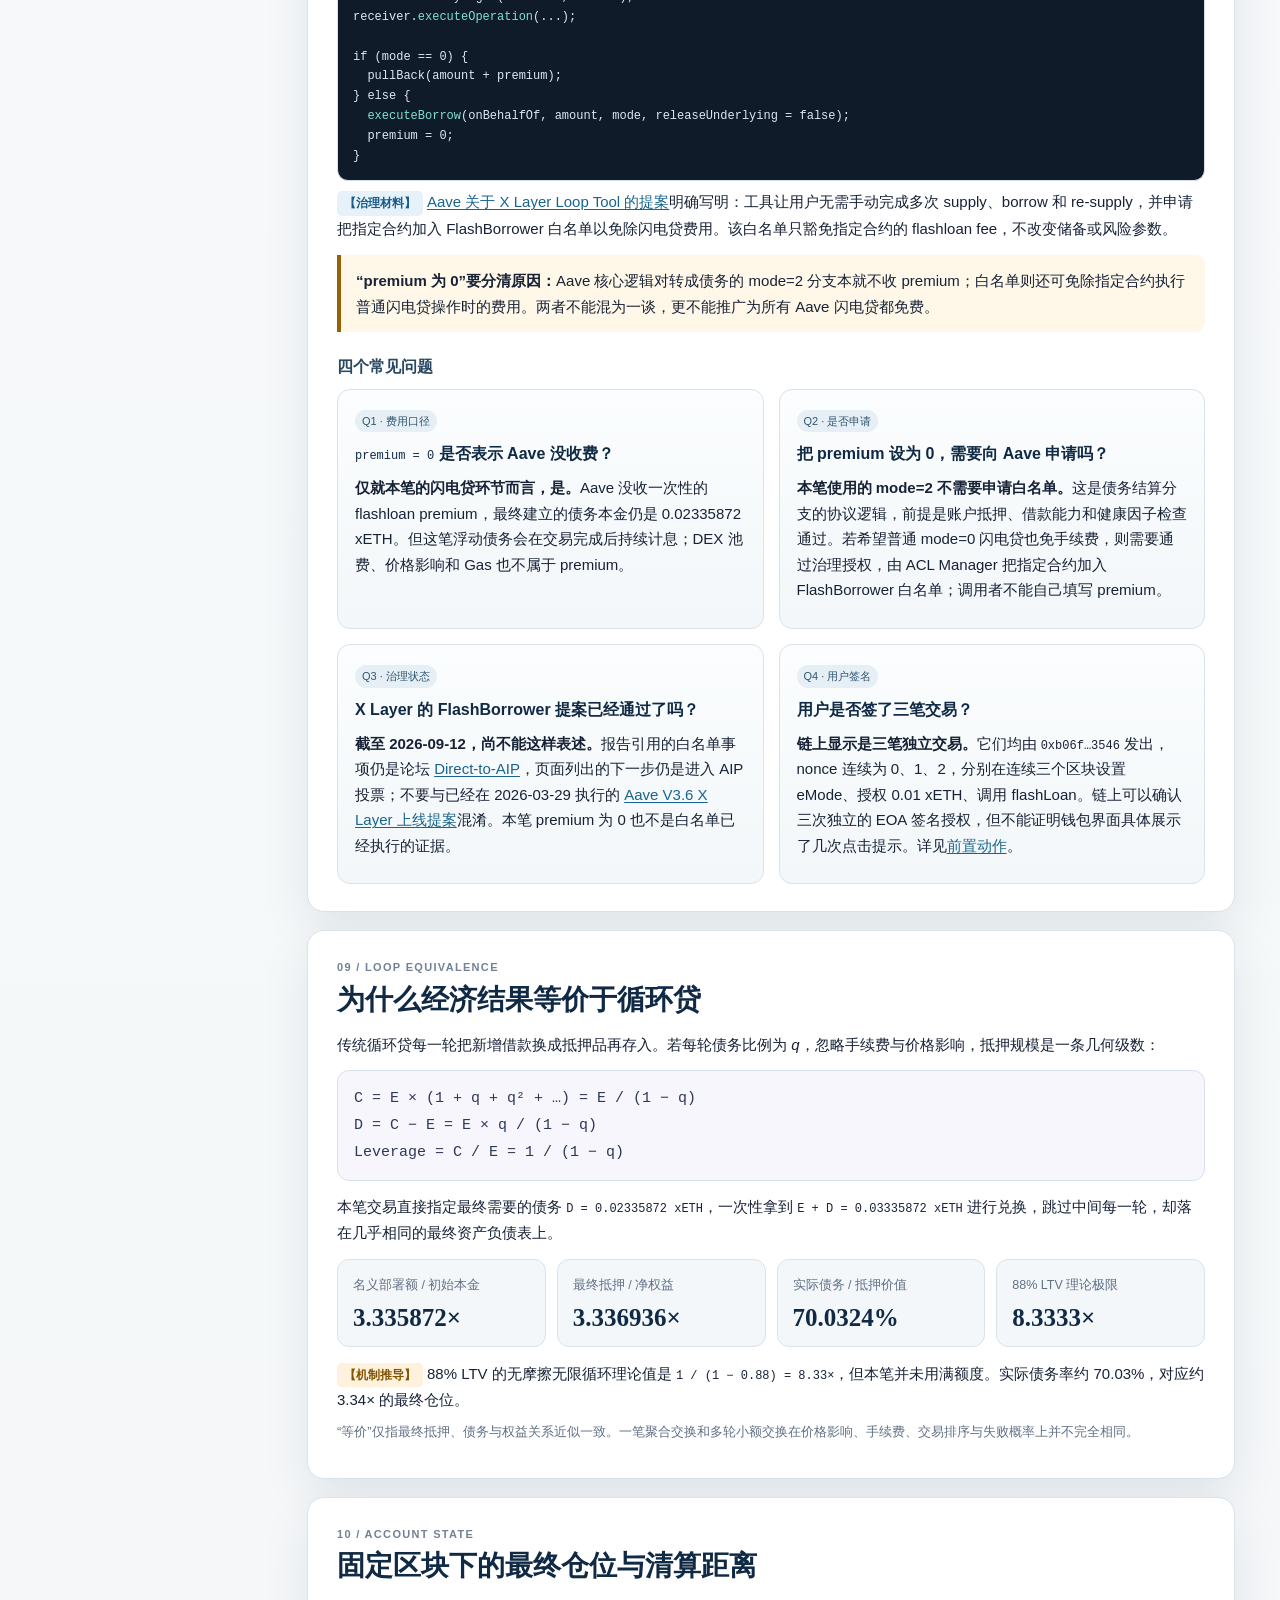
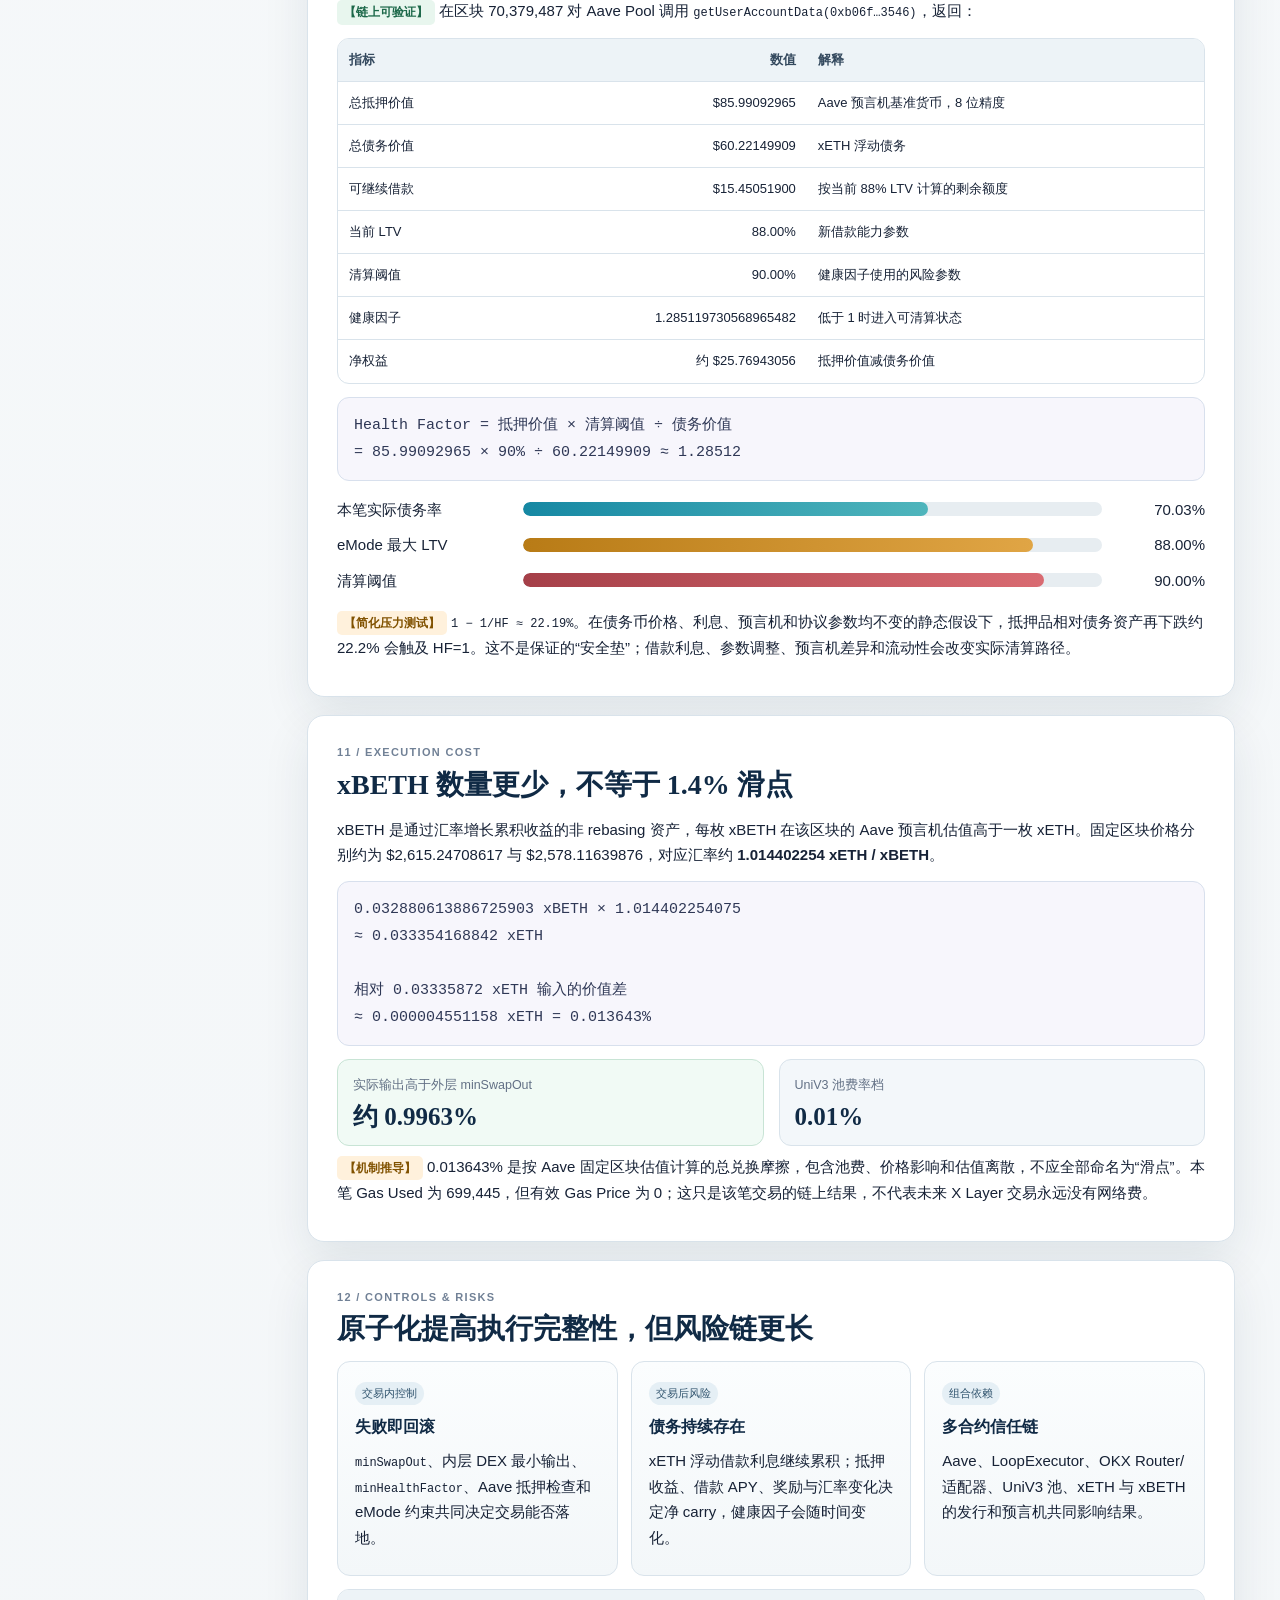
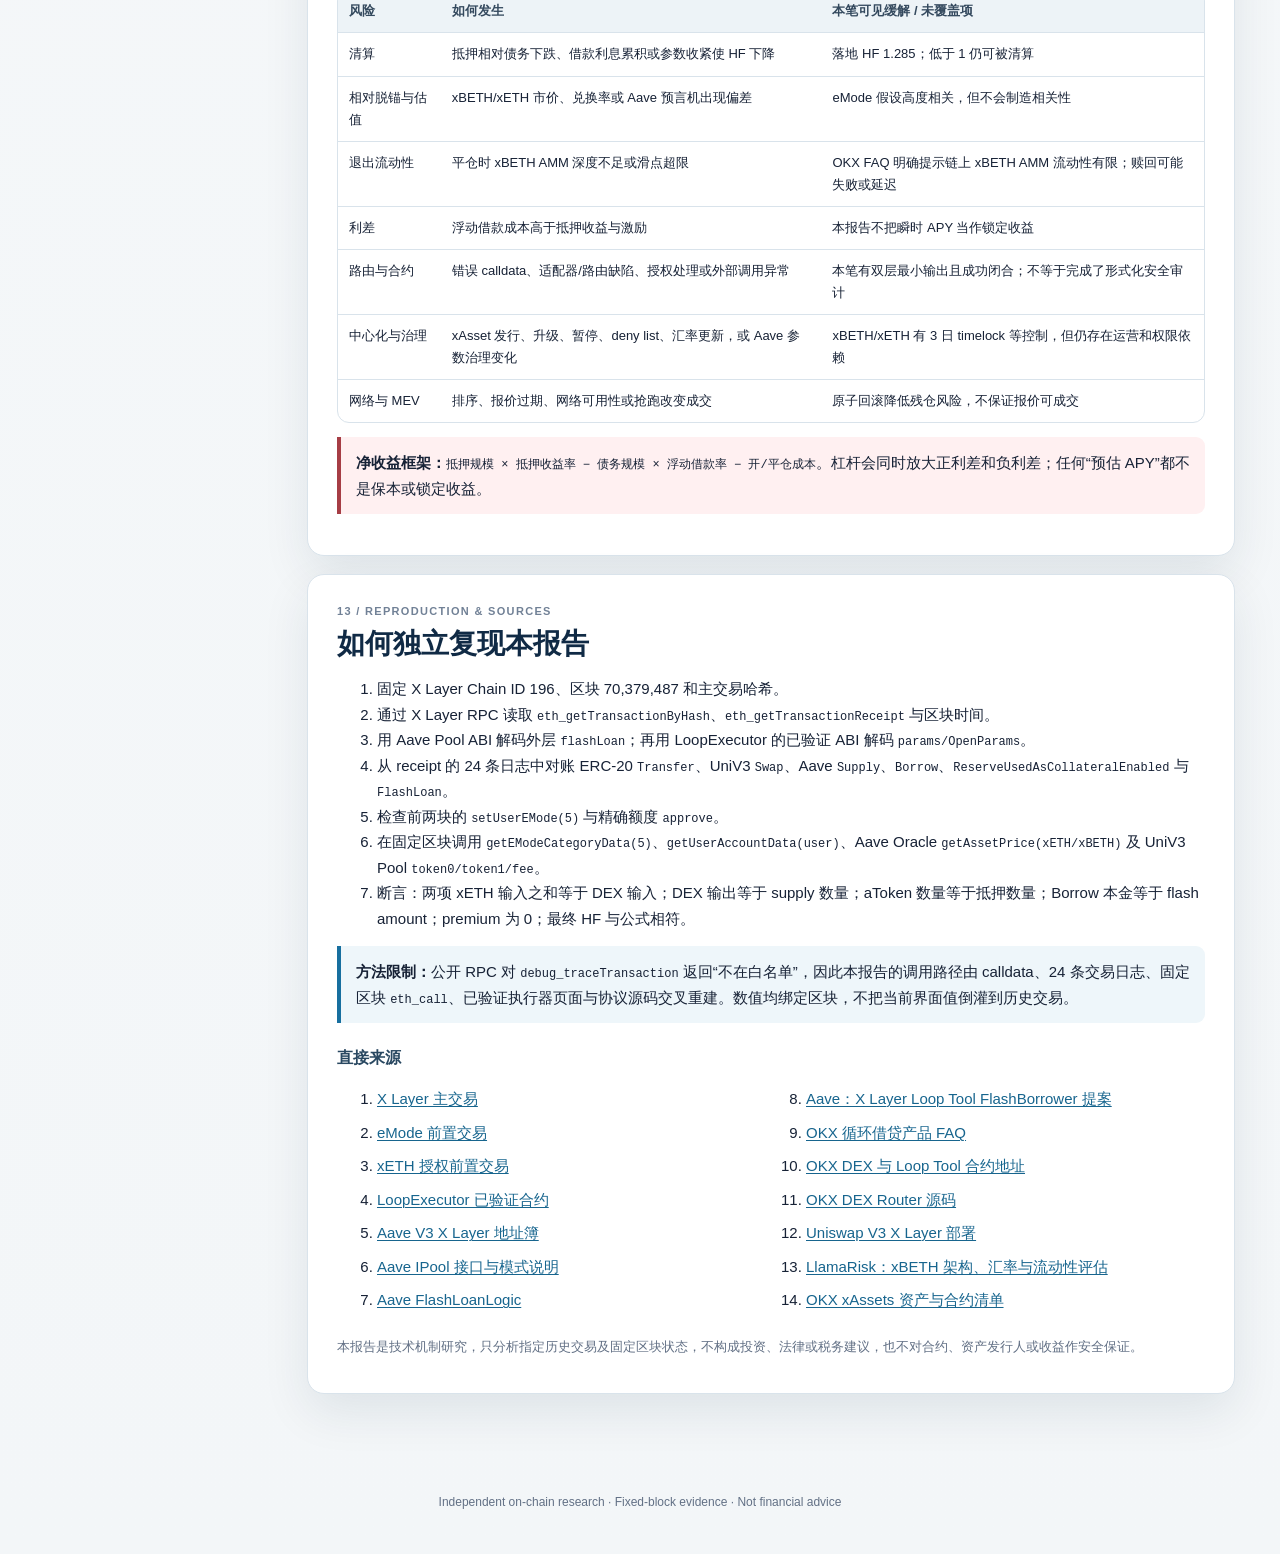
<file: reports/xlayer-aave-loop-2026-09-12/index.html>
<!doctype html>
<html lang="zh-CN">
<head>
  <meta charset="utf-8">
  <meta name="viewport" content="width=device-width, initial-scale=1">
  <meta name="color-scheme" content="light">
  <title>一笔交易如何完成 3.34× 循环贷 · X Layer / Aave V3 机制研究</title>
  <meta name="description" content="逐层解码 X Layer 交易 0x02343b…02a57：Aave V3 flashLoan 债务模式如何把多轮存入、借出、兑换和再存入压缩为一笔原子交易。">
  <meta property="og:type" content="article">
  <meta property="og:title" content="一笔交易如何完成 3.34× 循环贷">
  <meta property="og:description" content="X Layer 上 Aave V3 闪电贷债务模式的交易级拆解。">
  <meta property="og:url" content="https://sharpcx.github.io/incident-risk-reports/reports/xlayer-aave-loop-2026-09-12/">
  <meta property="og:image" content="https://sharpcx.github.io/incident-risk-reports/assets/site-cover.png">
  <meta name="twitter:card" content="summary_large_image">
  <link rel="canonical" href="https://sharpcx.github.io/incident-risk-reports/reports/xlayer-aave-loop-2026-09-12/">
  <link rel="icon" href="../../assets/site-icon.svg" type="image/svg+xml">
  <style>
    :root{--ink:#172236;--muted:#627085;--line:#d9e3eb;--paper:#fff;--wash:#f3f7fa;--navy:#102a45;--blue:#176f9f;--cyan:#1a8ca4;--green:#267054;--red:#a63d45;--amber:#976106;--violet:#6255a6;--shadow:0 18px 48px rgba(16,42,69,.09)}
    *{box-sizing:border-box}html{scroll-behavior:smooth}body{margin:0;color:var(--ink);background:linear-gradient(180deg,#edf4f7 0,#f9fbfc 30rem,#f3f6f8 100%);font:15px/1.7 -apple-system,BlinkMacSystemFont,"Segoe UI","PingFang SC","Noto Sans CJK SC",sans-serif}.wrap{width:min(1190px,calc(100% - 40px));margin:auto}a{color:#17658e;text-decoration-thickness:1px;text-underline-offset:2px}code,.mono{font:12px/1.5 ui-monospace,SFMono-Regular,Menlo,monospace;overflow-wrap:anywhere}.hero{position:relative;overflow:hidden;color:#fff;background:radial-gradient(circle at 84% 18%,rgba(83,222,226,.24),transparent 25rem),radial-gradient(circle at 12% 94%,rgba(120,105,223,.2),transparent 24rem),linear-gradient(135deg,#0b2239,#164767 68%,#176f82);padding:25px 0 52px}.hero:after{content:"";position:absolute;inset:auto -7rem -14rem auto;width:32rem;height:32rem;border:1px solid rgba(255,255,255,.12);border-radius:50%;box-shadow:0 0 0 4rem rgba(255,255,255,.025),0 0 0 9rem rgba(255,255,255,.018)}.topbar{position:relative;z-index:1;display:flex;justify-content:space-between;gap:18px;align-items:center;margin-bottom:45px}.brand{color:#fff;text-decoration:none;font-weight:760}.brand span{color:#93e1e5}.topbar small{color:#c8dce7}.eyebrow{color:#8fe1e2;font-size:12px;font-weight:800;letter-spacing:.14em;text-transform:uppercase}.hero h1{position:relative;z-index:1;max-width:1080px;margin:12px 0 13px;font:700 clamp(38px,5.5vw,67px)/1.08 Georgia,"Songti SC",serif}.hero p{position:relative;z-index:1;max-width:850px;margin:0;color:#dbeaf2;font-size:17px}.stamp{position:relative;z-index:1;display:flex;flex-wrap:wrap;gap:8px;margin-top:23px}.stamp span{padding:5px 9px;border:1px solid rgba(255,255,255,.25);border-radius:999px;color:#dcebf3;font-size:12px}.layout{display:grid;grid-template-columns:238px minmax(0,1fr);gap:24px;padding:30px 0 72px}.toc{position:sticky;top:18px;align-self:start;padding:16px;border:1px solid var(--line);border-radius:14px;background:rgba(255,255,255,.93);box-shadow:var(--shadow)}.toc b{display:block;margin-bottom:9px;color:var(--navy)}.toc a{display:block;padding:5px 7px;border-radius:7px;color:#58697d;text-decoration:none;font-size:12px}.toc a:hover{background:#eaf3f7;color:#164e70}.section{margin-bottom:18px;padding:27px 29px;border:1px solid var(--line);border-radius:17px;background:var(--paper);box-shadow:var(--shadow)}.kicker{color:#718196;font-size:11px;font-weight:800;letter-spacing:.12em;text-transform:uppercase}.section h2{margin:5px 0 15px;color:var(--navy);font:700 28px/1.25 Georgia,"Songti SC",serif}.section h3{margin:21px 0 8px;color:#294861;font-size:16px}.section p{margin:8px 0}.lede{font-size:18px;color:#243c52}.label{display:inline-block;margin-right:4px;padding:2px 7px;border-radius:5px;white-space:nowrap;font-size:12px;font-weight:760}.chain{color:#1c6849;background:#e8f6ee}.source{color:#175c8b;background:#e7f1fa}.derive{color:#815200;background:#fff1dc}.risk{color:#922f3a;background:#fbe9eb}.scope{color:#554592;background:#efecfa}.note{margin:14px 0;padding:13px 15px;border-left:4px solid var(--blue);border-radius:0 9px 9px 0;background:#eef6fa}.note.good{border-left-color:var(--green);background:#edf8f2}.note.danger{border-left-color:var(--red);background:#fff0f1}.note.amber{border-left-color:var(--amber);background:#fff7e8}.grid{display:grid;grid-template-columns:repeat(4,1fr);gap:11px;margin:14px 0}.card{padding:15px;border:1px solid var(--line);border-radius:12px;background:var(--wash)}.card small{display:block;color:var(--muted);margin-bottom:7px}.card b{display:block;color:var(--navy);font:700 25px/1.08 Georgia,serif}.card.blue{border-color:#c9dfea;background:#eff8fb}.card.green{border-color:#c8e4d5;background:#f1faf5}.card.red{border-color:#ecc8cb;background:#fff3f3}.two{display:grid;grid-template-columns:1fr 1fr;gap:15px}.three{display:grid;grid-template-columns:repeat(3,1fr);gap:13px}.concept{padding:17px;border:1px solid var(--line);border-radius:13px;background:linear-gradient(180deg,#fbfdfe,#f3f7f9)}.concept strong{display:block;margin-bottom:8px;color:var(--navy);font-size:16px}.concept .tag{display:inline-block;margin-bottom:8px;padding:2px 7px;border-radius:999px;background:#e5eff5;color:#31546e;font-size:11px}.table-wrap{overflow:auto;margin:13px 0;border:1px solid var(--line);border-radius:12px}table{width:100%;min-width:760px;border-collapse:collapse;font-size:13px}th,td{padding:10px 11px;border-bottom:1px solid var(--line);vertical-align:top}th{background:#edf3f7;color:#34495e;text-align:left}tr:last-child td{border-bottom:0}.num{text-align:right;white-space:nowrap;font-variant-numeric:tabular-nums}.steps{list-style:none;padding:0;margin:10px 0}.steps li{position:relative;margin-left:7px;padding:0 0 16px 27px;border-left:2px solid #d8e4eb}.steps li:last-child{border-left-color:transparent}.steps li:before{content:"";position:absolute;left:-7px;top:5px;width:11px;height:11px;border:3px solid #dff3f5;border-radius:50%;background:#1a8ca4}.steps time{font-weight:760;color:#244969}.flow{display:grid;grid-template-columns:repeat(7,minmax(0,1fr));gap:8px;margin:16px 0}.flow-step{position:relative;min-height:142px;padding:13px 11px;border:1px solid #cadce5;border-radius:12px;background:linear-gradient(180deg,#fbfdfe,#edf5f8)}.flow-step:not(:last-child):after{content:"→";position:absolute;z-index:2;right:-13px;top:47%;color:#3d819b;font-weight:900}.flow-step b{display:block;margin-bottom:7px;color:var(--navy);font-size:13px}.flow-step .n{display:inline-grid;place-items:center;width:21px;height:21px;margin-bottom:8px;border-radius:50%;color:#fff;background:var(--cyan);font-size:11px;font-weight:800}.flow-step p{margin:0;color:#526477;font-size:12px;line-height:1.55}.equation{margin:13px 0;padding:14px 16px;border:1px solid #d8e0ed;border-radius:12px;background:#f7f6fc;color:#2f3856;font:15px/1.8 ui-monospace,SFMono-Regular,Menlo,monospace;overflow:auto}.bar-set{margin:16px 0}.bar-row{display:grid;grid-template-columns:175px 1fr 92px;gap:11px;align-items:center;margin:10px 0}.bar-track{height:14px;overflow:hidden;border-radius:999px;background:#e7edf1}.bar-fill{height:100%;border-radius:999px;background:linear-gradient(90deg,#1688a3,#4fb5bc)}.bar-fill.amber{background:linear-gradient(90deg,#b87b16,#e0a545)}.bar-fill.red{background:linear-gradient(90deg,#a53f48,#d96b72)}.bar-value{text-align:right;font-variant-numeric:tabular-nums}.call{padding:14px 15px;border:1px solid #d5e0e7;border-radius:11px;background:#101b2a;color:#dbe9f4;overflow:auto;font:12px/1.65 ui-monospace,SFMono-Regular,Menlo,monospace}.call .hi{color:#7de0d5}.call .dim{color:#91a7b9}.source-list{columns:2;column-gap:30px}.source-list li{break-inside:avoid;margin:0 0 8px}.subtle{color:var(--muted);font-size:13px}.footer{padding:8px 0 42px;text-align:center;color:var(--muted);font-size:12px}@media(max-width:1050px){.flow{grid-template-columns:repeat(4,1fr)}.flow-step:not(:last-child):after{display:none}}@media(max-width:920px){.layout{grid-template-columns:1fr}.toc{display:none}.grid{grid-template-columns:1fr 1fr}.two,.three{grid-template-columns:1fr}.source-list{columns:1}}@media(max-width:620px){.wrap{width:min(100% - 22px,1190px)}.hero{padding-top:18px}.topbar{margin-bottom:34px}.topbar small{display:none}.section{padding:21px 18px}.grid,.flow{grid-template-columns:1fr}.bar-row{grid-template-columns:1fr}.bar-value{text-align:left}}@media print{body{background:#fff}.hero{padding:25px 0;background:#fff;color:#111;border-bottom:2px solid #123}.hero p,.hero .eyebrow,.stamp span,.topbar small{color:#333}.layout{display:block;padding-top:12px}.toc{display:none}.section{margin:0;padding:12px 0;border:0;box-shadow:none}.grid,.two,.three,.table-wrap,.flow{break-inside:avoid}a{color:#111}.source-list{columns:2}}
    .flow-step p{overflow-wrap:anywhere}
  </style>
</head>
<body>
  <header class="hero">
    <div class="wrap">
      <div class="topbar"><a class="brand" href="../../"><span>◈</span> Incident Risk Reports</a><small>机制研究 · 可复现链上拆解</small></div>
      <div class="eyebrow">Mechanism Research · X Layer · Aave V3</div>
      <h1>一笔交易如何完成 3.34× 循环贷</h1>
      <p>逐层解码 <span class="mono">0x02343b…02a57</span>：Aave V3 的闪电贷债务模式如何把“存入—借出—兑换—再存入”的多轮操作，压缩成一笔原子交易。</p>
      <div class="stamp"><span>数据截止：2026-09-12 01:42:03 CST</span><span>区块 70,379,487</span><span>Chain ID 196</span><span>版本 v1.1</span><span>正常产品机制，不是攻击</span></div>
    </div>
  </header>

  <div class="wrap layout">
    <aside class="toc" aria-label="目录"><b>报告目录</b><a href="#s1">01 · 结论与口径</a><a href="#s2">02 · 三个概念</a><a href="#s3">03 · 参与者与合约</a><a href="#s4">04 · 建仓前置动作</a><a href="#s5">05 · Calldata 解码</a><a href="#s6">06 · 完整交易时序</a><a href="#s7">07 · 资金逐项对账</a><a href="#s8">08 · Aave 源码机制</a><a href="#s9">09 · 为什么等价于循环贷</a><a href="#s10">10 · 最终仓位与健康度</a><a href="#s11">11 · 兑换成本</a><a href="#s12">12 · 控制与风险</a><a href="#s13">13 · 复现与来源</a></aside>

    <main>
      <section class="section" id="s1">
        <div class="kicker">01 / Decision First</div><h2>结论：不是多轮显式循环，而是一次性建立同样的资产负债表</h2>
        <p class="lede"><b>这笔交易调用 Aave V3 <code>flashLoan</code>，把 <code>interestRateModes</code> 设为 <code>[2]</code>。</b>Aave 先放出 0.02335872 xETH；执行器叠加用户投入的 0.01 xETH，把合计 0.03335872 xETH 换为 xBETH 并存入 Aave。回调结束后，Aave 不拉回这笔本金，而是在用户地址上建立等额的 xETH 浮动利率债务。</p>
        <div class="grid"><div class="card blue"><small>用户本金</small><b>0.01 xETH</b></div><div class="card"><small>建立浮动债务</small><b>0.02335872</b></div><div class="card green"><small>最终抵押</small><b>0.03288061</b></div><div class="card"><small>最终健康因子</small><b>1.28512</b></div></div>
        <div class="note good"><b>一句话：</b>闪电流动性只负责让“钱先到位”；抵押品存入后，临时流动性被转成普通浮动债务。因此这是原子化开杠杆仓位，不是借款在交易末消失。</div>
        <ul><li><span class="label chain">【链上可验证】</span><a href="https://web3.okx.com/zh-hans/explorer/x-layer/evm/tx/0x02343bd307a228a9c93ef52b5aab50cdb6f4326790cd9f23bccb14e3c0b02a57">主交易</a>在区块 70,379,487 成功，Gas Used 为 699,445，交易记录中的有效 Gas Price 与手续费均为 0。</li><li><span class="label source">【源码确认】</span>Aave 接口把模式 2 定义为：按闪借数量向 <code>onBehalfOf</code> 地址建立 variable-rate debt。</li><li><span class="label scope">【口径限定】</span>“3.34×”是仓位规模相对初始净权益的近似倍数，不是收益倍数，也不是可无风险提取的资产。</li></ul>
      </section>

      <section class="section" id="s2">
        <div class="kicker">02 / Concepts</div><h2>普通闪电贷、债务模式与循环贷不是一回事</h2>
        <div class="three">
          <article class="concept"><span class="tag">Classic flash loan</span><strong>经典闪电贷</strong><p>同一交易中无抵押借出资金、执行策略，并在结束前归还本金与费用。还不上，整笔交易回滚。</p></article>
          <article class="concept"><span class="tag">Aave mode = 2</span><strong>闪电贷债务模式</strong><p>资金仍先在回调中使用，但结束时不把本金转回池子；Aave 在抵押检查通过后为指定账户建立浮动债务。</p></article>
          <article class="concept"><span class="tag">Looping</span><strong>循环贷</strong><p>把资产 A 孤押，借出资产 B，再把 B 换回 A 并重新存入；重复后同时放大抵押和债务。</p></article>
        </div>
        <p><span class="label source">【官方说明】</span><a href="https://web3.okx.com/zh-hans/help/loop">OKX 循环借贷 FAQ</a>对产品的描述是：存入资产 A、借出资产 B、换成 A 再存入，并按循环次数重复。Aave 治理材料则明确说明，X Layer Loop Tool 的目的就是免去用户手工执行多次 supply、borrow 和 re-supply。</p>
        <div class="note amber"><b>原子性解决的是“做到一半”的执行风险：</b>兑换失败、最小输出不满足、Aave 拒绝新债务或健康因子检查不通过时，相关状态会一起回滚。它不会消除交易完成后的利率、价格、流动性、治理和清算风险。</div>
      </section>

      <section class="section" id="s3">
        <div class="kicker">03 / Actors</div><h2>参与者与合约身份</h2>
        <div class="table-wrap"><table><thead><tr><th>角色</th><th>地址</th><th>本笔作用</th></tr></thead><tbody>
          <tr><td>用户 / 债务承担者</td><td class="mono"><a href="https://web3.okx.com/zh-hans/explorer/x-layer/evm/address/0xb06fe350b6337dc19e3d63b702d0ace49a7d3546">0xb06fe350b6337dc19e3d63b702d0ace49a7d3546</a></td><td>提供 0.01 xETH；接收 aToken；承担 xETH 浮动债务</td></tr>
          <tr><td>Aave V3 X Layer Pool</td><td class="mono"><a href="https://web3.okx.com/zh-hans/explorer/x-layer/evm/address/0xe3f3caefdd7180f884c01e57f65df979af84f116">0xe3f3caefdd7180f884c01e57f65df979af84f116</a></td><td>放出闪电流动性、接收抵押并建立债务</td></tr>
          <tr><td>LoopExecutor</td><td class="mono"><a href="https://web3.okx.com/zh-hans/explorer/x-layer/evm/address/0x714a871d3b471ff7ee6a1896b16c5f55884fd910">0x714a871d3b471ff7ee6a1896b16c5f55884fd910</a></td><td>接收回调、拉取本金、兑换并代表用户 supply</td></tr>
          <tr><td>xETH / 债务资产</td><td class="mono"><a href="https://web3.okx.com/zh-hans/explorer/x-layer/evm/address/0xe7b000003a45145decf8a28fc755ad5ec5ea025a">0xe7b000003a45145decf8a28fc755ad5ec5ea025a</a></td><td>闪借资产、用户本金资产和最终债务资产</td></tr>
          <tr><td>xBETH / 抵押资产</td><td class="mono"><a href="https://web3.okx.com/zh-hans/explorer/x-layer/evm/address/0xafeab3b85b6a56cf5f02317f0f7a23340eb983d7">0xafeab3b85b6a56cf5f02317f0f7a23340eb983d7</a></td><td>兑换输出；非 rebasing 生息资产</td></tr>
          <tr><td>aXlrxBETH</td><td class="mono"><a href="https://web3.okx.com/zh-hans/explorer/x-layer/evm/address/0xe9e78053f1ef084f8cd01dbe8cce95c6b0944d32">0xe9e78053f1ef084f8cd01dbe8cce95c6b0944d32</a></td><td>Aave 抵押凭证，铸给用户</td></tr>
          <tr><td>xETH variable debt token</td><td class="mono"><a href="https://web3.okx.com/zh-hans/explorer/x-layer/evm/address/0xb756fc7065369602f2ccb8356283e8b997fdfe2a">0xb756fc7065369602f2ccb8356283e8b997fdfe2a</a></td><td>记录用户的浮动利率债务</td></tr>
          <tr><td>OKX DEX Router</td><td class="mono"><a href="https://web3.okx.com/zh-hans/explorer/x-layer/evm/address/0x7c5bee2a8091c3ef39072f64f18fac913060aeaf">0x7c5bee2a8091c3ef39072f64f18fac913060aeaf</a></td><td>路由 xETH → xBETH</td></tr>
          <tr><td>Uniswap V3 xBETH/xETH Pool</td><td class="mono"><a href="https://web3.okx.com/zh-hans/explorer/x-layer/evm/address/0x84d4dbeebff5f77c63f36bd0dcb18121aa9ac8fc">0x84d4dbeebff5f77c63f36bd0dcb18121aa9ac8fc</a></td><td>实际成交池；<code>fee() = 100</code>，即 0.01% 费率档</td></tr>
        </tbody></table></div>
        <p class="subtle">Aave 官方地址簿确认 X Layer Pool、xETH、aToken、variable-debt token 及 eMode 类别；OKX DEX 文档确认 Loop Tool 与 Router 地址。中间还经过源码未验证的 converter / wrapper <span class="mono">0x4c500d…825b1</span> 与 Uniswap V3 适配器 <span class="mono">0xcc96b6…b95d2</span>；因此本报告不对前者附加未经证实的协议归属。</p>
      </section>

      <section class="section" id="s4">
        <div class="kicker">04 / Prerequisites</div><h2>主交易前连续两块完成账户配置</h2>
        <ol class="steps">
          <li><time>01:42:01 CST · 区块 70,379,485</time><br><span class="label chain">【链上可验证】</span><a href="https://web3.okx.com/zh-hans/explorer/x-layer/evm/tx/0x2caf96fe0c6574495b5472602b182e3cd75fcce6fc365efdfea65325749f38bf"><code>setUserEMode(5)</code></a>。类别 5 名为 <code>xBETH__xETH</code>；固定区块调用返回最大 LTV 88%、清算阈值 90%、清算奖励参数 102%（即 2% bonus）。</li>
          <li><time>01:42:02 CST · 区块 70,379,486</time><br><span class="label chain">【链上可验证】</span><a href="https://web3.okx.com/zh-hans/explorer/x-layer/evm/tx/0x5ee81bdf5de8e958a36e53f54f5b0db27b82df1c53592fbfaa907160af3b67ed"><code>approve(LoopExecutor, 0.01 xETH)</code></a>。授权额恰好等于本次用户本金。</li>
          <li><time>01:42:03 CST · 区块 70,379,487</time><br><span class="label chain">【链上可验证】</span>用户直接调用 Aave Pool 的 <code>flashLoan</code>，接收器为 LoopExecutor，债务记到用户自己名下。</li>
        </ol>
        <div class="note"><b>参数不能混用：</b>88% 是此 eMode 允许的新借款上限，90% 是清算计算使用的阈值；本笔交易实际债务/抵押价值仅约 70.03%，不是 88%。</div>
      </section>

      <section class="section" id="s5">
        <div class="kicker">05 / Calldata</div><h2>外层调用与执行器参数</h2>
        <p><span class="label chain">【链上解码】</span>交易输入 selector 为 <code>0xab9c4b5d</code>，对应：</p>
        <div class="call"><span class="hi">flashLoan</span>(<br>&nbsp;&nbsp;receiverAddress = <span class="hi">LoopExecutor</span>,<br>&nbsp;&nbsp;assets = [<span class="hi">xETH</span>],<br>&nbsp;&nbsp;amounts = [<span class="hi">0.02335872e18</span>],<br>&nbsp;&nbsp;interestRateModes = [<span class="hi">2</span>],<br>&nbsp;&nbsp;onBehalfOf = <span class="hi">user</span>,<br>&nbsp;&nbsp;params = <span class="dim">abi.encode(OpenParams)</span>,<br>&nbsp;&nbsp;referralCode = 0<br>)</div>
        <h3>OpenParams</h3>
        <div class="table-wrap"><table><thead><tr><th>字段</th><th>解码值</th><th>作用</th></tr></thead><tbody>
          <tr><td><code>collateralAsset</code></td><td class="mono">xBETH · 0xafeab3…983d7</td><td>最终存入 Aave 的抵押资产</td></tr>
          <tr><td><code>principalAmount</code></td><td class="num">0.01 xETH</td><td>从用户拉取的自有本金</td></tr>
          <tr><td><code>principalIsDebtAsset</code></td><td><code>true</code></td><td>本金与闪借/债务资产同为 xETH</td></tr>
          <tr><td><code>minSwapOut</code></td><td class="num">0.032556249424063861 xBETH</td><td>执行器层的最小兑换输出</td></tr>
          <tr><td><code>minHealthFactor</code></td><td class="num">1.26016</td><td>建仓后的健康度下限</td></tr>
          <tr><td><code>orderId</code></td><td class="num">0</td><td>本笔订单标识</td></tr>
          <tr><td>route</td><td>1 个路由项</td><td>辅助合约 → OKX Router → UniV3 适配器/池</td></tr>
        </tbody></table></div>
        <p>内层 OKX Router selector 为 <code>0x0c307f76</code>（<code>dagSwapTo</code>）；内层最小输出约为 0.032551807747858643 xBETH，略低于执行器外层阈值。实际输出比外层 <code>minSwapOut</code> 高约 0.9963%。</p>
      </section>

      <section class="section" id="s6">
        <div class="kicker">06 / Atomic Sequence</div><h2>一笔交易内的完整时序</h2>
        <div class="flow" aria-label="从闪借到建立债务的七步资金流">
          <div class="flow-step"><span class="n">1</span><b>Aave 放款</b><p>aXETH 储备向 LoopExecutor 转出 0.02335872 xETH。</p></div>
          <div class="flow-step"><span class="n">2</span><b>叠加本金</b><p>LoopExecutor 从用户拉取 0.01 xETH，总额变为 0.03335872。</p></div>
          <div class="flow-step"><span class="n">3</span><b>路由兑换</b><p>资金进入 OKX Router，并由 UniV3 适配器访问 xBETH/xETH 池。</p></div>
          <div class="flow-step"><span class="n">4</span><b>收到 xBETH</b><p>执行器收到约 0.032880614 xBETH。</p></div>
          <div class="flow-step"><span class="n">5</span><b>代表用户存入</b><p>执行器把全部 xBETH supply 到 Aave，受益人为用户。</p></div>
          <div class="flow-step"><span class="n">6</span><b>取得抵押凭证</b><p>用户收到同数量 aXlrxBETH，Aave 启用该资产作抵押。</p></div>
          <div class="flow-step"><span class="n">7</span><b>建立长期债务</b><p>Aave 校验账户后铸造 0.02335872 xETH 的 variable debt。</p></div>
        </div>
        <p><span class="label source">【源码确认】</span><code>executeOperation</code> 是 Aave 把资金交给接收器后的回调入口；兑换与 supply 都发生在回调期间。回调返回后，Aave 才进入“归还资金”或“建立债务”二选一的结算分支。</p>
        <div class="note danger"><b>关键误区：</b>这里没有“先把闪电贷还回去，再另借一笔”。债务模式直接以 <code>releaseUnderlying = false</code> 调用借款逻辑：资金早已在回调前释放，结算阶段只记债务，不再次转出资金。</div>
      </section>

      <section class="section" id="s7">
        <div class="kicker">07 / Reconciliation</div><h2>资金逐项对账：输入、兑换、抵押与债务闭合</h2>
        <div class="table-wrap"><table><thead><tr><th>事件/动作</th><th class="num">xETH 变化</th><th class="num">xBETH 变化</th><th>核对结果</th></tr></thead><tbody>
          <tr><td>Aave 储备 → LoopExecutor</td><td class="num">+0.023358720000000000</td><td class="num">—</td><td>等于 flash amount</td></tr>
          <tr><td>用户 → LoopExecutor</td><td class="num">+0.010000000000000000</td><td class="num">—</td><td>等于精确授权本金</td></tr>
          <tr><td>LoopExecutor → DEX 路由</td><td class="num">−0.033358720000000000</td><td class="num">—</td><td>两项 xETH 输入完全相加</td></tr>
          <tr><td>UniV3 Pool → LoopExecutor</td><td class="num">—</td><td class="num">+0.032880613886725903</td><td>实际兑换输出</td></tr>
          <tr><td>LoopExecutor → Aave</td><td class="num">—</td><td class="num">−0.032880613886725903</td><td>swap 输出与 supply 数量完全相等</td></tr>
          <tr><td>Aave → 用户账户</td><td class="num">0.023358720000000000 债务</td><td class="num">0.032880613886725903 aToken</td><td>资产与负债同时建立</td></tr>
          <tr><td>FlashLoan premium</td><td class="num">0</td><td class="num">—</td><td>本笔事件值为 0</td></tr>
        </tbody></table></div>
        <p class="subtle">xETH variable-debt token 的 <code>Transfer</code> 日志比借款本金多 1 wei，这是 scaled balance 与指数换算的舍入表现；Aave <code>Borrow</code> 与 <code>FlashLoan</code> 事件记录的本金均为精确 0.02335872 xETH，不应把 1 wei 当作另一笔借款。</p>
      </section>

      <section class="section" id="s8">
        <div class="kicker">08 / Protocol Logic</div><h2>Aave 为什么允许闪借本金变成长期债务</h2>
        <div class="two"><div><h3>接口层</h3><p><span class="label source">【源码确认】</span><a href="https://github.com/aave-dao/aave-v3-origin/blob/main/src/contracts/interfaces/IPool.sol">Aave <code>IPool.flashLoan</code> 接口</a>把 <code>interestRateModes</code> 定义为：0 不开债、无法收回则回滚；1 已弃用；2 按闪借金额向 <code>onBehalfOf</code> 地址建立浮动利率债务。</p></div><div><h3>执行层</h3><p><span class="label source">【源码确认】</span><a href="https://github.com/aave-dao/aave-v3-origin/blob/main/src/contracts/protocol/libraries/logic/FlashLoanLogic.sol">FlashLoanLogic</a>先转出资产并调用接收器；模式为 0 时走 repayment，非 0 时走 <code>BorrowLogic.executeBorrow</code>，并设置 <code>releaseUnderlying: false</code>。</p></div></div>
        <div class="call"><span class="dim">// 逻辑化简，非逐字源码</span><br>transferUnderlyingTo(receiver, amount);<br>receiver.<span class="hi">executeOperation</span>(...);<br><br>if (mode == 0) {<br>&nbsp;&nbsp;pullBack(amount + premium);<br>} else {<br>&nbsp;&nbsp;<span class="hi">executeBorrow</span>(onBehalfOf, amount, mode, releaseUnderlying = false);<br>&nbsp;&nbsp;premium = 0;<br>}</div>
        <p><span class="label source">【治理材料】</span><a href="https://governance.aave.com/t/direct-to-aip-add-x-layer-loop-tool-margin-trading-to-flashborrowers/25551">Aave 关于 X Layer Loop Tool 的提案</a>明确写明：工具让用户无需手动完成多次 supply、borrow 和 re-supply，并申请把指定合约加入 FlashBorrower 白名单以免除闪电贷费用。该白名单只豁免指定合约的 flashloan fee，不改变储备或风险参数。</p>
        <div class="note amber"><b>“premium 为 0”要分清原因：</b>Aave 核心逻辑对转成债务的 mode=2 分支本就不收 premium；白名单则还可免除指定合约执行普通闪电贷操作时的费用。两者不能混为一谈，更不能推广为所有 Aave 闪电贷都免费。</div>
        <h3>四个常见问题</h3>
        <div class="two">
          <article class="concept"><span class="tag">Q1 · 费用口径</span><strong><code>premium = 0</code> 是否表示 Aave 没收费？</strong><p><b>仅就本笔的闪电贷环节而言，是。</b>Aave 没收一次性的 flashloan premium，最终建立的债务本金仍是 0.02335872 xETH。但这笔浮动债务会在交易完成后持续计息；DEX 池费、价格影响和 Gas 也不属于 premium。</p></article>
          <article class="concept"><span class="tag">Q2 · 是否申请</span><strong>把 premium 设为 0，需要向 Aave 申请吗？</strong><p><b>本笔使用的 mode=2 不需要申请白名单。</b>这是债务结算分支的协议逻辑，前提是账户抵押、借款能力和健康因子检查通过。若希望普通 mode=0 闪电贷也免手续费，则需要通过治理授权，由 ACL Manager 把指定合约加入 FlashBorrower 白名单；调用者不能自己填写 premium。</p></article>
          <article class="concept"><span class="tag">Q3 · 治理状态</span><strong>X Layer 的 FlashBorrower 提案已经通过了吗？</strong><p><b>截至 2026-09-12，尚不能这样表述。</b>报告引用的白名单事项仍是论坛 <a href="https://governance.aave.com/t/direct-to-aip-add-x-layer-loop-tool-margin-trading-to-flashborrowers/25551">Direct-to-AIP</a>，页面列出的下一步仍是进入 AIP 投票；不要与已经在 2026-03-29 执行的 <a href="https://vote.onaave.com/proposal/?proposalId=460">Aave V3.6 X Layer 上线提案</a>混淆。本笔 premium 为 0 也不是白名单已经执行的证据。</p></article>
          <article class="concept"><span class="tag">Q4 · 用户签名</span><strong>用户是否签了三笔交易？</strong><p><b>链上显示是三笔独立交易。</b>它们均由 <code>0xb06f…3546</code> 发出，nonce 连续为 0、1、2，分别在连续三个区块设置 eMode、授权 0.01 xETH、调用 flashLoan。链上可以确认三次独立的 EOA 签名授权，但不能证明钱包界面具体展示了几次点击提示。详见<a href="#s4">前置动作</a>。</p></article>
        </div>
      </section>

      <section class="section" id="s9">
        <div class="kicker">09 / Loop Equivalence</div><h2>为什么经济结果等价于循环贷</h2>
        <p>传统循环贷每一轮把新增借款换成抵押品再存入。若每轮债务比例为 <i>q</i>，忽略手续费与价格影响，抵押规模是一条几何级数：</p>
        <div class="equation">C = E × (1 + q + q² + …) = E / (1 − q)<br>D = C − E = E × q / (1 − q)<br>Leverage = C / E = 1 / (1 − q)</div>
        <p>本笔交易直接指定最终需要的债务 <code>D = 0.02335872 xETH</code>，一次性拿到 <code>E + D = 0.03335872 xETH</code> 进行兑换，跳过中间每一轮，却落在几乎相同的最终资产负债表上。</p>
        <div class="grid"><div class="card"><small>名义部署额 / 初始本金</small><b>3.335872×</b></div><div class="card"><small>最终抵押 / 净权益</small><b>3.336936×</b></div><div class="card"><small>实际债务 / 抵押价值</small><b>70.0324%</b></div><div class="card"><small>88% LTV 理论极限</small><b>8.3333×</b></div></div>
        <p><span class="label derive">【机制推导】</span>88% LTV 的无摩擦无限循环理论值是 <code>1 / (1 − 0.88) = 8.33×</code>，但本笔并未用满额度。实际债务率约 70.03%，对应约 3.34× 的最终仓位。</p>
        <p class="subtle">“等价”仅指最终抵押、债务与权益关系近似一致。一笔聚合交换和多轮小额交换在价格影响、手续费、交易排序与失败概率上并不完全相同。</p>
      </section>

      <section class="section" id="s10">
        <div class="kicker">10 / Account State</div><h2>固定区块下的最终仓位与清算距离</h2>
        <p><span class="label chain">【链上可验证】</span>在区块 70,379,487 对 Aave Pool 调用 <code>getUserAccountData(0xb06f…3546)</code>，返回：</p>
        <div class="table-wrap"><table><thead><tr><th>指标</th><th class="num">数值</th><th>解释</th></tr></thead><tbody>
          <tr><td>总抵押价值</td><td class="num">$85.99092965</td><td>Aave 预言机基准货币，8 位精度</td></tr>
          <tr><td>总债务价值</td><td class="num">$60.22149909</td><td>xETH 浮动债务</td></tr>
          <tr><td>可继续借款</td><td class="num">$15.45051900</td><td>按当前 88% LTV 计算的剩余额度</td></tr>
          <tr><td>当前 LTV</td><td class="num">88.00%</td><td>新借款能力参数</td></tr>
          <tr><td>清算阈值</td><td class="num">90.00%</td><td>健康因子使用的风险参数</td></tr>
          <tr><td>健康因子</td><td class="num">1.285119730568965482</td><td>低于 1 时进入可清算状态</td></tr>
          <tr><td>净权益</td><td class="num">约 $25.76943056</td><td>抵押价值减债务价值</td></tr>
        </tbody></table></div>
        <div class="equation">Health Factor = 抵押价值 × 清算阈值 ÷ 债务价值<br>= 85.99092965 × 90% ÷ 60.22149909 ≈ 1.28512</div>
        <div class="bar-set"><div class="bar-row"><span>本笔实际债务率</span><div class="bar-track"><div class="bar-fill" style="width:70.0324%"></div></div><span class="bar-value">70.03%</span></div><div class="bar-row"><span>eMode 最大 LTV</span><div class="bar-track"><div class="bar-fill amber" style="width:88%"></div></div><span class="bar-value">88.00%</span></div><div class="bar-row"><span>清算阈值</span><div class="bar-track"><div class="bar-fill red" style="width:90%"></div></div><span class="bar-value">90.00%</span></div></div>
        <p><span class="label derive">【简化压力测试】</span><code>1 − 1/HF ≈ 22.19%</code>。在债务币价格、利息、预言机和协议参数均不变的静态假设下，抵押品相对债务资产再下跌约 22.2% 会触及 HF=1。这不是保证的“安全垫”；借款利息、参数调整、预言机差异和流动性会改变实际清算路径。</p>
      </section>

      <section class="section" id="s11">
        <div class="kicker">11 / Execution Cost</div><h2>xBETH 数量更少，不等于 1.4% 滑点</h2>
        <p>xBETH 是通过汇率增长累积收益的非 rebasing 资产，每枚 xBETH 在该区块的 Aave 预言机估值高于一枚 xETH。固定区块价格分别约为 $2,615.24708617 与 $2,578.11639876，对应汇率约 <b>1.014402254 xETH / xBETH</b>。</p>
        <div class="equation">0.032880613886725903 xBETH × 1.014402254075<br>≈ 0.033354168842 xETH<br><br>相对 0.03335872 xETH 输入的价值差<br>≈ 0.000004551158 xETH = 0.013643%</div>
        <div class="two"><div class="card green"><small>实际输出高于外层 minSwapOut</small><b>约 0.9963%</b></div><div class="card"><small>UniV3 池费率档</small><b>0.01%</b></div></div>
        <p><span class="label derive">【机制推导】</span>0.013643% 是按 Aave 固定区块估值计算的总兑换摩擦，包含池费、价格影响和估值离散，不应全部命名为“滑点”。本笔 Gas Used 为 699,445，但有效 Gas Price 为 0；这只是该笔交易的链上结果，不代表未来 X Layer 交易永远没有网络费。</p>
      </section>

      <section class="section" id="s12">
        <div class="kicker">12 / Controls &amp; Risks</div><h2>原子化提高执行完整性，但风险链更长</h2>
        <div class="three">
          <article class="concept"><span class="tag">交易内控制</span><strong>失败即回滚</strong><p><code>minSwapOut</code>、内层 DEX 最小输出、<code>minHealthFactor</code>、Aave 抵押检查和 eMode 约束共同决定交易能否落地。</p></article>
          <article class="concept"><span class="tag">交易后风险</span><strong>债务持续存在</strong><p>xETH 浮动借款利息继续累积；抵押收益、借款 APY、奖励与汇率变化决定净 carry，健康因子会随时间变化。</p></article>
          <article class="concept"><span class="tag">组合依赖</span><strong>多合约信任链</strong><p>Aave、LoopExecutor、OKX Router/适配器、UniV3 池、xETH 与 xBETH 的发行和预言机共同影响结果。</p></article>
        </div>
        <div class="table-wrap"><table><thead><tr><th>风险</th><th>如何发生</th><th>本笔可见缓解 / 未覆盖项</th></tr></thead><tbody>
          <tr><td>清算</td><td>抵押相对债务下跌、借款利息累积或参数收紧使 HF 下降</td><td>落地 HF 1.285；低于 1 仍可被清算</td></tr>
          <tr><td>相对脱锚与估值</td><td>xBETH/xETH 市价、兑换率或 Aave 预言机出现偏差</td><td>eMode 假设高度相关，但不会制造相关性</td></tr>
          <tr><td>退出流动性</td><td>平仓时 xBETH AMM 深度不足或滑点超限</td><td>OKX FAQ 明确提示链上 xBETH AMM 流动性有限；赎回可能失败或延迟</td></tr>
          <tr><td>利差</td><td>浮动借款成本高于抵押收益与激励</td><td>本报告不把瞬时 APY 当作锁定收益</td></tr>
          <tr><td>路由与合约</td><td>错误 calldata、适配器/路由缺陷、授权处理或外部调用异常</td><td>本笔有双层最小输出且成功闭合；不等于完成了形式化安全审计</td></tr>
          <tr><td>中心化与治理</td><td>xAsset 发行、升级、暂停、deny list、汇率更新，或 Aave 参数治理变化</td><td>xBETH/xETH 有 3 日 timelock 等控制，但仍存在运营和权限依赖</td></tr>
          <tr><td>网络与 MEV</td><td>排序、报价过期、网络可用性或抢跑改变成交</td><td>原子回滚降低残仓风险，不保证报价可成交</td></tr>
        </tbody></table></div>
        <div class="note danger"><b>净收益框架：</b><code>抵押规模 × 抵押收益率 − 债务规模 × 浮动借款率 − 开/平仓成本</code>。杠杆会同时放大正利差和负利差；任何“预估 APY”都不是保本或锁定收益。</div>
      </section>

      <section class="section" id="s13">
        <div class="kicker">13 / Reproduction &amp; Sources</div><h2>如何独立复现本报告</h2>
        <ol><li>固定 X Layer Chain ID 196、区块 70,379,487 和主交易哈希。</li><li>通过 X Layer RPC 读取 <code>eth_getTransactionByHash</code>、<code>eth_getTransactionReceipt</code> 与区块时间。</li><li>用 Aave Pool ABI 解码外层 <code>flashLoan</code>；再用 LoopExecutor 的已验证 ABI 解码 <code>params/OpenParams</code>。</li><li>从 receipt 的 24 条日志中对账 ERC-20 <code>Transfer</code>、UniV3 <code>Swap</code>、Aave <code>Supply</code>、<code>Borrow</code>、<code>ReserveUsedAsCollateralEnabled</code> 与 <code>FlashLoan</code>。</li><li>检查前两块的 <code>setUserEMode(5)</code> 与精确额度 <code>approve</code>。</li><li>在固定区块调用 <code>getEModeCategoryData(5)</code>、<code>getUserAccountData(user)</code>、Aave Oracle <code>getAssetPrice(xETH/xBETH)</code> 及 UniV3 Pool <code>token0/token1/fee</code>。</li><li>断言：两项 xETH 输入之和等于 DEX 输入；DEX 输出等于 supply 数量；aToken 数量等于抵押数量；Borrow 本金等于 flash amount；premium 为 0；最终 HF 与公式相符。</li></ol>
        <div class="note"><b>方法限制：</b>公开 RPC 对 <code>debug_traceTransaction</code> 返回“不在白名单”，因此本报告的调用路径由 calldata、24 条交易日志、固定区块 <code>eth_call</code>、已验证执行器页面与协议源码交叉重建。数值均绑定区块，不把当前界面值倒灌到历史交易。</div>
        <h3>直接来源</h3>
        <ol class="source-list">
          <li><a href="https://web3.okx.com/zh-hans/explorer/x-layer/evm/tx/0x02343bd307a228a9c93ef52b5aab50cdb6f4326790cd9f23bccb14e3c0b02a57">X Layer 主交易</a></li>
          <li><a href="https://web3.okx.com/zh-hans/explorer/x-layer/evm/tx/0x2caf96fe0c6574495b5472602b182e3cd75fcce6fc365efdfea65325749f38bf">eMode 前置交易</a></li>
          <li><a href="https://web3.okx.com/zh-hans/explorer/x-layer/evm/tx/0x5ee81bdf5de8e958a36e53f54f5b0db27b82df1c53592fbfaa907160af3b67ed">xETH 授权前置交易</a></li>
          <li><a href="https://web3.okx.com/zh-hans/explorer/x-layer/evm/address/0x714a871d3b471ff7ee6a1896b16c5f55884fd910">LoopExecutor 已验证合约</a></li>
          <li><a href="https://github.com/aave-dao/aave-address-book/blob/main/src/AaveV3XLayer.sol">Aave V3 X Layer 地址簿</a></li>
          <li><a href="https://github.com/aave-dao/aave-v3-origin/blob/main/src/contracts/interfaces/IPool.sol">Aave IPool 接口与模式说明</a></li>
          <li><a href="https://github.com/aave-dao/aave-v3-origin/blob/main/src/contracts/protocol/libraries/logic/FlashLoanLogic.sol">Aave FlashLoanLogic</a></li>
          <li><a href="https://governance.aave.com/t/direct-to-aip-add-x-layer-loop-tool-margin-trading-to-flashborrowers/25551">Aave：X Layer Loop Tool FlashBorrower 提案</a></li>
          <li><a href="https://web3.okx.com/zh-hans/help/loop">OKX 循环借贷产品 FAQ</a></li>
          <li><a href="https://web3.okx.com/onchainos/dev-docs/trade/dex-smart-contract">OKX DEX 与 Loop Tool 合约地址</a></li>
          <li><a href="https://github.com/okxlabs/Web3-DEX-Router-EVM-V1/blob/main/contracts/8/DexRouter.sol">OKX DEX Router 源码</a></li>
          <li><a href="https://developers.uniswap.org/docs/protocols/v3/deployments/v3-xlayer-deployments">Uniswap V3 X Layer 部署</a></li>
          <li><a href="https://governance.aave.com/t/arfc-deploy-aave-v3-on-x-layer/23175/17">LlamaRisk：xBETH 架构、汇率与流动性评估</a></li>
          <li><a href="https://www.okx.com/en-gb/xassets">OKX xAssets 资产与合约清单</a></li>
        </ol>
        <p class="subtle">本报告是技术机制研究，只分析指定历史交易及固定区块状态，不构成投资、法律或税务建议，也不对合约、资产发行人或收益作安全保证。</p>
      </section>
    </main>
  </div>
  <footer class="footer"><div class="wrap">Independent on-chain research · Fixed-block evidence · Not financial advice</div></footer>
</body>
</html>
</file>
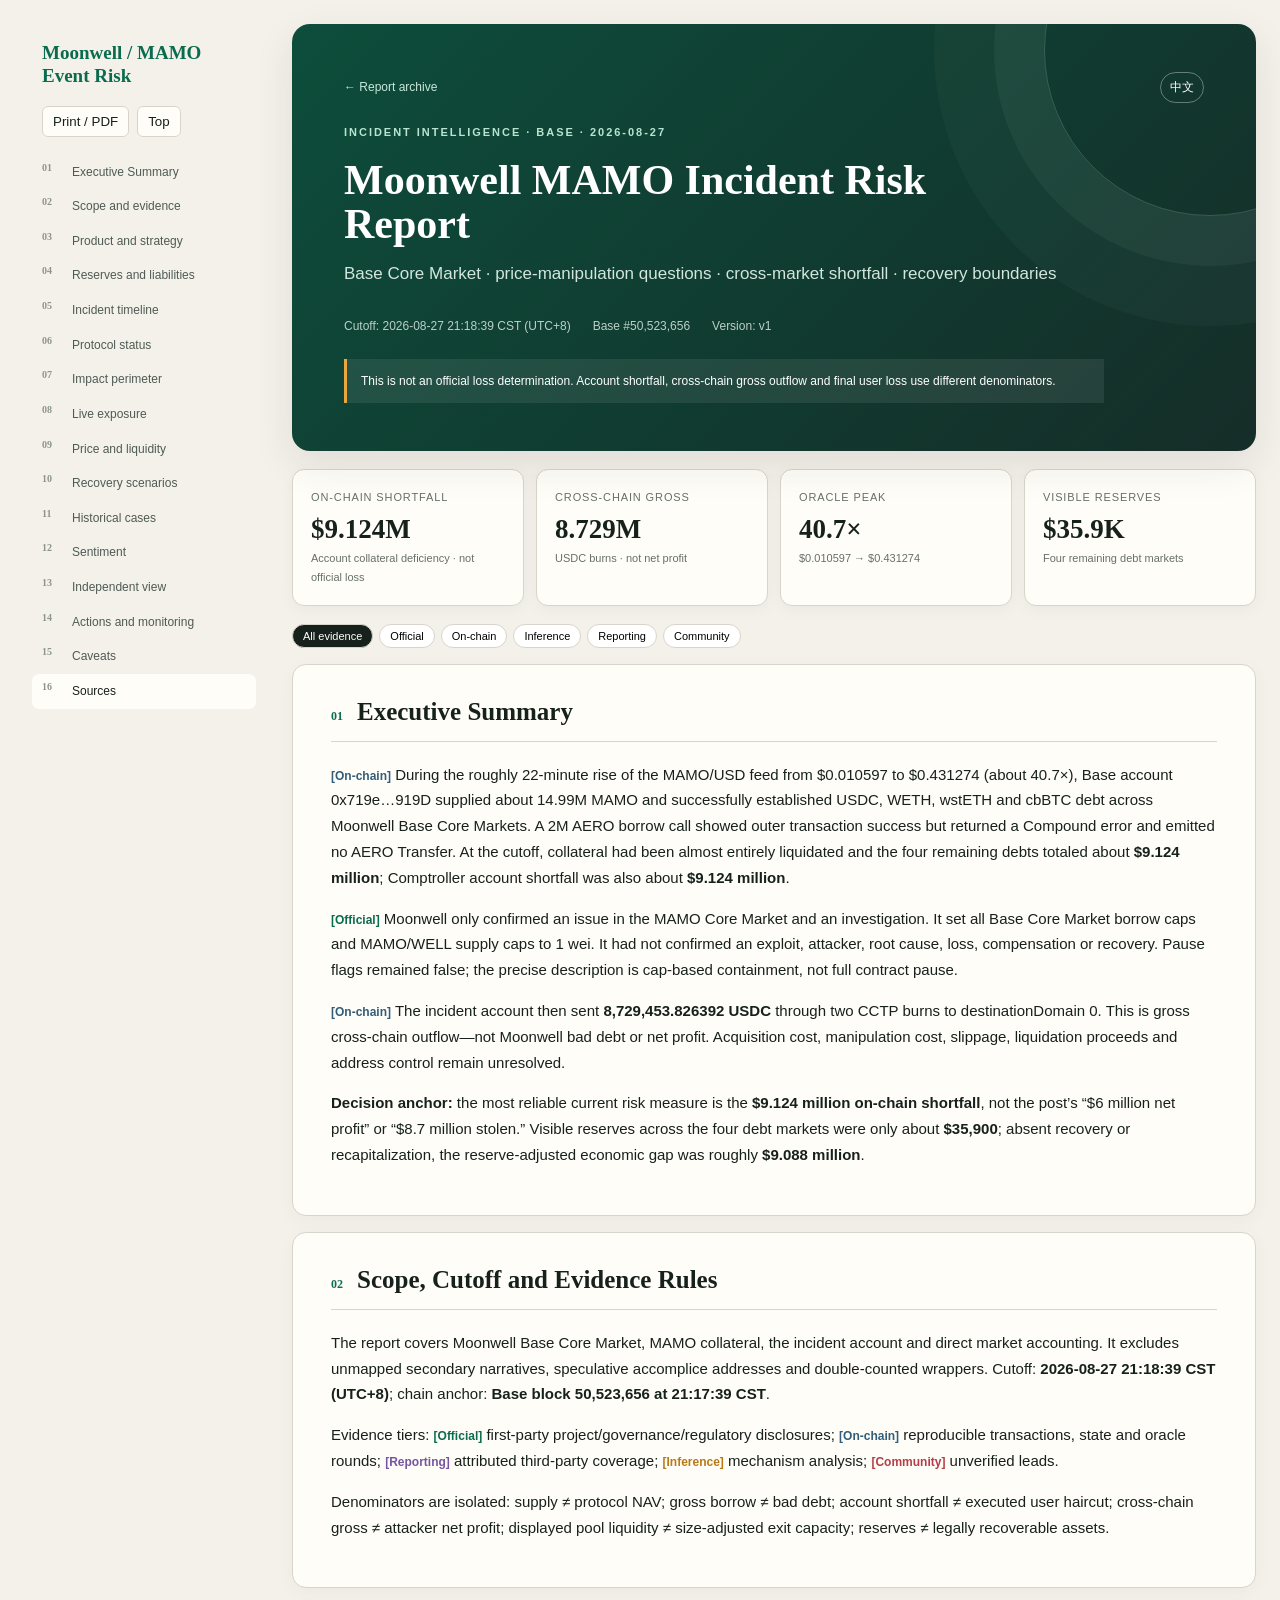
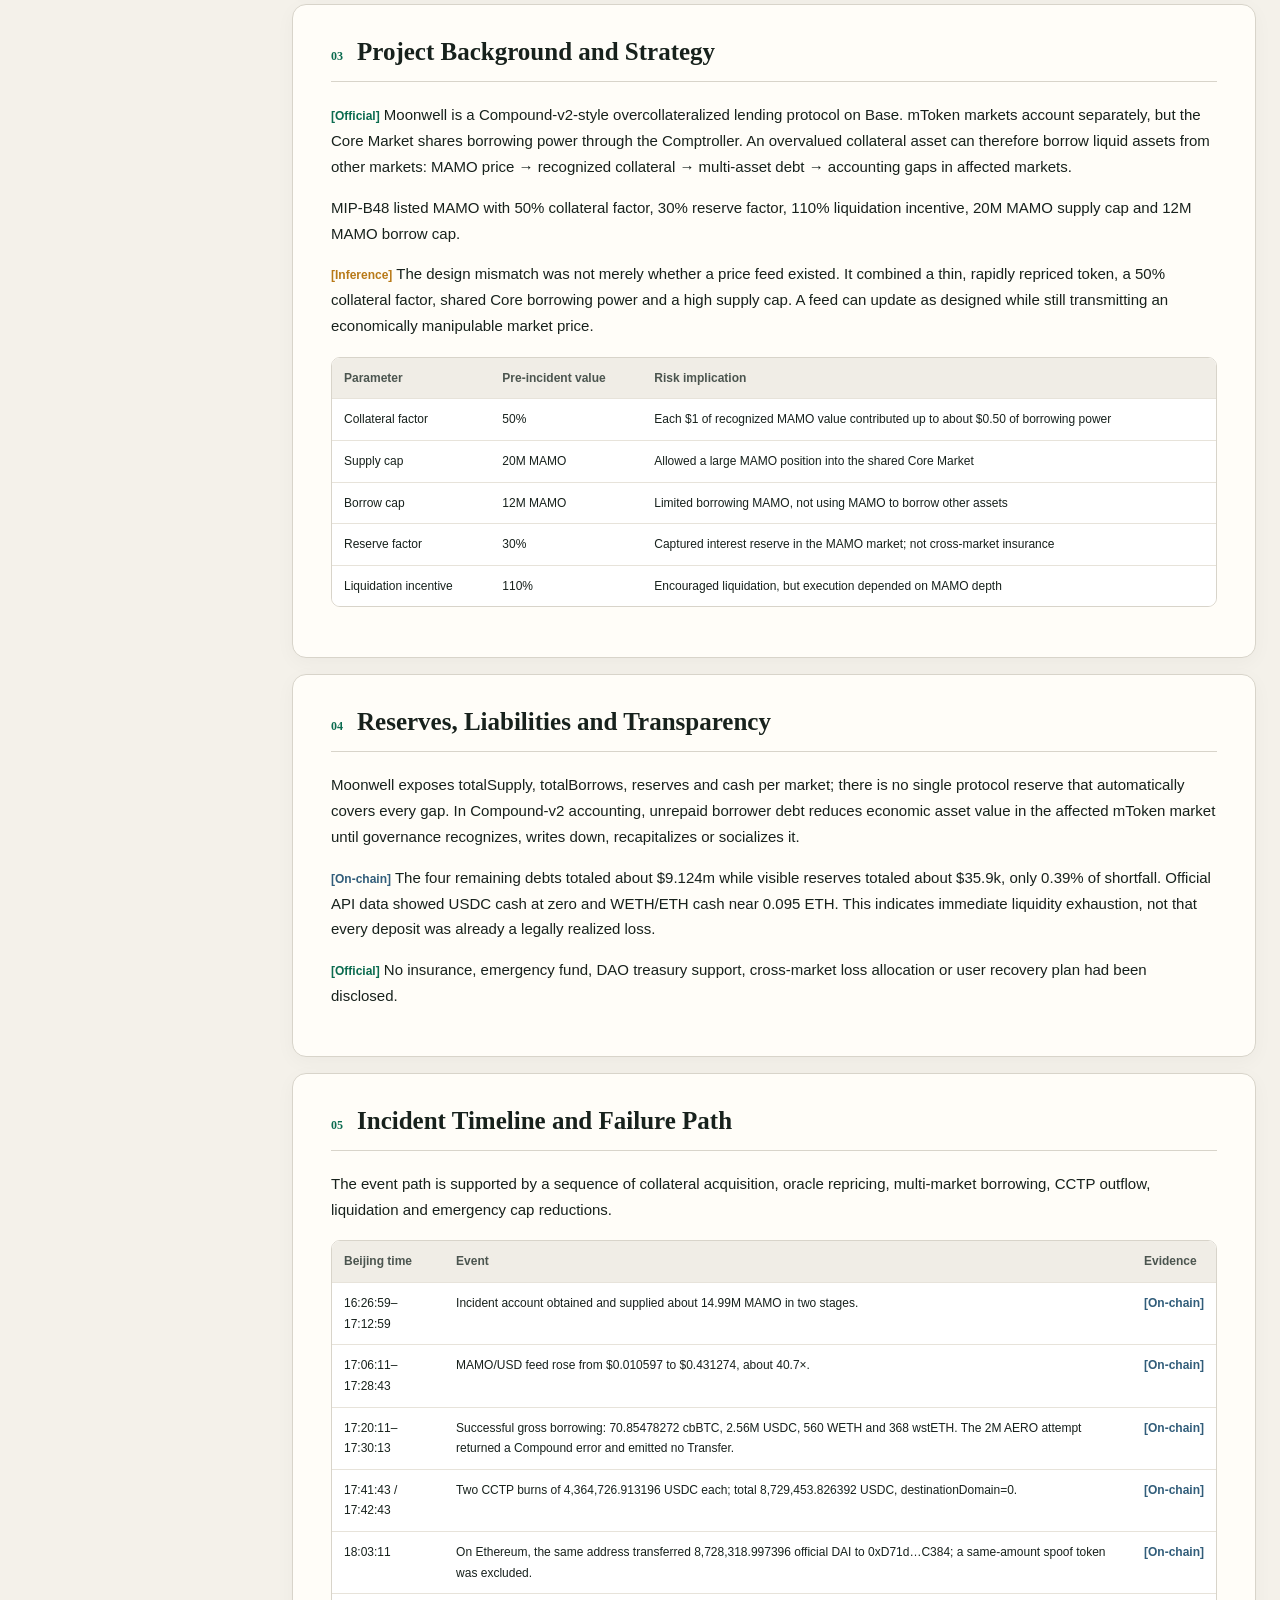
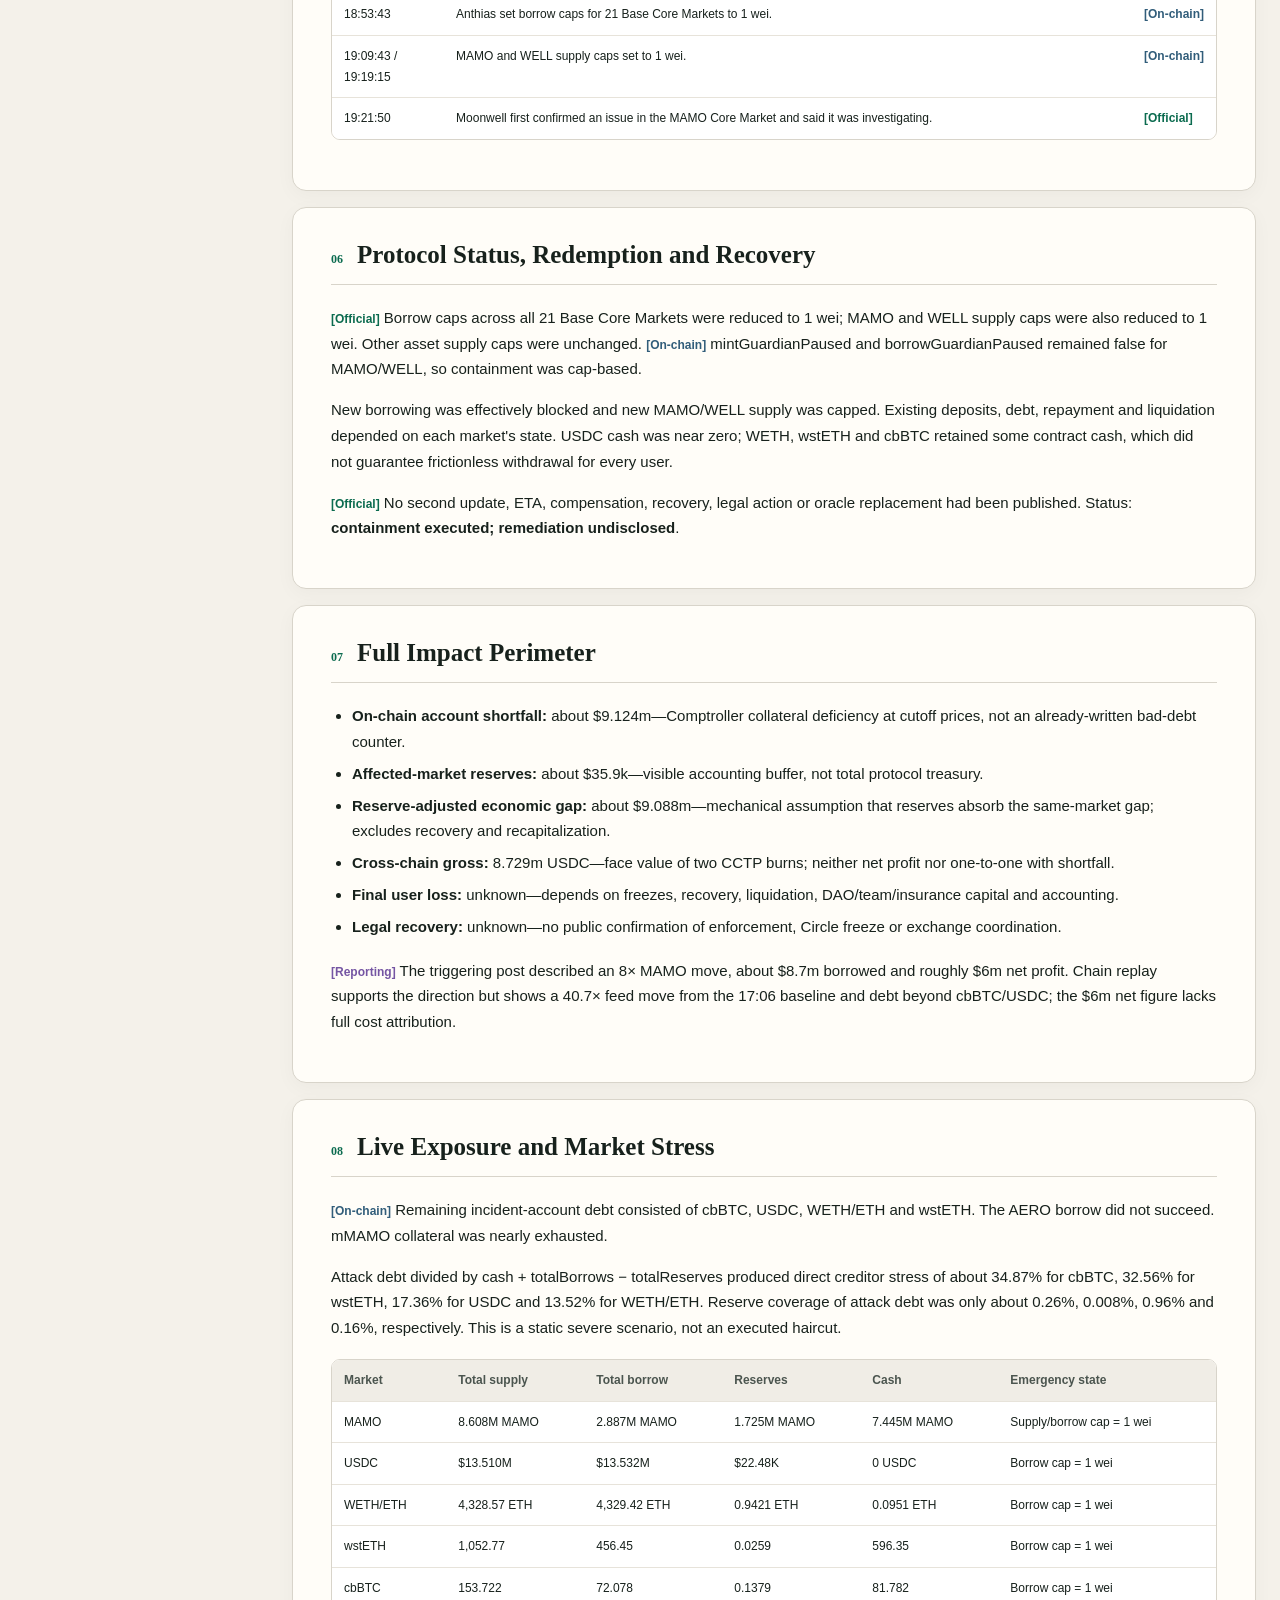
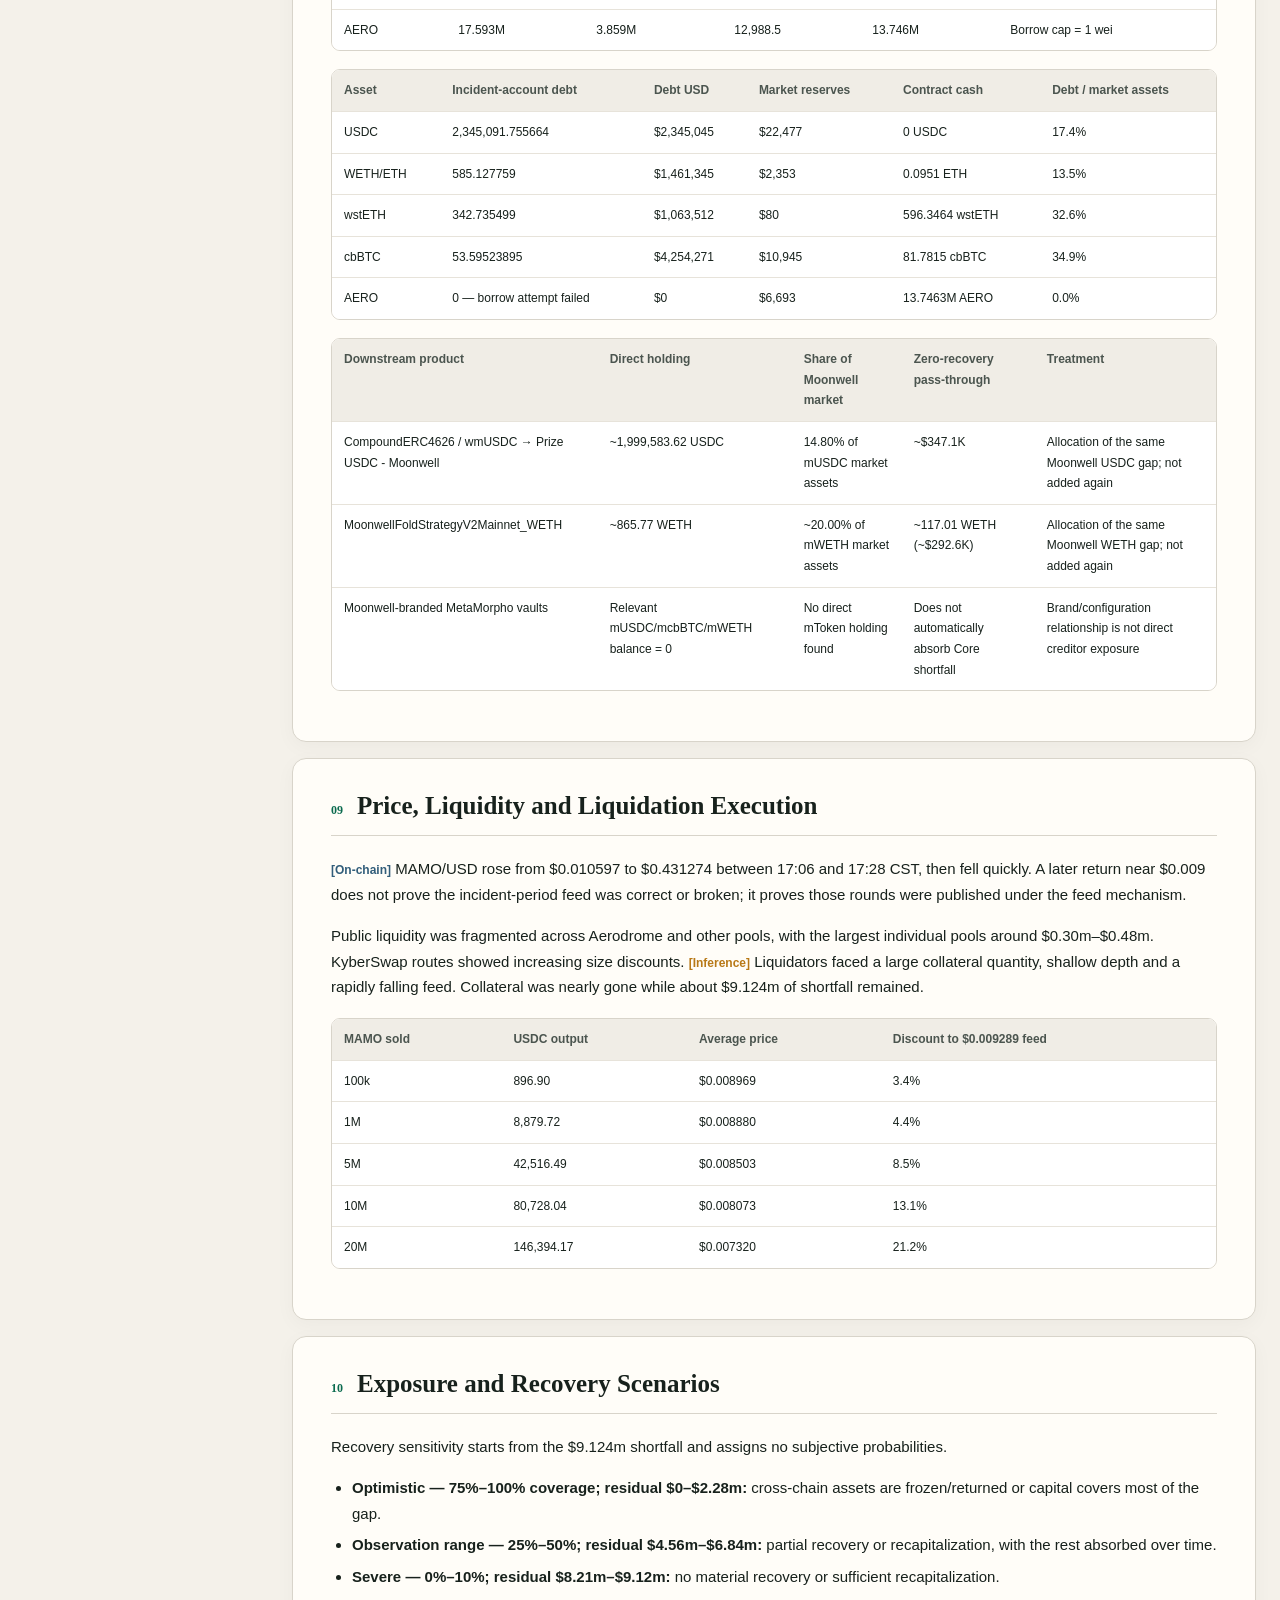
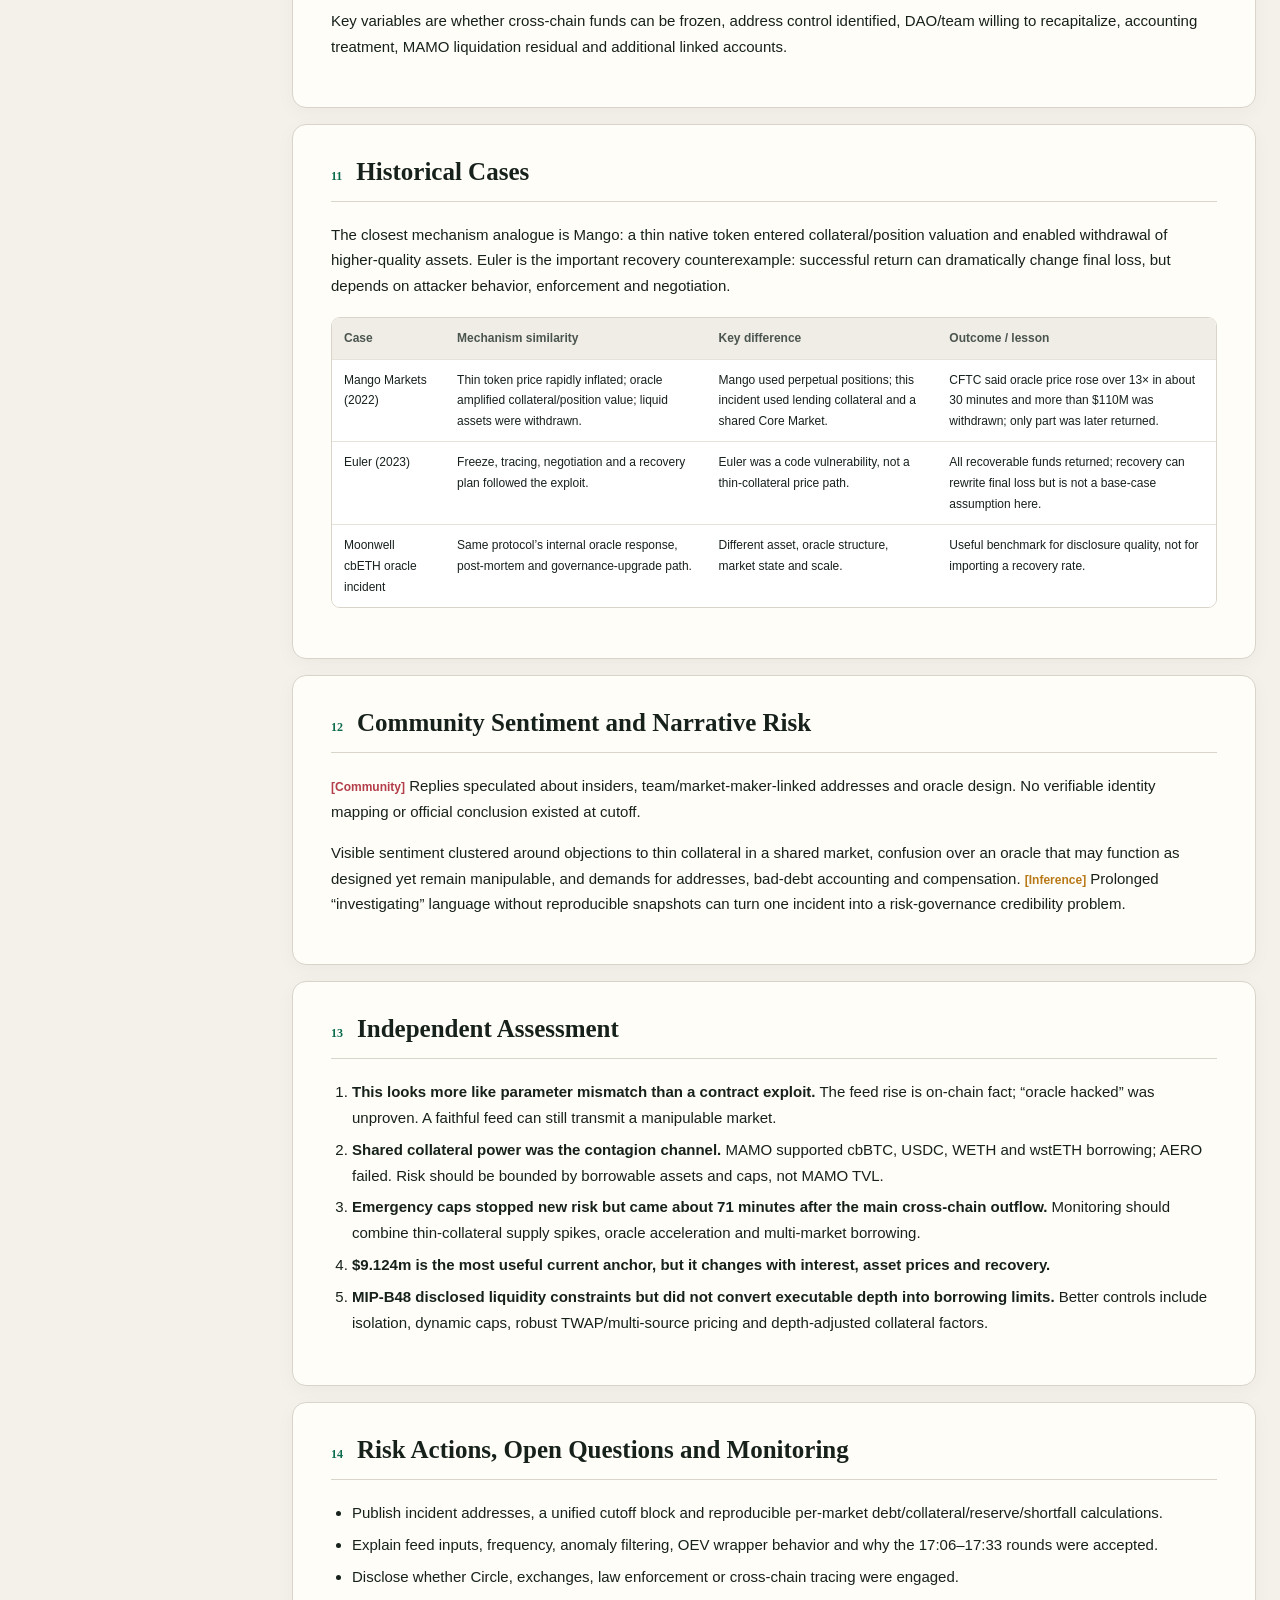
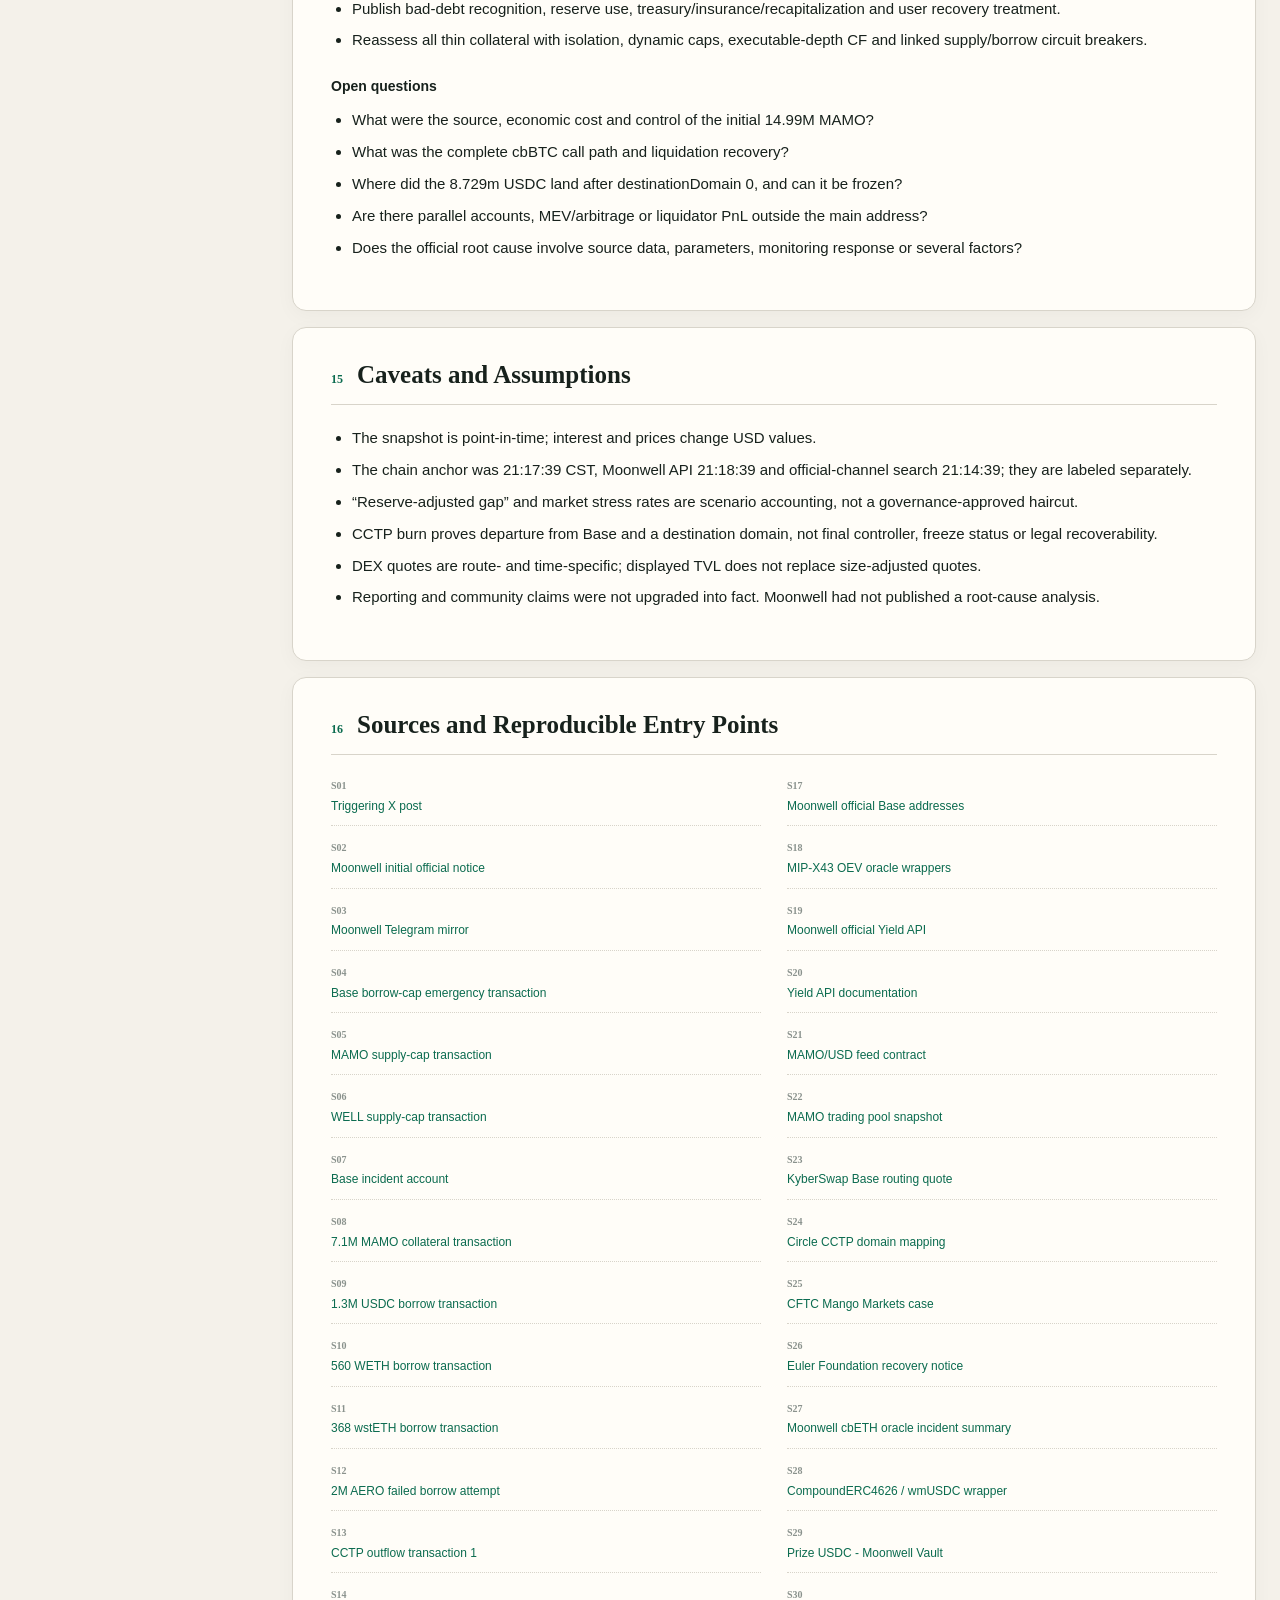
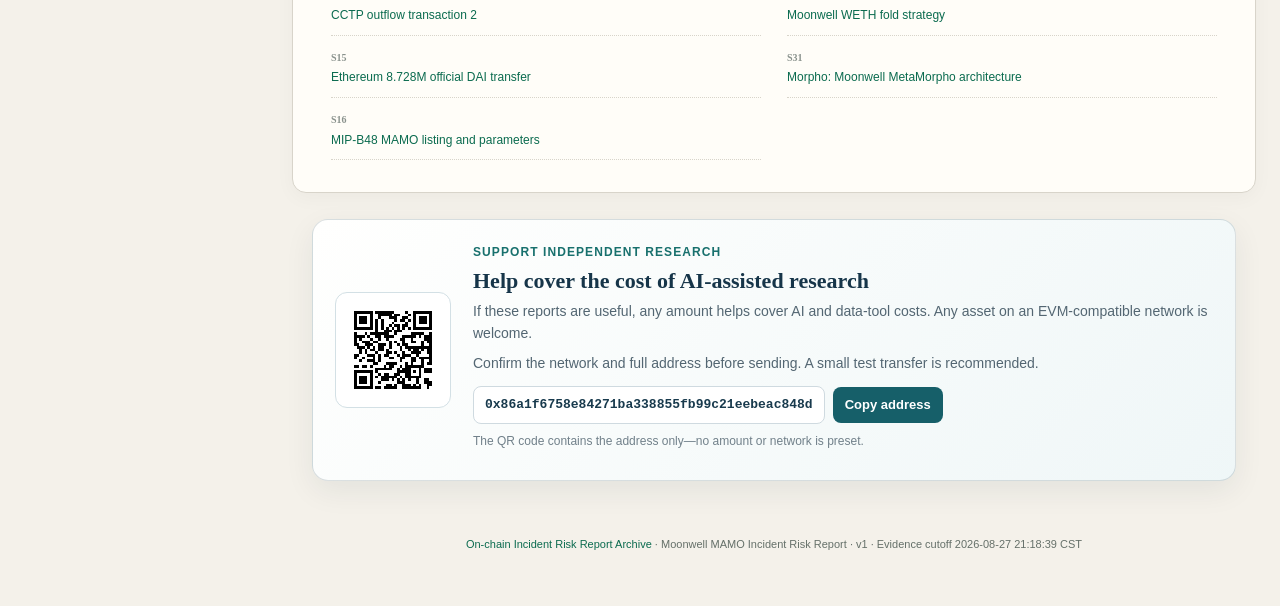
<file: reports/moonwell-mamo-2026-08-27/en/index.html>
<!doctype html>
<html lang="en"><head><meta charset="utf-8"><meta name="viewport" content="width=device-width,initial-scale=1">
<title>Moonwell MAMO Incident Risk Report v1 · 2026-08-27</title>
<meta name="description" content="Moonwell MAMO incident: on-chain shortfall, cross-chain gross outflow, market reserves and recovery scenarios. Evidence cutoff: 2026-08-27.">
<meta property="og:type" content="article">
<meta property="og:title" content="Moonwell MAMO Incident Risk Report">
<meta property="og:description" content="$9.124m on-chain shortfall; 8.729m USDC is gross cross-chain outflow—not final loss or net profit.">
<meta property="og:url" content="https://sharpcx.github.io/incident-risk-reports/reports/moonwell-mamo-2026-08-27/en/">
<meta property="og:image" content="https://sharpcx.github.io/incident-risk-reports/assets/moonwell-mamo-cover-en.png">
<meta property="article:published_time" content="2026-08-27T21:18:39+08:00">
<meta name="twitter:card" content="summary_large_image">
<link rel="canonical" href="https://sharpcx.github.io/incident-risk-reports/reports/moonwell-mamo-2026-08-27/en/">
  <link rel="alternate" hreflang="zh-CN" href="https://sharpcx.github.io/incident-risk-reports/reports/moonwell-mamo-2026-08-27/">
  <link rel="alternate" hreflang="en" href="https://sharpcx.github.io/incident-risk-reports/reports/moonwell-mamo-2026-08-27/en/">
  <link rel="alternate" hreflang="x-default" href="https://sharpcx.github.io/incident-risk-reports/reports/moonwell-mamo-2026-08-27/">
<link rel="icon" href="../../../assets/site-icon.svg" type="image/svg+xml">
<style>
:root{--bg:#f4f1ea;--paper:#fffdf8;--ink:#17211c;--muted:#657069;--line:#d8d4ca;--green:#0b6b4f;--mint:#b9e4d2;--amber:#b87917;--red:#b33d49;--blue:#315d7a;--shadow:0 14px 40px rgba(28,37,31,.09)}
*{box-sizing:border-box}html{scroll-behavior:smooth}body{margin:0;background:var(--bg);color:var(--ink);font:15px/1.72 -apple-system,BlinkMacSystemFont,"Segoe UI","PingFang SC","Noto Sans CJK SC",sans-serif}a{color:var(--green);text-decoration:none}a:hover{text-decoration:underline}code{font:12px ui-monospace,SFMono-Regular,Menlo,monospace;background:#ece8df;padding:2px 5px;border-radius:4px;overflow-wrap:anywhere}.shell{display:grid;grid-template-columns:240px minmax(0,980px);gap:28px;max-width:1280px;margin:auto;padding:24px}.side{position:sticky;top:20px;height:calc(100vh - 40px);overflow:auto;padding:18px 8px}.brand{font:800 19px/1.2 Georgia,serif;margin:0 10px 18px;color:var(--green)}.side a{display:flex;gap:10px;color:#4e5b54;padding:7px 10px;border-radius:7px;font-size:12px}.side a:hover,.side a.active{background:var(--paper);color:var(--ink);text-decoration:none}.side a span{font:700 10px ui-monospace;color:#8b948e;min-width:20px}.tools{display:flex;gap:8px;margin:18px 10px}.tools button{border:1px solid var(--line);background:var(--paper);padding:7px 10px;border-radius:6px;cursor:pointer;color:var(--ink)}main{min-width:0}.hero{background:linear-gradient(135deg,#0d4d3b,#11392f 62%,#162d28);color:white;border-radius:18px;padding:48px 52px;margin-bottom:18px;box-shadow:var(--shadow);position:relative;overflow:hidden}.hero:after{content:"";position:absolute;width:330px;height:330px;border:1px solid rgba(185,228,210,.22);border-radius:50%;right:-120px;top:-140px;box-shadow:0 0 0 50px rgba(185,228,210,.05),0 0 0 110px rgba(185,228,210,.03)}.kicker{text-transform:uppercase;letter-spacing:.18em;font-size:11px;color:var(--mint);font-weight:700}.hero h1{font:700 42px/1.05 Georgia,"Noto Serif SC",serif;margin:16px 0 13px;max-width:700px}.hero .sub{font-size:17px;color:#d2e6dd;max-width:720px}.meta{display:flex;flex-wrap:wrap;gap:8px 22px;margin-top:28px;font-size:12px;color:#bbd0c7}.warning{margin-top:22px;padding:12px 14px;border-left:3px solid #e8a83e;background:rgba(255,255,255,.08);font-size:12px;max-width:760px}.cards{display:grid;grid-template-columns:repeat(4,1fr);gap:12px;margin:18px 0}.card{background:var(--paper);border:1px solid var(--line);border-radius:12px;padding:18px;box-shadow:0 4px 16px rgba(28,37,31,.04)}.card .label{font-size:11px;color:var(--muted);text-transform:uppercase;letter-spacing:.08em}.card .value{font:700 27px/1.1 Georgia,serif;margin:8px 0 4px}.card .note{font-size:11px;color:var(--muted)}section{scroll-margin-top:18px;background:var(--paper);border:1px solid var(--line);border-radius:14px;margin:16px 0;padding:32px 38px;box-shadow:0 5px 20px rgba(28,37,31,.035)}.section-head{display:flex;align-items:baseline;gap:14px;border-bottom:1px solid var(--line);padding-bottom:14px;margin-bottom:20px}.section-head+h3{display:none}.section-head .num{font:700 12px ui-monospace;color:var(--green)}h2{font:700 25px/1.2 Georgia,"Noto Serif SC",serif;margin:0}h3{font-size:14px;margin:21px 0 8px}p{margin:0 0 15px}ul,ol{padding-left:21px;margin:9px 0 18px}li{margin:6px 0}.ev{font-weight:700;font-size:12px;white-space:nowrap}.ev.官方{color:var(--green)}.ev.链上{color:var(--blue)}.ev.媒体{color:#7555a3}.ev.机制{color:var(--amber)}.ev.社区{color:var(--red)}.callout{background:#eef6f1;border-left:4px solid var(--green);padding:15px 17px;border-radius:6px;margin:16px 0}.table-wrap{overflow:auto;border:1px solid var(--line);border-radius:9px;margin:18px 0}table{border-collapse:collapse;width:100%;font-size:12px;background:white}th{background:#f0ede6;color:#4b554f;text-align:left;font-weight:700}th,td{padding:10px 12px;border-bottom:1px solid #e7e3da;vertical-align:top}tr:last-child td{border-bottom:0}.chart{border:1px solid var(--line);border-radius:10px;padding:18px;margin:18px 0;background:#fff}.chart-title{font-weight:700;font-size:13px;margin-bottom:14px}.bars{display:grid;gap:10px}.bar-row{display:grid;grid-template-columns:90px 1fr 95px;align-items:center;gap:10px;font-size:11px}.track{height:12px;background:#ece9e1;border-radius:999px;overflow:hidden}.fill{height:100%;border-radius:999px;background:var(--green)}.oracle-svg{width:100%;height:auto;display:block}.scenario-grid{display:grid;grid-template-columns:repeat(3,1fr);gap:10px}.scenario{border:1px solid var(--line);border-top:4px solid var(--c);border-radius:9px;padding:14px}.scenario b{display:block;font:700 18px Georgia,serif}.scenario small{color:var(--muted)}.sources{columns:2;column-gap:26px}.source{break-inside:avoid;margin:0 0 11px;padding-bottom:9px;border-bottom:1px dotted var(--line);font-size:12px}.source .sid{font:700 10px ui-monospace;color:#8a928d}.footer{color:var(--muted);font-size:11px;text-align:center;padding:28px}.filterbar{display:flex;gap:6px;flex-wrap:wrap;margin:0 0 14px}.filterbar button{border:1px solid var(--line);background:white;border-radius:999px;padding:5px 10px;font-size:11px;cursor:pointer}.filterbar button.on{background:var(--ink);color:white}.dim{opacity:.18;transition:opacity .2s}@media(max-width:900px){.shell{display:block;padding:12px}.side{position:relative;height:auto;padding:8px}.side nav{display:none}.hero{padding:34px 25px}.hero h1{font-size:34px}.cards{grid-template-columns:repeat(2,1fr)}section{padding:25px 21px}.sources{columns:1}.scenario-grid{grid-template-columns:1fr}}@media print{body{background:white}.shell{display:block;max-width:none;padding:0}.side,.tools,.filterbar{display:none}.hero,section,.card{box-shadow:none;break-inside:avoid}.hero{border-radius:0}.cards{grid-template-columns:repeat(4,1fr)}a{color:inherit}.sources{columns:2}}
</style></head><body>
<div class="shell"><aside class="side"><div class="brand">Moonwell / MAMO<br>Event Risk</div><div class="tools"><button onclick="window.print()">Print / PDF</button><button id="topBtn">Top</button></div><nav><a href="#executive"><span>01</span>Executive Summary</a><a href="#scope"><span>02</span>Scope and evidence</a><a href="#background"><span>03</span>Product and strategy</a><a href="#reserves"><span>04</span>Reserves and liabilities</a><a href="#timeline"><span>05</span>Incident timeline</a><a href="#status"><span>06</span>Protocol status</a><a href="#impact"><span>07</span>Impact perimeter</a><a href="#exposure"><span>08</span>Live exposure</a><a href="#liquidity"><span>09</span>Price and liquidity</a><a href="#scenarios"><span>10</span>Recovery scenarios</a><a href="#historical"><span>11</span>Historical cases</a><a href="#sentiment"><span>12</span>Sentiment</a><a href="#thinking"><span>13</span>Independent view</a><a href="#actions"><span>14</span>Actions and monitoring</a><a href="#caveats"><span>15</span>Caveats</a><a href="#sources"><span>16</span>Sources</a></nav></aside><main>
<header class="hero"><div style="display:flex;justify-content:space-between;align-items:center;gap:16px;position:relative;z-index:1"><a href="../../../en/" style="color:#c9e8dc;font-size:12px">← Report archive</a><a href="../" style="color:#fff;font-size:12px;border:1px solid rgba(255,255,255,.35);padding:4px 9px;border-radius:999px">中文</a></div><div class="kicker" style="margin-top:20px">Incident Intelligence · Base · 2026-08-27</div><h1>Moonwell MAMO Incident Risk Report</h1><div class="sub">Base Core Market · price-manipulation questions · cross-market shortfall · recovery boundaries</div><div class="meta"><span>Cutoff: 2026-08-27 21:18:39 CST (UTC+8)</span><span>Base #50,523,656</span><span>Version: v1</span></div><div class="warning">This is not an official loss determination. Account shortfall, cross-chain gross outflow and final user loss use different denominators.</div></header>
<div class="cards"><div class="card"><div class="label">On-chain shortfall</div><div class="value">$9.124M</div><div class="note">Account collateral deficiency · not official loss</div></div><div class="card"><div class="label">Cross-chain gross</div><div class="value">8.729M</div><div class="note">USDC burns · not net profit</div></div><div class="card"><div class="label">Oracle peak</div><div class="value">40.7×</div><div class="note">$0.010597 → $0.431274</div></div><div class="card"><div class="label">Visible reserves</div><div class="value">$35.9K</div><div class="note">Four remaining debt markets</div></div></div><div class="filterbar"><button class="on" data-filter="all">All evidence</button><button data-filter="官方">Official</button><button data-filter="链上">On-chain</button><button data-filter="机制">Inference</button><button data-filter="媒体">Reporting</button><button data-filter="社区">Community</button></div>
<section id="executive"><div class="section-head"><span class="num">01</span><h2>Executive Summary</h2></div><p><b><span class="ev 链上">[On-chain]</span></b> During the roughly 22-minute rise of the MAMO/USD feed from $0.010597 to $0.431274 (about 40.7×), Base account <span class="mono">0x719e…919D</span> supplied about 14.99M MAMO and successfully established USDC, WETH, wstETH and cbBTC debt across Moonwell Base Core Markets. A 2M AERO borrow call showed outer transaction success but returned a Compound error and emitted no AERO Transfer. At the cutoff, collateral had been almost entirely liquidated and the four remaining debts totaled about <b>$9.124 million</b>; Comptroller account shortfall was also about <b>$9.124 million</b>.</p>
<p><b><span class="ev 官方">[Official]</span></b> Moonwell only confirmed an issue in the MAMO Core Market and an investigation. It set all Base Core Market borrow caps and MAMO/WELL supply caps to 1 wei. It had not confirmed an exploit, attacker, root cause, loss, compensation or recovery. Pause flags remained false; the precise description is cap-based containment, not full contract pause.</p>
<p><b><span class="ev 链上">[On-chain]</span></b> The incident account then sent <b>8,729,453.826392 USDC</b> through two CCTP burns to destinationDomain 0. This is gross cross-chain outflow—not Moonwell bad debt or net profit. Acquisition cost, manipulation cost, slippage, liquidation proceeds and address control remain unresolved.</p>
<p><b>Decision anchor:</b> the most reliable current risk measure is the <b>$9.124 million on-chain shortfall</b>, not the post’s “$6 million net profit” or “$8.7 million stolen.” Visible reserves across the four debt markets were only about <b>$35,900</b>; absent recovery or recapitalization, the reserve-adjusted economic gap was roughly <b>$9.088 million</b>.</p></section><section id="scope"><div class="section-head"><span class="num">02</span><h2>Scope, Cutoff and Evidence Rules</h2></div><p>The report covers Moonwell Base Core Market, MAMO collateral, the incident account and direct market accounting. It excludes unmapped secondary narratives, speculative accomplice addresses and double-counted wrappers. Cutoff: <b>2026-08-27 21:18:39 CST (UTC+8)</b>; chain anchor: <b>Base block 50,523,656 at 21:17:39 CST</b>.</p>
<p>Evidence tiers: <b><span class="ev 官方">[Official]</span></b> first-party project/governance/regulatory disclosures; <b><span class="ev 链上">[On-chain]</span></b> reproducible transactions, state and oracle rounds; <b><span class="ev 媒体">[Reporting]</span></b> attributed third-party coverage; <b><span class="ev 机制">[Inference]</span></b> mechanism analysis; <b><span class="ev 社区">[Community]</span></b> unverified leads.</p>
<p>Denominators are isolated: supply ≠ protocol NAV; gross borrow ≠ bad debt; account shortfall ≠ executed user haircut; cross-chain gross ≠ attacker net profit; displayed pool liquidity ≠ size-adjusted exit capacity; reserves ≠ legally recoverable assets.</p></section><section id="background"><div class="section-head"><span class="num">03</span><h2>Project Background and Strategy</h2></div><p><b><span class="ev 官方">[Official]</span></b> Moonwell is a Compound-v2-style overcollateralized lending protocol on Base. mToken markets account separately, but the Core Market shares borrowing power through the Comptroller. An overvalued collateral asset can therefore borrow liquid assets from other markets: MAMO price → recognized collateral → multi-asset debt → accounting gaps in affected markets.</p>
<p>MIP-B48 listed MAMO with 50% collateral factor, 30% reserve factor, 110% liquidation incentive, 20M MAMO supply cap and 12M MAMO borrow cap.</p>
<p><b><span class="ev 机制">[Inference]</span></b> The design mismatch was not merely whether a price feed existed. It combined a thin, rapidly repriced token, a 50% collateral factor, shared Core borrowing power and a high supply cap. A feed can update as designed while still transmitting an economically manipulable market price.</p><div class="table-wrap"><table><thead><tr><th>Parameter</th><th>Pre-incident value</th><th>Risk implication</th></tr></thead><tbody><tr><td>Collateral factor</td><td>50%</td><td>Each $1 of recognized MAMO value contributed up to about $0.50 of borrowing power</td></tr><tr><td>Supply cap</td><td>20M MAMO</td><td>Allowed a large MAMO position into the shared Core Market</td></tr><tr><td>Borrow cap</td><td>12M MAMO</td><td>Limited borrowing MAMO, not using MAMO to borrow other assets</td></tr><tr><td>Reserve factor</td><td>30%</td><td>Captured interest reserve in the MAMO market; not cross-market insurance</td></tr><tr><td>Liquidation incentive</td><td>110%</td><td>Encouraged liquidation, but execution depended on MAMO depth</td></tr></tbody></table></div></section><section id="reserves"><div class="section-head"><span class="num">04</span><h2>Reserves, Liabilities and Transparency</h2></div><p>Moonwell exposes totalSupply, totalBorrows, reserves and cash per market; there is no single protocol reserve that automatically covers every gap. In Compound-v2 accounting, unrepaid borrower debt reduces economic asset value in the affected mToken market until governance recognizes, writes down, recapitalizes or socializes it.</p>
<p><b><span class="ev 链上">[On-chain]</span></b> The four remaining debts totaled about $9.124m while visible reserves totaled about $35.9k, only 0.39% of shortfall. Official API data showed USDC cash at zero and WETH/ETH cash near 0.095 ETH. This indicates immediate liquidity exhaustion, not that every deposit was already a legally realized loss.</p>
<p><b><span class="ev 官方">[Official]</span></b> No insurance, emergency fund, DAO treasury support, cross-market loss allocation or user recovery plan had been disclosed.</p></section><section id="timeline"><div class="section-head"><span class="num">05</span><h2>Incident Timeline and Failure Path</h2></div><p>The event path is supported by a sequence of collateral acquisition, oracle repricing, multi-market borrowing, CCTP outflow, liquidation and emergency cap reductions.</p><div class="table-wrap"><table><thead><tr><th>Beijing time</th><th>Event</th><th>Evidence</th></tr></thead><tbody><tr><td>16:26:59–17:12:59</td><td>Incident account obtained and supplied about 14.99M MAMO in two stages.</td><td><span class="ev 链上">[On-chain]</span></td></tr><tr><td>17:06:11–17:28:43</td><td>MAMO/USD feed rose from $0.010597 to $0.431274, about 40.7×.</td><td><span class="ev 链上">[On-chain]</span></td></tr><tr><td>17:20:11–17:30:13</td><td>Successful gross borrowing: 70.85478272 cbBTC, 2.56M USDC, 560 WETH and 368 wstETH. The 2M AERO attempt returned a Compound error and emitted no Transfer.</td><td><span class="ev 链上">[On-chain]</span></td></tr><tr><td>17:41:43 / 17:42:43</td><td>Two CCTP burns of 4,364,726.913196 USDC each; total 8,729,453.826392 USDC, destinationDomain=0.</td><td><span class="ev 链上">[On-chain]</span></td></tr><tr><td>18:03:11</td><td>On Ethereum, the same address transferred 8,728,318.997396 official DAI to 0xD71d…C384; a same-amount spoof token was excluded.</td><td><span class="ev 链上">[On-chain]</span></td></tr><tr><td>18:53:43</td><td>Anthias set borrow caps for 21 Base Core Markets to 1 wei.</td><td><span class="ev 链上">[On-chain]</span></td></tr><tr><td>19:09:43 / 19:19:15</td><td>MAMO and WELL supply caps set to 1 wei.</td><td><span class="ev 链上">[On-chain]</span></td></tr><tr><td>19:21:50</td><td>Moonwell first confirmed an issue in the MAMO Core Market and said it was investigating.</td><td><span class="ev 官方">[Official]</span></td></tr></tbody></table></div></section><section id="status"><div class="section-head"><span class="num">06</span><h2>Protocol Status, Redemption and Recovery</h2></div><p><b><span class="ev 官方">[Official]</span></b> Borrow caps across all 21 Base Core Markets were reduced to 1 wei; MAMO and WELL supply caps were also reduced to 1 wei. Other asset supply caps were unchanged. <b><span class="ev 链上">[On-chain]</span></b> mintGuardianPaused and borrowGuardianPaused remained false for MAMO/WELL, so containment was cap-based.</p>
<p>New borrowing was effectively blocked and new MAMO/WELL supply was capped. Existing deposits, debt, repayment and liquidation depended on each market's state. USDC cash was near zero; WETH, wstETH and cbBTC retained some contract cash, which did not guarantee frictionless withdrawal for every user.</p>
<p><b><span class="ev 官方">[Official]</span></b> No second update, ETA, compensation, recovery, legal action or oracle replacement had been published. Status: <b>containment executed; remediation undisclosed</b>.</p></section><section id="impact"><div class="section-head"><span class="num">07</span><h2>Full Impact Perimeter</h2></div><ul>
<li><b>On-chain account shortfall:</b> about $9.124m—Comptroller collateral deficiency at cutoff prices, not an already-written bad-debt counter.</li>
<li><b>Affected-market reserves:</b> about $35.9k—visible accounting buffer, not total protocol treasury.</li>
<li><b>Reserve-adjusted economic gap:</b> about $9.088m—mechanical assumption that reserves absorb the same-market gap; excludes recovery and recapitalization.</li>
<li><b>Cross-chain gross:</b> 8.729m USDC—face value of two CCTP burns; neither net profit nor one-to-one with shortfall.</li>
<li><b>Final user loss:</b> unknown—depends on freezes, recovery, liquidation, DAO/team/insurance capital and accounting.</li>
<li><b>Legal recovery:</b> unknown—no public confirmation of enforcement, Circle freeze or exchange coordination.</li>
</ul>
<p><b><span class="ev 媒体">[Reporting]</span></b> The triggering post described an 8× MAMO move, about $8.7m borrowed and roughly $6m net profit. Chain replay supports the direction but shows a 40.7× feed move from the 17:06 baseline and debt beyond cbBTC/USDC; the $6m net figure lacks full cost attribution.</p></section><section id="exposure"><div class="section-head"><span class="num">08</span><h2>Live Exposure and Market Stress</h2></div><p><b><span class="ev 链上">[On-chain]</span></b> Remaining incident-account debt consisted of cbBTC, USDC, WETH/ETH and wstETH. The AERO borrow did not succeed. mMAMO collateral was nearly exhausted.</p>
<p>Attack debt divided by cash + totalBorrows − totalReserves produced direct creditor stress of about 34.87% for cbBTC, 32.56% for wstETH, 17.36% for USDC and 13.52% for WETH/ETH. Reserve coverage of attack debt was only about 0.26%, 0.008%, 0.96% and 0.16%, respectively. This is a static severe scenario, not an executed haircut.</p><div class="table-wrap"><table><thead><tr><th>Market</th><th>Total supply</th><th>Total borrow</th><th>Reserves</th><th>Cash</th><th>Emergency state</th></tr></thead><tbody><tr><td>MAMO</td><td>8.608M MAMO</td><td>2.887M MAMO</td><td>1.725M MAMO</td><td>7.445M MAMO</td><td>Supply/borrow cap = 1 wei</td></tr><tr><td>USDC</td><td>$13.510M</td><td>$13.532M</td><td>$22.48K</td><td>0 USDC</td><td>Borrow cap = 1 wei</td></tr><tr><td>WETH/ETH</td><td>4,328.57 ETH</td><td>4,329.42 ETH</td><td>0.9421 ETH</td><td>0.0951 ETH</td><td>Borrow cap = 1 wei</td></tr><tr><td>wstETH</td><td>1,052.77</td><td>456.45</td><td>0.0259</td><td>596.35</td><td>Borrow cap = 1 wei</td></tr><tr><td>cbBTC</td><td>153.722</td><td>72.078</td><td>0.1379</td><td>81.782</td><td>Borrow cap = 1 wei</td></tr><tr><td>AERO</td><td>17.593M</td><td>3.859M</td><td>12,988.5</td><td>13.746M</td><td>Borrow cap = 1 wei</td></tr></tbody></table></div><div class="table-wrap"><table><thead><tr><th>Asset</th><th>Incident-account debt</th><th>Debt USD</th><th>Market reserves</th><th>Contract cash</th><th>Debt / market assets</th></tr></thead><tbody><tr><td>USDC</td><td>2,345,091.755664</td><td>$2,345,045</td><td>$22,477</td><td>0 USDC</td><td>17.4%</td></tr><tr><td>WETH/ETH</td><td>585.127759</td><td>$1,461,345</td><td>$2,353</td><td>0.0951 ETH</td><td>13.5%</td></tr><tr><td>wstETH</td><td>342.735499</td><td>$1,063,512</td><td>$80</td><td>596.3464 wstETH</td><td>32.6%</td></tr><tr><td>cbBTC</td><td>53.59523895</td><td>$4,254,271</td><td>$10,945</td><td>81.7815 cbBTC</td><td>34.9%</td></tr><tr><td>AERO</td><td>0 — borrow attempt failed</td><td>$0</td><td>$6,693</td><td>13.7463M AERO</td><td>0.0%</td></tr></tbody></table></div><div class="table-wrap"><table><thead><tr><th>Downstream product</th><th>Direct holding</th><th>Share of Moonwell market</th><th>Zero-recovery pass-through</th><th>Treatment</th></tr></thead><tbody><tr><td>CompoundERC4626 / wmUSDC → Prize USDC - Moonwell</td><td>~1,999,583.62 USDC</td><td>14.80% of mUSDC market assets</td><td>~$347.1K</td><td>Allocation of the same Moonwell USDC gap; not added again</td></tr><tr><td>MoonwellFoldStrategyV2Mainnet_WETH</td><td>~865.77 WETH</td><td>~20.00% of mWETH market assets</td><td>~117.01 WETH (~$292.6K)</td><td>Allocation of the same Moonwell WETH gap; not added again</td></tr><tr><td>Moonwell-branded MetaMorpho vaults</td><td>Relevant mUSDC/mcbBTC/mWETH balance = 0</td><td>No direct mToken holding found</td><td>Does not automatically absorb Core shortfall</td><td>Brand/configuration relationship is not direct creditor exposure</td></tr></tbody></table></div></section><section id="liquidity"><div class="section-head"><span class="num">09</span><h2>Price, Liquidity and Liquidation Execution</h2></div><p><b><span class="ev 链上">[On-chain]</span></b> MAMO/USD rose from $0.010597 to $0.431274 between 17:06 and 17:28 CST, then fell quickly. A later return near $0.009 does not prove the incident-period feed was correct or broken; it proves those rounds were published under the feed mechanism.</p>
<p>Public liquidity was fragmented across Aerodrome and other pools, with the largest individual pools around $0.30m–$0.48m. KyberSwap routes showed increasing size discounts. <b><span class="ev 机制">[Inference]</span></b> Liquidators faced a large collateral quantity, shallow depth and a rapidly falling feed. Collateral was nearly gone while about $9.124m of shortfall remained.</p><div class="table-wrap"><table><thead><tr><th>MAMO sold</th><th>USDC output</th><th>Average price</th><th>Discount to $0.009289 feed</th></tr></thead><tbody><tr><td>100k</td><td>896.90</td><td>$0.008969</td><td>3.4%</td></tr><tr><td>1M</td><td>8,879.72</td><td>$0.008880</td><td>4.4%</td></tr><tr><td>5M</td><td>42,516.49</td><td>$0.008503</td><td>8.5%</td></tr><tr><td>10M</td><td>80,728.04</td><td>$0.008073</td><td>13.1%</td></tr><tr><td>20M</td><td>146,394.17</td><td>$0.007320</td><td>21.2%</td></tr></tbody></table></div></section><section id="scenarios"><div class="section-head"><span class="num">10</span><h2>Exposure and Recovery Scenarios</h2></div><p>Recovery sensitivity starts from the $9.124m shortfall and assigns no subjective probabilities.</p>
<ul>
<li><b>Optimistic — 75%–100% coverage; residual $0–$2.28m:</b> cross-chain assets are frozen/returned or capital covers most of the gap.</li>
<li><b>Observation range — 25%–50%; residual $4.56m–$6.84m:</b> partial recovery or recapitalization, with the rest absorbed over time.</li>
<li><b>Severe — 0%–10%; residual $8.21m–$9.12m:</b> no material recovery or sufficient recapitalization.</li>
</ul>
<p>Key variables are whether cross-chain funds can be frozen, address control identified, DAO/team willing to recapitalize, accounting treatment, MAMO liquidation residual and additional linked accounts.</p></section><section id="historical"><div class="section-head"><span class="num">11</span><h2>Historical Cases</h2></div><p>The closest mechanism analogue is Mango: a thin native token entered collateral/position valuation and enabled withdrawal of higher-quality assets. Euler is the important recovery counterexample: successful return can dramatically change final loss, but depends on attacker behavior, enforcement and negotiation.</p><div class="table-wrap"><table><thead><tr><th>Case</th><th>Mechanism similarity</th><th>Key difference</th><th>Outcome / lesson</th></tr></thead><tbody><tr><td>Mango Markets (2022)</td><td>Thin token price rapidly inflated; oracle amplified collateral/position value; liquid assets were withdrawn.</td><td>Mango used perpetual positions; this incident used lending collateral and a shared Core Market.</td><td>CFTC said oracle price rose over 13× in about 30 minutes and more than $110M was withdrawn; only part was later returned.</td></tr><tr><td>Euler (2023)</td><td>Freeze, tracing, negotiation and a recovery plan followed the exploit.</td><td>Euler was a code vulnerability, not a thin-collateral price path.</td><td>All recoverable funds returned; recovery can rewrite final loss but is not a base-case assumption here.</td></tr><tr><td>Moonwell cbETH oracle incident</td><td>Same protocol’s internal oracle response, post-mortem and governance-upgrade path.</td><td>Different asset, oracle structure, market state and scale.</td><td>Useful benchmark for disclosure quality, not for importing a recovery rate.</td></tr></tbody></table></div></section><section id="sentiment"><div class="section-head"><span class="num">12</span><h2>Community Sentiment and Narrative Risk</h2></div><p><b><span class="ev 社区">[Community]</span></b> Replies speculated about insiders, team/market-maker-linked addresses and oracle design. No verifiable identity mapping or official conclusion existed at cutoff.</p>
<p>Visible sentiment clustered around objections to thin collateral in a shared market, confusion over an oracle that may function as designed yet remain manipulable, and demands for addresses, bad-debt accounting and compensation. <b><span class="ev 机制">[Inference]</span></b> Prolonged “investigating” language without reproducible snapshots can turn one incident into a risk-governance credibility problem.</p></section><section id="thinking"><div class="section-head"><span class="num">13</span><h2>Independent Assessment</h2></div><ol>
<li><b>This looks more like parameter mismatch than a contract exploit.</b> The feed rise is on-chain fact; “oracle hacked” was unproven. A faithful feed can still transmit a manipulable market.</li>
<li><b>Shared collateral power was the contagion channel.</b> MAMO supported cbBTC, USDC, WETH and wstETH borrowing; AERO failed. Risk should be bounded by borrowable assets and caps, not MAMO TVL.</li>
<li><b>Emergency caps stopped new risk but came about 71 minutes after the main cross-chain outflow.</b> Monitoring should combine thin-collateral supply spikes, oracle acceleration and multi-market borrowing.</li>
<li><b>$9.124m is the most useful current anchor, but it changes with interest, asset prices and recovery.</b></li>
<li><b>MIP-B48 disclosed liquidity constraints but did not convert executable depth into borrowing limits.</b> Better controls include isolation, dynamic caps, robust TWAP/multi-source pricing and depth-adjusted collateral factors.</li>
</ol></section><section id="actions"><div class="section-head"><span class="num">14</span><h2>Risk Actions, Open Questions and Monitoring</h2></div><h3>Protocol / governance priorities</h3>
<ul>
<li>Publish incident addresses, a unified cutoff block and reproducible per-market debt/collateral/reserve/shortfall calculations.</li>
<li>Explain feed inputs, frequency, anomaly filtering, OEV wrapper behavior and why the 17:06–17:33 rounds were accepted.</li>
<li>Disclose whether Circle, exchanges, law enforcement or cross-chain tracing were engaged.</li>
<li>Publish bad-debt recognition, reserve use, treasury/insurance/recapitalization and user recovery treatment.</li>
<li>Reassess all thin collateral with isolation, dynamic caps, executable-depth CF and linked supply/borrow circuit breakers.</li>
</ul>
<h3>Open questions</h3>
<ul>
<li>What were the source, economic cost and control of the initial 14.99M MAMO?</li>
<li>What was the complete cbBTC call path and liquidation recovery?</li>
<li>Where did the 8.729m USDC land after destinationDomain 0, and can it be frozen?</li>
<li>Are there parallel accounts, MEV/arbitrage or liquidator PnL outside the main address?</li>
<li>Does the official root cause involve source data, parameters, monitoring response or several factors?</li>
</ul></section><section id="caveats"><div class="section-head"><span class="num">15</span><h2>Caveats and Assumptions</h2></div><ul>
<li>The snapshot is point-in-time; interest and prices change USD values.</li>
<li>The chain anchor was 21:17:39 CST, Moonwell API 21:18:39 and official-channel search 21:14:39; they are labeled separately.</li>
<li>“Reserve-adjusted gap” and market stress rates are scenario accounting, not a governance-approved haircut.</li>
<li>CCTP burn proves departure from Base and a destination domain, not final controller, freeze status or legal recoverability.</li>
<li>DEX quotes are route- and time-specific; displayed TVL does not replace size-adjusted quotes.</li>
<li>Reporting and community claims were not upgraded into fact. Moonwell had not published a root-cause analysis.</li>
</ul></section>
<section id="sources"><div class="section-head"><span class="num">16</span><h2>Sources and Reproducible Entry Points</h2></div><div class="sources"><div class="source"><span class="sid">S01</span><br><a href="https://x.com/y_cryptoanalyst/status/2092936783256584594" target="_blank" rel="noreferrer">Triggering X post</a></div><div class="source"><span class="sid">S02</span><br><a href="https://x.com/MoonwellDeFi/status/2092935617688805818" target="_blank" rel="noreferrer">Moonwell initial official notice</a></div><div class="source"><span class="sid">S03</span><br><a href="https://t.me/moonwellfi/1740" target="_blank" rel="noreferrer">Moonwell Telegram mirror</a></div><div class="source"><span class="sid">S04</span><br><a href="https://basescan.org/tx/0xffe1202cf5740041e521e3067227598a741e200ae4d8e681671f9124455b29b8" target="_blank" rel="noreferrer">Base borrow-cap emergency transaction</a></div><div class="source"><span class="sid">S05</span><br><a href="https://basescan.org/tx/0x1ab625371f04b12f07128b2f0cc814571fad00d80b929f98b6eb1b37ac59a832" target="_blank" rel="noreferrer">MAMO supply-cap transaction</a></div><div class="source"><span class="sid">S06</span><br><a href="https://basescan.org/tx/0xc4d16c67575d4ce0d3938570d3bf895386dacc11fa78b839214189f2c5702c99" target="_blank" rel="noreferrer">WELL supply-cap transaction</a></div><div class="source"><span class="sid">S07</span><br><a href="https://base.blockscout.com/address/0x719eae70d4A83f35bF82A2740699F5db84BE919D" target="_blank" rel="noreferrer">Base incident account</a></div><div class="source"><span class="sid">S08</span><br><a href="https://base.blockscout.com/tx/0x4cf9f1a10b416729fc55f264534efd170d2763cb114d6fa93d7023296b38cb55" target="_blank" rel="noreferrer">7.1M MAMO collateral transaction</a></div><div class="source"><span class="sid">S09</span><br><a href="https://base.blockscout.com/tx/0x8d3b9074eb4a7946eddf4e8bd0ffa3ae7fa1fdcf60cdd6b1c5a7ac52705186b" target="_blank" rel="noreferrer">1.3M USDC borrow transaction</a></div><div class="source"><span class="sid">S10</span><br><a href="https://base.blockscout.com/tx/0x7043f55bdcf70ea2980c8729299a022e842a9a6b8622e1c5a7ac527051800f02" target="_blank" rel="noreferrer">560 WETH borrow transaction</a></div><div class="source"><span class="sid">S11</span><br><a href="https://base.blockscout.com/tx/0x2d1c356e8e77f9b5df9589381a1ff6f63153148710a113ccd8da1174870b23d7" target="_blank" rel="noreferrer">368 wstETH borrow transaction</a></div><div class="source"><span class="sid">S12</span><br><a href="https://base.blockscout.com/tx/0x8a6181194b5dcb138df735ac363b0b4a3b58ac8e4530130e0b748f929d9ad21f" target="_blank" rel="noreferrer">2M AERO failed borrow attempt</a></div><div class="source"><span class="sid">S13</span><br><a href="https://base.blockscout.com/tx/0x9cd2fbe0991a75a11fb9dbf241aca841e45b1878837bc1f049d6e608567f1dec" target="_blank" rel="noreferrer">CCTP outflow transaction 1</a></div><div class="source"><span class="sid">S14</span><br><a href="https://base.blockscout.com/tx/0xfcb2ff810dd3ce09577ebd34c4c6a3b3798396221483bacf1ddd137e40ecac03" target="_blank" rel="noreferrer">CCTP outflow transaction 2</a></div><div class="source"><span class="sid">S15</span><br><a href="https://eth.blockscout.com/tx/0x58399aaf393f7d2f0671240f404df88c66db594dad6801bac87f1658b4e4125d" target="_blank" rel="noreferrer">Ethereum 8.728M official DAI transfer</a></div><div class="source"><span class="sid">S16</span><br><a href="https://github.com/moonwell-fi/moonwell-contracts-v2/blob/main/proposals/mips/mip-b48/MIP-B48.md" target="_blank" rel="noreferrer">MIP-B48 MAMO listing and parameters</a></div><div class="source"><span class="sid">S17</span><br><a href="https://github.com/moonwell-fi/moonwell-contracts-v2/blob/main/chains/8453.json" target="_blank" rel="noreferrer">Moonwell official Base addresses</a></div><div class="source"><span class="sid">S18</span><br><a href="https://github.com/moonwell-fi/moonwell-contracts-v2/blob/main/proposals/mips/mip-x43/x43.md" target="_blank" rel="noreferrer">MIP-X43 OEV oracle wrappers</a></div><div class="source"><span class="sid">S19</span><br><a href="https://yield-backend.moonwell.workers.dev/" target="_blank" rel="noreferrer">Moonwell official Yield API</a></div><div class="source"><span class="sid">S20</span><br><a href="https://github.com/moonwell-fi/yield-backend" target="_blank" rel="noreferrer">Yield API documentation</a></div><div class="source"><span class="sid">S21</span><br><a href="https://base.blockscout.com/address/0xeF7541b388a77C1709a3d44BfBfC5c1ED3F0Ac94" target="_blank" rel="noreferrer">MAMO/USD feed contract</a></div><div class="source"><span class="sid">S22</span><br><a href="https://dexscreener.com/base/0xe2b3aa806e56603a244bfc111c9474f7dedd03db" target="_blank" rel="noreferrer">MAMO trading pool snapshot</a></div><div class="source"><span class="sid">S23</span><br><a href="https://aggregator-api.kyberswap.com/base/api/v1/routes?tokenIn=0x7300B37DfdfAb110d83290A29DfB31B1740219fE&amp;tokenOut=0x833589fCD6eDb6E08f4c7C32D4f71b54bdA02913&amp;amountIn=1000000000000000000000000" target="_blank" rel="noreferrer">KyberSwap Base routing quote</a></div><div class="source"><span class="sid">S24</span><br><a href="https://developers.circle.com/cctp/references/technical-guide" target="_blank" rel="noreferrer">Circle CCTP domain mapping</a></div><div class="source"><span class="sid">S25</span><br><a href="https://www.cftc.gov/PressRoom/PressReleases/8647-23" target="_blank" rel="noreferrer">CFTC Mango Markets case</a></div><div class="source"><span class="sid">S26</span><br><a href="https://forum.euler.finance/t/special-announcement/900" target="_blank" rel="noreferrer">Euler Foundation recovery notice</a></div><div class="source"><span class="sid">S27</span><br><a href="https://forum.moonwell.fi/t/mip-x43-cbeth-oracle-incident-summary/2068" target="_blank" rel="noreferrer">Moonwell cbETH oracle incident summary</a></div><div class="source"><span class="sid">S28</span><br><a href="https://base.blockscout.com/address/0xbc8dD54d1AE1B738b40FfddCCEe1428B178fA80B" target="_blank" rel="noreferrer">CompoundERC4626 / wmUSDC wrapper</a></div><div class="source"><span class="sid">S29</span><br><a href="https://base.blockscout.com/address/0x7f5C2b379b88499aC2B997Db583f8079503f25b9" target="_blank" rel="noreferrer">Prize USDC - Moonwell Vault</a></div><div class="source"><span class="sid">S30</span><br><a href="https://base.blockscout.com/address/0x2696E8017A422af7ee764Fa598C7AC3B75007FdB" target="_blank" rel="noreferrer">Moonwell WETH fold strategy</a></div><div class="source"><span class="sid">S31</span><br><a href="https://morpho.org/blog/moonwell-introduces-optimized-lending-vaults-on-morpho/" target="_blank" rel="noreferrer">Morpho: Moonwell MetaMorpho architecture</a></div></div></section>
<div class="footer"><a href="../../../en/">On-chain Incident Risk Report Archive</a> · Moonwell MAMO Incident Risk Report · v1 · Evidence cutoff 2026-08-27 21:18:39 CST</div>
</main></div>
<script>
document.getElementById('topBtn').onclick=()=>scrollTo({top:0,behavior:'smooth'});
const buttons=[...document.querySelectorAll('[data-filter]')];buttons.forEach(b=>b.onclick=()=>{buttons.forEach(x=>x.classList.remove('on'));b.classList.add('on');const f=b.dataset.filter;document.querySelectorAll('.ev').forEach(x=>x.closest('p,li')?.classList.toggle('dim',f!=='all'&&!x.classList.contains(f)))});
const links=[...document.querySelectorAll('.side nav a')];const obs=new IntersectionObserver(es=>es.forEach(e=>{if(e.isIntersecting){links.forEach(a=>a.classList.toggle('active',a.getAttribute('href')==='#'+e.target.id))}}),{rootMargin:'-20% 0px -70%'});document.querySelectorAll('section').forEach(s=>obs.observe(s));
</script><script src="../../../assets/donation.js"></script></body></html>
</file>
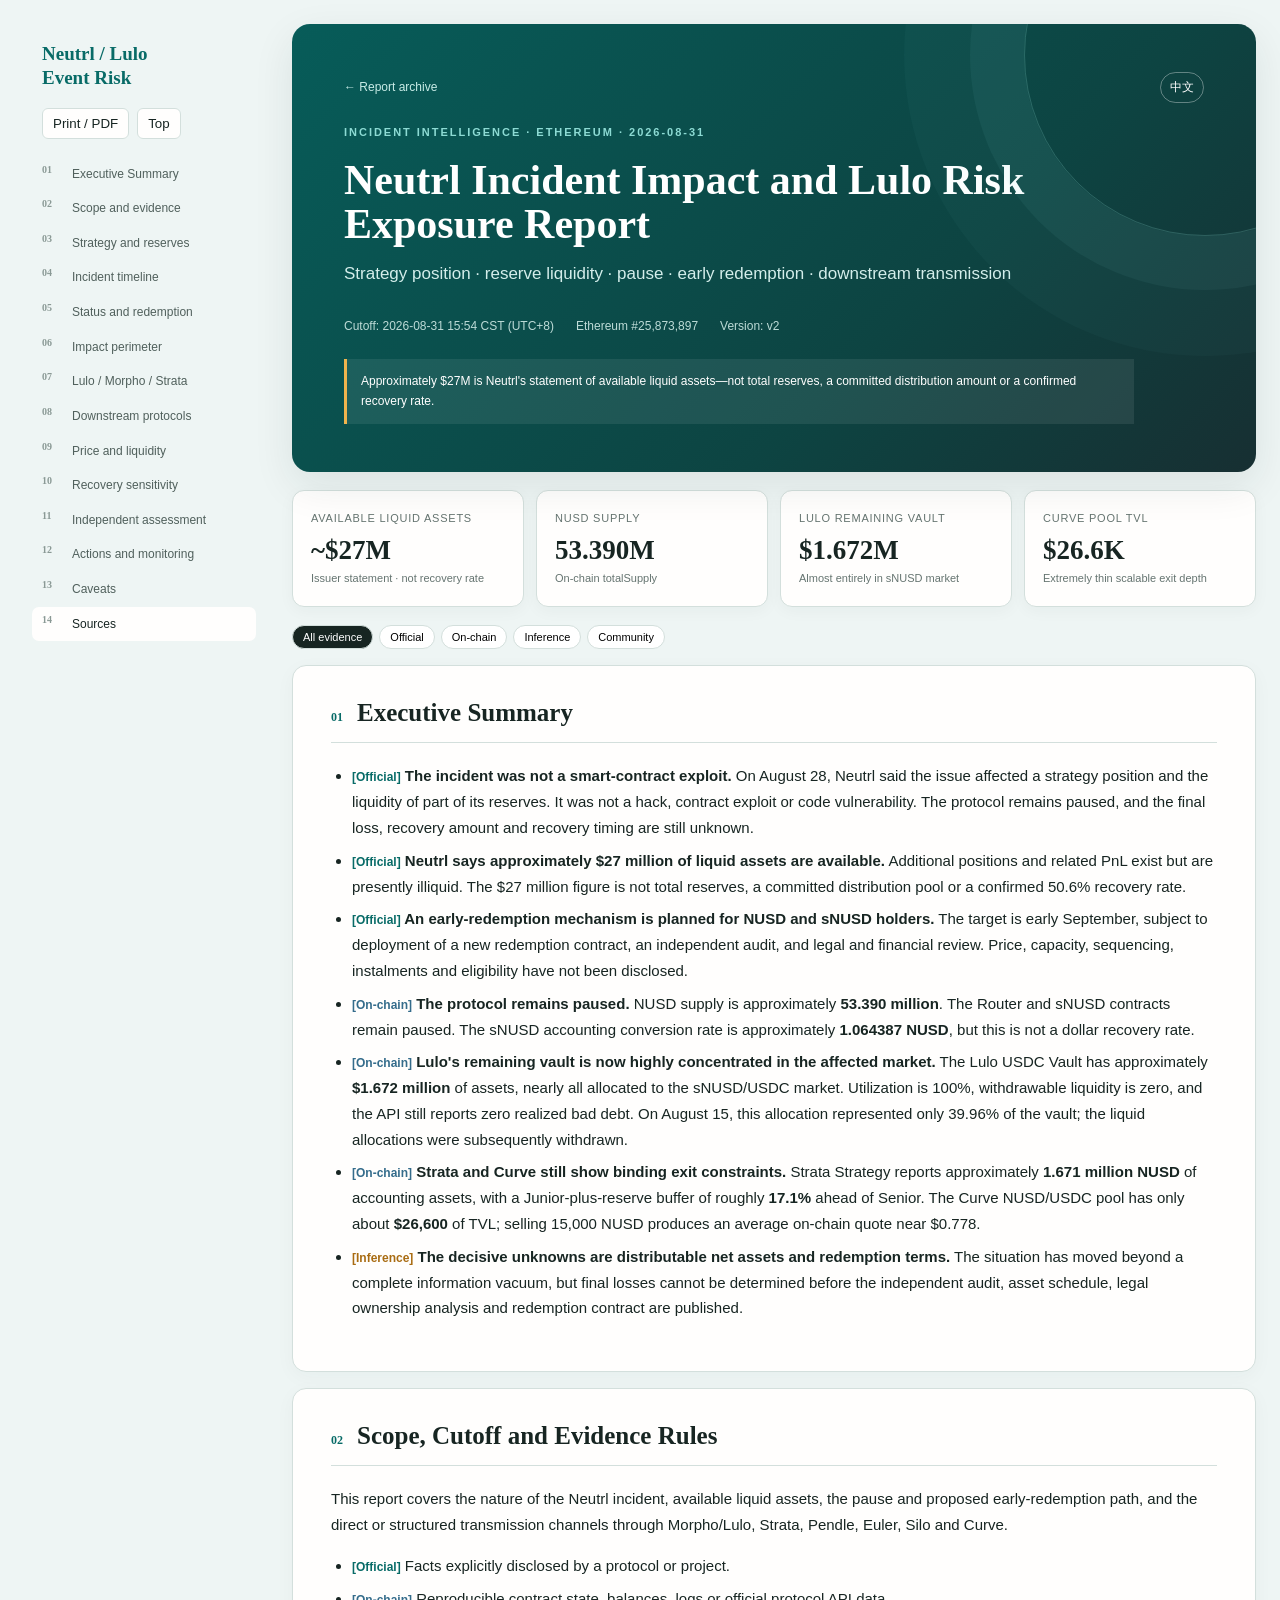
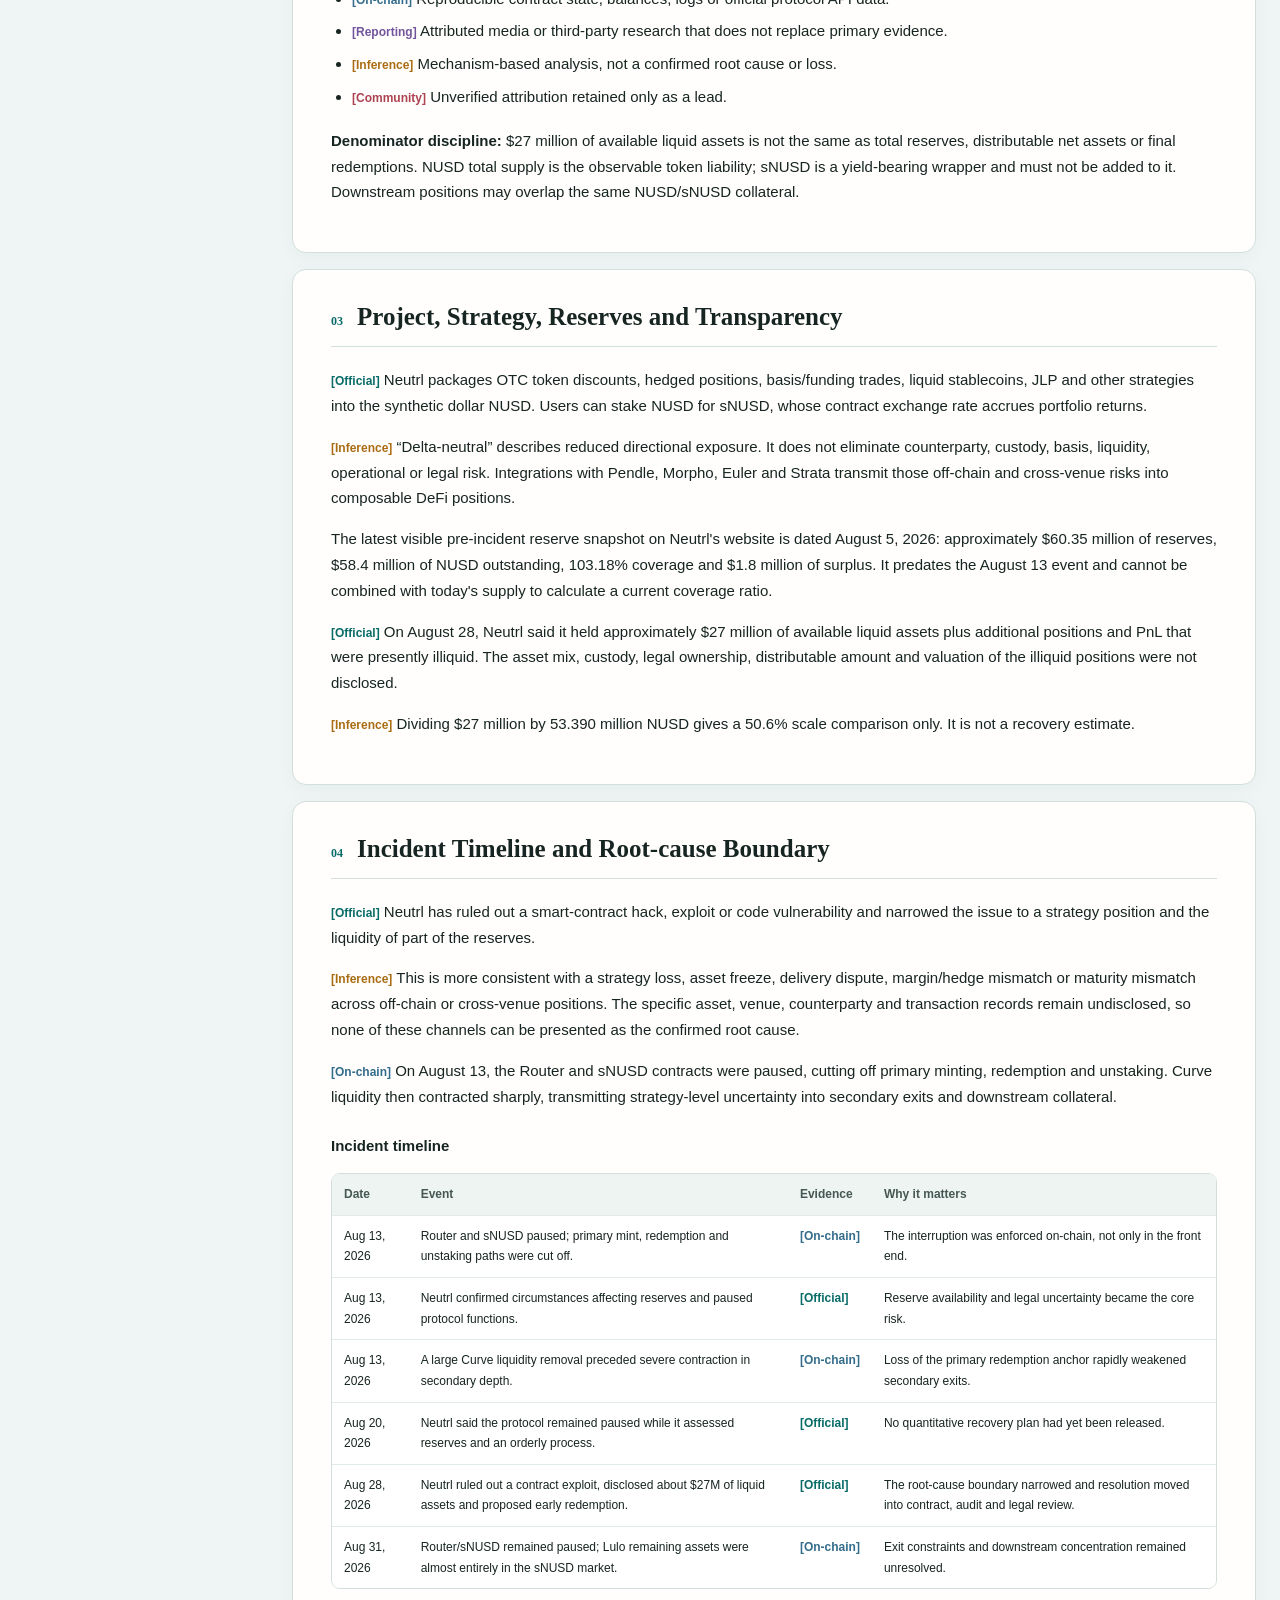
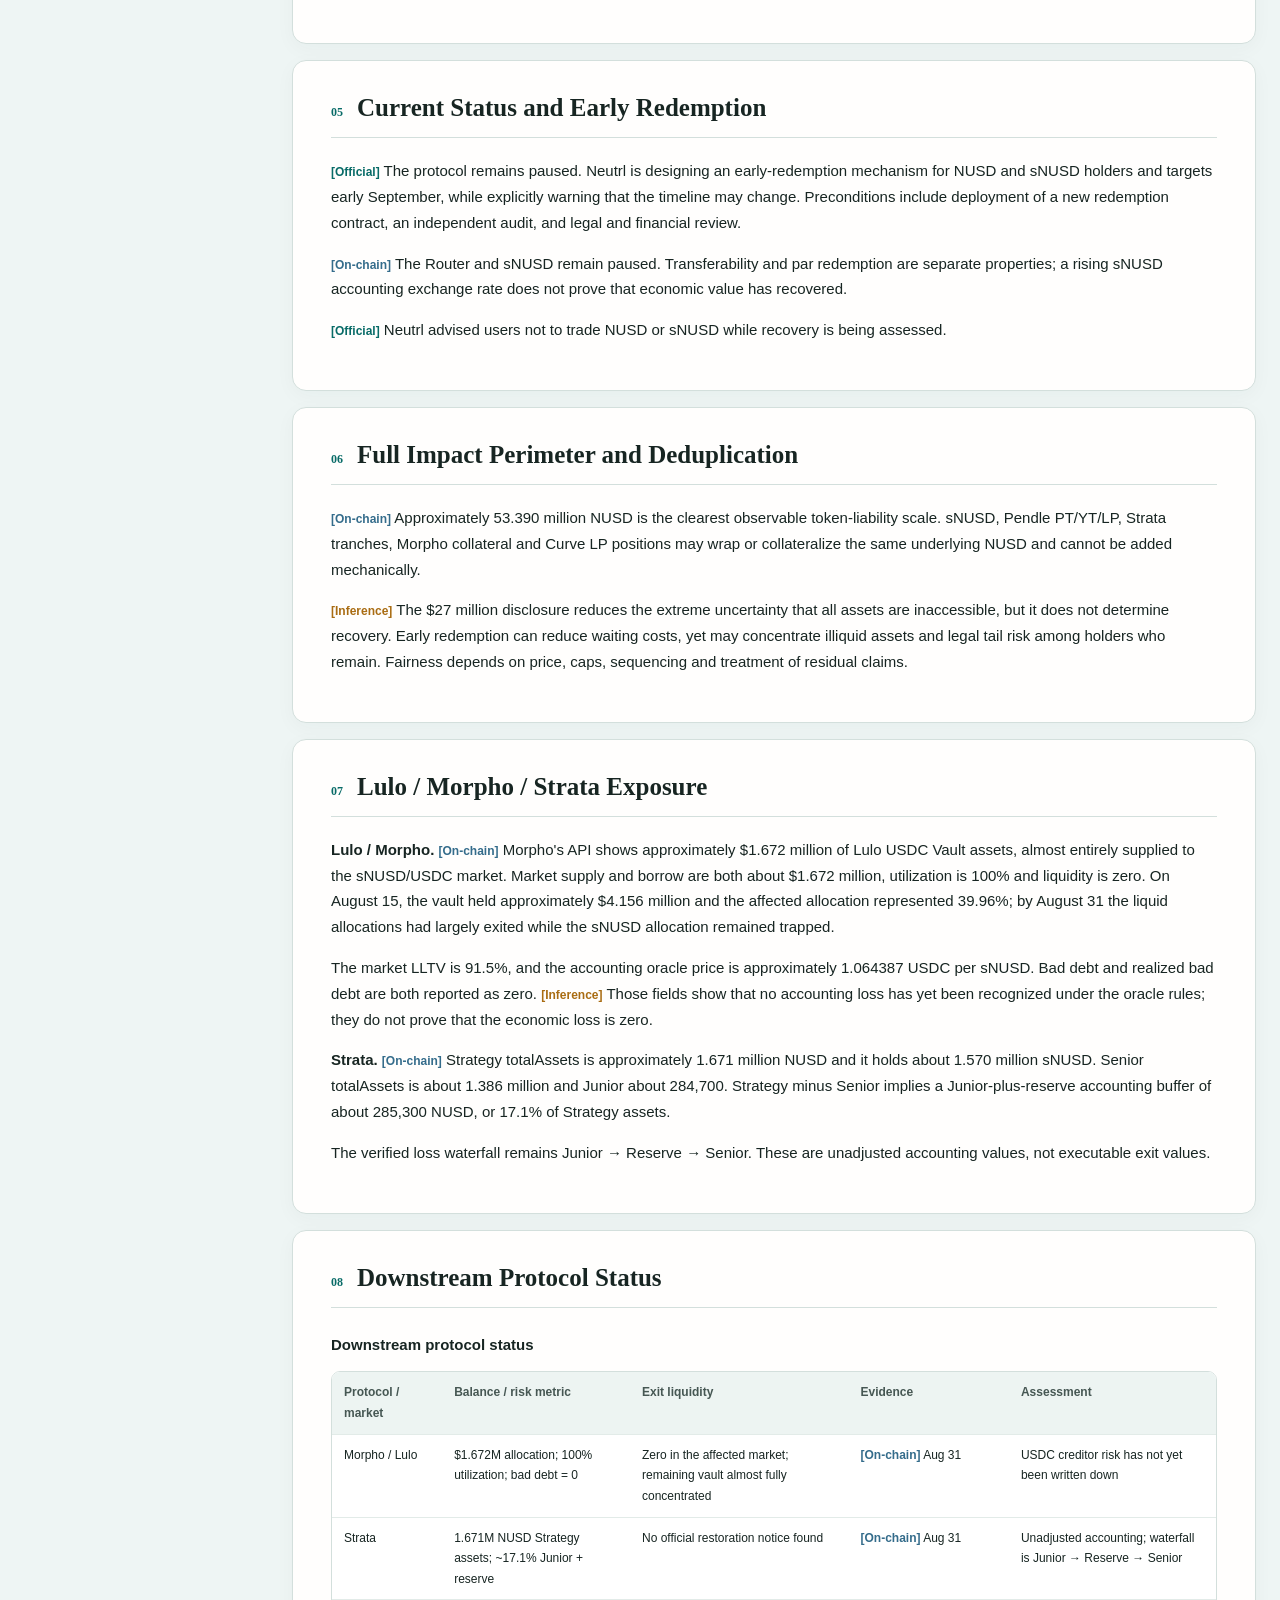
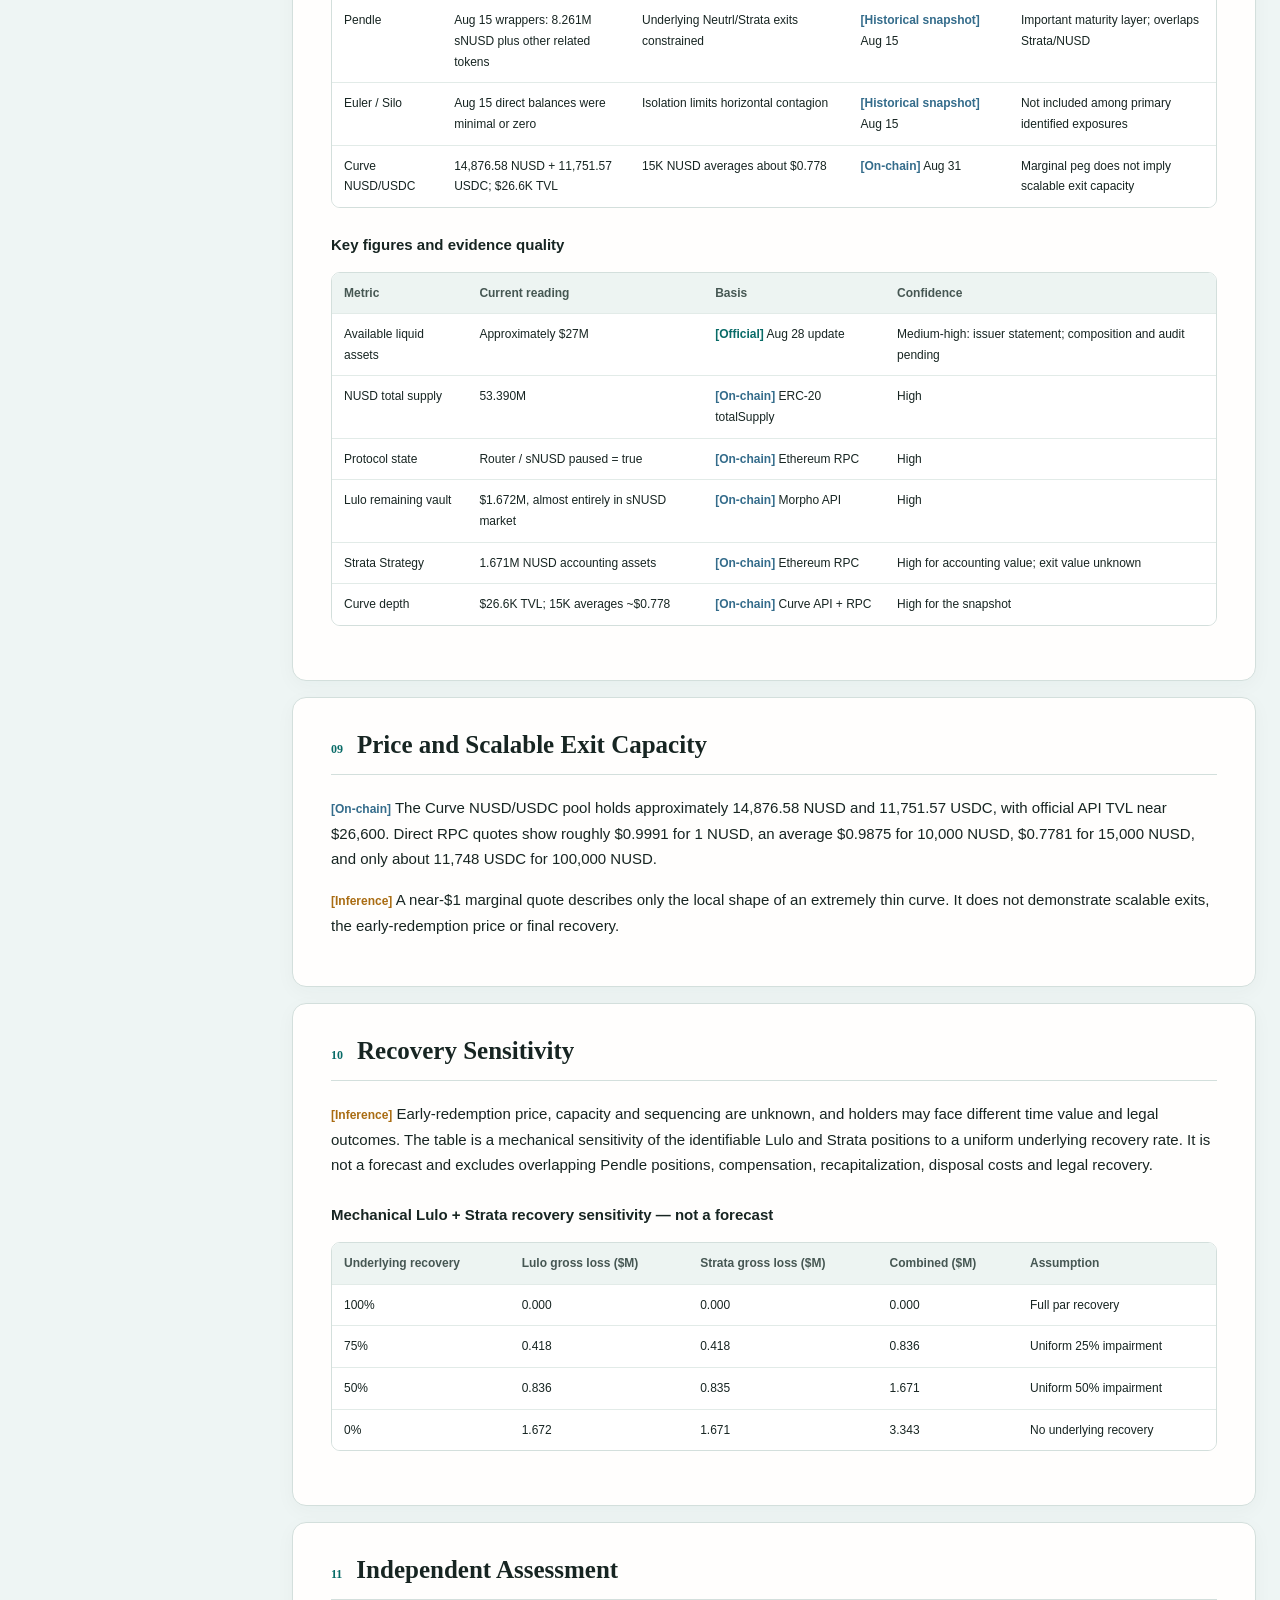
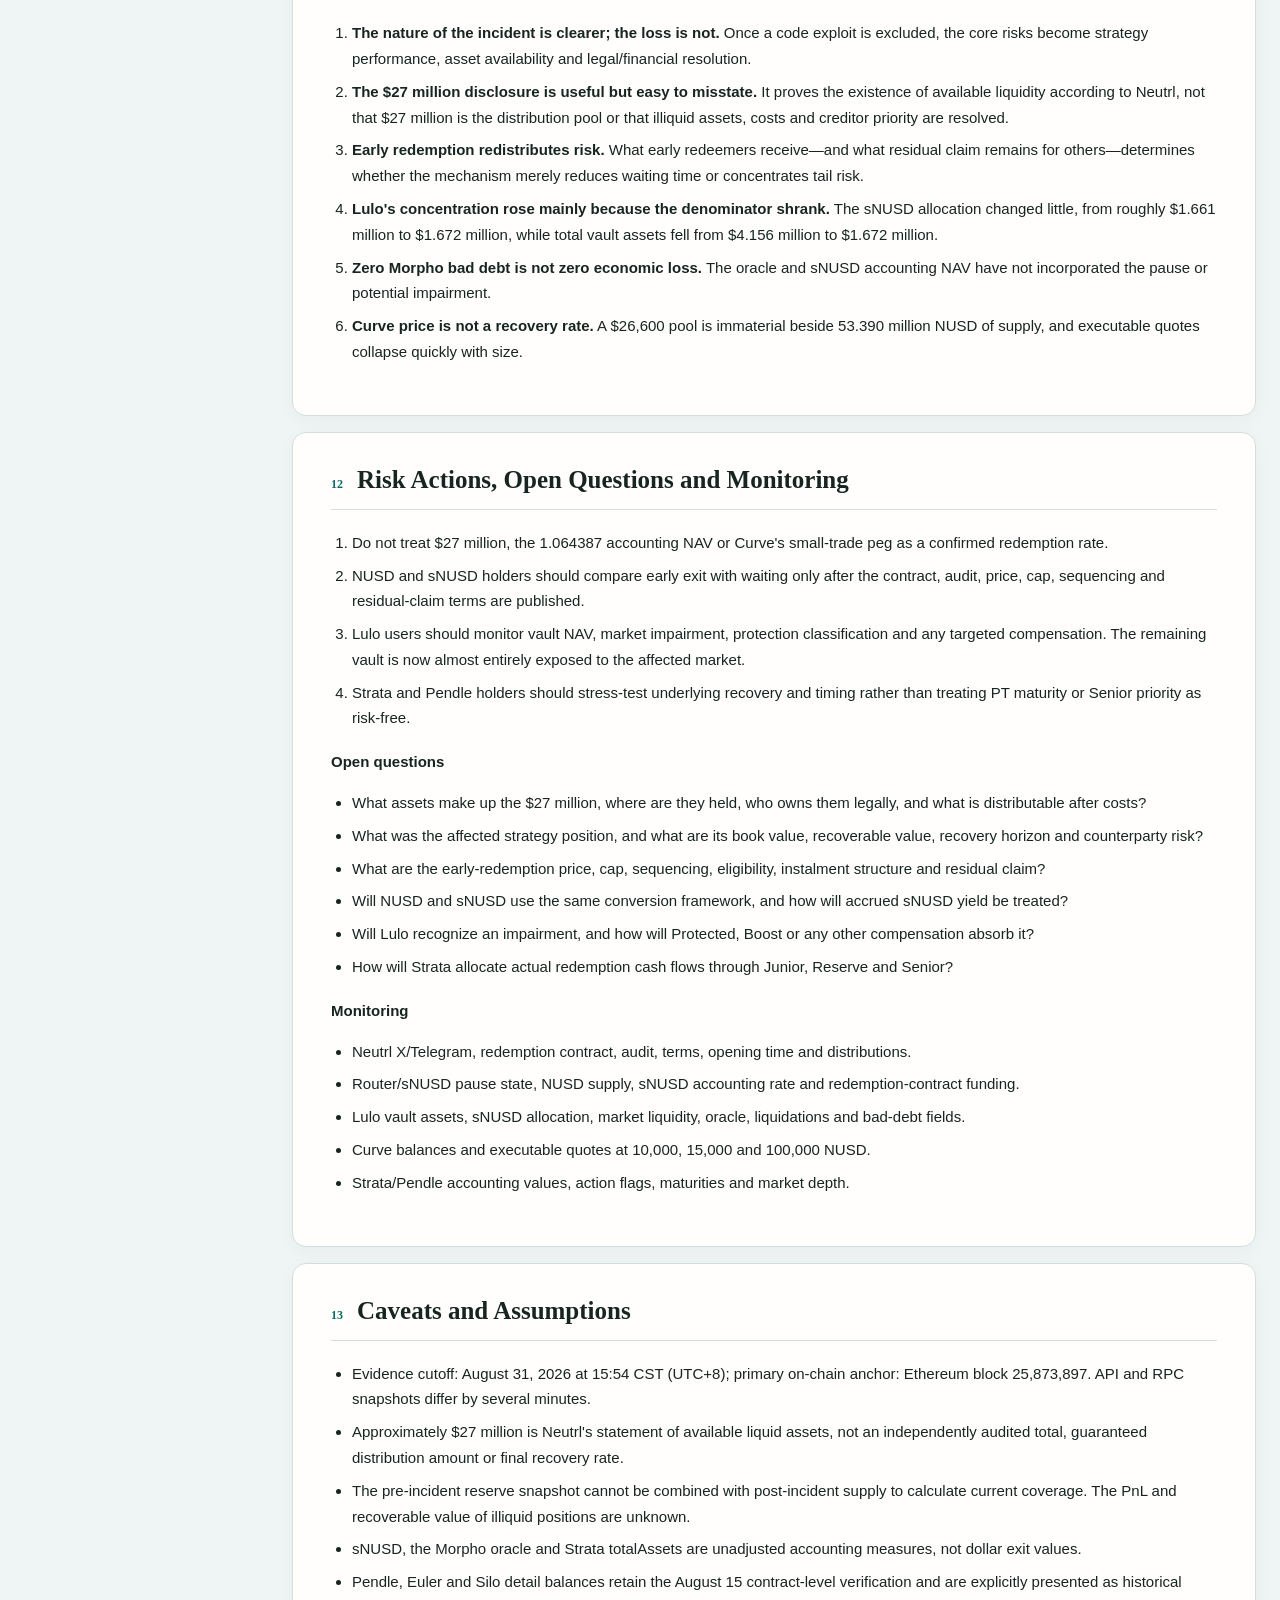
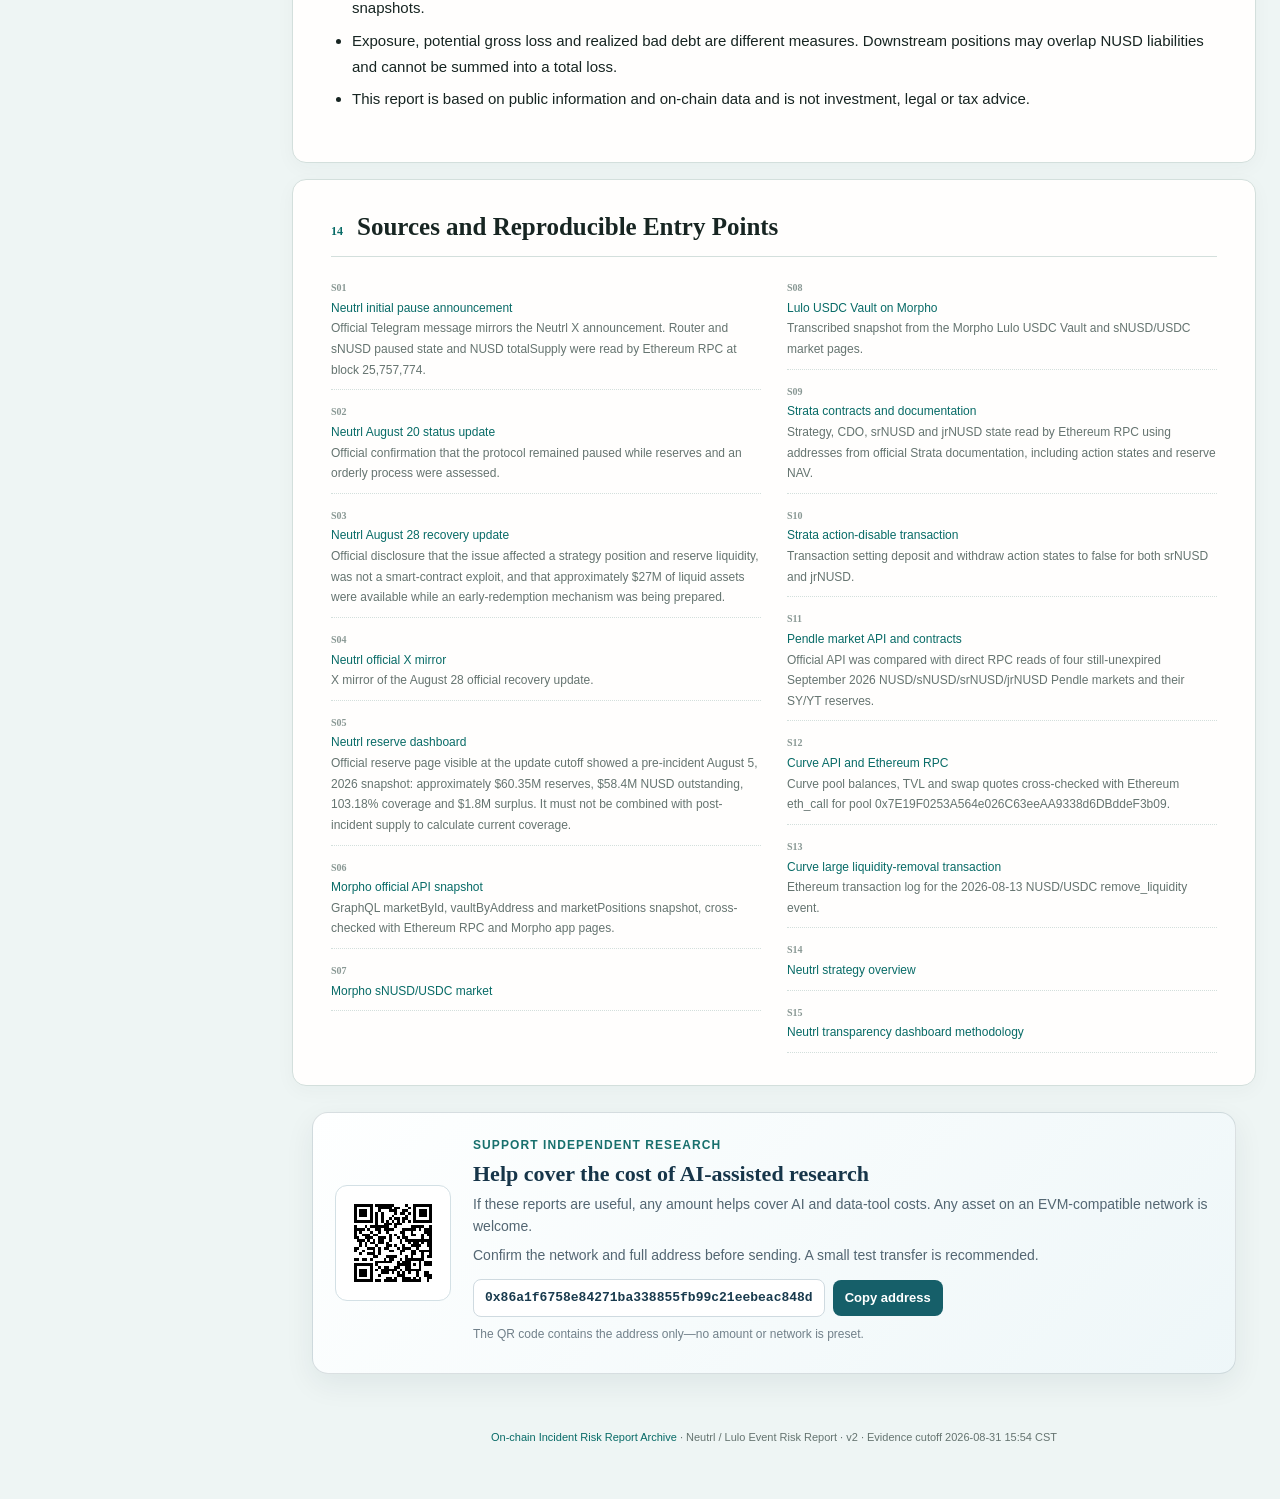
<file: reports/neutrl-lulo-2026-08-13/en/index.html>
<!doctype html>
<html lang="en"><head><meta charset="utf-8"><meta name="viewport" content="width=device-width,initial-scale=1">
<title>Neutrl Incident Impact and Lulo Risk Exposure Report v2 · 2026-08-31</title>
<meta name="description" content="Neutrl strategy-position and reserve-liquidity incident, approximately $27 million of available liquid assets, proposed early redemption, and risk transmission through Lulo/Morpho, Strata, Pendle and Curve.">
<meta property="og:type" content="article"><meta property="og:title" content="Neutrl Incident Impact and Lulo Risk Exposure Report"><meta property="og:description" content="$27M is available liquidity—not a confirmed recovery rate. Lulo's remaining $1.672M vault is almost entirely allocated to the zero-liquidity sNUSD market."><meta property="og:url" content="https://sharpcx.github.io/incident-risk-reports/reports/neutrl-lulo-2026-08-13/en/"><meta property="og:image" content="https://sharpcx.github.io/incident-risk-reports/assets/neutrl-lulo-cover-en.png"><meta property="article:published_time" content="2026-08-31T15:54:00+08:00"><meta name="twitter:card" content="summary_large_image"><link rel="canonical" href="https://sharpcx.github.io/incident-risk-reports/reports/neutrl-lulo-2026-08-13/en/"><link rel="alternate" hreflang="zh-CN" href="https://sharpcx.github.io/incident-risk-reports/reports/neutrl-lulo-2026-08-13/"><link rel="alternate" hreflang="en" href="https://sharpcx.github.io/incident-risk-reports/reports/neutrl-lulo-2026-08-13/en/"><link rel="alternate" hreflang="x-default" href="https://sharpcx.github.io/incident-risk-reports/reports/neutrl-lulo-2026-08-13/"><link rel="icon" href="../../../assets/site-icon.svg" type="image/svg+xml">
<style>
:root{--bg:#eef5f4;--paper:#fffefd;--ink:#172522;--muted:#657470;--line:#d3dfdc;--teal:#086b67;--aqua:#8ddbd4;--amber:#a96c12;--red:#ad4351;--blue:#346c8b;--shadow:0 14px 42px rgba(20,49,46,.09)}*{box-sizing:border-box}html{scroll-behavior:smooth}body{margin:0;overflow-x:hidden;background:var(--bg);color:var(--ink);font:15px/1.72 -apple-system,BlinkMacSystemFont,"Segoe UI","PingFang SC","Noto Sans CJK SC",sans-serif}a{color:var(--teal);text-decoration:none}a:hover{text-decoration:underline}code{font:12px ui-monospace,SFMono-Regular,Menlo,monospace;background:#e8efed;padding:2px 5px;border-radius:4px;overflow-wrap:anywhere}.shell{display:grid;grid-template-columns:240px minmax(0,980px);gap:28px;max-width:1280px;margin:auto;padding:24px}.side{position:sticky;top:20px;height:calc(100vh - 40px);overflow:auto;padding:18px 8px}.brand{font:800 19px/1.25 Georgia,serif;margin:0 10px 18px;color:var(--teal)}.side a{display:flex;gap:10px;color:#50605c;padding:7px 10px;border-radius:7px;font-size:12px}.side a:hover,.side a.active{background:var(--paper);color:var(--ink);text-decoration:none}.side a span{font:700 10px ui-monospace;color:#8a9995;min-width:20px}.tools{display:flex;gap:8px;margin:18px 10px}.tools button{border:1px solid var(--line);background:var(--paper);padding:7px 10px;border-radius:6px;cursor:pointer;color:var(--ink)}main{min-width:0}.hero{min-width:0;background:linear-gradient(135deg,#075c59,#0d4442 64%,#172f32);color:white;border-radius:18px;padding:48px 52px;margin-bottom:18px;box-shadow:var(--shadow);position:relative;overflow:hidden}.hero:after{content:"";position:absolute;width:360px;height:360px;border:1px solid rgba(141,219,212,.23);border-radius:50%;right:-130px;top:-150px;box-shadow:0 0 0 54px rgba(141,219,212,.06),0 0 0 120px rgba(141,219,212,.03)}.kicker{text-transform:uppercase;letter-spacing:.18em;font-size:11px;color:var(--aqua);font-weight:700}.hero h1{font:700 42px/1.05 Georgia,"Noto Serif SC",serif;margin:16px 0 13px;max-width:720px}.hero .sub{font-size:17px;color:#d4eeeb;max-width:740px}.hero h1,.hero .sub,.kicker,.meta{overflow-wrap:anywhere;word-break:break-word}.meta{display:flex;flex-wrap:wrap;gap:8px 22px;margin-top:28px;font-size:12px;color:#bddbd7}.warning{margin-top:22px;padding:12px 14px;border-left:3px solid #f0b44d;background:rgba(255,255,255,.08);font-size:12px;max-width:790px}.cards{display:grid;grid-template-columns:repeat(4,1fr);gap:12px;margin:18px 0}.card{background:var(--paper);border:1px solid var(--line);border-radius:12px;padding:18px;box-shadow:0 4px 16px rgba(28,49,46,.04)}.card .label{font-size:11px;color:var(--muted);text-transform:uppercase;letter-spacing:.07em}.card .value{font:700 27px/1.1 Georgia,serif;margin:8px 0 4px}.card .note{font-size:11px;color:var(--muted)}section{scroll-margin-top:18px;background:var(--paper);border:1px solid var(--line);border-radius:14px;margin:16px 0;padding:32px 38px;box-shadow:0 5px 20px rgba(28,49,46,.035)}.section-head{display:flex;align-items:baseline;gap:14px;border-bottom:1px solid var(--line);padding-bottom:14px;margin-bottom:20px}.section-head .num{font:700 12px ui-monospace;color:var(--teal)}h2{font:700 25px/1.2 Georgia,"Noto Serif SC",serif;margin:0}h3{font-size:15px;margin:24px 0 10px}p{margin:0 0 15px}ul,ol{padding-left:21px;margin:9px 0 18px}li{margin:7px 0}.ev{font-weight:700;font-size:12px;white-space:nowrap}.ev.官方确认{color:var(--teal)}.ev.链上可验证,.ev.历史链上快照{color:var(--blue)}.ev.媒体报道{color:#72559c}.ev.机制推断{color:var(--amber)}.ev.社区传言{color:var(--red)}.table-wrap{overflow:auto;border:1px solid var(--line);border-radius:9px;margin:14px 0 22px}table{border-collapse:collapse;width:100%;font-size:12px;background:white}th{background:#edf4f2;color:#465753;text-align:left;font-weight:700}th,td{padding:10px 12px;border-bottom:1px solid #e2ebe8;vertical-align:top}tr:last-child td{border-bottom:0}.sources{columns:2;column-gap:26px}.source{break-inside:avoid;margin:0 0 11px;padding-bottom:9px;border-bottom:1px dotted var(--line);font-size:12px}.source .sid{font:700 10px ui-monospace;color:#899894}.source span:last-child{color:var(--muted)}.footer{color:var(--muted);font-size:11px;text-align:center;padding:28px}.filterbar{display:flex;gap:6px;flex-wrap:wrap;margin:0 0 14px}.filterbar button{border:1px solid var(--line);background:white;border-radius:999px;padding:5px 10px;font-size:11px;cursor:pointer}.filterbar button.on{background:var(--ink);color:white}.dim{opacity:.16;transition:opacity .2s}@media(max-width:900px){.shell{display:block;padding:12px}.side{position:relative;height:auto;padding:8px}.side nav{display:none}.hero{padding:34px 25px}.hero h1{font-size:34px}.cards{grid-template-columns:repeat(2,1fr)}section{padding:25px 21px}.sources{columns:1}}@media(max-width:540px){.cards{grid-template-columns:1fr}}@media print{body{background:white}.shell{display:block;max-width:none;padding:0}.side,.tools,.filterbar{display:none}.hero,section,.card{box-shadow:none;break-inside:avoid}.hero{border-radius:0}.cards{grid-template-columns:repeat(4,1fr)}a{color:inherit}.sources{columns:2}}
</style></head><body><div class="shell"><aside class="side"><div class="brand">Neutrl / Lulo<br>Event Risk</div><div class="tools"><button onclick="window.print()">Print / PDF</button><button id="topBtn">Top</button></div><nav><a href="#executive"><span>01</span>Executive Summary</a><a href="#scope"><span>02</span>Scope and evidence</a><a href="#background"><span>03</span>Strategy and reserves</a><a href="#timeline"><span>04</span>Incident timeline</a><a href="#status"><span>05</span>Status and redemption</a><a href="#impact"><span>06</span>Impact perimeter</a><a href="#exposure"><span>07</span>Lulo / Morpho / Strata</a><a href="#protocols"><span>08</span>Downstream protocols</a><a href="#liquidity"><span>09</span>Price and liquidity</a><a href="#scenarios"><span>10</span>Recovery sensitivity</a><a href="#thinking"><span>11</span>Independent assessment</a><a href="#actions"><span>12</span>Actions and monitoring</a><a href="#caveats"><span>13</span>Caveats</a><a href="#sources"><span>14</span>Sources</a></nav></aside><main><header class="hero"><div style="display:flex;justify-content:space-between;gap:16px;align-items:center;position:relative;z-index:1"><a href="../../../en/" style="display:inline-block;color:#c8ece7;margin-bottom:20px;font-size:12px">← Report archive</a><a href="../" style="display:inline-block;color:#fff;margin-bottom:20px;font-size:12px;border:1px solid rgba(255,255,255,.35);padding:4px 9px;border-radius:999px">中文</a></div><div class="kicker">Incident Intelligence · Ethereum · 2026-08-31</div><h1>Neutrl Incident Impact and Lulo Risk Exposure Report</h1><div class="sub">Strategy position · reserve liquidity · pause · early redemption · downstream transmission</div><div class="meta"><span>Cutoff: 2026-08-31 15:54 CST (UTC+8)</span><span>Ethereum #25,873,897</span><span>Version: v2</span></div><div class="warning">Approximately $27M is Neutrl's statement of available liquid assets—not total reserves, a committed distribution amount or a confirmed recovery rate.</div></header>
<div class="cards"><div class="card"><div class="label">Available liquid assets</div><div class="value">~$27M</div><div class="note">Issuer statement · not recovery rate</div></div><div class="card"><div class="label">NUSD supply</div><div class="value">53.390M</div><div class="note">On-chain totalSupply</div></div><div class="card"><div class="label">Lulo remaining vault</div><div class="value">$1.672M</div><div class="note">Almost entirely in sNUSD market</div></div><div class="card"><div class="label">Curve pool TVL</div><div class="value">$26.6K</div><div class="note">Extremely thin scalable exit depth</div></div></div><div class="filterbar"><button class="on" data-filter="all">All evidence</button><button data-filter="官方确认">Official</button><button data-filter="链上可验证">On-chain</button><button data-filter="机制推断">Inference</button><button data-filter="社区传言">Community</button></div><section id="executive"><div class="section-head"><span class="num">01</span><h2>Executive Summary</h2></div><ul>
<li><strong><span class="ev 官方确认">[Official]</span> The incident was not a smart-contract exploit.</strong> On August 28, Neutrl said the issue affected a strategy position and the liquidity of part of its reserves. It was not a hack, contract exploit or code vulnerability. The protocol remains paused, and the final loss, recovery amount and recovery timing are still unknown.</li>
<li><strong><span class="ev 官方确认">[Official]</span> Neutrl says approximately $27 million of liquid assets are available.</strong> Additional positions and related PnL exist but are presently illiquid. The $27 million figure is not total reserves, a committed distribution pool or a confirmed 50.6% recovery rate.</li>
<li><strong><span class="ev 官方确认">[Official]</span> An early-redemption mechanism is planned for NUSD and sNUSD holders.</strong> The target is early September, subject to deployment of a new redemption contract, an independent audit, and legal and financial review. Price, capacity, sequencing, instalments and eligibility have not been disclosed.</li>
<li><strong><span class="ev 链上可验证">[On-chain]</span> The protocol remains paused.</strong> NUSD supply is approximately <strong>53.390 million</strong>. The Router and sNUSD contracts remain paused. The sNUSD accounting conversion rate is approximately <strong>1.064387 NUSD</strong>, but this is not a dollar recovery rate.</li>
<li><strong><span class="ev 链上可验证">[On-chain]</span> Lulo's remaining vault is now highly concentrated in the affected market.</strong> The Lulo USDC Vault has approximately <strong>$1.672 million</strong> of assets, nearly all allocated to the sNUSD/USDC market. Utilization is 100%, withdrawable liquidity is zero, and the API still reports zero realized bad debt. On August 15, this allocation represented only 39.96% of the vault; the liquid allocations were subsequently withdrawn.</li>
<li><strong><span class="ev 链上可验证">[On-chain]</span> Strata and Curve still show binding exit constraints.</strong> Strata Strategy reports approximately <strong>1.671 million NUSD</strong> of accounting assets, with a Junior-plus-reserve buffer of roughly <strong>17.1%</strong> ahead of Senior. The Curve NUSD/USDC pool has only about <strong>$26,600</strong> of TVL; selling 15,000 NUSD produces an average on-chain quote near $0.778.</li>
<li><strong><span class="ev 机制推断">[Inference]</span> The decisive unknowns are distributable net assets and redemption terms.</strong> The situation has moved beyond a complete information vacuum, but final losses cannot be determined before the independent audit, asset schedule, legal ownership analysis and redemption contract are published.</li>
</ul></section>
<section id="scope"><div class="section-head"><span class="num">02</span><h2>Scope, Cutoff and Evidence Rules</h2></div><p>This report covers the nature of the Neutrl incident, available liquid assets, the pause and proposed early-redemption path, and the direct or structured transmission channels through Morpho/Lulo, Strata, Pendle, Euler, Silo and Curve.</p>
<ul>
<li><strong><span class="ev 官方确认">[Official]</span></strong> Facts explicitly disclosed by a protocol or project.</li>
<li><strong><span class="ev 链上可验证">[On-chain]</span></strong> Reproducible contract state, balances, logs or official protocol API data.</li>
<li><strong><span class="ev 媒体报道">[Reporting]</span></strong> Attributed media or third-party research that does not replace primary evidence.</li>
<li><strong><span class="ev 机制推断">[Inference]</span></strong> Mechanism-based analysis, not a confirmed root cause or loss.</li>
<li><strong><span class="ev 社区传言">[Community]</span></strong> Unverified attribution retained only as a lead.</li>
</ul>
<p><strong>Denominator discipline:</strong> $27 million of available liquid assets is not the same as total reserves, distributable net assets or final redemptions. NUSD total supply is the observable token liability; sNUSD is a yield-bearing wrapper and must not be added to it. Downstream positions may overlap the same NUSD/sNUSD collateral.</p></section>
<section id="background"><div class="section-head"><span class="num">03</span><h2>Project, Strategy, Reserves and Transparency</h2></div><p><strong><span class="ev 官方确认">[Official]</span></strong> Neutrl packages OTC token discounts, hedged positions, basis/funding trades, liquid stablecoins, JLP and other strategies into the synthetic dollar NUSD. Users can stake NUSD for sNUSD, whose contract exchange rate accrues portfolio returns.</p>
<p><strong><span class="ev 机制推断">[Inference]</span></strong> “Delta-neutral” describes reduced directional exposure. It does not eliminate counterparty, custody, basis, liquidity, operational or legal risk. Integrations with Pendle, Morpho, Euler and Strata transmit those off-chain and cross-venue risks into composable DeFi positions.</p>
<p>The latest visible pre-incident reserve snapshot on Neutrl's website is dated August 5, 2026: approximately $60.35 million of reserves, $58.4 million of NUSD outstanding, 103.18% coverage and $1.8 million of surplus. It predates the August 13 event and cannot be combined with today's supply to calculate a current coverage ratio.</p>
<p><strong><span class="ev 官方确认">[Official]</span></strong> On August 28, Neutrl said it held approximately $27 million of available liquid assets plus additional positions and PnL that were presently illiquid. The asset mix, custody, legal ownership, distributable amount and valuation of the illiquid positions were not disclosed.</p>
<p><strong><span class="ev 机制推断">[Inference]</span></strong> Dividing $27 million by 53.390 million NUSD gives a 50.6% scale comparison only. It is not a recovery estimate.</p></section>
<section id="timeline"><div class="section-head"><span class="num">04</span><h2>Incident Timeline and Root-cause Boundary</h2></div><p><strong><span class="ev 官方确认">[Official]</span></strong> Neutrl has ruled out a smart-contract hack, exploit or code vulnerability and narrowed the issue to a strategy position and the liquidity of part of the reserves.</p>
<p><strong><span class="ev 机制推断">[Inference]</span></strong> This is more consistent with a strategy loss, asset freeze, delivery dispute, margin/hedge mismatch or maturity mismatch across off-chain or cross-venue positions. The specific asset, venue, counterparty and transaction records remain undisclosed, so none of these channels can be presented as the confirmed root cause.</p>
<p><strong><span class="ev 链上可验证">[On-chain]</span></strong> On August 13, the Router and sNUSD contracts were paused, cutting off primary minting, redemption and unstaking. Curve liquidity then contracted sharply, transmitting strategy-level uncertainty into secondary exits and downstream collateral.</p><div class="table-block"><h3>Incident timeline</h3><div class="table-wrap"><table><thead><tr><th>Date</th><th>Event</th><th>Evidence</th><th>Why it matters</th></tr></thead><tbody><tr><td>Aug 13, 2026</td><td>Router and sNUSD paused; primary mint, redemption and unstaking paths were cut off.</td><td><span class="ev 链上可验证">[On-chain]</span></td><td>The interruption was enforced on-chain, not only in the front end.</td></tr><tr><td>Aug 13, 2026</td><td>Neutrl confirmed circumstances affecting reserves and paused protocol functions.</td><td><span class="ev 官方确认">[Official]</span></td><td>Reserve availability and legal uncertainty became the core risk.</td></tr><tr><td>Aug 13, 2026</td><td>A large Curve liquidity removal preceded severe contraction in secondary depth.</td><td><span class="ev 链上可验证">[On-chain]</span></td><td>Loss of the primary redemption anchor rapidly weakened secondary exits.</td></tr><tr><td>Aug 20, 2026</td><td>Neutrl said the protocol remained paused while it assessed reserves and an orderly process.</td><td><span class="ev 官方确认">[Official]</span></td><td>No quantitative recovery plan had yet been released.</td></tr><tr><td>Aug 28, 2026</td><td>Neutrl ruled out a contract exploit, disclosed about $27M of liquid assets and proposed early redemption.</td><td><span class="ev 官方确认">[Official]</span></td><td>The root-cause boundary narrowed and resolution moved into contract, audit and legal review.</td></tr><tr><td>Aug 31, 2026</td><td>Router/sNUSD remained paused; Lulo remaining assets were almost entirely in the sNUSD market.</td><td><span class="ev 链上可验证">[On-chain]</span></td><td>Exit constraints and downstream concentration remained unresolved.</td></tr></tbody></table></div></div></section>
<section id="status"><div class="section-head"><span class="num">05</span><h2>Current Status and Early Redemption</h2></div><p><strong><span class="ev 官方确认">[Official]</span></strong> The protocol remains paused. Neutrl is designing an early-redemption mechanism for NUSD and sNUSD holders and targets early September, while explicitly warning that the timeline may change. Preconditions include deployment of a new redemption contract, an independent audit, and legal and financial review.</p>
<p><strong><span class="ev 链上可验证">[On-chain]</span></strong> The Router and sNUSD remain paused. Transferability and par redemption are separate properties; a rising sNUSD accounting exchange rate does not prove that economic value has recovered.</p>
<p><strong><span class="ev 官方确认">[Official]</span></strong> Neutrl advised users not to trade NUSD or sNUSD while recovery is being assessed.</p></section>
<section id="impact"><div class="section-head"><span class="num">06</span><h2>Full Impact Perimeter and Deduplication</h2></div><p><strong><span class="ev 链上可验证">[On-chain]</span></strong> Approximately 53.390 million NUSD is the clearest observable token-liability scale. sNUSD, Pendle PT/YT/LP, Strata tranches, Morpho collateral and Curve LP positions may wrap or collateralize the same underlying NUSD and cannot be added mechanically.</p>
<p><strong><span class="ev 机制推断">[Inference]</span></strong> The $27 million disclosure reduces the extreme uncertainty that all assets are inaccessible, but it does not determine recovery. Early redemption can reduce waiting costs, yet may concentrate illiquid assets and legal tail risk among holders who remain. Fairness depends on price, caps, sequencing and treatment of residual claims.</p></section>
<section id="exposure"><div class="section-head"><span class="num">07</span><h2>Lulo / Morpho / Strata Exposure</h2></div><p><strong>Lulo / Morpho. <span class="ev 链上可验证">[On-chain]</span></strong> Morpho's API shows approximately $1.672 million of Lulo USDC Vault assets, almost entirely supplied to the sNUSD/USDC market. Market supply and borrow are both about $1.672 million, utilization is 100% and liquidity is zero. On August 15, the vault held approximately $4.156 million and the affected allocation represented 39.96%; by August 31 the liquid allocations had largely exited while the sNUSD allocation remained trapped.</p>
<p>The market LLTV is 91.5%, and the accounting oracle price is approximately 1.064387 USDC per sNUSD. Bad debt and realized bad debt are both reported as zero. <strong><span class="ev 机制推断">[Inference]</span></strong> Those fields show that no accounting loss has yet been recognized under the oracle rules; they do not prove that the economic loss is zero.</p>
<p><strong>Strata. <span class="ev 链上可验证">[On-chain]</span></strong> Strategy totalAssets is approximately 1.671 million NUSD and it holds about 1.570 million sNUSD. Senior totalAssets is about 1.386 million and Junior about 284,700. Strategy minus Senior implies a Junior-plus-reserve accounting buffer of about 285,300 NUSD, or 17.1% of Strategy assets.</p>
<p>The verified loss waterfall remains Junior → Reserve → Senior. These are unadjusted accounting values, not executable exit values.</p></section>
<section id="protocols"><div class="section-head"><span class="num">08</span><h2>Downstream Protocol Status</h2></div><div class="table-block"><h3>Downstream protocol status</h3><div class="table-wrap"><table><thead><tr><th>Protocol / market</th><th>Balance / risk metric</th><th>Exit liquidity</th><th>Evidence</th><th>Assessment</th></tr></thead><tbody><tr><td>Morpho / Lulo</td><td>$1.672M allocation; 100% utilization; bad debt = 0</td><td>Zero in the affected market; remaining vault almost fully concentrated</td><td><span class="ev 链上可验证">[On-chain]</span> Aug 31</td><td>USDC creditor risk has not yet been written down</td></tr><tr><td>Strata</td><td>1.671M NUSD Strategy assets; ~17.1% Junior + reserve</td><td>No official restoration notice found</td><td><span class="ev 链上可验证">[On-chain]</span> Aug 31</td><td>Unadjusted accounting; waterfall is Junior → Reserve → Senior</td></tr><tr><td>Pendle</td><td>Aug 15 wrappers: 8.261M sNUSD plus other related tokens</td><td>Underlying Neutrl/Strata exits constrained</td><td><span class="ev 历史链上快照">[Historical snapshot]</span> Aug 15</td><td>Important maturity layer; overlaps Strata/NUSD</td></tr><tr><td>Euler / Silo</td><td>Aug 15 direct balances were minimal or zero</td><td>Isolation limits horizontal contagion</td><td><span class="ev 历史链上快照">[Historical snapshot]</span> Aug 15</td><td>Not included among primary identified exposures</td></tr><tr><td>Curve NUSD/USDC</td><td>14,876.58 NUSD + 11,751.57 USDC; $26.6K TVL</td><td>15K NUSD averages about $0.778</td><td><span class="ev 链上可验证">[On-chain]</span> Aug 31</td><td>Marginal peg does not imply scalable exit capacity</td></tr></tbody></table></div></div><div class="table-block"><h3>Key figures and evidence quality</h3><div class="table-wrap"><table><thead><tr><th>Metric</th><th>Current reading</th><th>Basis</th><th>Confidence</th></tr></thead><tbody><tr><td>Available liquid assets</td><td>Approximately $27M</td><td><span class="ev 官方确认">[Official]</span> Aug 28 update</td><td>Medium-high: issuer statement; composition and audit pending</td></tr><tr><td>NUSD total supply</td><td>53.390M</td><td><span class="ev 链上可验证">[On-chain]</span> ERC-20 totalSupply</td><td>High</td></tr><tr><td>Protocol state</td><td>Router / sNUSD paused = true</td><td><span class="ev 链上可验证">[On-chain]</span> Ethereum RPC</td><td>High</td></tr><tr><td>Lulo remaining vault</td><td>$1.672M, almost entirely in sNUSD market</td><td><span class="ev 链上可验证">[On-chain]</span> Morpho API</td><td>High</td></tr><tr><td>Strata Strategy</td><td>1.671M NUSD accounting assets</td><td><span class="ev 链上可验证">[On-chain]</span> Ethereum RPC</td><td>High for accounting value; exit value unknown</td></tr><tr><td>Curve depth</td><td>$26.6K TVL; 15K averages ~$0.778</td><td><span class="ev 链上可验证">[On-chain]</span> Curve API + RPC</td><td>High for the snapshot</td></tr></tbody></table></div></div></section>
<section id="liquidity"><div class="section-head"><span class="num">09</span><h2>Price and Scalable Exit Capacity</h2></div><p><strong><span class="ev 链上可验证">[On-chain]</span></strong> The Curve NUSD/USDC pool holds approximately 14,876.58 NUSD and 11,751.57 USDC, with official API TVL near $26,600. Direct RPC quotes show roughly $0.9991 for 1 NUSD, an average $0.9875 for 10,000 NUSD, $0.7781 for 15,000 NUSD, and only about 11,748 USDC for 100,000 NUSD.</p>
<p><strong><span class="ev 机制推断">[Inference]</span></strong> A near-$1 marginal quote describes only the local shape of an extremely thin curve. It does not demonstrate scalable exits, the early-redemption price or final recovery.</p></section>
<section id="scenarios"><div class="section-head"><span class="num">10</span><h2>Recovery Sensitivity</h2></div><p><strong><span class="ev 机制推断">[Inference]</span></strong> Early-redemption price, capacity and sequencing are unknown, and holders may face different time value and legal outcomes. The table is a mechanical sensitivity of the identifiable Lulo and Strata positions to a uniform underlying recovery rate. It is not a forecast and excludes overlapping Pendle positions, compensation, recapitalization, disposal costs and legal recovery.</p><div class="table-block"><h3>Mechanical Lulo + Strata recovery sensitivity — not a forecast</h3><div class="table-wrap"><table><thead><tr><th>Underlying recovery</th><th>Lulo gross loss ($M)</th><th>Strata gross loss ($M)</th><th>Combined ($M)</th><th>Assumption</th></tr></thead><tbody><tr><td>100%</td><td>0.000</td><td>0.000</td><td>0.000</td><td>Full par recovery</td></tr><tr><td>75%</td><td>0.418</td><td>0.418</td><td>0.836</td><td>Uniform 25% impairment</td></tr><tr><td>50%</td><td>0.836</td><td>0.835</td><td>1.671</td><td>Uniform 50% impairment</td></tr><tr><td>0%</td><td>1.672</td><td>1.671</td><td>3.343</td><td>No underlying recovery</td></tr></tbody></table></div></div></section>
<section id="thinking"><div class="section-head"><span class="num">11</span><h2>Independent Assessment</h2></div><ol>
<li><strong>The nature of the incident is clearer; the loss is not.</strong> Once a code exploit is excluded, the core risks become strategy performance, asset availability and legal/financial resolution.</li>
<li><strong>The $27 million disclosure is useful but easy to misstate.</strong> It proves the existence of available liquidity according to Neutrl, not that $27 million is the distribution pool or that illiquid assets, costs and creditor priority are resolved.</li>
<li><strong>Early redemption redistributes risk.</strong> What early redeemers receive—and what residual claim remains for others—determines whether the mechanism merely reduces waiting time or concentrates tail risk.</li>
<li><strong>Lulo's concentration rose mainly because the denominator shrank.</strong> The sNUSD allocation changed little, from roughly $1.661 million to $1.672 million, while total vault assets fell from $4.156 million to $1.672 million.</li>
<li><strong>Zero Morpho bad debt is not zero economic loss.</strong> The oracle and sNUSD accounting NAV have not incorporated the pause or potential impairment.</li>
<li><strong>Curve price is not a recovery rate.</strong> A $26,600 pool is immaterial beside 53.390 million NUSD of supply, and executable quotes collapse quickly with size.</li>
</ol></section>
<section id="actions"><div class="section-head"><span class="num">12</span><h2>Risk Actions, Open Questions and Monitoring</h2></div><ol>
<li>Do not treat $27 million, the 1.064387 accounting NAV or Curve's small-trade peg as a confirmed redemption rate.</li>
<li>NUSD and sNUSD holders should compare early exit with waiting only after the contract, audit, price, cap, sequencing and residual-claim terms are published.</li>
<li>Lulo users should monitor vault NAV, market impairment, protection classification and any targeted compensation. The remaining vault is now almost entirely exposed to the affected market.</li>
<li>Strata and Pendle holders should stress-test underlying recovery and timing rather than treating PT maturity or Senior priority as risk-free.</li>
</ol>
<p><strong>Open questions</strong></p>
<ul>
<li>What assets make up the $27 million, where are they held, who owns them legally, and what is distributable after costs?</li>
<li>What was the affected strategy position, and what are its book value, recoverable value, recovery horizon and counterparty risk?</li>
<li>What are the early-redemption price, cap, sequencing, eligibility, instalment structure and residual claim?</li>
<li>Will NUSD and sNUSD use the same conversion framework, and how will accrued sNUSD yield be treated?</li>
<li>Will Lulo recognize an impairment, and how will Protected, Boost or any other compensation absorb it?</li>
<li>How will Strata allocate actual redemption cash flows through Junior, Reserve and Senior?</li>
</ul>
<p><strong>Monitoring</strong></p>
<ul>
<li>Neutrl X/Telegram, redemption contract, audit, terms, opening time and distributions.</li>
<li>Router/sNUSD pause state, NUSD supply, sNUSD accounting rate and redemption-contract funding.</li>
<li>Lulo vault assets, sNUSD allocation, market liquidity, oracle, liquidations and bad-debt fields.</li>
<li>Curve balances and executable quotes at 10,000, 15,000 and 100,000 NUSD.</li>
<li>Strata/Pendle accounting values, action flags, maturities and market depth.</li>
</ul></section>
<section id="caveats"><div class="section-head"><span class="num">13</span><h2>Caveats and Assumptions</h2></div><ul>
<li>Evidence cutoff: August 31, 2026 at 15:54 CST (UTC+8); primary on-chain anchor: Ethereum block 25,873,897. API and RPC snapshots differ by several minutes.</li>
<li>Approximately $27 million is Neutrl's statement of available liquid assets, not an independently audited total, guaranteed distribution amount or final recovery rate.</li>
<li>The pre-incident reserve snapshot cannot be combined with post-incident supply to calculate current coverage. The PnL and recoverable value of illiquid positions are unknown.</li>
<li>sNUSD, the Morpho oracle and Strata totalAssets are unadjusted accounting measures, not dollar exit values.</li>
<li>Pendle, Euler and Silo detail balances retain the August 15 contract-level verification and are explicitly presented as historical snapshots.</li>
<li>Exposure, potential gross loss and realized bad debt are different measures. Downstream positions may overlap NUSD liabilities and cannot be summed into a total loss.</li>
<li>This report is based on public information and on-chain data and is not investment, legal or tax advice.</li>
</ul></section>
<section id="sources"><div class="section-head"><span class="num">14</span><h2>Sources and Reproducible Entry Points</h2></div><div class="sources"><div class="source"><span class="sid">S01</span><br><a href="https://t.me/NeutrlOfficial/52" target="_blank" rel="noreferrer">Neutrl initial pause announcement</a><br><span>Official Telegram message mirrors the Neutrl X announcement. Router and sNUSD paused state and NUSD totalSupply were read by Ethereum RPC at block 25,757,774.</span></div><div class="source"><span class="sid">S02</span><br><a href="https://t.me/NeutrlOfficial/53" target="_blank" rel="noreferrer">Neutrl August 20 status update</a><br><span>Official confirmation that the protocol remained paused while reserves and an orderly process were assessed.</span></div><div class="source"><span class="sid">S03</span><br><a href="https://t.me/NeutrlOfficial/54" target="_blank" rel="noreferrer">Neutrl August 28 recovery update</a><br><span>Official disclosure that the issue affected a strategy position and reserve liquidity, was not a smart-contract exploit, and that approximately $27M of liquid assets were available while an early-redemption mechanism was being prepared.</span></div><div class="source"><span class="sid">S04</span><br><a href="https://x.com/Neutrl/status/2093390526582010348" target="_blank" rel="noreferrer">Neutrl official X mirror</a><br><span>X mirror of the August 28 official recovery update.</span></div><div class="source"><span class="sid">S05</span><br><a href="https://www.neutrl.finance/reserves" target="_blank" rel="noreferrer">Neutrl reserve dashboard</a><br><span>Official reserve page visible at the update cutoff showed a pre-incident August 5, 2026 snapshot: approximately $60.35M reserves, $58.4M NUSD outstanding, 103.18% coverage and $1.8M surplus. It must not be combined with post-incident supply to calculate current coverage.</span></div><div class="source"><span class="sid">S06</span><br><a href="https://api.morpho.org/graphql" target="_blank" rel="noreferrer">Morpho official API snapshot</a><br><span>GraphQL marketById, vaultByAddress and marketPositions snapshot, cross-checked with Ethereum RPC and Morpho app pages.</span></div><div class="source"><span class="sid">S07</span><br><a href="https://app.morpho.org/ethereum/variable/0xae60b71b407e0517ead445b7113a7ffa07ea4a9379d526ade541a3e9ec777cb4/snusd-usdc" target="_blank" rel="noreferrer">Morpho sNUSD/USDC market</a><br><span></span></div><div class="source"><span class="sid">S08</span><br><a href="https://app.morpho.org/ethereum/vault/0xf29ce940178C8794802fB48a6c1B2EdDdAC96431/lulo-usdc" target="_blank" rel="noreferrer">Lulo USDC Vault on Morpho</a><br><span>Transcribed snapshot from the Morpho Lulo USDC Vault and sNUSD/USDC market pages.</span></div><div class="source"><span class="sid">S09</span><br><a href="https://docs.strata.markets/technical-documentation/contracts-details" target="_blank" rel="noreferrer">Strata contracts and documentation</a><br><span>Strategy, CDO, srNUSD and jrNUSD state read by Ethereum RPC using addresses from official Strata documentation, including action states and reserve NAV.</span></div><div class="source"><span class="sid">S10</span><br><a href="https://eth.blockscout.com/tx/0x6c4fd0112919b65ccaa776d23e1c421c80eb044b1d384892f192ae873fa13ad5" target="_blank" rel="noreferrer">Strata action-disable transaction</a><br><span>Transaction setting deposit and withdraw action states to false for both srNUSD and jrNUSD.</span></div><div class="source"><span class="sid">S11</span><br><a href="https://api-v2.pendle.finance/core/v2/markets/all?limit=100" target="_blank" rel="noreferrer">Pendle market API and contracts</a><br><span>Official API was compared with direct RPC reads of four still-unexpired September 2026 NUSD/sNUSD/srNUSD/jrNUSD Pendle markets and their SY/YT reserves.</span></div><div class="source"><span class="sid">S12</span><br><a href="https://api.curve.finance/v1/getPools/all/ethereum" target="_blank" rel="noreferrer">Curve API and Ethereum RPC</a><br><span>Curve pool balances, TVL and swap quotes cross-checked with Ethereum eth_call for pool 0x7E19F0253A564e026C63eeAA9338d6DBddeF3b09.</span></div><div class="source"><span class="sid">S13</span><br><a href="https://eth.blockscout.com/tx/0xd5b81165df38965fe714f87ea20cddf103e1c3e5c786ba66cb42bd48562defe8" target="_blank" rel="noreferrer">Curve large liquidity-removal transaction</a><br><span>Ethereum transaction log for the 2026-08-13 NUSD/USDC remove_liquidity event.</span></div><div class="source"><span class="sid">S14</span><br><a href="https://www.neutrl.finance/blog/why-neutrl" target="_blank" rel="noreferrer">Neutrl strategy overview</a><br><span></span></div><div class="source"><span class="sid">S15</span><br><a href="https://www.neutrl.fi/blog/neutrl-transparency-dashboard" target="_blank" rel="noreferrer">Neutrl transparency dashboard methodology</a><br><span></span></div></div></section>
<div class="footer"><a href="../../../en/">On-chain Incident Risk Report Archive</a> · Neutrl / Lulo Event Risk Report · v2 · Evidence cutoff 2026-08-31 15:54 CST</div></main></div>
<script>document.getElementById('topBtn').onclick=()=>scrollTo({top:0,behavior:'smooth'});const buttons=[...document.querySelectorAll('[data-filter]')];buttons.forEach(b=>b.onclick=()=>{buttons.forEach(x=>x.classList.remove('on'));b.classList.add('on');const f=b.dataset.filter;document.querySelectorAll('.ev').forEach(x=>x.closest('p,li')?.classList.toggle('dim',f!=='all'&&!x.classList.contains(f)))});const links=[...document.querySelectorAll('.side nav a')];const obs=new IntersectionObserver(es=>es.forEach(e=>{if(e.isIntersecting){links.forEach(a=>a.classList.toggle('active',a.getAttribute('href')==='#'+e.target.id))}}),{rootMargin:'-20% 0px -70%'});document.querySelectorAll('section').forEach(s=>obs.observe(s));</script><script src="../../../assets/donation.js"></script></body></html>
</file>
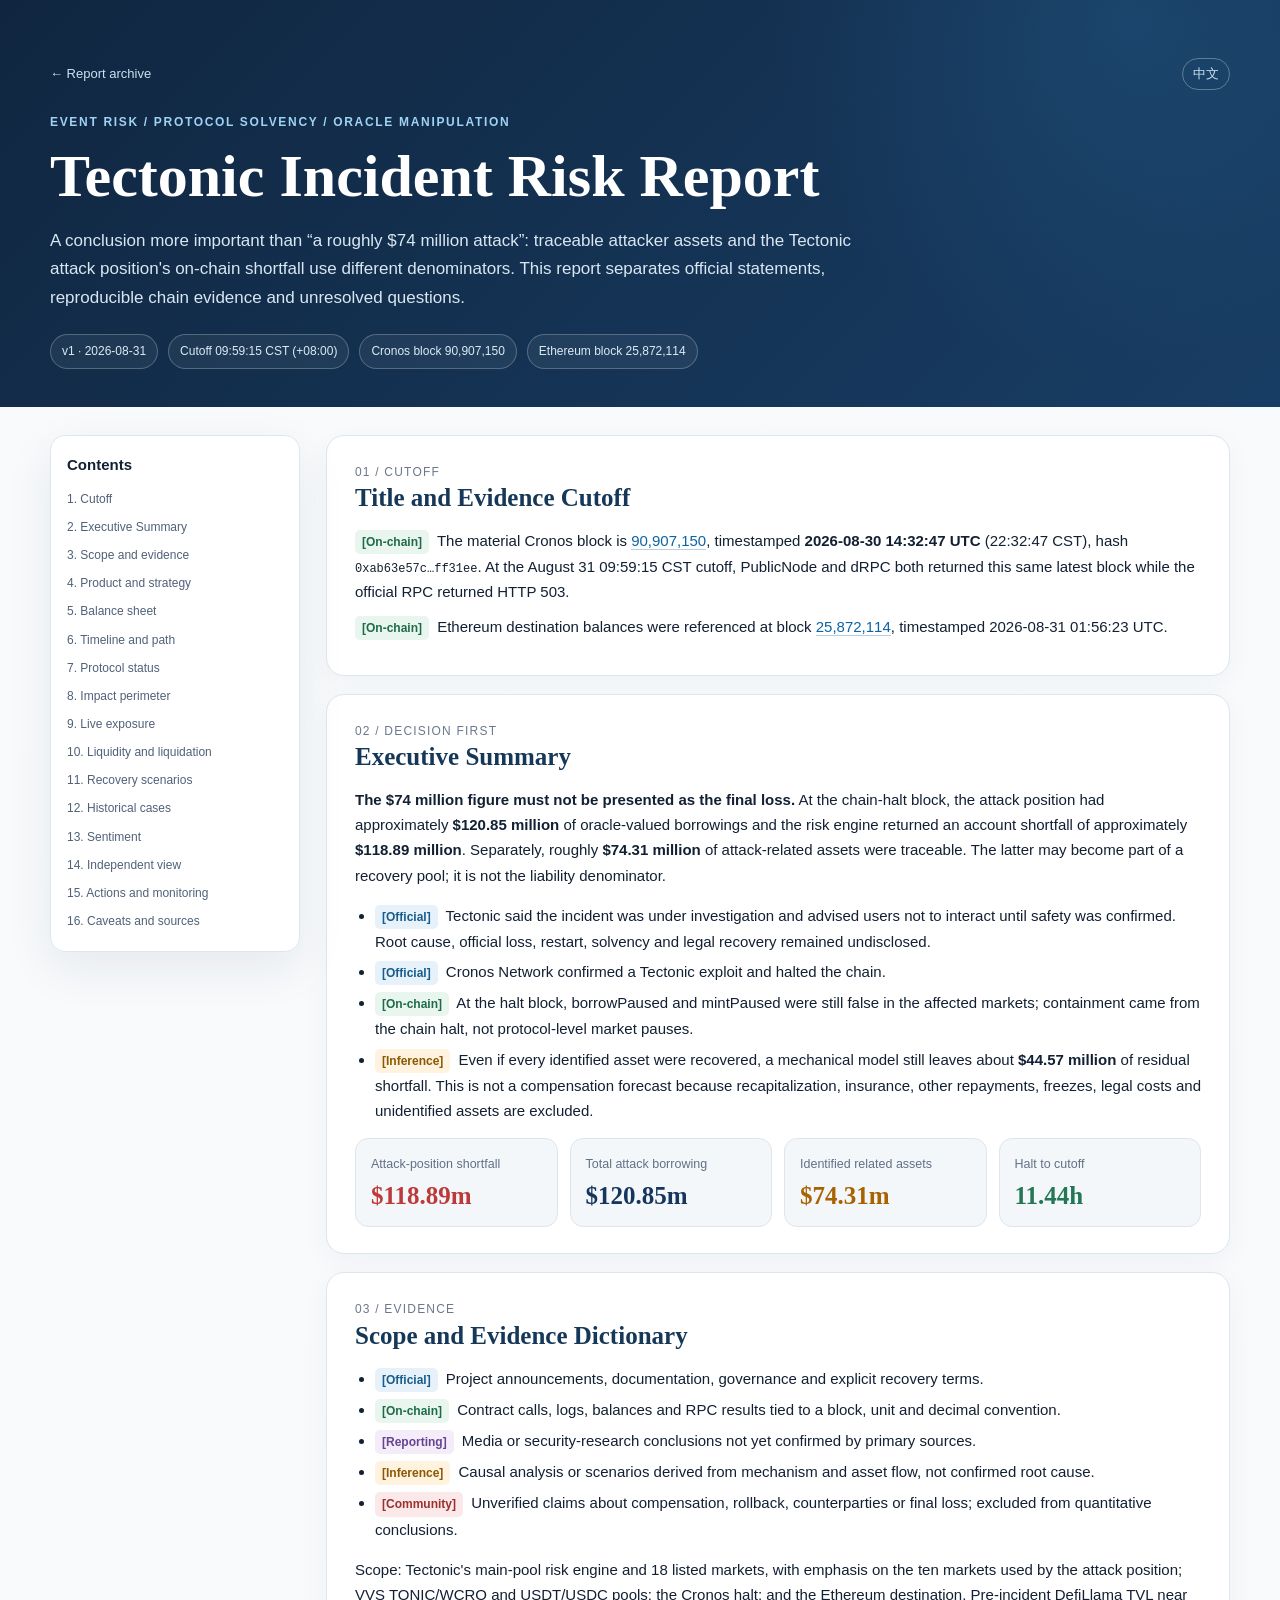
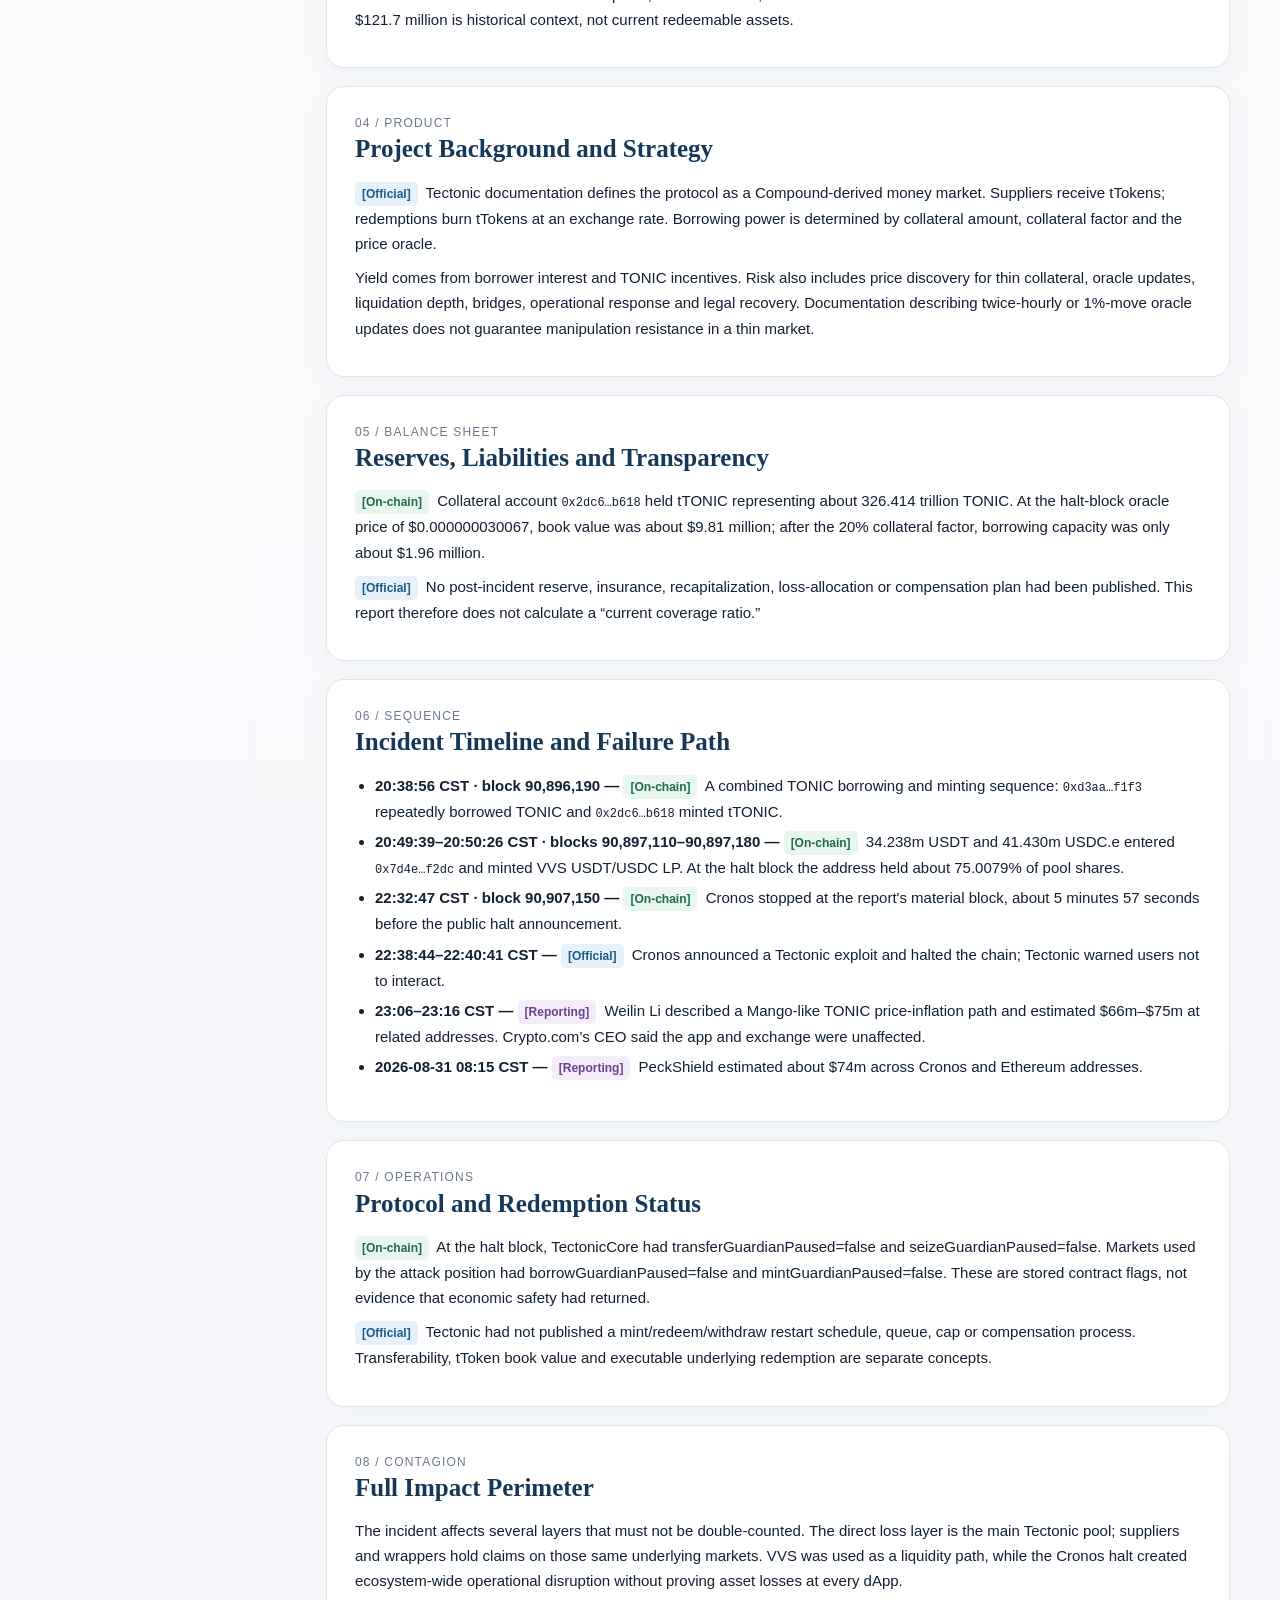
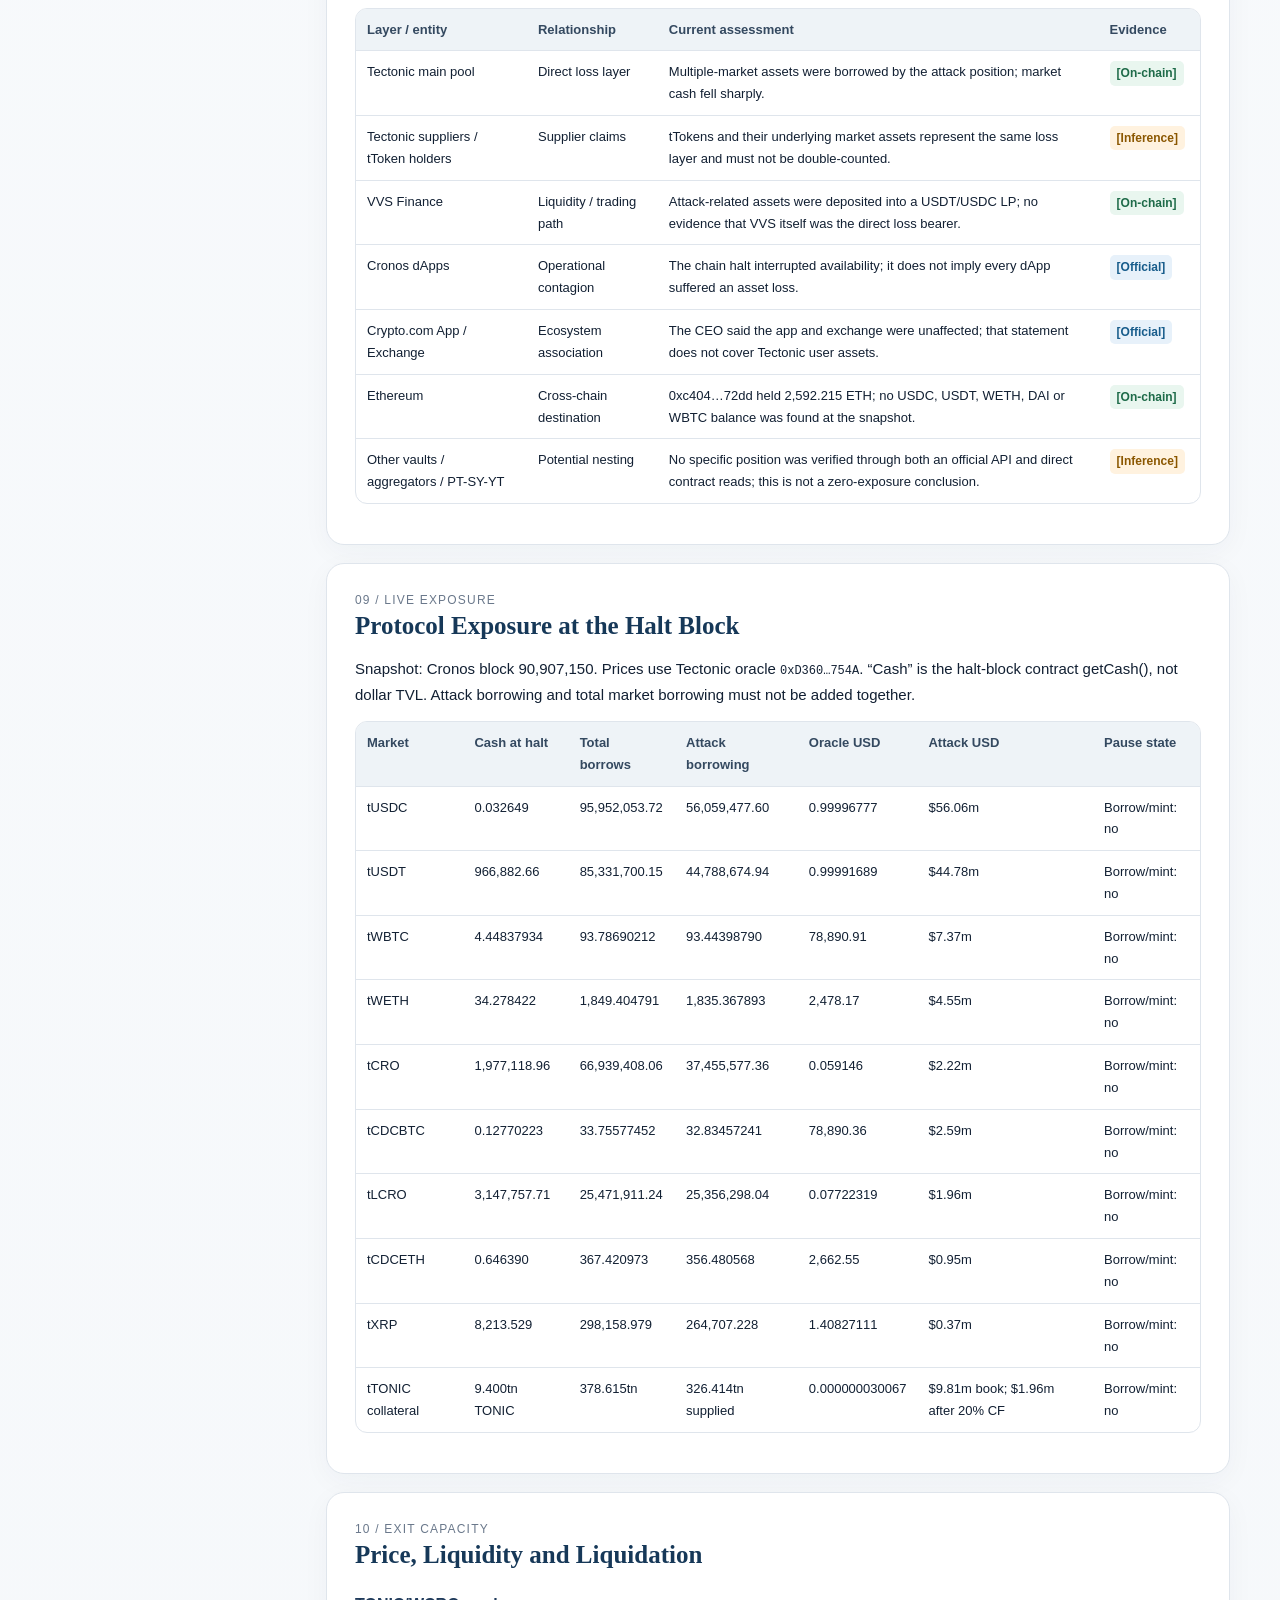
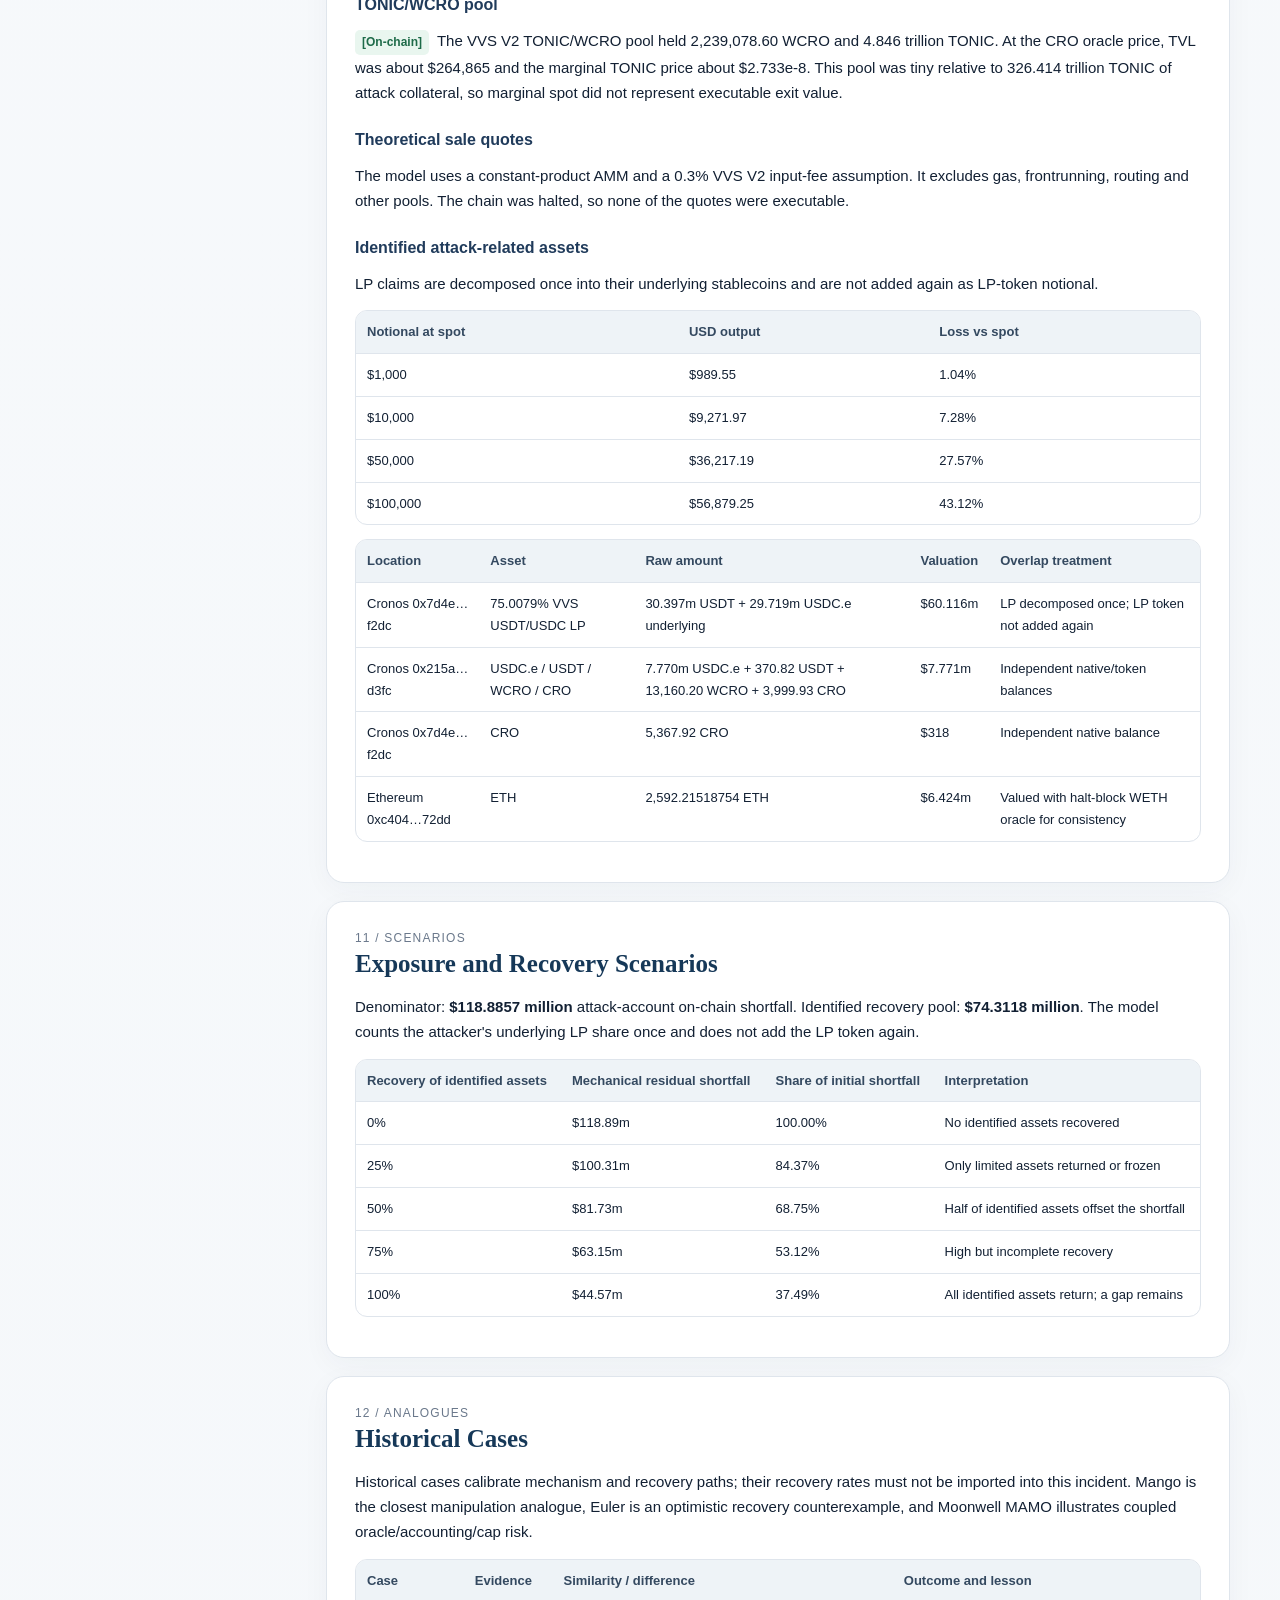
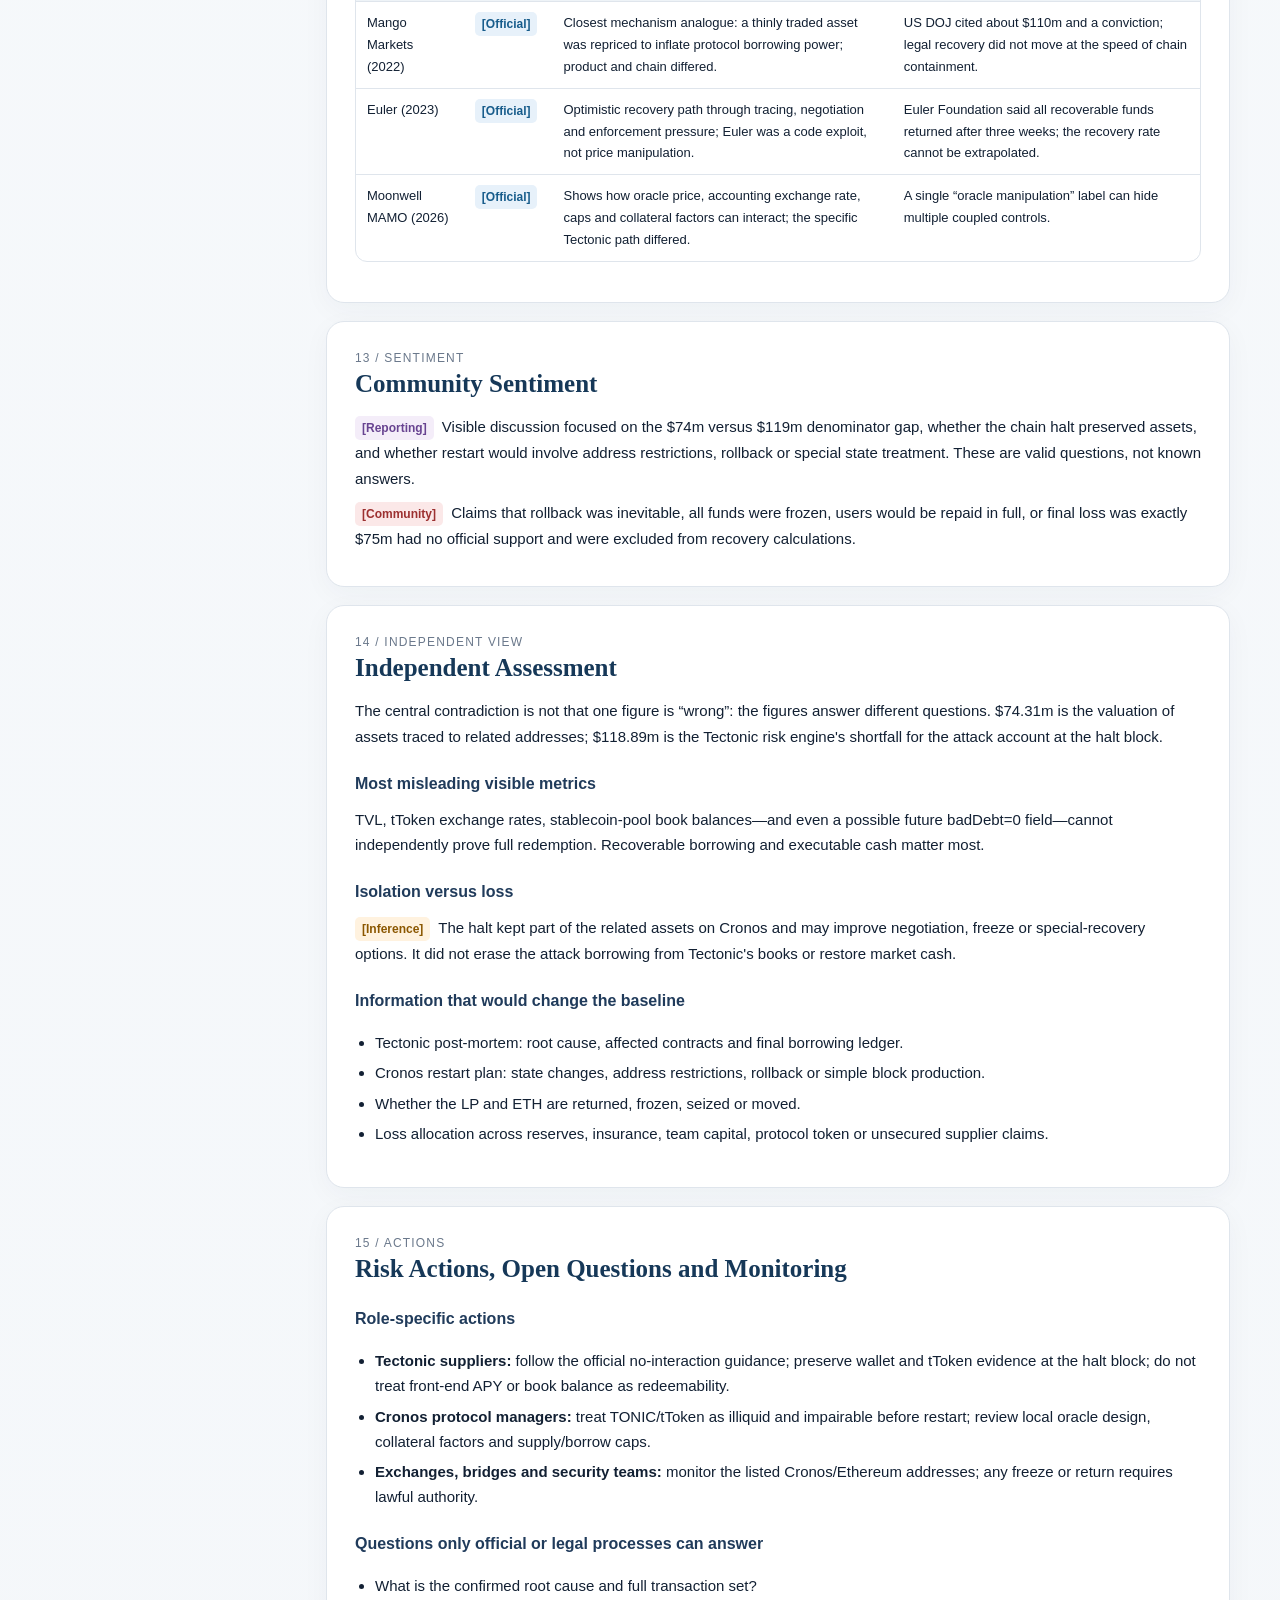
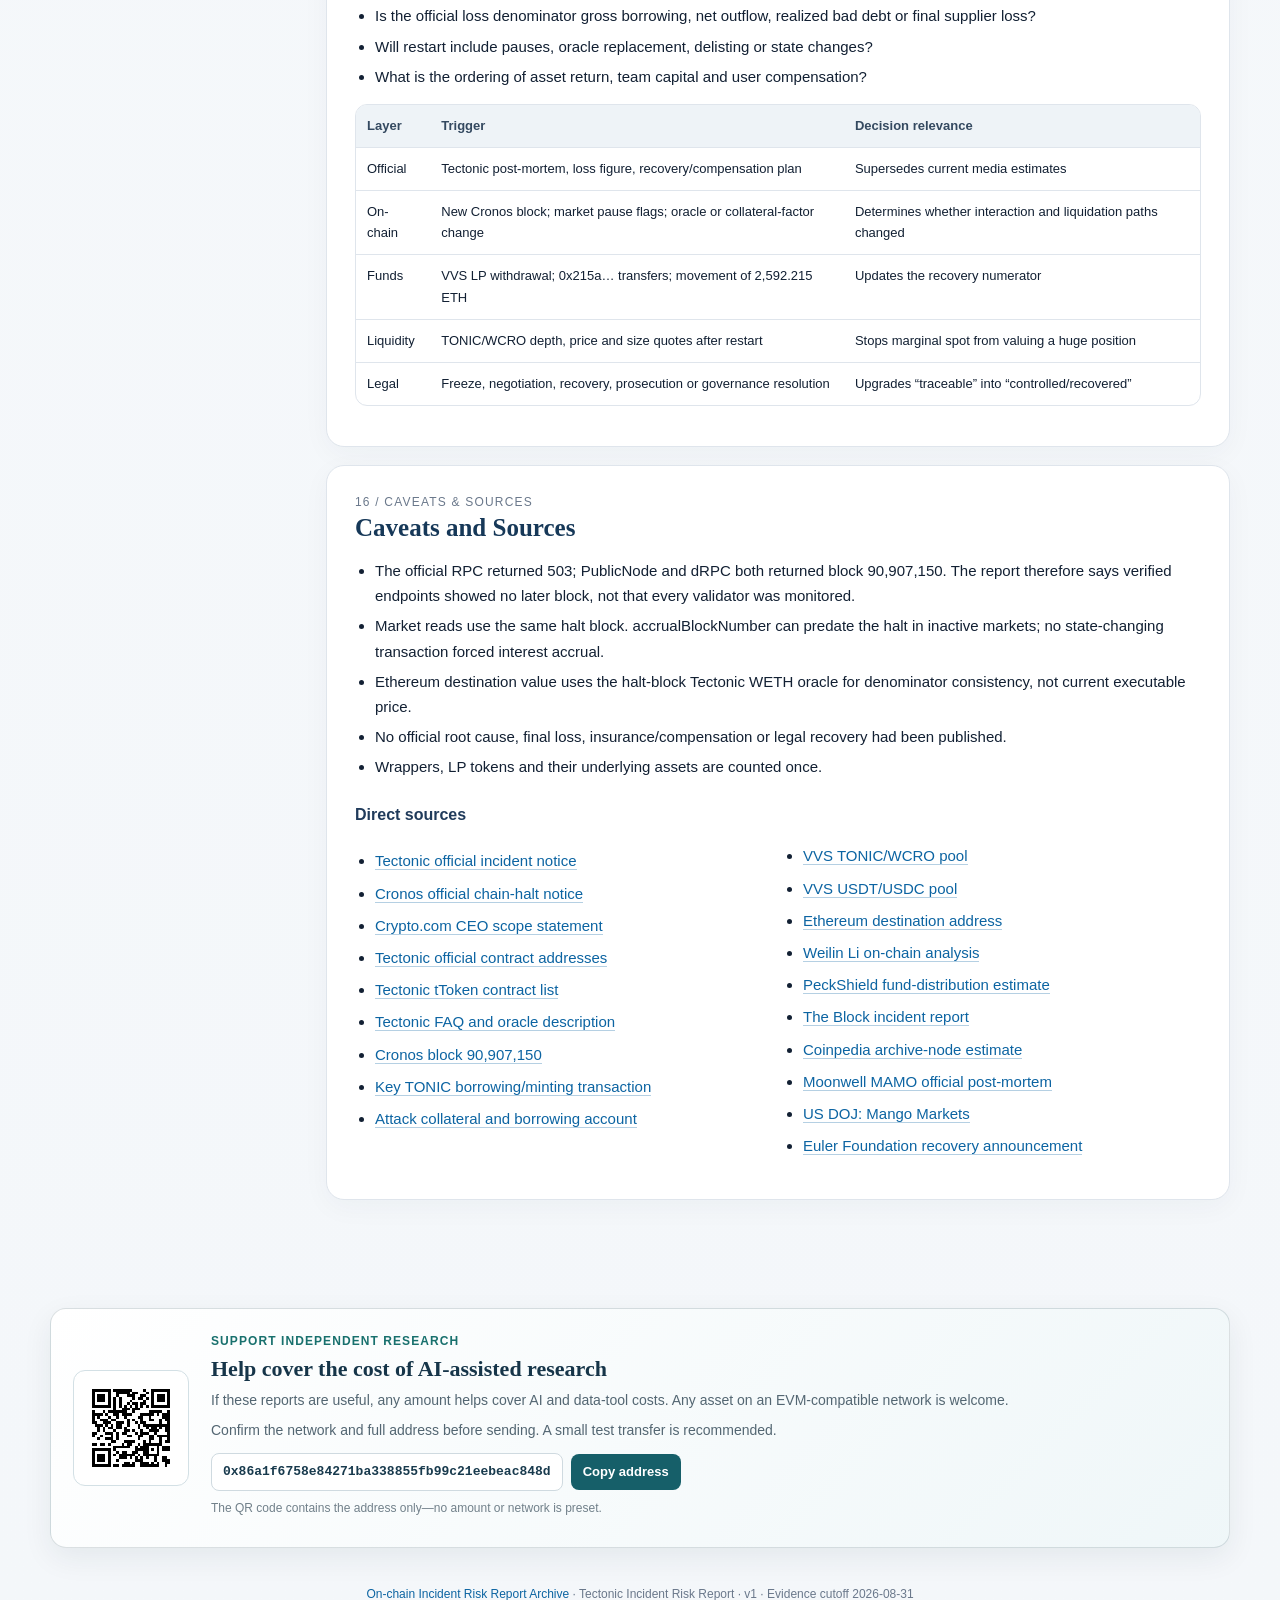
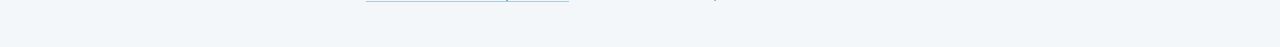
<file: reports/tectonic-2026-08-30/en/index.html>
<!doctype html>
<html lang="en">
<head>
  <meta charset="utf-8">
  <meta name="viewport" content="width=device-width,initial-scale=1">
  <meta name="color-scheme" content="light">
  <title>Tectonic Incident Risk Report v1 · 2026-08-31</title>
  <meta name="description" content="On-chain shortfall, attack-related assets, liquidity and recovery scenarios for the Tectonic incident. Evidence cutoff: 2026-08-31.">
  <meta property="og:type" content="article">
  <meta property="og:title" content="Tectonic Incident Risk Report">
  <meta property="og:description" content="$118.89m on-chain shortfall; $74.31m of identified attack-related assets. They use different denominators.">
  <meta property="og:url" content="https://sharpcx.github.io/incident-risk-reports/reports/tectonic-2026-08-30/en/">
  <meta property="og:image" content="https://sharpcx.github.io/incident-risk-reports/assets/tectonic-cover-en.png">
  <meta property="article:published_time" content="2026-08-31T09:59:15+08:00">
  <meta name="twitter:card" content="summary_large_image">
  <link rel="canonical" href="https://sharpcx.github.io/incident-risk-reports/reports/tectonic-2026-08-30/en/">
  <link rel="alternate" hreflang="zh-CN" href="https://sharpcx.github.io/incident-risk-reports/reports/tectonic-2026-08-30/">
  <link rel="alternate" hreflang="en" href="https://sharpcx.github.io/incident-risk-reports/reports/tectonic-2026-08-30/en/">
  <link rel="alternate" hreflang="x-default" href="https://sharpcx.github.io/incident-risk-reports/reports/tectonic-2026-08-30/">
  <link rel="icon" href="../../../assets/site-icon.svg" type="image/svg+xml">
  <style>
    :root{--ink:#122033;--muted:#617086;--line:#dfe5ec;--paper:#fff;--wash:#f4f7fa;--navy:#17365d;--blue:#1877b9;--red:#bd3a3a;--amber:#a96200;--green:#247754;--purple:#6d55a2;--shadow:0 16px 48px rgba(20,38,63,.08)}
    *{box-sizing:border-box}html{scroll-behavior:smooth}body{margin:0;background:linear-gradient(180deg,#eef3f7 0,#f8fafc 340px,#f4f7fa 100%);color:var(--ink);font:15px/1.68 -apple-system,BlinkMacSystemFont,"Segoe UI","PingFang SC","Noto Sans CJK SC",sans-serif}
    a{color:#0c64a2;text-decoration:none;border-bottom:1px solid rgba(12,100,162,.3)}a:hover{border-color:#0c64a2}.wrap{width:min(1180px,calc(100% - 36px));margin:auto}.hero{padding:58px 0 38px;background:radial-gradient(circle at 88% 4%,rgba(48,123,179,.22),transparent 30%),linear-gradient(135deg,#102640,#183d64);color:#fff}.eyebrow{letter-spacing:.14em;text-transform:uppercase;font-size:12px;color:#9ed3f3;font-weight:750}.hero h1{font-family:Georgia,"Songti SC",serif;font-size:clamp(34px,5vw,60px);line-height:1.08;max-width:900px;margin:12px 0 18px}.hero p{max-width:850px;color:#d9e7f2;font-size:17px}.stamp{display:flex;gap:10px;flex-wrap:wrap;margin-top:22px}.stamp span{border:1px solid rgba(255,255,255,.24);border-radius:999px;padding:6px 11px;font-size:12px;color:#dceaf4;background:rgba(255,255,255,.06)}
    .layout{display:grid;grid-template-columns:250px minmax(0,1fr);gap:26px;align-items:start;padding:28px 0 64px}.toc{position:sticky;top:18px;background:rgba(255,255,255,.92);backdrop-filter:blur(12px);border:1px solid var(--line);border-radius:15px;padding:16px;box-shadow:var(--shadow);max-height:calc(100vh - 36px);overflow:auto}.toc strong{display:block;margin-bottom:8px}.toc a{display:block;border:0;color:#506178;font-size:12px;padding:4px 0}.toc a:hover{color:var(--blue)}main{min-width:0}.section{background:var(--paper);border:1px solid var(--line);border-radius:18px;padding:26px 28px;margin-bottom:18px;box-shadow:0 7px 28px rgba(25,44,70,.04)}.section h2{font-family:Georgia,"Songti SC",serif;font-size:25px;line-height:1.25;margin:0 0 15px;color:#163858}.section h3{font-size:16px;margin:22px 0 8px;color:#203b5b}.section p{margin:9px 0}.lede{font-size:18px;line-height:1.65;color:#18324f}.note{border-left:4px solid var(--amber);background:#fff8ec;padding:12px 15px;border-radius:0 10px 10px 0;margin:14px 0}.danger{border-left-color:var(--red);background:#fff4f4}.good{border-left-color:var(--green);background:#f0faf5}.grid{display:grid;grid-template-columns:repeat(4,1fr);gap:12px}.card{background:var(--wash);border:1px solid var(--line);border-radius:13px;padding:15px}.card small{display:block;color:var(--muted);margin-bottom:7px}.card b{font-family:Georgia,serif;font-size:25px;line-height:1.1;color:var(--navy)}.card.red b{color:var(--red)}.card.amber b{color:var(--amber)}.card.green b{color:var(--green)}
    .label{display:inline-block;font-weight:750;font-size:12px;padding:2px 7px;border-radius:5px;margin-right:4px;white-space:nowrap}.official{background:#e7f1fa;color:#175c8b}.onchain{background:#e9f6ef;color:#1e6b49}.media{background:#f4edf9;color:#684391}.infer{background:#fff2df;color:#8b5700}.rumor{background:#fbe8e8;color:#9c3030}.subtle{color:var(--muted);font-size:13px}.mono{font:12px/1.5 ui-monospace,SFMono-Regular,Menlo,monospace;overflow-wrap:anywhere}.table-wrap{overflow:auto;border:1px solid var(--line);border-radius:12px;margin:14px 0}table{width:100%;border-collapse:collapse;min-width:720px;font-size:13px}th{background:#eef3f7;text-align:left;color:#344960;font-weight:750;position:sticky;top:0}th,td{padding:10px 11px;border-bottom:1px solid var(--line);vertical-align:top}tr:last-child td{border:0}td.num{text-align:right;font-variant-numeric:tabular-nums;white-space:nowrap}.chip{display:inline-block;border:1px solid var(--line);background:#fff;border-radius:999px;padding:2px 7px;font-size:11px;color:#506178}.bars{margin:16px 0}.bar-row{display:grid;grid-template-columns:225px 1fr 112px;gap:10px;align-items:center;margin:9px 0}.bar-track{height:14px;border-radius:999px;background:#e8edf2;overflow:hidden}.bar-fill{height:100%;border-radius:999px;background:linear-gradient(90deg,#1b79b6,#45a4c7)}.bar-fill.red{background:linear-gradient(90deg,#bb3a3a,#e16c5b)}.bar-fill.amber{background:linear-gradient(90deg,#a96200,#df9a28)}.bar-value{text-align:right;font-variant-numeric:tabular-nums}.steps{list-style:none;padding:0;margin:8px 0}.steps li{position:relative;padding:0 0 17px 29px;border-left:2px solid #d9e3eb;margin-left:7px}.steps li:last-child{border-left-color:transparent}.steps li:before{content:"";position:absolute;width:12px;height:12px;background:#2180b8;border:3px solid #dff1fb;border-radius:50%;left:-7px;top:5px}.steps time{font-weight:750;color:#244969}.two{display:grid;grid-template-columns:1fr 1fr;gap:16px}.source-list{columns:2;column-gap:30px}.source-list li{break-inside:avoid;margin-bottom:7px}.footer{color:#6a788b;text-align:center;font-size:12px;padding:10px 0 42px}.kicker{font-size:12px;color:#6a788b;text-transform:uppercase;letter-spacing:.1em}.callout-number{font:700 42px/1 Georgia,serif;color:var(--navy)}ul{padding-left:20px}li{margin:5px 0}
    .siteback{display:inline-flex;align-items:center;gap:6px;color:#c8e2f2;border:0;font-size:13px;margin-bottom:22px}.siteback:hover{color:#fff;border:0}
    @media(max-width:900px){.layout{grid-template-columns:1fr}.toc{display:none}.grid{grid-template-columns:1fr 1fr}.two{grid-template-columns:1fr}.source-list{columns:1}}@media(max-width:560px){.wrap{width:min(100% - 22px,1180px)}.hero{padding-top:38px}.section{padding:21px 18px}.grid{grid-template-columns:1fr}.bar-row{grid-template-columns:1fr}.bar-value{text-align:left}.source-list{padding-left:20px}}
    @media print{body{background:#fff;font-size:10.5pt}.hero{padding:24px 0;background:#fff;color:#111;border-bottom:2px solid #123}.hero p,.stamp span,.eyebrow{color:#333}.layout{display:block;padding-top:14px}.toc{display:none}.section{box-shadow:none;border:0;border-radius:0;padding:12px 0;margin:0;page-break-inside:auto}.table-wrap{break-inside:avoid}.grid,.two{break-inside:avoid}a{color:#111;border:0}.source-list{columns:2}}
  </style>
</head>
<body>
  <header class="hero"><div class="wrap"><div style="display:flex;justify-content:space-between;align-items:center;gap:16px"><a class="siteback" href="../../../en/">← Report archive</a><a class="siteback" href="../" style="border:1px solid rgba(255,255,255,.3);padding:4px 10px;border-radius:999px">中文</a></div><div class="eyebrow">Event Risk / Protocol Solvency / Oracle Manipulation</div><h1>Tectonic Incident Risk Report</h1><p>A conclusion more important than “a roughly $74 million attack”: traceable attacker assets and the Tectonic attack position's on-chain shortfall use different denominators. This report separates official statements, reproducible chain evidence and unresolved questions.</p><div class="stamp"><span>v1 · 2026-08-31</span><span>Cutoff 09:59:15 CST (+08:00)</span><span>Cronos block 90,907,150</span><span>Ethereum block 25,872,114</span></div></div></header>
  <div class="wrap layout">
    <nav class="toc"><strong>Contents</strong><a href="#s1">1. Cutoff</a><a href="#s2">2. Executive Summary</a><a href="#s3">3. Scope and evidence</a><a href="#s4">4. Product and strategy</a><a href="#s5">5. Balance sheet</a><a href="#s6">6. Timeline and path</a><a href="#s7">7. Protocol status</a><a href="#s8">8. Impact perimeter</a><a href="#s9">9. Live exposure</a><a href="#s10">10. Liquidity and liquidation</a><a href="#s11">11. Recovery scenarios</a><a href="#s12">12. Historical cases</a><a href="#s13">13. Sentiment</a><a href="#s14">14. Independent view</a><a href="#s15">15. Actions and monitoring</a><a href="#s16">16. Caveats and sources</a></nav>
    <main>
      <section class="section" id="s1"><div class="kicker">01 / Cutoff</div><h2>Title and Evidence Cutoff</h2><p><b><span class="label onchain">[On-chain]</span></b> The material Cronos block is <a href="https://cronoscan.com/block/90907150" target="_blank" rel="noreferrer">90,907,150</a>, timestamped <b>2026-08-30 14:32:47 UTC</b> (22:32:47 CST), hash <span class="mono">0xab63e57c…ff31ee</span>. At the August 31 09:59:15 CST cutoff, PublicNode and dRPC both returned this same latest block while the official RPC returned HTTP 503.</p>
<p><b><span class="label onchain">[On-chain]</span></b> Ethereum destination balances were referenced at block <a href="https://etherscan.io/block/25872114" target="_blank" rel="noreferrer">25,872,114</a>, timestamped 2026-08-31 01:56:23 UTC.</p></section>

      <section class="section" id="s2"><div class="kicker">02 / Decision First</div><h2>Executive Summary</h2><p><b>The $74 million figure must not be presented as the final loss.</b> At the chain-halt block, the attack position had approximately <b>$120.85 million</b> of oracle-valued borrowings and the risk engine returned an account shortfall of approximately <b>$118.89 million</b>. Separately, roughly <b>$74.31 million</b> of attack-related assets were traceable. The latter may become part of a recovery pool; it is not the liability denominator.</p>
<ul>
<li><b><span class="label official">[Official]</span></b> Tectonic said the incident was under investigation and advised users not to interact until safety was confirmed. Root cause, official loss, restart, solvency and legal recovery remained undisclosed.</li>
<li><b><span class="label official">[Official]</span></b> Cronos Network confirmed a Tectonic exploit and halted the chain.</li>
<li><b><span class="label onchain">[On-chain]</span></b> At the halt block, borrowPaused and mintPaused were still false in the affected markets; containment came from the chain halt, not protocol-level market pauses.</li>
<li><b><span class="label infer">[Inference]</span></b> Even if every identified asset were recovered, a mechanical model still leaves about <b>$44.57 million</b> of residual shortfall. This is not a compensation forecast because recapitalization, insurance, other repayments, freezes, legal costs and unidentified assets are excluded.</li>
</ul><div class="grid"><div class="card red"><small>Attack-position shortfall</small><b>$118.89m</b></div><div class="card"><small>Total attack borrowing</small><b>$120.85m</b></div><div class="card amber"><small>Identified related assets</small><b>$74.31m</b></div><div class="card green"><small>Halt to cutoff</small><b>11.44h</b></div></div></section>

      <section class="section" id="s3"><div class="kicker">03 / Evidence</div><h2>Scope and Evidence Dictionary</h2><ul>
<li><b><span class="label official">[Official]</span></b> Project announcements, documentation, governance and explicit recovery terms.</li>
<li><b><span class="label onchain">[On-chain]</span></b> Contract calls, logs, balances and RPC results tied to a block, unit and decimal convention.</li>
<li><b><span class="label media">[Reporting]</span></b> Media or security-research conclusions not yet confirmed by primary sources.</li>
<li><b><span class="label infer">[Inference]</span></b> Causal analysis or scenarios derived from mechanism and asset flow, not confirmed root cause.</li>
<li><b><span class="label rumor">[Community]</span></b> Unverified claims about compensation, rollback, counterparties or final loss; excluded from quantitative conclusions.</li>
</ul>
<p>Scope: Tectonic's main-pool risk engine and 18 listed markets, with emphasis on the ten markets used by the attack position; VVS TONIC/WCRO and USDT/USDC pools; the Cronos halt; and the Ethereum destination. Pre-incident DefiLlama TVL near $121.7 million is historical context, not current redeemable assets.</p></section>

      <section class="section" id="s4"><div class="kicker">04 / Product</div><h2>Project Background and Strategy</h2><p><b><span class="label official">[Official]</span></b> Tectonic documentation defines the protocol as a Compound-derived money market. Suppliers receive tTokens; redemptions burn tTokens at an exchange rate. Borrowing power is determined by collateral amount, collateral factor and the price oracle.</p>
<p>Yield comes from borrower interest and TONIC incentives. Risk also includes price discovery for thin collateral, oracle updates, liquidation depth, bridges, operational response and legal recovery. Documentation describing twice-hourly or 1%-move oracle updates does not guarantee manipulation resistance in a thin market.</p></section>

      <section class="section" id="s5"><div class="kicker">05 / Balance Sheet</div><h2>Reserves, Liabilities and Transparency</h2><p><b><span class="label onchain">[On-chain]</span></b> Collateral account <span class="mono">0x2dc6…b618</span> held tTONIC representing about 326.414 trillion TONIC. At the halt-block oracle price of $0.000000030067, book value was about $9.81 million; after the 20% collateral factor, borrowing capacity was only about $1.96 million.</p>
<p><b><span class="label official">[Official]</span></b> No post-incident reserve, insurance, recapitalization, loss-allocation or compensation plan had been published. This report therefore does not calculate a “current coverage ratio.”</p></section>

      <section class="section" id="s6"><div class="kicker">06 / Sequence</div><h2>Incident Timeline and Failure Path</h2><ul>
<li><b>20:38:56 CST · block 90,896,190 — <span class="label onchain">[On-chain]</span></b> A combined TONIC borrowing and minting sequence: <span class="mono">0xd3aa…f1f3</span> repeatedly borrowed TONIC and <span class="mono">0x2dc6…b618</span> minted tTONIC.</li>
<li><b>20:49:39–20:50:26 CST · blocks 90,897,110–90,897,180 — <span class="label onchain">[On-chain]</span></b> 34.238m USDT and 41.430m USDC.e entered <span class="mono">0x7d4e…f2dc</span> and minted VVS USDT/USDC LP. At the halt block the address held about 75.0079% of pool shares.</li>
<li><b>22:32:47 CST · block 90,907,150 — <span class="label onchain">[On-chain]</span></b> Cronos stopped at the report's material block, about 5 minutes 57 seconds before the public halt announcement.</li>
<li><b>22:38:44–22:40:41 CST — <span class="label official">[Official]</span></b> Cronos announced a Tectonic exploit and halted the chain; Tectonic warned users not to interact.</li>
<li><b>23:06–23:16 CST — <span class="label media">[Reporting]</span></b> Weilin Li described a Mango-like TONIC price-inflation path and estimated $66m–$75m at related addresses. Crypto.com’s CEO said the app and exchange were unaffected.</li>
<li><b>2026-08-31 08:15 CST — <span class="label media">[Reporting]</span></b> PeckShield estimated about $74m across Cronos and Ethereum addresses.</li>
</ul></section>

      <section class="section" id="s7"><div class="kicker">07 / Operations</div><h2>Protocol and Redemption Status</h2><p><b><span class="label onchain">[On-chain]</span></b> At the halt block, TectonicCore had transferGuardianPaused=false and seizeGuardianPaused=false. Markets used by the attack position had borrowGuardianPaused=false and mintGuardianPaused=false. These are stored contract flags, not evidence that economic safety had returned.</p>
<p><b><span class="label official">[Official]</span></b> Tectonic had not published a mint/redeem/withdraw restart schedule, queue, cap or compensation process. Transferability, tToken book value and executable underlying redemption are separate concepts.</p></section>

      <section class="section" id="s8"><div class="kicker">08 / Contagion</div><h2>Full Impact Perimeter</h2><p>The incident affects several layers that must not be double-counted. The direct loss layer is the main Tectonic pool; suppliers and wrappers hold claims on those same underlying markets. VVS was used as a liquidity path, while the Cronos halt created ecosystem-wide operational disruption without proving asset losses at every dApp.</p><div class="table-wrap"><table><thead><tr><th>Layer / entity</th><th>Relationship</th><th>Current assessment</th><th>Evidence</th></tr></thead><tbody><tr><td>Tectonic main pool</td><td>Direct loss layer</td><td>Multiple-market assets were borrowed by the attack position; market cash fell sharply.</td><td><span class="label onchain">[On-chain]</span></td></tr><tr><td>Tectonic suppliers / tToken holders</td><td>Supplier claims</td><td>tTokens and their underlying market assets represent the same loss layer and must not be double-counted.</td><td><span class="label infer">[Inference]</span></td></tr><tr><td>VVS Finance</td><td>Liquidity / trading path</td><td>Attack-related assets were deposited into a USDT/USDC LP; no evidence that VVS itself was the direct loss bearer.</td><td><span class="label onchain">[On-chain]</span></td></tr><tr><td>Cronos dApps</td><td>Operational contagion</td><td>The chain halt interrupted availability; it does not imply every dApp suffered an asset loss.</td><td><span class="label official">[Official]</span></td></tr><tr><td>Crypto.com App / Exchange</td><td>Ecosystem association</td><td>The CEO said the app and exchange were unaffected; that statement does not cover Tectonic user assets.</td><td><span class="label official">[Official]</span></td></tr><tr><td>Ethereum</td><td>Cross-chain destination</td><td>0xc404…72dd held 2,592.215 ETH; no USDC, USDT, WETH, DAI or WBTC balance was found at the snapshot.</td><td><span class="label onchain">[On-chain]</span></td></tr><tr><td>Other vaults / aggregators / PT-SY-YT</td><td>Potential nesting</td><td>No specific position was verified through both an official API and direct contract reads; this is not a zero-exposure conclusion.</td><td><span class="label infer">[Inference]</span></td></tr></tbody></table></div></section>

      <section class="section" id="s9"><div class="kicker">09 / Live Exposure</div><h2>Protocol Exposure at the Halt Block</h2><p>Snapshot: Cronos block 90,907,150. Prices use Tectonic oracle <span class="mono">0xD360…754A</span>. “Cash” is the halt-block contract getCash(), not dollar TVL. Attack borrowing and total market borrowing must not be added together.</p><div class="table-wrap"><table><thead><tr><th>Market</th><th>Cash at halt</th><th>Total borrows</th><th>Attack borrowing</th><th>Oracle USD</th><th>Attack USD</th><th>Pause state</th></tr></thead><tbody><tr><td>tUSDC</td><td>0.032649</td><td>95,952,053.72</td><td>56,059,477.60</td><td>0.99996777</td><td>$56.06m</td><td>Borrow/mint: no</td></tr><tr><td>tUSDT</td><td>966,882.66</td><td>85,331,700.15</td><td>44,788,674.94</td><td>0.99991689</td><td>$44.78m</td><td>Borrow/mint: no</td></tr><tr><td>tWBTC</td><td>4.44837934</td><td>93.78690212</td><td>93.44398790</td><td>78,890.91</td><td>$7.37m</td><td>Borrow/mint: no</td></tr><tr><td>tWETH</td><td>34.278422</td><td>1,849.404791</td><td>1,835.367893</td><td>2,478.17</td><td>$4.55m</td><td>Borrow/mint: no</td></tr><tr><td>tCRO</td><td>1,977,118.96</td><td>66,939,408.06</td><td>37,455,577.36</td><td>0.059146</td><td>$2.22m</td><td>Borrow/mint: no</td></tr><tr><td>tCDCBTC</td><td>0.12770223</td><td>33.75577452</td><td>32.83457241</td><td>78,890.36</td><td>$2.59m</td><td>Borrow/mint: no</td></tr><tr><td>tLCRO</td><td>3,147,757.71</td><td>25,471,911.24</td><td>25,356,298.04</td><td>0.07722319</td><td>$1.96m</td><td>Borrow/mint: no</td></tr><tr><td>tCDCETH</td><td>0.646390</td><td>367.420973</td><td>356.480568</td><td>2,662.55</td><td>$0.95m</td><td>Borrow/mint: no</td></tr><tr><td>tXRP</td><td>8,213.529</td><td>298,158.979</td><td>264,707.228</td><td>1.40827111</td><td>$0.37m</td><td>Borrow/mint: no</td></tr><tr><td>tTONIC collateral</td><td>9.400tn TONIC</td><td>378.615tn</td><td>326.414tn supplied</td><td>0.000000030067</td><td>$9.81m book; $1.96m after 20% CF</td><td>Borrow/mint: no</td></tr></tbody></table></div></section>

      <section class="section" id="s10"><div class="kicker">10 / Exit Capacity</div><h2>Price, Liquidity and Liquidation</h2><h3>TONIC/WCRO pool</h3>
<p><b><span class="label onchain">[On-chain]</span></b> The VVS V2 TONIC/WCRO pool held 2,239,078.60 WCRO and 4.846 trillion TONIC. At the CRO oracle price, TVL was about $264,865 and the marginal TONIC price about $2.733e-8. This pool was tiny relative to 326.414 trillion TONIC of attack collateral, so marginal spot did not represent executable exit value.</p>
<h3>Theoretical sale quotes</h3>
<p>The model uses a constant-product AMM and a 0.3% VVS V2 input-fee assumption. It excludes gas, frontrunning, routing and other pools. The chain was halted, so none of the quotes were executable.</p>
<h3>Identified attack-related assets</h3>
<p>LP claims are decomposed once into their underlying stablecoins and are not added again as LP-token notional.</p><div class="table-wrap"><table><thead><tr><th>Notional at spot</th><th>USD output</th><th>Loss vs spot</th></tr></thead><tbody><tr><td>$1,000</td><td>$989.55</td><td>1.04%</td></tr><tr><td>$10,000</td><td>$9,271.97</td><td>7.28%</td></tr><tr><td>$50,000</td><td>$36,217.19</td><td>27.57%</td></tr><tr><td>$100,000</td><td>$56,879.25</td><td>43.12%</td></tr></tbody></table></div><div class="table-wrap"><table><thead><tr><th>Location</th><th>Asset</th><th>Raw amount</th><th>Valuation</th><th>Overlap treatment</th></tr></thead><tbody><tr><td>Cronos 0x7d4e…f2dc</td><td>75.0079% VVS USDT/USDC LP</td><td>30.397m USDT + 29.719m USDC.e underlying</td><td>$60.116m</td><td>LP decomposed once; LP token not added again</td></tr><tr><td>Cronos 0x215a…d3fc</td><td>USDC.e / USDT / WCRO / CRO</td><td>7.770m USDC.e + 370.82 USDT + 13,160.20 WCRO + 3,999.93 CRO</td><td>$7.771m</td><td>Independent native/token balances</td></tr><tr><td>Cronos 0x7d4e…f2dc</td><td>CRO</td><td>5,367.92 CRO</td><td>$318</td><td>Independent native balance</td></tr><tr><td>Ethereum 0xc404…72dd</td><td>ETH</td><td>2,592.21518754 ETH</td><td>$6.424m</td><td>Valued with halt-block WETH oracle for consistency</td></tr></tbody></table></div></section>

      <section class="section" id="s11"><div class="kicker">11 / Scenarios</div><h2>Exposure and Recovery Scenarios</h2><p>Denominator: <b>$118.8857 million</b> attack-account on-chain shortfall. Identified recovery pool: <b>$74.3118 million</b>. The model counts the attacker's underlying LP share once and does not add the LP token again.</p><div class="table-wrap"><table><thead><tr><th>Recovery of identified assets</th><th>Mechanical residual shortfall</th><th>Share of initial shortfall</th><th>Interpretation</th></tr></thead><tbody><tr><td>0%</td><td>$118.89m</td><td>100.00%</td><td>No identified assets recovered</td></tr><tr><td>25%</td><td>$100.31m</td><td>84.37%</td><td>Only limited assets returned or frozen</td></tr><tr><td>50%</td><td>$81.73m</td><td>68.75%</td><td>Half of identified assets offset the shortfall</td></tr><tr><td>75%</td><td>$63.15m</td><td>53.12%</td><td>High but incomplete recovery</td></tr><tr><td>100%</td><td>$44.57m</td><td>37.49%</td><td>All identified assets return; a gap remains</td></tr></tbody></table></div></section>

      <section class="section" id="s12"><div class="kicker">12 / Analogues</div><h2>Historical Cases</h2><p>Historical cases calibrate mechanism and recovery paths; their recovery rates must not be imported into this incident. Mango is the closest manipulation analogue, Euler is an optimistic recovery counterexample, and Moonwell MAMO illustrates coupled oracle/accounting/cap risk.</p><div class="table-wrap"><table><thead><tr><th>Case</th><th>Evidence</th><th>Similarity / difference</th><th>Outcome and lesson</th></tr></thead><tbody><tr><td>Mango Markets (2022)</td><td><span class="label official">[Official]</span></td><td>Closest mechanism analogue: a thinly traded asset was repriced to inflate protocol borrowing power; product and chain differed.</td><td>US DOJ cited about $110m and a conviction; legal recovery did not move at the speed of chain containment.</td></tr><tr><td>Euler (2023)</td><td><span class="label official">[Official]</span></td><td>Optimistic recovery path through tracing, negotiation and enforcement pressure; Euler was a code exploit, not price manipulation.</td><td>Euler Foundation said all recoverable funds returned after three weeks; the recovery rate cannot be extrapolated.</td></tr><tr><td>Moonwell MAMO (2026)</td><td><span class="label official">[Official]</span></td><td>Shows how oracle price, accounting exchange rate, caps and collateral factors can interact; the specific Tectonic path differed.</td><td>A single “oracle manipulation” label can hide multiple coupled controls.</td></tr></tbody></table></div></section>

      <section class="section" id="s13"><div class="kicker">13 / Sentiment</div><h2>Community Sentiment</h2><p><b><span class="label media">[Reporting]</span></b> Visible discussion focused on the $74m versus $119m denominator gap, whether the chain halt preserved assets, and whether restart would involve address restrictions, rollback or special state treatment. These are valid questions, not known answers.</p>
<p><b><span class="label rumor">[Community]</span></b> Claims that rollback was inevitable, all funds were frozen, users would be repaid in full, or final loss was exactly $75m had no official support and were excluded from recovery calculations.</p></section>

      <section class="section" id="s14"><div class="kicker">14 / Independent View</div><h2>Independent Assessment</h2><p>The central contradiction is not that one figure is “wrong”: the figures answer different questions. $74.31m is the valuation of assets traced to related addresses; $118.89m is the Tectonic risk engine's shortfall for the attack account at the halt block.</p>
<h3>Most misleading visible metrics</h3>
<p>TVL, tToken exchange rates, stablecoin-pool book balances—and even a possible future badDebt=0 field—cannot independently prove full redemption. Recoverable borrowing and executable cash matter most.</p>
<h3>Isolation versus loss</h3>
<p><b><span class="label infer">[Inference]</span></b> The halt kept part of the related assets on Cronos and may improve negotiation, freeze or special-recovery options. It did not erase the attack borrowing from Tectonic's books or restore market cash.</p>
<h3>Information that would change the baseline</h3>
<ul>
<li>Tectonic post-mortem: root cause, affected contracts and final borrowing ledger.</li>
<li>Cronos restart plan: state changes, address restrictions, rollback or simple block production.</li>
<li>Whether the LP and ETH are returned, frozen, seized or moved.</li>
<li>Loss allocation across reserves, insurance, team capital, protocol token or unsecured supplier claims.</li>
</ul></section>

      <section class="section" id="s15"><div class="kicker">15 / Actions</div><h2>Risk Actions, Open Questions and Monitoring</h2><h3>Role-specific actions</h3>
<ul>
<li><b>Tectonic suppliers:</b> follow the official no-interaction guidance; preserve wallet and tToken evidence at the halt block; do not treat front-end APY or book balance as redeemability.</li>
<li><b>Cronos protocol managers:</b> treat TONIC/tToken as illiquid and impairable before restart; review local oracle design, collateral factors and supply/borrow caps.</li>
<li><b>Exchanges, bridges and security teams:</b> monitor the listed Cronos/Ethereum addresses; any freeze or return requires lawful authority.</li>
</ul>
<h3>Questions only official or legal processes can answer</h3>
<ul>
<li>What is the confirmed root cause and full transaction set?</li>
<li>Is the official loss denominator gross borrowing, net outflow, realized bad debt or final supplier loss?</li>
<li>Will restart include pauses, oracle replacement, delisting or state changes?</li>
<li>What is the ordering of asset return, team capital and user compensation?</li>
</ul><div class="table-wrap"><table><thead><tr><th>Layer</th><th>Trigger</th><th>Decision relevance</th></tr></thead><tbody><tr><td>Official</td><td>Tectonic post-mortem, loss figure, recovery/compensation plan</td><td>Supersedes current media estimates</td></tr><tr><td>On-chain</td><td>New Cronos block; market pause flags; oracle or collateral-factor change</td><td>Determines whether interaction and liquidation paths changed</td></tr><tr><td>Funds</td><td>VVS LP withdrawal; 0x215a… transfers; movement of 2,592.215 ETH</td><td>Updates the recovery numerator</td></tr><tr><td>Liquidity</td><td>TONIC/WCRO depth, price and size quotes after restart</td><td>Stops marginal spot from valuing a huge position</td></tr><tr><td>Legal</td><td>Freeze, negotiation, recovery, prosecution or governance resolution</td><td>Upgrades “traceable” into “controlled/recovered”</td></tr></tbody></table></div></section>

      <section class="section" id="s16"><div class="kicker">16 / Caveats & Sources</div><h2>Caveats and Sources</h2><ul>
<li>The official RPC returned 503; PublicNode and dRPC both returned block 90,907,150. The report therefore says verified endpoints showed no later block, not that every validator was monitored.</li>
<li>Market reads use the same halt block. accrualBlockNumber can predate the halt in inactive markets; no state-changing transaction forced interest accrual.</li>
<li>Ethereum destination value uses the halt-block Tectonic WETH oracle for denominator consistency, not current executable price.</li>
<li>No official root cause, final loss, insurance/compensation or legal recovery had been published.</li>
<li>Wrappers, LP tokens and their underlying assets are counted once.</li>
</ul><h3>Direct sources</h3><ul class="source-list"><li><a href="https://x.com/TectonicFi/status/2094072821630799989" target="_blank" rel="noreferrer">Tectonic official incident notice</a></li><li><a href="https://x.com/CronosNetwork/status/2094072333434769703" target="_blank" rel="noreferrer">Cronos official chain-halt notice</a></li><li><a href="https://x.com/kris/status/2094081766109982764" target="_blank" rel="noreferrer">Crypto.com CEO scope statement</a></li><li><a href="https://tectonic.gitbook.io/docs/developer/smart-contracts-and-security" target="_blank" rel="noreferrer">Tectonic official contract addresses</a></li><li><a href="https://tectonic.gitbook.io/docs/developer/smart-contracts-and-security/ttoken-smart-contracts" target="_blank" rel="noreferrer">Tectonic tToken contract list</a></li><li><a href="https://tectonic.gitbook.io/docs/introduction/faqs" target="_blank" rel="noreferrer">Tectonic FAQ and oracle description</a></li><li><a href="https://cronoscan.com/block/90907150" target="_blank" rel="noreferrer">Cronos block 90,907,150</a></li><li><a href="https://cronoscan.com/tx/0x0fce5ae8d2eeb82c838e750d0e25af1564a2c7d05bf843dd1cfea102ce587d06" target="_blank" rel="noreferrer">Key TONIC borrowing/minting transaction</a></li><li><a href="https://cronoscan.com/address/0x2dc6A36F4e5eeEFE112C01569de96dEa496Bb618" target="_blank" rel="noreferrer">Attack collateral and borrowing account</a></li><li><a href="https://cronoscan.com/address/0x4B377121d968Bf7a62D51B96523d59506e7c2BF0" target="_blank" rel="noreferrer">VVS TONIC/WCRO pool</a></li><li><a href="https://cronoscan.com/address/0x39cC0E14795A8e6e9D02A21091b81FE0d61D82f9" target="_blank" rel="noreferrer">VVS USDT/USDC pool</a></li><li><a href="https://etherscan.io/address/0xc404160b79bd8905061a1caecbeca2eeab3f72dd" target="_blank" rel="noreferrer">Ethereum destination address</a></li><li><a href="https://x.com/hklst4r/status/2094079327176466563" target="_blank" rel="noreferrer">Weilin Li on-chain analysis</a></li><li><a href="https://x.com/PeckShieldAlert/status/2094217367434015065" target="_blank" rel="noreferrer">PeckShield fund-distribution estimate</a></li><li><a href="https://www.theblock.co/news/defi/2026-08-30-crypto-com-linked-cronos-network-halts-after-tectonic-exploit-estimated-at-75-million-413069" target="_blank" rel="noreferrer">The Block incident report</a></li><li><a href="https://coinpedia.org/news/cronos-blockchain-pauses-after-tectonic-lending-exploit-119-5m-at-risk/" target="_blank" rel="noreferrer">Coinpedia archive-node estimate</a></li><li><a href="https://forum.moonwell.fi/t/post-mortem-mamo-market-incident-on-base/2208" target="_blank" rel="noreferrer">Moonwell MAMO official post-mortem</a></li><li><a href="https://www.justice.gov/usao-sdny/pr/man-convicted-110-million-cryptocurrency-scheme" target="_blank" rel="noreferrer">US DOJ: Mango Markets</a></li><li><a href="https://forum.euler.finance/t/special-announcement/900" target="_blank" rel="noreferrer">Euler Foundation recovery announcement</a></li></ul></section>
    </main>
  </div>
  <div class="wrap footer"><a href="../../../en/">On-chain Incident Risk Report Archive</a> · Tectonic Incident Risk Report · v1 · Evidence cutoff 2026-08-31</div>
  <script src="../../../assets/donation.js"></script>
</body>
</html>
</file>
<file: assets/site.css>
:root {
  --ink: #152235;
  --muted: #66758a;
  --line: #dce3ea;
  --paper: #ffffff;
  --wash: #f3f6f8;
  --navy: #102a46;
  --blue: #1671a8;
  --red: #b93d3d;
  --amber: #9a6105;
  --shadow: 0 22px 65px rgba(14, 34, 55, 0.1);
}

* { box-sizing: border-box; }
html { scroll-behavior: smooth; }
body {
  margin: 0;
  overflow-x: hidden;
  color: var(--ink);
  background:
    radial-gradient(circle at 90% 0, rgba(50, 137, 187, 0.12), transparent 26rem),
    linear-gradient(180deg, #eef3f6 0, #f8fafb 34rem, #f4f6f8 100%);
  font: 15px/1.65 -apple-system, BlinkMacSystemFont, "Segoe UI", "PingFang SC", "Noto Sans CJK SC", sans-serif;
}

a { color: inherit; }
.wrap { width: min(1120px, calc(100% - 40px)); margin: auto; }
.site-nav { display: flex; align-items: center; justify-content: space-between; padding: 24px 0; }
.brand { display: flex; align-items: center; gap: 11px; text-decoration: none; font-weight: 760; }
.mark { width: 31px; height: 31px; border: 1px solid rgba(255,255,255,.3); border-radius: 9px; display: grid; place-items: center; background: rgba(255,255,255,.08); }
.nav-note { color: #b8cce0; font-size: 13px; }

.hero { color: #fff; background: linear-gradient(135deg, #0d243c 0%, #183e63 70%, #1c5479 100%); }
.hero-inner { padding: 74px 0 90px; }
.eyebrow { color: #8fd0f3; font-size: 12px; font-weight: 780; letter-spacing: .16em; text-transform: uppercase; }
h1 { margin: 15px 0 22px; max-width: 880px; font: 700 clamp(40px, 6vw, 72px)/1.06 Georgia, "Songti SC", serif; letter-spacing: -.02em; }
.hero-copy { max-width: 770px; color: #d7e6f2; font-size: 18px; }
.principles { display: flex; gap: 9px; flex-wrap: wrap; margin-top: 28px; }
.principles span { padding: 7px 11px; border: 1px solid rgba(255,255,255,.22); border-radius: 999px; color: #dcebf6; font-size: 12px; background: rgba(255,255,255,.05); }

main { padding: 52px 0 88px; }
.section-head { display: flex; align-items: end; justify-content: space-between; gap: 24px; margin-bottom: 20px; }
.section-head h2 { margin: 0; color: var(--navy); font: 700 30px/1.2 Georgia, "Songti SC", serif; }
.section-head p { margin: 0; color: var(--muted); }
.report-list { display: grid; gap: 18px; }
.report-card { display: grid; grid-template-columns: minmax(0, 1fr) auto; gap: 26px; overflow: hidden; padding: 28px; border: 1px solid var(--line); border-radius: 20px; background: rgba(255,255,255,.94); box-shadow: var(--shadow); text-decoration: none; transition: transform .18s ease, border-color .18s ease; }
.report-card:hover { transform: translateY(-3px); border-color: #a8c5d8; }
.report-meta { display: flex; gap: 9px; align-items: center; flex-wrap: wrap; color: var(--muted); font-size: 12px; }
.pill { padding: 3px 8px; border-radius: 999px; background: #eef3f7; border: 1px solid var(--line); }
.pill.critical { color: #9f3030; background: #fff0f0; border-color: #efcccc; }
.pill.research { color: #245f76; background: #eaf7f8; border-color: #c1e1e5; }
.report-card h3 { margin: 12px 0 9px; color: #163a5a; font: 700 26px/1.25 Georgia, "Songti SC", serif; }
.summary { max-width: 750px; margin: 0; color: #506176; }
.metrics { display: grid; grid-template-columns: repeat(2, minmax(112px, 1fr)); gap: 10px; align-self: stretch; }
.metric { min-width: 125px; padding: 15px; border: 1px solid var(--line); border-radius: 13px; background: var(--wash); }
.metric small { display: block; color: var(--muted); margin-bottom: 6px; }
.metric b { color: var(--navy); font: 700 24px/1 Georgia, serif; }
.empty { padding: 32px; color: var(--muted); border: 1px dashed #bac6d1; border-radius: 16px; text-align: center; }
.method { display: grid; grid-template-columns: repeat(3, 1fr); gap: 15px; margin-top: 56px; }
.method article { padding: 22px; border-top: 3px solid #2e82b2; background: rgba(255,255,255,.7); }
.method h3 { margin: 0 0 7px; font-size: 15px; }
.method p { margin: 0; color: var(--muted); font-size: 13px; }
footer { padding: 26px 0 42px; border-top: 1px solid var(--line); color: var(--muted); font-size: 12px; }

@media (max-width: 760px) {
  .nav-note { display: none; }
  .hero-inner { padding: 48px 0 62px; }
  .report-card { grid-template-columns: 1fr; padding: 22px; }
  .metrics { order: -1; }
  .method { grid-template-columns: 1fr; }
  .section-head { display: block; }
  .section-head p { margin-top: 6px; }
}

@media (max-width: 480px) {
  .wrap { width: min(100% - 28px, 1120px); }
  h1 { font-size: 39px; }
  .hero-copy { font-size: 16px; }
  .report-card { padding: 18px; }
  .metrics { grid-template-columns: 1fr; }
}
</file>
